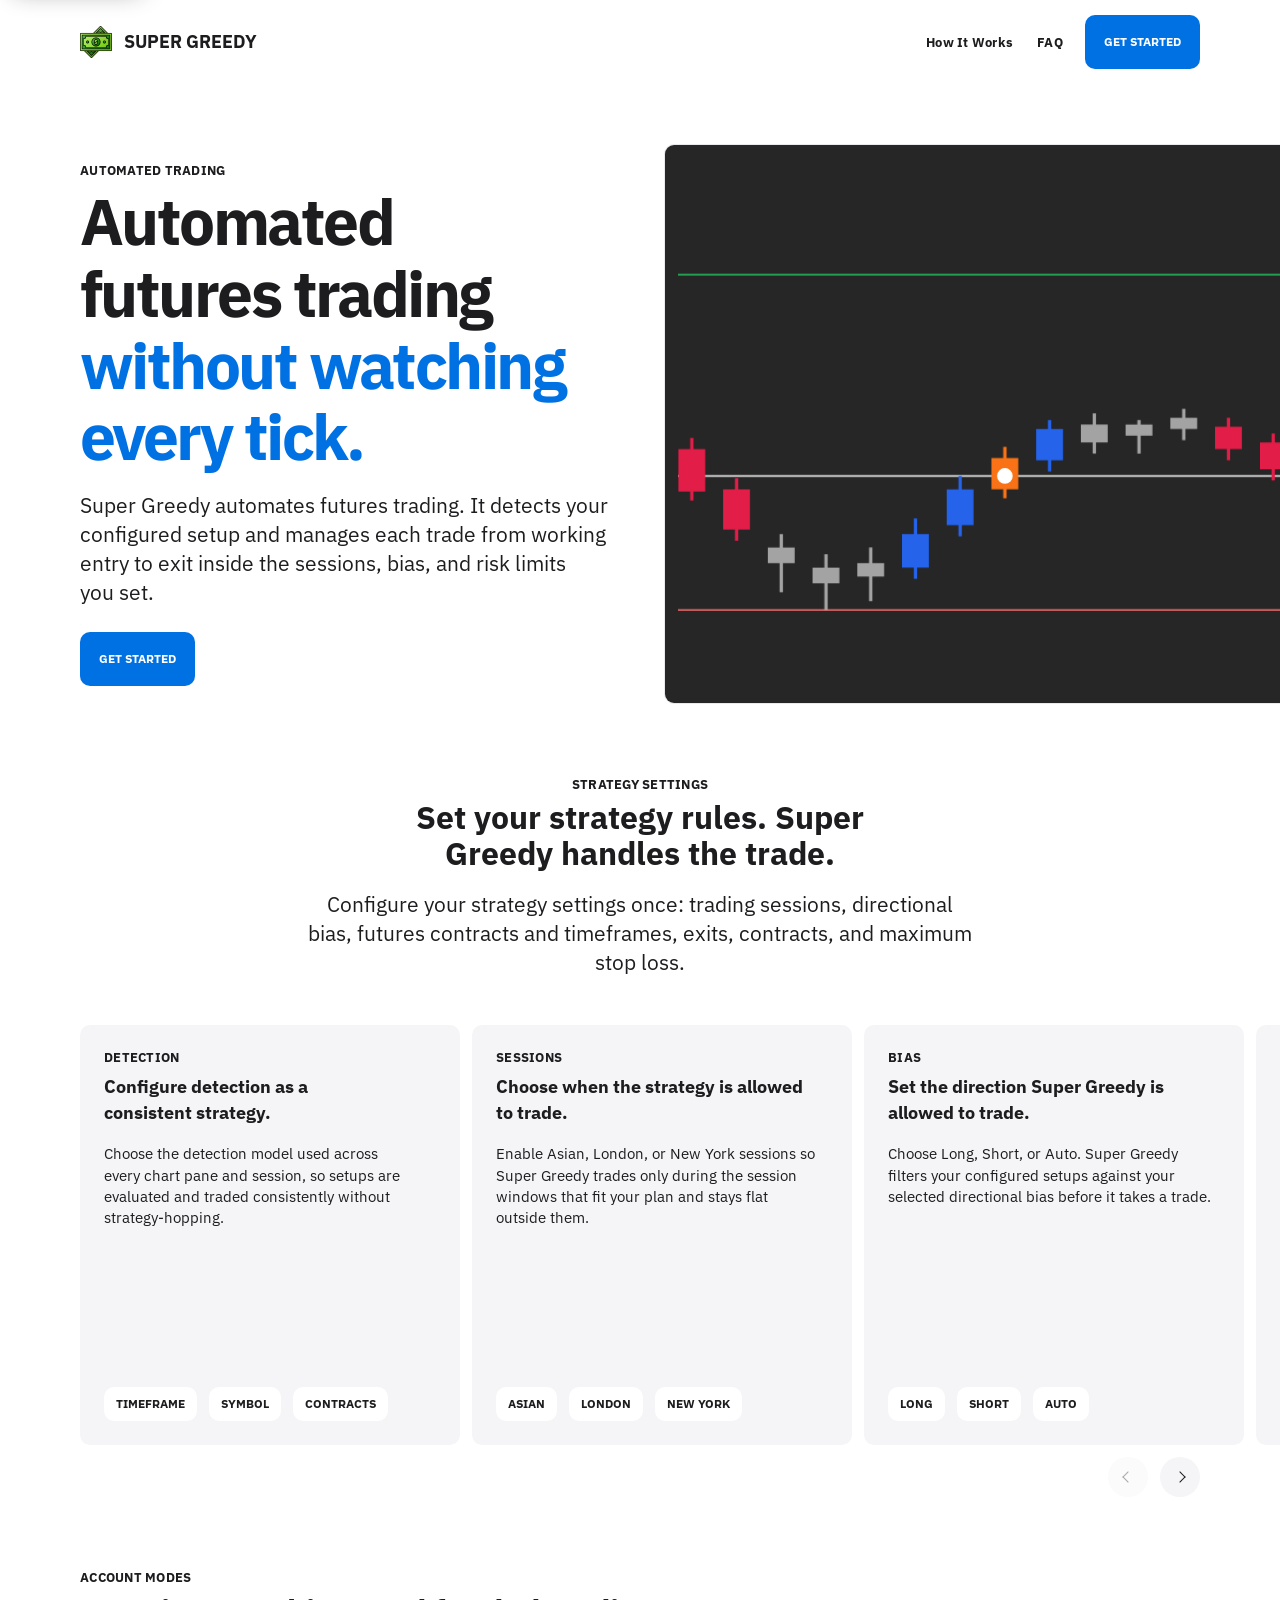
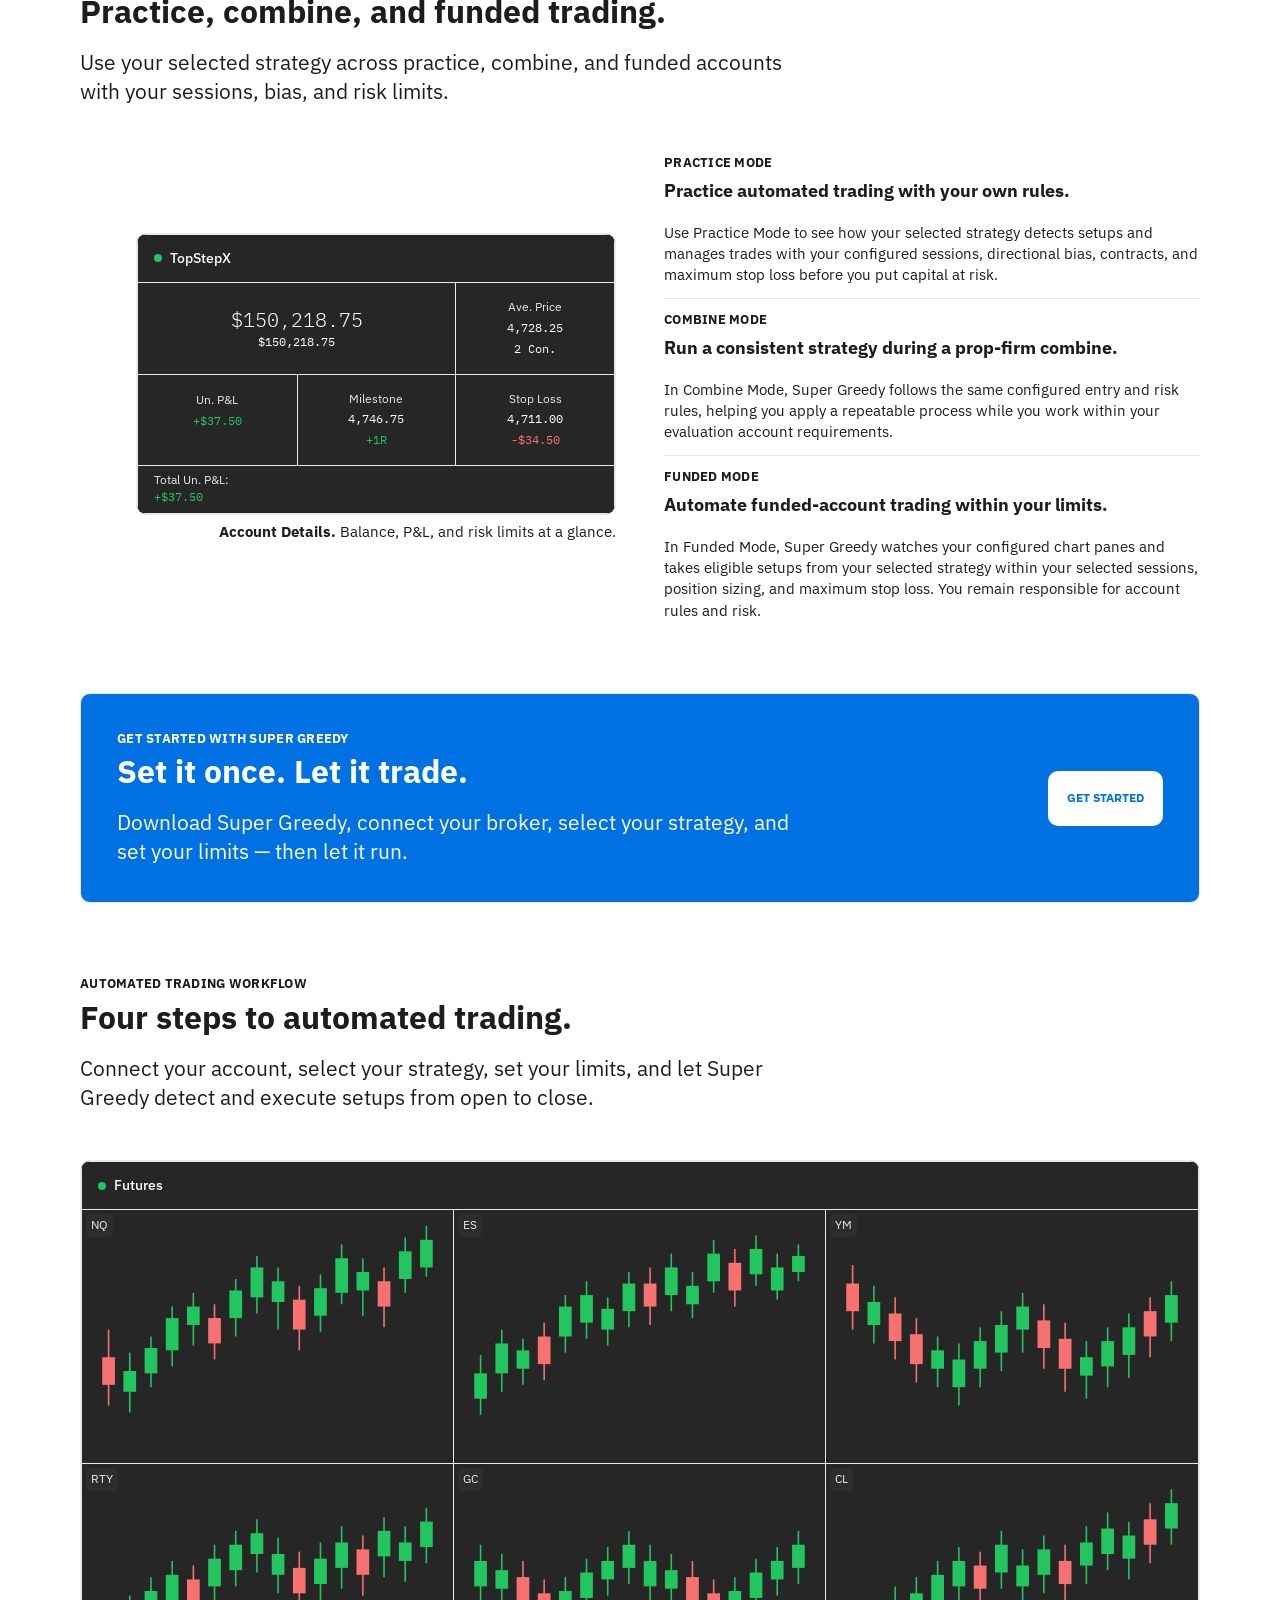
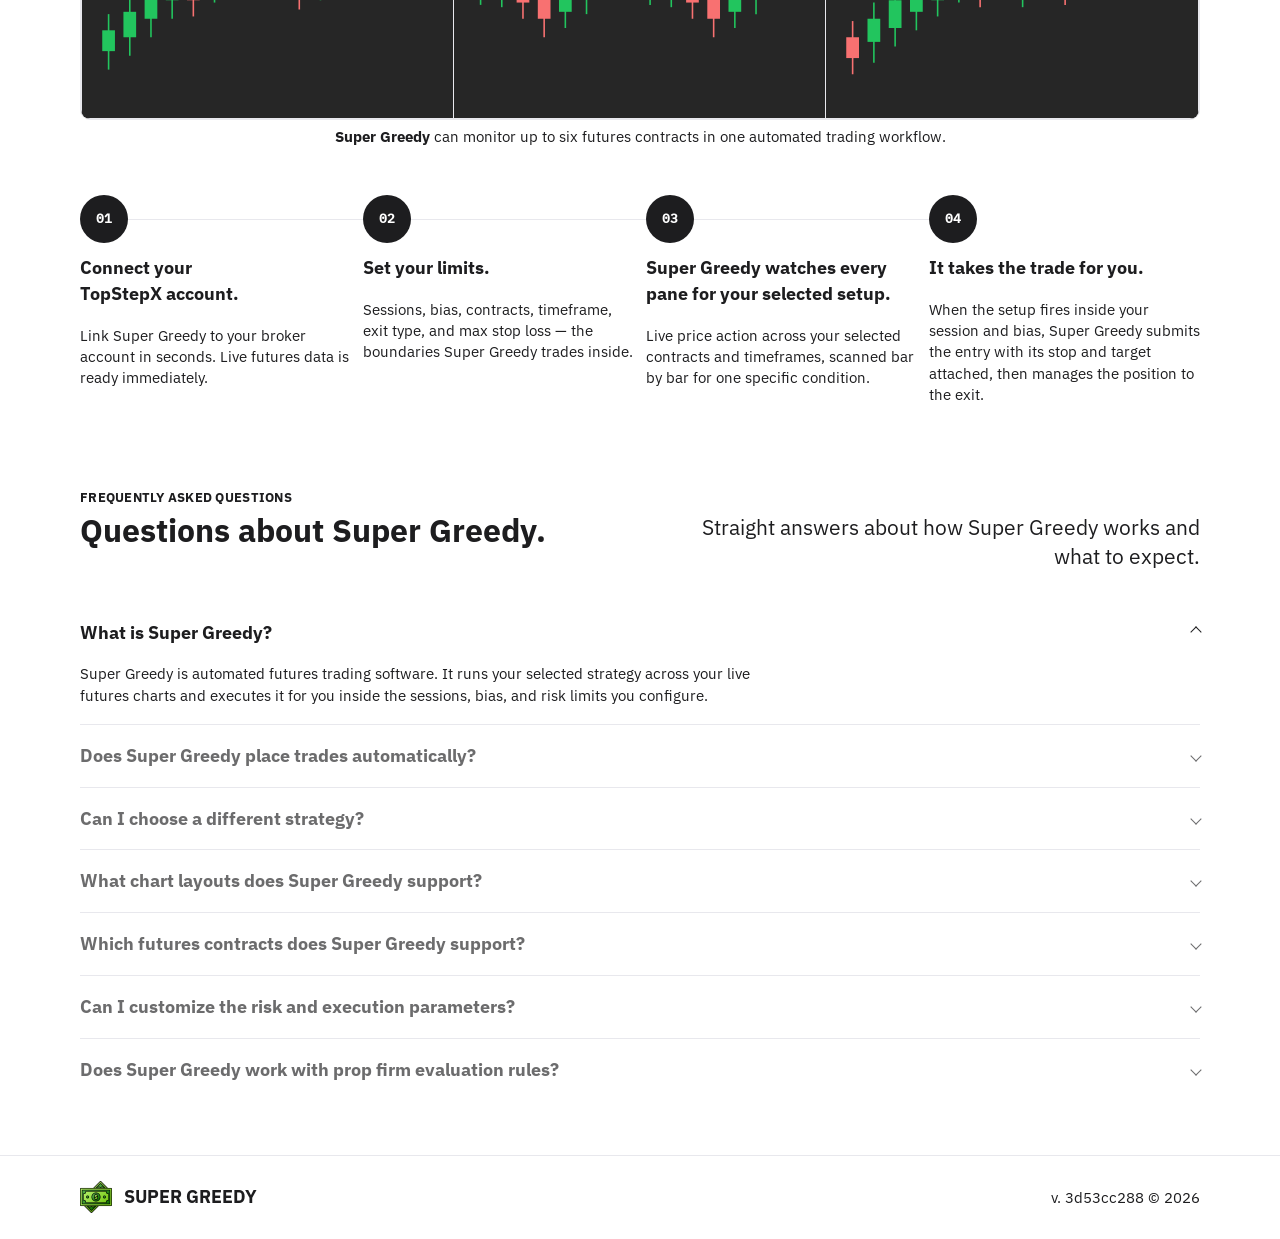
<file: index.html>
<!doctype html><html lang="en"><head><meta charset="UTF-8"/><meta name="viewport" content="width=device-width,initial-scale=1"/><title>Super Greedy | Automated Trading for Futures</title><meta name="description" content="Super Greedy automates futures trading. It detects your configured setup and manages each trade inside the sessions, bias, and risk limits you set."/><meta name="author" content="Super Greedy"/><meta name="application-name" content="Super Greedy"/><meta name="robots" content="index,follow,max-image-preview:large"/><meta name="googlebot" content="index,follow,max-image-preview:large,max-snippet:-1,max-video-preview:-1"/><meta name="bingbot" content="index,follow,max-image-preview:large,max-snippet:-1,max-video-preview:-1"/><meta name="theme-color" content="rgb(29, 29, 31)"/><meta name="referrer" content="strict-origin-when-cross-origin"/><link rel="canonical" href="https://supergreedy.com/"/><link rel="alternate" type="text/plain" href="https://supergreedy.com/llms.txt" title="LLMs"/><link rel="manifest" href="/assets/site.webmanifest?v=3d53cc288"/><link rel="icon" type="image/png" href="/assets/icons/supergreedy.png?v=3d53cc288" sizes="512x512"/><meta property="og:type" content="website"/><meta property="og:site_name" content="Super Greedy"/><meta property="og:title" content="Super Greedy | Automated Trading for Futures"/><meta property="og:description" content="Automated futures trading. Your selected strategy, managed inside the limits you set."/><meta property="og:url" content="https://supergreedy.com/"/><meta property="og:locale" content="en_US"/><meta property="og:image" content="https://supergreedy.com/assets/images/supergreedy-trading-bot-futures-dashboard-multicontracts-1192.webp?v=3d53cc288"/><meta property="og:image:width" content="1192"/><meta property="og:image:height" content="726"/><meta property="og:image:type" content="image/webp"/><meta property="og:image:alt" content="Super Greedy futures trading dashboard showing multiple contracts in one workspace"/><meta name="twitter:image" content="https://supergreedy.com/assets/images/supergreedy-trading-bot-futures-dashboard-multicontracts-1192.webp?v=3d53cc288"/><meta name="twitter:image:alt" content="Super Greedy futures trading dashboard showing multiple contracts in one workspace"/><meta name="twitter:card" content="summary_large_image"/><meta name="twitter:title" content="Super Greedy | Automated Trading for Futures"/><meta name="twitter:description" content="Automated futures trading. Your selected strategy, managed inside the limits you set."/><script type="application/ld+json" id="marketing-json-ld-build">{"@context":"https://schema.org","@graph":[{"@type":"WebSite","inLanguage":"en-US","@id":"https://supergreedy.com/#website","name":"Super Greedy","url":"https://supergreedy.com/","description":"Super Greedy is an automated TopStepX trading bot for futures. Your selected strategy is detected and executed inside the limits traders set.","publisher":{"@id":"https://supergreedy.com/#organization"}},{"@type":"Organization","contactType":"customer support","availableLanguage":["en-US"],"@id":"https://supergreedy.com/#organization","name":"Super Greedy","url":"https://supergreedy.com/","description":"Super Greedy builds automated TopStepX trading software for futures traders.","email":"hello@supergreedy.com","contactPoint":[{"@type":"ContactPoint","contactType":"customer support","email":"hello@supergreedy.com","availableLanguage":["en-US"]}],"logo":{"@id":"https://supergreedy.com/#logo-image"}},{"@type":"ImageObject","@id":"https://supergreedy.com/#logo-image","name":"Super Greedy","url":"https://supergreedy.com/assets/media/logo.svg?v=3d53cc288","contentUrl":"https://supergreedy.com/assets/media/logo.svg?v=3d53cc288","width":512,"height":512,"caption":"Super Greedy app icon","description":"The Super Greedy brand icon."},{"@type":"ImageObject","@id":"https://supergreedy.com/#dashboardTimeframe-image","name":"Super Greedy Futures Trading Dashboard","url":"https://supergreedy.com/assets/images/supergreedy-trading-bot-futures-dashboard-multitimeframe.webp?v=3d53cc288","contentUrl":"https://supergreedy.com/assets/images/supergreedy-trading-bot-futures-dashboard-multitimeframe.webp?v=3d53cc288","width":1276,"height":768,"caption":"Timeframe. Multiple chart intervals, one contract.","description":"A detailed view of the TopStepX futures trading workflow on a laptop, featuring multiple candlestick charts, trading session controls, and automated trading controls."},{"@type":"ImageObject","@id":"https://supergreedy.com/#dashboardMulticontracts-image","name":"Super Greedy Futures Contracts Dashboard","url":"https://supergreedy.com/assets/images/supergreedy-trading-bot-futures-dashboard-multicontracts-1192.webp?v=3d53cc288","contentUrl":"https://supergreedy.com/assets/images/supergreedy-trading-bot-futures-dashboard-multicontracts-1192.webp?v=3d53cc288","width":1192,"height":726,"caption":"Futures. Multiple contracts in one workspace.","description":"A detailed view of the TopStepX futures trading workflow on a laptop, featuring multiple candlestick charts, trading session controls, and automated trading controls."},{"@type":"WebPage","@id":"https://supergreedy.com/#webpage","url":"https://supergreedy.com/","name":"Super Greedy | Automated Trading for Futures","description":"Super Greedy automates futures trading. It detects your configured setup and manages each trade inside the sessions, bias, and risk limits you set.","isPartOf":{"@id":"https://supergreedy.com/#website"},"inLanguage":"en-US","primaryImageOfPage":{"@id":"https://supergreedy.com/#dashboardMulticontracts-image"},"speakable":{"@type":"SpeakableSpecification","cssSelector":["#hero-title","#hero-description","#features-title","#features-description","#account-modes-title","#account-modes-description","#how-it-works-title","#how-it-works-description"]},"about":{"@id":"https://supergreedy.com/#software"},"mainEntity":{"@id":"https://supergreedy.com/#software"},"hasPart":[{"@id":"https://supergreedy.com/#feature-controls"},{"@id":"https://supergreedy.com/#trading-modes"},{"@id":"https://supergreedy.com/#howto"},{"@id":"https://supergreedy.com/#faq"}]},{"@type":"SoftwareApplication","@id":"https://supergreedy.com/#software","name":"Super Greedy","description":"Super Greedy is an automated TopStepX futures trading bot. It runs your selected strategy across live futures charts and manages each trade automatically — submitting the entry with its stop loss and take profit — inside the sessions, bias, contract, timeframe, and max stop loss the trader configures.","applicationCategory":"FinanceApplication","applicationSubCategory":"Futures trading automation software","operatingSystem":"macOS, Windows","inLanguage":"en-US","keywords":"TopStepX trading bot, TopStepX automated trading, automated futures trading, futures trading bot, strategy automation, Opening Range Breakout, ORB, ES futures, NQ futures, MES futures, MNQ futures, prop firm trading","url":"https://supergreedy.com/","mainEntityOfPage":{"@id":"https://supergreedy.com/#webpage"},"publisher":{"@id":"https://supergreedy.com/#organization"},"brand":{"@id":"https://supergreedy.com/#organization"},"image":"https://supergreedy.com/assets/images/supergreedy-trading-bot-futures-dashboard-multitimeframe.webp?v=3d53cc288","screenshot":["https://supergreedy.com/assets/images/supergreedy-trading-bot-futures-dashboard-multitimeframe.webp?v=3d53cc288","https://supergreedy.com/assets/images/supergreedy-trading-bot-futures-dashboard-multicontracts-1192.webp?v=3d53cc288"],"audience":{"@type":"Audience","audienceType":"Futures traders; prop firm traders; swing traders"},"featureList":["Configure detection as a consistent strategy.","Choose when the strategy is allowed to trade.","Set the direction Super Greedy is allowed to trade.","Choose the futures contracts and timeframes the strategy watches.","Define exits and maximum loss before every trade."]},{"@type":"ItemList","@id":"https://supergreedy.com/#feature-controls","name":"Set your strategy rules. Super Greedy handles the trade.","description":"Configure your strategy settings once: trading sessions, directional bias, futures contracts and timeframes, exits, contracts, and maximum stop loss.","itemListElement":[{"@type":"ListItem","position":1,"description":"Choose the detection model used across every chart pane and session, so setups are evaluated and traded consistently without strategy-hopping.","name":"Configure detection as a consistent strategy."},{"@type":"ListItem","position":2,"description":"Enable Asian, London, or New York sessions so Super Greedy trades only during the session windows that fit your plan and stays flat outside them.","name":"Choose when the strategy is allowed to trade."},{"@type":"ListItem","position":3,"description":"Choose Long, Short, or Auto. Super Greedy filters your configured setups against your selected directional bias before it takes a trade.","name":"Set the direction Super Greedy is allowed to trade."},{"@type":"ListItem","position":4,"description":"Configure futures contracts and timeframes you follow. Each selected chart pane stays synced to live futures data and can trade.","name":"Choose the futures contracts and timeframes the strategy watches."},{"@type":"ListItem","position":5,"description":"Set exit type, contracts, timeframe, and maximum stop loss in advance. Super Greedy submits the protective bracket with the order instead of adding it afterward.","name":"Define exits and maximum loss before every trade."}]},{"@type":"ItemList","@id":"https://supergreedy.com/#trading-modes","name":"Practice, combine, and funded trading.","description":"Use your selected strategy across practice, combine, and funded accounts with your sessions, bias, and risk limits.","itemListElement":[{"@type":"ListItem","position":1,"name":"Practice automated trading with your own rules.","description":"Use Practice Mode to see how your selected strategy detects setups and manages trades with your configured sessions, directional bias, contracts, and maximum stop loss before you put capital at risk."},{"@type":"ListItem","position":2,"name":"Run a consistent strategy during a prop-firm combine.","description":"In Combine Mode, Super Greedy follows the same configured entry and risk rules, helping you apply a repeatable process while you work within your evaluation account requirements."},{"@type":"ListItem","position":3,"name":"Automate funded-account trading within your limits.","description":"In Funded Mode, Super Greedy watches your configured chart panes and takes eligible setups from your selected strategy within your selected sessions, position sizing, and maximum stop loss. You remain responsible for account rules and risk."}]},{"@type":"HowTo","@id":"https://supergreedy.com/#howto","name":"Four steps to automated trading.","description":"Connect your account, select your strategy, set your limits, and let Super Greedy detect and execute setups from open to close.","step":[{"@type":"HowToStep","position":1,"name":"Connect your TopStepX account.","text":"Link Super Greedy to your broker account in seconds. Live futures data is ready immediately."},{"@type":"HowToStep","position":2,"name":"Set your limits.","text":"Sessions, bias, contracts, timeframe, exit type, and max stop loss — the boundaries Super Greedy trades inside."},{"@type":"HowToStep","position":3,"name":"Super Greedy watches every pane for your selected setup.","text":"Live price action across your selected contracts and timeframes, scanned bar by bar for one specific condition."},{"@type":"HowToStep","position":4,"name":"It takes the trade for you.","text":"When the setup fires inside your session and bias, Super Greedy submits the entry with its stop and target attached, then manages the position to the exit."}]},{"@type":"FAQPage","@id":"https://supergreedy.com/#faq","url":"https://supergreedy.com/#faq","name":"Questions about Super Greedy.","description":"Straight answers about how Super Greedy works and what to expect.","isPartOf":{"@id":"https://supergreedy.com/#webpage"},"mainEntity":[{"@type":"Question","name":"What is Super Greedy?","acceptedAnswer":{"@type":"Answer","text":"Super Greedy is automated futures trading software. It runs your selected strategy across your live futures charts and executes it for you inside the sessions, bias, and risk limits you configure."}},{"@type":"Question","name":"Does Super Greedy place trades automatically?","acceptedAnswer":{"@type":"Answer","text":"Yes. When your selected setup appears inside your configured session and bias, Super Greedy submits the entry with its stop loss and take profit attached, and manages the position through to the exit. You set the limits; it does the execution."}},{"@type":"Question","name":"Can I choose a different strategy?","acceptedAnswer":{"@type":"Answer","text":"Yes. You can select the strategy that fits your trading plan, then configure its sessions, bias, futures contracts, timeframes, and risk limits."}},{"@type":"Question","name":"What chart layouts does Super Greedy support?","acceptedAnswer":{"@type":"Answer","text":"Super Greedy supports multi-timeframe futures layouts. Each pane can use the intervals and futures symbols you configure in the Strategy card, and each pane can trade."}},{"@type":"Question","name":"Which futures contracts does Super Greedy support?","acceptedAnswer":{"@type":"Answer","text":"Super Greedy currently supports futures. Available contracts include ES, NQ, MES, and MNQ, depending on your TopStepX account."}},{"@type":"Question","name":"Can I customize the risk and execution parameters?","acceptedAnswer":{"@type":"Answer","text":"Yes — strategy, contracts, timeframe, exit type, and max stop loss. Super Greedy applies the rules you configure consistently across your selected charts and sessions."}},{"@type":"Question","name":"Does Super Greedy work with prop firm evaluation rules?","acceptedAnswer":{"@type":"Answer","text":"Yes. Super Greedy works with TopStepX practice, evaluation, and funded accounts. Position sizing and max stop loss help you stay inside prop firm evaluation requirements."}}]}]}</script><link rel="preload" as="style" href="/assets/ibm-plex-fonts.css?v=3d53cc288" onload='this.onload=null,this.rel="stylesheet"'/><noscript><link rel="stylesheet" href="/assets/ibm-plex-fonts.css?v=3d53cc288"/></noscript><link rel="preload" as="style" href="/assets/website.css?v=3d53cc288" onload='this.onload=null,this.rel="stylesheet"'/><noscript><link rel="stylesheet" href="/assets/website.css?v=3d53cc288"/></noscript><script data-marketing-runtime="media-animations">(()=>{document.documentElement.classList.add("marketingMediaAnimationsEnabled");const e=new Map,t=e=>{const t=String(e).trim().match(/^(-?[\d.]+)(ms|s)$/);if(!t)return 0;const n=Number(t[1]);return Number.isFinite(n)?n*("s"===t[2]?1e3:1):0},n=e=>e&&"function"==typeof e.getAnimations?e.getAnimations({subtree:!0}):[],a=e=>{const t=e.effect?.getComputedTiming?.(),n=Number(t?.endTime);return Number.isFinite(n)?n:Number.POSITIVE_INFINITY},i=(e,i)=>{if(!i||"function"!=typeof e.getAnimations||"function"!=typeof i.getAnimations)return null;const r=[...i.querySelectorAll(".marketingListItem[data-stepper-step]")];if(!r.length)return null;let o=new Map,s=[],c=0,u=0,l=0,m=null,d=1,p="inactive",f=null,g=0;const h=(e=f)=>{const t=r.indexOf(e);r.forEach((n,a)=>{const i=o.get(n),r=Number.isFinite(i)&&u<i,s=e&&a>t;e&&n===e?n.dataset.stepperPlayback="hovered":r||s?n.dataset.stepperPlayback="muted":delete n.dataset.stepperPlayback})},b=(e,t=null)=>{e?i.dataset.stepperPlayback=e:delete i.dataset.stepperPlayback,h(t||f)},w=()=>{s.forEach(e=>e.pause())},v=e=>{s.forEach(t=>{t.currentTime=e})},y=e=>{if(!l)return void(l=e);const t=Math.max(0,e-l);if(l=e,"auto"===p)u=Math.min(c,u+t);else{if("seeking"!==p||null==m)return;u+=t*d;(d>0?u>=m:u<=m)&&(u=m,p="paused",b(null,f))}v(u),h()},M=e=>{g=0,y(e),"auto"===p&&u>=c&&(p="paused"),"auto"!==p&&"seeking"!==p||(g=window.requestAnimationFrame(M))},E=()=>{g||(g=window.requestAnimationFrame(M))},L=e=>{if(f=e,"inactive"===p)return;const t=o.get(e);if(!Number.isFinite(t))return;const n=performance.now();y(n),m=Math.min(c,Math.max(0,t));const a=m-u;if(Math.abs(a)<1)return p="paused",b(null,e),w(),v(m),void(u=m);d=a>0?1:-1,p="seeking",b(d<0?"reverse":null,e),l=n,E()},S=()=>{if(f=null,b(null),"inactive"===p)return;const e=performance.now();y(e),m=null,p="auto",l=e,E()};return r.forEach(e=>{e.addEventListener("pointerenter",()=>L(e)),e.addEventListener("pointerleave",S),e.addEventListener("focusin",()=>L(e)),e.addEventListener("focusout",t=>{e.contains(t.relatedTarget)||S()})}),{activate(){(()=>{const u=r.map(e=>{const n=window.getComputedStyle(e);return{item:e,start:t(n.animationDelay),duration:t(n.animationDuration)}}),l=[...new Set([...n(e),...n(i)])];s=l;const m=l.map(a).filter(Number.isFinite),d=new Map(r.map(t=>{const i=t.dataset.stepperStep,r=i?[...e.querySelectorAll(`[data-chart-step="${i}"]`)]:[],o=[...new Set(r.flatMap(n))].map(a).filter(Number.isFinite);return[i,o.length?Math.max(...o):0]}));c=Math.max(c,...m,...u.map(({start:e,duration:t})=>e+t),0),o=new Map(u.map(({item:e,start:t,duration:n})=>[e,Math.min(c,Math.max(t+n,d.get(e.dataset.stepperStep)||0))])),h()})(),b(null),p="auto",u=0,l=performance.now(),w(),v(0),E(),f&&L(f)}}},r=t=>{t.dataset.mediaAnimationState="in-frame",t.closest(".sectionLayout")?.classList.add("sectionLayout--media-in-frame"),e.get(t)?.activate()},o=()=>{const t=[...document.querySelectorAll(".marketingShowcaseFrame")];if(!t.length)return;if(t.forEach(t=>{const n=t.closest(".sectionLayout")?.querySelector('.marketingList--stepper[data-stepper-animation="chart"]'),a=i(t,n);a&&e.set(t,a)}),"function"!=typeof window.IntersectionObserver)return void t.forEach(r);const n=new Map,a=new window.IntersectionObserver(e=>((e,t)=>{for(const a of e){if(!a.isIntersecting||a.intersectionRatio<1)continue;const e=n.get(a.target)??a.target;r(e),t.unobserve(a.target)}})(e,a),{threshold:[1]});t.forEach(e=>{const t=e.closest(".sectionMedia--bleed")?.closest(".sectionLayout")??e;n.set(t,e),a.observe(t)})};"loading"===document.readyState?document.addEventListener("DOMContentLoaded",o,{once:!0}):o()})()</script><script src="/assets/component-carousel.js?v=3d53cc288" defer="defer"></script><script>!function(){var e=function(){var e=document.head;if(e&&!e.querySelector('[data-marketing-gtm-target="head"]')){var t=document.createElement("script");t.dataset.marketingGtmTarget="head",t.text="(function(w,d,s,l,i){w[l]=w[l]||[];w[l].push({'gtm.start':new Date().getTime(),event:'gtm.js'});var f=d.getElementsByTagName(s)[0],j=d.createElement(s),dl=l!='dataLayer'?'&l='+l:'';j.async=true;j.src='https://www.googletagmanager.com/gtm.js?id='+i+dl;f.parentNode.insertBefore(j,f);})(window,document,'script','dataLayer','GTM-PTG5FV86');",e.appendChild(t)}},t=function(){window.removeEventListener("pointerdown",t),window.removeEventListener("keydown",t),"function"!=typeof window.requestIdleCallback?window.setTimeout(e,0):window.requestIdleCallback(e)};window.addEventListener("pointerdown",t,{once:!0,passive:!0}),window.addEventListener("keydown",t,{once:!0,passive:!0})}()</script></head><body id="top"><noscript><iframe src="https://www.googletagmanager.com/ns.html?id=GTM-PTG5FV86" height="0" width="0" style="display:none;visibility:hidden"></iframe></noscript><a class="skipLink" href="#main-content">Skip to content</a><header><span class="marketingNavScrollSentinel" data-marketing-nav-sentinel aria-hidden="true"></span><nav class="marketingNav" aria-label="Primary site navigation"><div class="marketingNavInner"><a class="marketingBrandRow" href="/" aria-label="Super Greedy home"><img class="marketingIcon" src="/assets/media/logo.svg?v=3d53cc288" alt="" aria-hidden="true" width="32" height="32"/> <span class="typography-title typography-title--brand">Super Greedy</span></a><div class="marketingNavRight"><ul class="marketingNavLinks" aria-label="Explore Super Greedy"><li><a class="marketingNavLink" href="/#how-it-works">How It Works</a></li><li><a class="marketingNavLink" href="/#faq">FAQ</a></li></ul><div class="marketingNavActions"><a class="primaryAction" href="/#download-cta" aria-label="Get started with Super Greedy"><span>Get Started</span></a></div></div></div></nav></header><script src="/assets/navigation.js?v=3d53cc288" defer="defer"></script><main id="main-content" class="marketingShell"><section class="marketingSection" id="hero" data-layout="half" aria-labelledby="hero-title" aria-describedby="hero-description"><div class="sectionLayout layout--half"><div class="sectionContent" data-section-slot="content"><header class="sectionIntro header-hero" data-section-slot="header"><span class="fieldLabel">Automated Trading</span><h1 id="hero-title" class="typography-title">Automated futures trading <strong>without watching every tick.</strong></h1><p id="hero-description" class="typography-lead">Super Greedy automates futures trading. It detects your configured setup and manages each trade from working entry to exit inside the sessions, bias, and risk limits you set.</p><div class="sectionActions sectionHeaderActions" data-section-element="button"><a class="primaryAction" href="/#download-cta" aria-label="Get started with Super Greedy"><span>Get Started</span></a></div></header></div><figure class="marketingShowcase sectionMedia sectionMedia--bleed" data-section-slot="media"><div class="marketingShowcaseFrame"><svg viewBox="0 0 500 250" xmlns="http://www.w3.org/2000/svg" class="chartIllustrationSvg" role="img" aria-label="Trend detection chart showing entry, take-profit, and stop-loss levels." focusable="false"><rect class="chartIllustrationBackground" width="500" height="250"/><g class="chartLevel" style="--d:var(--marketing-trend-level-delay)"><g class="chartIllustrationLineReveal"><line class="chartIllustrationTakeProfitLine chartIllustrationLine" x1="6" y1="58" x2="438" y2="58" stroke-width="0.75"/><line class="chartIllustrationEntryLine chartIllustrationLine" x1="6" y1="148" x2="438" y2="148" stroke-width="0.75"/><line class="chartIllustrationStopLossLine chartIllustrationLine" x1="6" y1="208" x2="438" y2="208" stroke-width="0.75"/></g><g class="chartIllustrationLineBadge"><rect class="chartIllustrationTakeProfitPlate" x="440" y="51" width="52" height="14" rx="3" opacity="0.9"/><text class="chartIllustrationTakeProfitText" x="490" y="61" text-anchor="end">TAKE PROFIT</text></g><g class="chartIllustrationLineBadge"><rect class="chartIllustrationEntryPlate" x="440" y="141" width="52" height="14" rx="3" opacity="0.9"/><text class="chartIllustrationEntryText" x="490" y="151" text-anchor="end">ENTRY</text></g><g class="chartIllustrationLineBadge"><rect class="chartIllustrationStopLossPlate" x="440" y="201" width="52" height="14" rx="3" opacity="0.9"/><text class="chartIllustrationStopLossText" x="490" y="211" text-anchor="end">STOP LOSS</text></g></g><g class="chartBar chartBar--down" style="--d:0s"><line x1="12" y1="131" x2="12" y2="159" stroke-width="1.5"/><rect x="6" y="136" width="12" height="19"/></g><g class="chartBar chartBar--down" style="--d:var(--marketing-chart-bar-stagger)"><line x1="32" y1="149" x2="32" y2="177" stroke-width="1.5"/><rect x="26" y="154" width="12" height="18"/></g><g class="chartBar chartBar--neutral" style="--d:calc(var(--marketing-chart-bar-stagger) * 2)"><line x1="52" y1="174" x2="52" y2="200" stroke-width="1.5"/><rect x="46" y="180" width="12" height="7"/></g><g class="chartBar chartBar--neutral" style="--d:calc(var(--marketing-chart-bar-stagger) * 3)"><line x1="72" y1="183" x2="72" y2="208" stroke-width="1.5"/><rect x="66" y="189" width="12" height="7"/></g><g class="chartBar chartBar--neutral" style="--d:calc(var(--marketing-chart-bar-stagger) * 4)"><line x1="92" y1="180" x2="92" y2="204" stroke-width="1.5"/><rect x="86" y="187" width="12" height="6"/></g><g class="chartBar chartBar--long" style="--d:calc(var(--marketing-chart-bar-stagger) * 5)"><line x1="112" y1="167" x2="112" y2="194" stroke-width="1.5"/><rect x="106" y="174" width="12" height="15"/></g><g class="chartBar chartBar--long" style="--d:calc(var(--marketing-chart-bar-stagger) * 6)"><line x1="132" y1="148" x2="132" y2="175" stroke-width="1.5"/><rect x="126" y="154" width="12" height="16"/></g><g class="chartBar chartBar--open" style="--d:calc(var(--marketing-chart-bar-stagger) * 7)"><line x1="152" y1="135" x2="152" y2="158" stroke-width="1.5"/><rect x="146" y="140" width="12" height="14"/></g><g class="chartBar chartBar--long" style="--d:calc(var(--marketing-chart-bar-stagger) * 8)"><line x1="172" y1="123" x2="172" y2="146" stroke-width="1.5"/><rect x="166" y="127" width="12" height="14"/></g><g class="chartBar chartBar--neutral" style="--d:calc(var(--marketing-chart-bar-stagger) * 9)"><line x1="192" y1="120" x2="192" y2="138" stroke-width="1.5"/><rect x="186" y="125" width="12" height="8"/></g><g class="chartBar chartBar--neutral" style="--d:calc(var(--marketing-chart-bar-stagger) * 10)"><line x1="212" y1="123" x2="212" y2="138" stroke-width="1.5"/><rect x="206" y="125" width="12" height="5"/></g><g class="chartBar chartBar--neutral" style="--d:calc(var(--marketing-chart-bar-stagger) * 11)"><line x1="232" y1="118" x2="232" y2="132" stroke-width="1.5"/><rect x="226" y="122" width="12" height="5"/></g><g class="chartBar chartBar--down" style="--d:calc(var(--marketing-chart-bar-stagger) * 12)"><line x1="252" y1="122" x2="252" y2="141" stroke-width="1.5"/><rect x="246" y="126" width="12" height="10"/></g><g class="chartBar chartBar--down" style="--d:calc(var(--marketing-chart-bar-stagger) * 13)"><line x1="272" y1="129" x2="272" y2="150" stroke-width="1.5"/><rect x="266" y="133" width="12" height="12"/></g><g class="chartBar chartBar--down" style="--d:calc(var(--marketing-chart-bar-stagger) * 14)"><line x1="292" y1="134" x2="292" y2="151" stroke-width="1.5"/><rect x="286" y="138" width="12" height="5"/></g><g class="chartBar chartBar--down" style="--d:calc(var(--marketing-chart-bar-stagger) * 15)"><line x1="312" y1="133" x2="312" y2="153" stroke-width="1.5"/><rect x="306" y="139" width="12" height="8"/></g><g class="chartBar chartBar--long" style="--d:calc(var(--marketing-chart-bar-stagger) * 16)"><line x1="332" y1="129" x2="332" y2="150" stroke-width="1.5"/><rect x="326" y="133" width="12" height="13"/></g><g class="chartBar chartBar--long" style="--d:calc(var(--marketing-chart-bar-stagger) * 17)"><line x1="352" y1="115" x2="352" y2="138" stroke-width="1.5"/><rect x="346" y="119" width="12" height="15"/></g><g class="chartBar chartBar--long" style="--d:calc(var(--marketing-chart-bar-stagger) * 18)"><line x1="372" y1="101" x2="372" y2="124" stroke-width="1.5"/><rect x="366" y="105" width="12" height="14"/></g><g class="chartBar chartBar--long" style="--d:calc(var(--marketing-chart-bar-stagger) * 19)"><line x1="392" y1="88" x2="392" y2="112" stroke-width="1.5"/><rect x="386" y="92" width="12" height="14"/></g><g class="chartBar chartPostEntryTargetBar" style="--d:calc(var(--marketing-chart-bar-stagger) * 20)"><line x1="412" y1="58" x2="412" y2="89" stroke-width="1.5"/><rect x="406" y="66" width="12" height="19"/></g><g class="chartBar chartBar--long" style="--d:calc(var(--marketing-chart-bar-stagger) * 21)"><line x1="432" y1="47" x2="432" y2="73" stroke-width="1.5"/><rect x="426" y="52" width="12" height="17"/></g><circle class="chartDotRing chartIllustrationEntryDot" cx="152" cy="148" r="3.5" fill="none" stroke-width="1.5" vector-effect="non-scaling-stroke" style="--d:var(--marketing-trend-entry-dot-delay)"/><circle class="chartDot chartIllustrationEntryDot" cx="152" cy="148" r="3.5" style="--d:var(--marketing-trend-entry-dot-delay)"/><circle class="chartDotRing chartIllustrationTakeProfitDot" cx="412" cy="58" r="3.5" fill="none" stroke-width="1.5" vector-effect="non-scaling-stroke" style="--d:var(--marketing-trend-take-profit-dot-delay)"/><circle class="chartDot chartIllustrationTakeProfitDot" cx="412" cy="58" r="3.5" style="--d:var(--marketing-trend-take-profit-dot-delay)"/></svg></div></figure></div></section><section class="marketingSection" id="features" data-layout="full" aria-labelledby="features-title" aria-describedby="features-description"><div class="sectionLayout layout--full"><div class="sectionContent" data-section-slot="content"><header class="sectionIntro header-center" data-section-slot="header"><span class="fieldLabel">Strategy Settings</span><h2 id="features-title" class="typography-title">Set your strategy rules. Super Greedy handles the trade.</h2><p id="features-description" class="typography-lead">Configure your strategy settings once: trading sessions, directional bias, futures contracts and timeframes, exits, contracts, and maximum stop loss.</p></header><div class="imageWorkflowCarousel" data-carousel role="region" aria-roledescription="carousel" aria-label="Set your strategy rules. Super Greedy handles the trade."><ul id="features-carousel" class="imageWorkflowGrid" aria-labelledby="features-title"><li class="featureCard" aria-labelledby="feature-detection-title" aria-describedby="feature-detection-paragraph"><span class="fieldLabel">Detection</span><h3 id="feature-detection-title" class="typography-title">Configure detection as a consistent strategy.</h3><p id="feature-detection-paragraph" class="typography-paragraph">Choose the detection model used across every chart pane and session, so setups are evaluated and traded consistently without strategy-hopping.</p><ul class="marketingBadgeRow" data-section-element="badge" aria-label="Detection strategy settings"><li><span class="marketingBadge">Timeframe</span></li><li><span class="marketingBadge">Symbol</span></li><li><span class="marketingBadge">Contracts</span></li></ul></li><li class="featureCard" aria-labelledby="feature-sessions-title" aria-describedby="feature-sessions-paragraph"><span class="fieldLabel">Sessions</span><h3 id="feature-sessions-title" class="typography-title">Choose when the strategy is allowed to trade.</h3><p id="feature-sessions-paragraph" class="typography-paragraph">Enable Asian, London, or New York sessions so Super Greedy trades only during the session windows that fit your plan and stays flat outside them.</p><ul class="marketingBadgeRow" data-section-element="badge" aria-label="Selected trading sessions"><li><span class="marketingBadge">Asian</span></li><li><span class="marketingBadge">London</span></li><li><span class="marketingBadge">New York</span></li></ul></li><li class="featureCard" aria-labelledby="feature-bias-title" aria-describedby="feature-bias-paragraph"><span class="fieldLabel">Bias</span><h3 id="feature-bias-title" class="typography-title">Set the direction Super Greedy is allowed to trade.</h3><p id="feature-bias-paragraph" class="typography-paragraph">Choose Long, Short, or Auto. Super Greedy filters your configured setups against your selected directional bias before it takes a trade.</p><ul class="marketingBadgeRow" data-section-element="badge" aria-label="Available directional bias settings"><li><span class="marketingBadge">Long</span></li><li><span class="marketingBadge">Short</span></li><li><span class="marketingBadge">Auto</span></li></ul></li><li class="featureCard" aria-labelledby="feature-charts-title" aria-describedby="feature-charts-paragraph"><span class="fieldLabel">Futures</span><h3 id="feature-charts-title" class="typography-title">Choose the futures contracts and timeframes the strategy watches.</h3><p id="feature-charts-paragraph" class="typography-paragraph">Configure futures contracts and timeframes you follow. Each selected chart pane stays synced to live futures data and can trade.</p><ul class="marketingBadgeRow" data-section-element="badge" aria-label="Futures trading settings"><li><span class="marketingBadge">Futures</span></li></ul></li><li class="featureCard" aria-labelledby="feature-risk-title" aria-describedby="feature-risk-paragraph"><span class="fieldLabel">Risk</span><h3 id="feature-risk-title" class="typography-title">Define exits and maximum loss before every trade.</h3><p id="feature-risk-paragraph" class="typography-paragraph">Set exit type, contracts, timeframe, and maximum stop loss in advance. Super Greedy submits the protective bracket with the order instead of adding it afterward.</p><ul class="marketingBadgeRow" data-section-element="badge" aria-label="Risk and execution settings"><li><span class="marketingBadge">Daily P&amp;L</span></li><li><span class="marketingBadge">Max Stop Loss</span></li></ul></li></ul><div class="imageWorkflowControls" role="group" aria-label="Carousel controls"><button class="imageWorkflowControl" type="button" data-carousel-action="previous" aria-controls="features-carousel" aria-label="Previous card"><span class="marketingCaret marketingCaret--left" aria-hidden="true"></span></button> <button class="imageWorkflowControl" type="button" data-carousel-action="next" aria-controls="features-carousel" aria-label="Next card"><span class="marketingCaret" aria-hidden="true"></span></button></div></div></div></div></section><section class="marketingSection" id="account-modes" data-layout="half" aria-labelledby="account-modes-title" aria-describedby="account-modes-description"><div class="sectionLayout layout--half layout--reversed sectionLayout--header-full"><div class="sectionContent" data-section-slot="content"><header class="sectionIntro header-left" data-section-slot="header"><span class="fieldLabel">Account Modes</span><h2 id="account-modes-title" class="typography-title">Practice, combine, and funded trading.</h2><p id="account-modes-description" class="typography-lead">Use your selected strategy across practice, combine, and funded accounts with your sessions, bias, and risk limits.</p></header><div class="sectionContentBody"><div class="listExample"><ul class="marketingList marketingList--vertical" aria-labelledby="account-modes-title"><li class="marketingListItem" aria-labelledby="use-case-practice-title" aria-describedby="use-case-practice-paragraph"><div class="itemContent"><span class="fieldLabel">Practice Mode</span><h3 id="use-case-practice-title" class="typography-title">Practice automated trading with your own rules.</h3><p id="use-case-practice-paragraph" class="typography-paragraph">Use Practice Mode to see how your selected strategy detects setups and manages trades with your configured sessions, directional bias, contracts, and maximum stop loss before you put capital at risk.</p></div></li><li class="marketingListItem" aria-labelledby="use-case-combine-title" aria-describedby="use-case-combine-paragraph"><div class="itemContent"><span class="fieldLabel">Combine Mode</span><h3 id="use-case-combine-title" class="typography-title">Run a consistent strategy during a prop-firm combine.</h3><p id="use-case-combine-paragraph" class="typography-paragraph">In Combine Mode, Super Greedy follows the same configured entry and risk rules, helping you apply a repeatable process while you work within your evaluation account requirements.</p></div></li><li class="marketingListItem" aria-labelledby="use-case-funded-title" aria-describedby="use-case-funded-paragraph"><div class="itemContent"><span class="fieldLabel">Funded Mode</span><h3 id="use-case-funded-title" class="typography-title">Automate funded-account trading within your limits.</h3><p id="use-case-funded-paragraph" class="typography-paragraph">In Funded Mode, Super Greedy watches your configured chart panes and takes eligible setups from your selected strategy within your selected sessions, position sizing, and maximum stop loss. You remain responsible for account rules and risk.</p></div></li></ul></div></div></div><figure class="marketingShowcase sectionMedia" data-section-slot="media"><div class="marketingShowcaseFrame"><div class="platformPreviewCard flex flex-col overflow-hidden" role="img" aria-label="Illustrative TopStepX Platform card showing animated sample daily account balance, unrealized profit and loss, average price, milestone, stop loss, and total unrealized profit and loss."><div class="platformPreviewHeader platformPreviewDivider flex h-12 min-h-0 shrink-0 flex-row items-center overflow-hidden border-b px-4"><div class="platformPreviewBrand flex items-center gap-2"><span class="platformPreviewStatePositive h-2 w-2 shrink-0 rounded-full" aria-hidden="true"></span><span>TopStepX</span></div></div><div class="platformPreviewGrid grid min-h-0 w-full flex-1 grid-cols-3 grid-rows-2 gap-0" aria-hidden="true"><div class="col-span-2 flex h-full min-h-0 flex-col items-center justify-center gap-1 p-4 text-center"><span class="gbMktValueTicker platformPreviewBalance font-mono"><span>$150,218.75</span><span>$150,236.25</span><span>$150,204.50</span><span>$150,218.75</span></span><span class="platformPreviewSecondaryValue font-mono">$150,218.75</span></div><div class="platformPreviewDivider flex h-full min-h-0 flex-col items-center justify-center gap-1 border-l p-4 text-center"><span class="platformPreviewMuted">Ave. Price</span><span class="font-mono">4,728.25</span><span class="font-mono">2 Con.</span></div><div class="platformPreviewDivider flex h-full min-h-0 flex-col items-center justify-center gap-1 border-t p-4 text-center"><span class="platformPreviewMuted">Un. P&amp;L</span><span class="platformPreviewStatePositive gbMktValueTicker font-mono"><span>+$37.50</span><span>+$55.00</span><span>+$23.25</span><span>+$37.50</span></span><span class="font-mono">&nbsp;</span></div><div class="platformPreviewDivider flex h-full min-h-0 flex-col items-center justify-center gap-1 border-l border-t p-4 text-center"><span class="platformPreviewMuted">Milestone</span><span class="font-mono">4,746.75</span><span class="platformPreviewStatePositive font-mono">+1R</span></div><div class="platformPreviewDivider flex h-full min-h-0 flex-col items-center justify-center gap-1 border-l border-t p-4 text-center"><span class="platformPreviewMuted">Stop Loss</span><span class="font-mono">4,711.00</span><span class="platformPreviewStateNegative font-mono">-$34.50</span></div></div><div class="platformPreviewFooter platformPreviewDivider flex h-12 min-h-0 shrink-0 items-center overflow-hidden border-t px-4"><div class="platformPreviewFooterMetric flex h-full min-h-0 flex-col justify-center"><span class="platformPreviewMuted">Total Un. P&amp;L:</span><span class="platformPreviewStatePositive font-mono">+$37.50</span></div></div></div></div><figcaption class="figureCaption"><strong>Account Details.</strong> Balance, P&amp;L, and risk limits at a glance.</figcaption></figure></div></section><section class="marketingSection" id="download-cta" data-layout="full" aria-labelledby="download-cta-title" aria-describedby="download-cta-description"><div class="sectionLayout layout--full"><div class="sectionContent" data-section-slot="content"><article class="ctaPanel"><header class="sectionIntro header-left" data-section-slot="header"><span class="fieldLabel">Get Started with Super Greedy</span><h2 id="download-cta-title" class="typography-title">Set it once. Let it trade.</h2><p id="download-cta-description" class="typography-lead">Download Super Greedy, connect your broker, select your strategy, and set your limits — then let it run.</p></header><div class="sectionActions ctaPanelActions" data-section-element="button"><a class="primaryAction" href="/#download-cta" aria-label="Get started with Super Greedy"><span>Get Started</span></a></div></article></div></div></section><section class="marketingSection" id="how-it-works" data-layout="full" aria-labelledby="how-it-works-title" aria-describedby="how-it-works-description"><div class="sectionLayout layout--full sectionLayout--header-full"><div class="sectionContent" data-section-slot="content"><header class="sectionIntro header-left" data-section-slot="header"><span class="fieldLabel">Automated Trading Workflow</span><h2 id="how-it-works-title" class="typography-title">Four steps to automated trading.</h2><p id="how-it-works-description" class="typography-lead">Connect your account, select your strategy, set your limits, and let Super Greedy detect and execute setups from open to close.</p></header><div class="sectionContentBody"><ol class="marketingList marketingList--horizontal marketingList--stepper" aria-labelledby="how-it-works-title"><li class="marketingListItem marketingListItem--stepper" aria-labelledby="workflow-step-1-title" aria-describedby="workflow-step-1-paragraph"><div class="listStepMarker" aria-hidden="true"><span class="listStepDot">01</span></div><div class="itemContent"><h3 id="workflow-step-1-title" class="typography-title">Connect your TopStepX account.</h3><p id="workflow-step-1-paragraph" class="typography-paragraph">Link Super Greedy to your broker account in seconds. Live futures data is ready immediately.</p></div></li><li class="marketingListItem marketingListItem--stepper" aria-labelledby="workflow-step-2-title" aria-describedby="workflow-step-2-paragraph"><div class="listStepMarker" aria-hidden="true"><span class="listStepDot">02</span></div><div class="itemContent"><h3 id="workflow-step-2-title" class="typography-title">Set your limits.</h3><p id="workflow-step-2-paragraph" class="typography-paragraph">Sessions, bias, contracts, timeframe, exit type, and max stop loss — the boundaries Super Greedy trades inside.</p></div></li><li class="marketingListItem marketingListItem--stepper" aria-labelledby="workflow-step-3-title" aria-describedby="workflow-step-3-paragraph"><div class="listStepMarker" aria-hidden="true"><span class="listStepDot">03</span></div><div class="itemContent"><h3 id="workflow-step-3-title" class="typography-title">Super Greedy watches every pane for your selected setup.</h3><p id="workflow-step-3-paragraph" class="typography-paragraph">Live price action across your selected contracts and timeframes, scanned bar by bar for one specific condition.</p></div></li><li class="marketingListItem marketingListItem--stepper" aria-labelledby="workflow-step-4-title" aria-describedby="workflow-step-4-paragraph"><div class="listStepMarker" aria-hidden="true"><span class="listStepDot">04</span></div><div class="itemContent"><h3 id="workflow-step-4-title" class="typography-title">It takes the trade for you.</h3><p id="workflow-step-4-paragraph" class="typography-paragraph">When the setup fires inside your session and bias, Super Greedy submits the entry with its stop and target attached, then manages the position to the exit.</p></div></li></ol></div></div><figure class="marketingShowcase sectionMedia" data-section-slot="media"><div class="marketingShowcaseFrame"><div class="chartPreviewCard" role="img" aria-label="Illustrative Super Greedy Chart Card showing up to six futures contracts monitored in one automated trading workflow."><div class="chartPreviewHeader flex items-center overflow-hidden border-b"><div class="chartPreviewBrand flex min-w-0 items-center"><span class="chartPreviewStatePositive rounded-full" aria-hidden="true"></span> <span>Futures</span></div></div><div class="chartPreviewGrid" aria-hidden="true"><div class="chartPreviewPane"><span class="chartPreviewBadge">NQ</span> <svg class="chartPreviewPlot" viewBox="0 0 320 96" preserveAspectRatio="none" focusable="false"><g class="chartBar chartBar--down"><line x1="10" y1="45" x2="10" y2="78" stroke-width="1.5"/><rect x="4" y="57" width="12" height="12"/></g><g class="chartBar chartBar--neutral"><line x1="30" y1="55" x2="30" y2="81" stroke-width="1.5"/><rect x="24" y="63" width="12" height="9"/></g><g class="chartBar chartBar--long"><line x1="50" y1="48" x2="50" y2="70" stroke-width="1.5"/><rect x="44" y="53" width="12" height="11"/></g><g class="chartBar chartBar--long"><line x1="70" y1="35" x2="70" y2="61" stroke-width="1.5"/><rect x="64" y="40" width="12" height="14"/></g><g class="chartBar chartBar--neutral"><line x1="90" y1="29" x2="90" y2="52" stroke-width="1.5"/><rect x="84" y="35" width="12" height="8"/></g><g class="chartBar chartBar--down"><line x1="110" y1="34" x2="110" y2="58" stroke-width="1.5"/><rect x="104" y="40" width="12" height="11"/></g><g class="chartBar chartBar--long"><line x1="130" y1="23" x2="130" y2="48" stroke-width="1.5"/><rect x="124" y="28" width="12" height="12"/></g><g class="chartBar chartBar--long"><line x1="150" y1="13" x2="150" y2="38" stroke-width="1.5"/><rect x="144" y="18" width="12" height="13"/></g><g class="chartBar chartBar--neutral"><line x1="170" y1="18" x2="170" y2="45" stroke-width="1.5"/><rect x="164" y="24" width="12" height="9"/></g><g class="chartBar chartBar--down"><line x1="190" y1="26" x2="190" y2="54" stroke-width="1.5"/><rect x="184" y="32" width="12" height="13"/></g><g class="chartBar chartBar--long"><line x1="210" y1="21" x2="210" y2="46" stroke-width="1.5"/><rect x="204" y="27" width="12" height="12"/></g><g class="chartBar chartBar--long"><line x1="230" y1="8" x2="230" y2="34" stroke-width="1.5"/><rect x="224" y="14" width="12" height="15"/></g><g class="chartBar chartBar--neutral"><line x1="250" y1="14" x2="250" y2="39" stroke-width="1.5"/><rect x="244" y="20" width="12" height="8"/></g><g class="chartBar chartBar--down"><line x1="270" y1="18" x2="270" y2="44" stroke-width="1.5"/><rect x="264" y="24" width="12" height="11"/></g><g class="chartBar chartBar--long"><line x1="290" y1="5" x2="290" y2="29" stroke-width="1.5"/><rect x="284" y="11" width="12" height="12"/></g><g class="chartBar chartBar--long"><line x1="310" y1="0" x2="310" y2="22" stroke-width="1.5"/><rect x="304" y="6" width="12" height="12"/></g></svg></div><div class="chartPreviewPane"><span class="chartPreviewBadge">ES</span> <svg class="chartPreviewPlot" viewBox="0 0 320 96" preserveAspectRatio="none" focusable="false"><g class="chartBar chartBar--long"><line x1="10" y1="56" x2="10" y2="82" stroke-width="1.5"/><rect x="4" y="64" width="12" height="11"/></g><g class="chartBar chartBar--long"><line x1="30" y1="45" x2="30" y2="72" stroke-width="1.5"/><rect x="24" y="51" width="12" height="13"/></g><g class="chartBar chartBar--neutral"><line x1="50" y1="49" x2="50" y2="69" stroke-width="1.5"/><rect x="44" y="54" width="12" height="8"/></g><g class="chartBar chartBar--down"><line x1="70" y1="42" x2="70" y2="67" stroke-width="1.5"/><rect x="64" y="48" width="12" height="12"/></g><g class="chartBar chartBar--long"><line x1="90" y1="30" x2="90" y2="55" stroke-width="1.5"/><rect x="84" y="35" width="12" height="13"/></g><g class="chartBar chartBar--long"><line x1="110" y1="24" x2="110" y2="49" stroke-width="1.5"/><rect x="104" y="30" width="12" height="12"/></g><g class="chartBar chartBar--neutral"><line x1="130" y1="31" x2="130" y2="52" stroke-width="1.5"/><rect x="124" y="36" width="12" height="9"/></g><g class="chartBar chartBar--long"><line x1="150" y1="20" x2="150" y2="44" stroke-width="1.5"/><rect x="144" y="25" width="12" height="12"/></g><g class="chartBar chartBar--down"><line x1="170" y1="18" x2="170" y2="43" stroke-width="1.5"/><rect x="164" y="25" width="12" height="10"/></g><g class="chartBar chartBar--long"><line x1="190" y1="12" x2="190" y2="37" stroke-width="1.5"/><rect x="184" y="18" width="12" height="12"/></g><g class="chartBar chartBar--neutral"><line x1="210" y1="20" x2="210" y2="40" stroke-width="1.5"/><rect x="204" y="26" width="12" height="8"/></g><g class="chartBar chartBar--long"><line x1="230" y1="6" x2="230" y2="29" stroke-width="1.5"/><rect x="224" y="12" width="12" height="12"/></g><g class="chartBar chartBar--down"><line x1="250" y1="10" x2="250" y2="35" stroke-width="1.5"/><rect x="244" y="16" width="12" height="12"/></g><g class="chartBar chartBar--long"><line x1="270" y1="4" x2="270" y2="26" stroke-width="1.5"/><rect x="264" y="10" width="12" height="11"/></g><g class="chartBar chartBar--long"><line x1="290" y1="12" x2="290" y2="32" stroke-width="1.5"/><rect x="284" y="18" width="12" height="10"/></g><g class="chartBar chartBar--neutral"><line x1="310" y1="8" x2="310" y2="24" stroke-width="1.5"/><rect x="304" y="13" width="12" height="7"/></g></svg></div><div class="chartPreviewPane"><span class="chartPreviewBadge">YM</span> <svg class="chartPreviewPlot" viewBox="0 0 320 96" preserveAspectRatio="none" focusable="false"><g class="chartBar chartBar--down"><line x1="10" y1="17" x2="10" y2="45" stroke-width="1.5"/><rect x="4" y="25" width="12" height="12"/></g><g class="chartBar chartBar--neutral"><line x1="30" y1="26" x2="30" y2="51" stroke-width="1.5"/><rect x="24" y="33" width="12" height="10"/></g><g class="chartBar chartBar--down"><line x1="50" y1="31" x2="50" y2="58" stroke-width="1.5"/><rect x="44" y="38" width="12" height="12"/></g><g class="chartBar chartBar--down"><line x1="70" y1="40" x2="70" y2="68" stroke-width="1.5"/><rect x="64" y="47" width="12" height="13"/></g><g class="chartBar chartBar--neutral"><line x1="90" y1="48" x2="90" y2="70" stroke-width="1.5"/><rect x="84" y="54" width="12" height="8"/></g><g class="chartBar chartBar--long"><line x1="110" y1="51" x2="110" y2="78" stroke-width="1.5"/><rect x="104" y="58" width="12" height="12"/></g><g class="chartBar chartBar--long"><line x1="130" y1="44" x2="130" y2="70" stroke-width="1.5"/><rect x="124" y="50" width="12" height="12"/></g><g class="chartBar chartBar--long"><line x1="150" y1="37" x2="150" y2="63" stroke-width="1.5"/><rect x="144" y="43" width="12" height="12"/></g><g class="chartBar chartBar--neutral"><line x1="170" y1="29" x2="170" y2="55" stroke-width="1.5"/><rect x="164" y="35" width="12" height="10"/></g><g class="chartBar chartBar--down"><line x1="190" y1="34" x2="190" y2="62" stroke-width="1.5"/><rect x="184" y="41" width="12" height="12"/></g><g class="chartBar chartBar--down"><line x1="210" y1="42" x2="210" y2="72" stroke-width="1.5"/><rect x="204" y="49" width="12" height="13"/></g><g class="chartBar chartBar--neutral"><line x1="230" y1="50" x2="230" y2="75" stroke-width="1.5"/><rect x="224" y="57" width="12" height="8"/></g><g class="chartBar chartBar--long"><line x1="250" y1="44" x2="250" y2="70" stroke-width="1.5"/><rect x="244" y="50" width="12" height="11"/></g><g class="chartBar chartBar--long"><line x1="270" y1="38" x2="270" y2="66" stroke-width="1.5"/><rect x="264" y="44" width="12" height="12"/></g><g class="chartBar chartBar--down"><line x1="290" y1="31" x2="290" y2="57" stroke-width="1.5"/><rect x="284" y="37" width="12" height="11"/></g><g class="chartBar chartBar--long"><line x1="310" y1="24" x2="310" y2="50" stroke-width="1.5"/><rect x="304" y="30" width="12" height="12"/></g></svg></div><div class="chartPreviewPane"><span class="chartPreviewBadge">RTY</span> <svg class="chartPreviewPlot" viewBox="0 0 320 96" preserveAspectRatio="none" focusable="false"><g class="chartBar chartBar--neutral"><line x1="10" y1="58" x2="10" y2="82" stroke-width="1.5"/><rect x="4" y="65" width="12" height="9"/></g><g class="chartBar chartBar--long"><line x1="30" y1="50" x2="30" y2="76" stroke-width="1.5"/><rect x="24" y="57" width="12" height="11"/></g><g class="chartBar chartBar--long"><line x1="50" y1="42" x2="50" y2="68" stroke-width="1.5"/><rect x="44" y="48" width="12" height="12"/></g><g class="chartBar chartBar--long"><line x1="70" y1="35" x2="70" y2="60" stroke-width="1.5"/><rect x="64" y="41" width="12" height="11"/></g><g class="chartBar chartBar--down"><line x1="90" y1="37" x2="90" y2="59" stroke-width="1.5"/><rect x="84" y="43" width="12" height="9"/></g><g class="chartBar chartBar--long"><line x1="110" y1="28" x2="110" y2="53" stroke-width="1.5"/><rect x="104" y="34" width="12" height="12"/></g><g class="chartBar chartBar--long"><line x1="130" y1="22" x2="130" y2="46" stroke-width="1.5"/><rect x="124" y="28" width="12" height="11"/></g><g class="chartBar chartBar--neutral"><line x1="150" y1="17" x2="150" y2="40" stroke-width="1.5"/><rect x="144" y="23" width="12" height="9"/></g><g class="chartBar chartBar--long"><line x1="170" y1="25" x2="170" y2="49" stroke-width="1.5"/><rect x="164" y="32" width="12" height="9"/></g><g class="chartBar chartBar--down"><line x1="190" y1="31" x2="190" y2="56" stroke-width="1.5"/><rect x="184" y="38" width="12" height="11"/></g><g class="chartBar chartBar--long"><line x1="210" y1="27" x2="210" y2="52" stroke-width="1.5"/><rect x="204" y="34" width="12" height="11"/></g><g class="chartBar chartBar--long"><line x1="230" y1="20" x2="230" y2="47" stroke-width="1.5"/><rect x="224" y="27" width="12" height="11"/></g><g class="chartBar chartBar--down"><line x1="250" y1="24" x2="250" y2="50" stroke-width="1.5"/><rect x="244" y="30" width="12" height="11"/></g><g class="chartBar chartBar--long"><line x1="270" y1="16" x2="270" y2="42" stroke-width="1.5"/><rect x="264" y="22" width="12" height="11"/></g><g class="chartBar chartBar--neutral"><line x1="290" y1="20" x2="290" y2="44" stroke-width="1.5"/><rect x="284" y="27" width="12" height="8"/></g><g class="chartBar chartBar--long"><line x1="310" y1="12" x2="310" y2="36" stroke-width="1.5"/><rect x="304" y="18" width="12" height="11"/></g></svg></div><div class="chartPreviewPane"><span class="chartPreviewBadge">GC</span> <svg class="chartPreviewPlot" viewBox="0 0 320 96" preserveAspectRatio="none" focusable="false"><g class="chartBar chartBar--long"><line x1="10" y1="28" x2="10" y2="54" stroke-width="1.5"/><rect x="4" y="35" width="12" height="11"/></g><g class="chartBar chartBar--neutral"><line x1="30" y1="32" x2="30" y2="55" stroke-width="1.5"/><rect x="24" y="39" width="12" height="8"/></g><g class="chartBar chartBar--down"><line x1="50" y1="35" x2="50" y2="60" stroke-width="1.5"/><rect x="44" y="42" width="12" height="11"/></g><g class="chartBar chartBar--down"><line x1="70" y1="43" x2="70" y2="68" stroke-width="1.5"/><rect x="64" y="49" width="12" height="11"/></g><g class="chartBar chartBar--long"><line x1="90" y1="42" x2="90" y2="64" stroke-width="1.5"/><rect x="84" y="48" width="12" height="9"/></g><g class="chartBar chartBar--long"><line x1="110" y1="34" x2="110" y2="58" stroke-width="1.5"/><rect x="104" y="40" width="12" height="11"/></g><g class="chartBar chartBar--neutral"><line x1="130" y1="29" x2="130" y2="50" stroke-width="1.5"/><rect x="124" y="35" width="12" height="8"/></g><g class="chartBar chartBar--long"><line x1="150" y1="22" x2="150" y2="45" stroke-width="1.5"/><rect x="144" y="28" width="12" height="10"/></g><g class="chartBar chartBar--long"><line x1="170" y1="28" x2="170" y2="54" stroke-width="1.5"/><rect x="164" y="35" width="12" height="11"/></g><g class="chartBar chartBar--neutral"><line x1="190" y1="32" x2="190" y2="55" stroke-width="1.5"/><rect x="184" y="39" width="12" height="8"/></g><g class="chartBar chartBar--down"><line x1="210" y1="35" x2="210" y2="60" stroke-width="1.5"/><rect x="204" y="42" width="12" height="11"/></g><g class="chartBar chartBar--down"><line x1="230" y1="43" x2="230" y2="68" stroke-width="1.5"/><rect x="224" y="49" width="12" height="11"/></g><g class="chartBar chartBar--long"><line x1="250" y1="42" x2="250" y2="64" stroke-width="1.5"/><rect x="244" y="48" width="12" height="9"/></g><g class="chartBar chartBar--long"><line x1="270" y1="34" x2="270" y2="58" stroke-width="1.5"/><rect x="264" y="40" width="12" height="11"/></g><g class="chartBar chartBar--neutral"><line x1="290" y1="29" x2="290" y2="50" stroke-width="1.5"/><rect x="284" y="35" width="12" height="8"/></g><g class="chartBar chartBar--long"><line x1="310" y1="22" x2="310" y2="45" stroke-width="1.5"/><rect x="304" y="28" width="12" height="10"/></g></svg></div><div class="chartPreviewPane"><span class="chartPreviewBadge">CL</span> <svg class="chartPreviewPlot" viewBox="0 0 320 96" preserveAspectRatio="none" focusable="false"><g class="chartBar chartBar--down"><line x1="10" y1="61" x2="10" y2="84" stroke-width="1.5"/><rect x="4" y="68" width="12" height="9"/></g><g class="chartBar chartBar--long"><line x1="30" y1="53" x2="30" y2="79" stroke-width="1.5"/><rect x="24" y="60" width="12" height="10"/></g><g class="chartBar chartBar--long"><line x1="50" y1="46" x2="50" y2="72" stroke-width="1.5"/><rect x="44" y="52" width="12" height="12"/></g><g class="chartBar chartBar--neutral"><line x1="70" y1="42" x2="70" y2="65" stroke-width="1.5"/><rect x="64" y="49" width="12" height="8"/></g><g class="chartBar chartBar--long"><line x1="90" y1="35" x2="90" y2="59" stroke-width="1.5"/><rect x="84" y="41" width="12" height="11"/></g><g class="chartBar chartBar--long"><line x1="110" y1="29" x2="110" y2="53" stroke-width="1.5"/><rect x="104" y="35" width="12" height="11"/></g><g class="chartBar chartBar--down"><line x1="130" y1="31" x2="130" y2="55" stroke-width="1.5"/><rect x="124" y="37" width="12" height="10"/></g><g class="chartBar chartBar--long"><line x1="150" y1="22" x2="150" y2="47" stroke-width="1.5"/><rect x="144" y="28" width="12" height="12"/></g><g class="chartBar chartBar--neutral"><line x1="170" y1="30" x2="170" y2="55" stroke-width="1.5"/><rect x="164" y="37" width="12" height="9"/></g><g class="chartBar chartBar--long"><line x1="190" y1="24" x2="190" y2="49" stroke-width="1.5"/><rect x="184" y="30" width="12" height="11"/></g><g class="chartBar chartBar--down"><line x1="210" y1="28" x2="210" y2="54" stroke-width="1.5"/><rect x="204" y="35" width="12" height="10"/></g><g class="chartBar chartBar--long"><line x1="230" y1="20" x2="230" y2="45" stroke-width="1.5"/><rect x="224" y="27" width="12" height="10"/></g><g class="chartBar chartBar--long"><line x1="250" y1="14" x2="250" y2="39" stroke-width="1.5"/><rect x="244" y="21" width="12" height="11"/></g><g class="chartBar chartBar--neutral"><line x1="270" y1="18" x2="270" y2="43" stroke-width="1.5"/><rect x="264" y="24" width="12" height="10"/></g><g class="chartBar chartBar--down"><line x1="290" y1="10" x2="290" y2="36" stroke-width="1.5"/><rect x="284" y="17" width="12" height="11"/></g><g class="chartBar chartBar--long"><line x1="310" y1="4" x2="310" y2="28" stroke-width="1.5"/><rect x="304" y="10" width="12" height="11"/></g></svg></div></div></div></div><figcaption class="figureCaption"><strong>Super Greedy</strong> can monitor up to six futures contracts in one automated trading workflow.</figcaption></figure></div></section><section class="marketingSection" id="faq" data-layout="full" aria-labelledby="faq-title" aria-describedby="faq-description"><div class="sectionLayout layout--full"><div class="sectionContent" data-section-slot="content"><header class="sectionIntro header-split" data-section-slot="header"><span class="fieldLabel">Frequently Asked Questions</span><h2 id="faq-title" class="typography-title">Questions about Super Greedy.</h2><p id="faq-description" class="typography-lead">Straight answers about how Super Greedy works and what to expect.</p></header><div class="accordion" data-component="accordion" aria-label="Frequently asked questions"><details class="accordionItem" name="faq" open><summary class="accordionSummary"><h3 class="typography-title">What is Super Greedy?</h3><span class="marketingCaret marketingCaret--down" aria-hidden="true"></span></summary><div class="accordionBody"><p class="typography-paragraph">Super Greedy is automated futures trading software. It runs your selected strategy across your live futures charts and executes it for you inside the sessions, bias, and risk limits you configure.</p></div></details><details class="accordionItem" name="faq"><summary class="accordionSummary"><h3 class="typography-title">Does Super Greedy place trades automatically?</h3><span class="marketingCaret marketingCaret--down" aria-hidden="true"></span></summary><div class="accordionBody"><p class="typography-paragraph">Yes. When your selected setup appears inside your configured session and bias, Super Greedy submits the entry with its stop loss and take profit attached, and manages the position through to the exit. You set the limits; it does the execution.</p></div></details><details class="accordionItem" name="faq"><summary class="accordionSummary"><h3 class="typography-title">Can I choose a different strategy?</h3><span class="marketingCaret marketingCaret--down" aria-hidden="true"></span></summary><div class="accordionBody"><p class="typography-paragraph">Yes. You can select the strategy that fits your trading plan, then configure its sessions, bias, futures contracts, timeframes, and risk limits.</p></div></details><details class="accordionItem" name="faq"><summary class="accordionSummary"><h3 class="typography-title">What chart layouts does Super Greedy support?</h3><span class="marketingCaret marketingCaret--down" aria-hidden="true"></span></summary><div class="accordionBody"><p class="typography-paragraph">Super Greedy supports multi-timeframe futures layouts. Each pane can use the intervals and futures symbols you configure in the Strategy card, and each pane can trade.</p></div></details><details class="accordionItem" name="faq"><summary class="accordionSummary"><h3 class="typography-title">Which futures contracts does Super Greedy support?</h3><span class="marketingCaret marketingCaret--down" aria-hidden="true"></span></summary><div class="accordionBody"><p class="typography-paragraph">Super Greedy currently supports futures. Available contracts include ES, NQ, MES, and MNQ, depending on your TopStepX account.</p></div></details><details class="accordionItem" name="faq"><summary class="accordionSummary"><h3 class="typography-title">Can I customize the risk and execution parameters?</h3><span class="marketingCaret marketingCaret--down" aria-hidden="true"></span></summary><div class="accordionBody"><p class="typography-paragraph">Yes — strategy, contracts, timeframe, exit type, and max stop loss. Super Greedy applies the rules you configure consistently across your selected charts and sessions.</p></div></details><details class="accordionItem" name="faq"><summary class="accordionSummary"><h3 class="typography-title">Does Super Greedy work with prop firm evaluation rules?</h3><span class="marketingCaret marketingCaret--down" aria-hidden="true"></span></summary><div class="accordionBody"><p class="typography-paragraph">Yes. Super Greedy works with TopStepX practice, evaluation, and funded accounts. Position sizing and max stop loss help you stay inside prop firm evaluation requirements.</p></div></details></div></div></div></section></main><footer class="marketingFooter" aria-labelledby="footer-title"><div class="footerShell"><div class="siteFooterBody"><div class="marketingBrandRow"><img class="marketingIcon" src="/assets/media/logo.svg?v=3d53cc288" alt="" aria-hidden="true" width="32" height="32"/> <span id="footer-title" class="typography-title typography-title--brand">Super Greedy</span></div><div class="siteFooterMetaRow"><p class="typography-paragraph">v. <span translate="no" title="Released version">3d53cc288</span> © <span data-current-year>2026</span></p></div></div></div></footer></body></html>
</file>
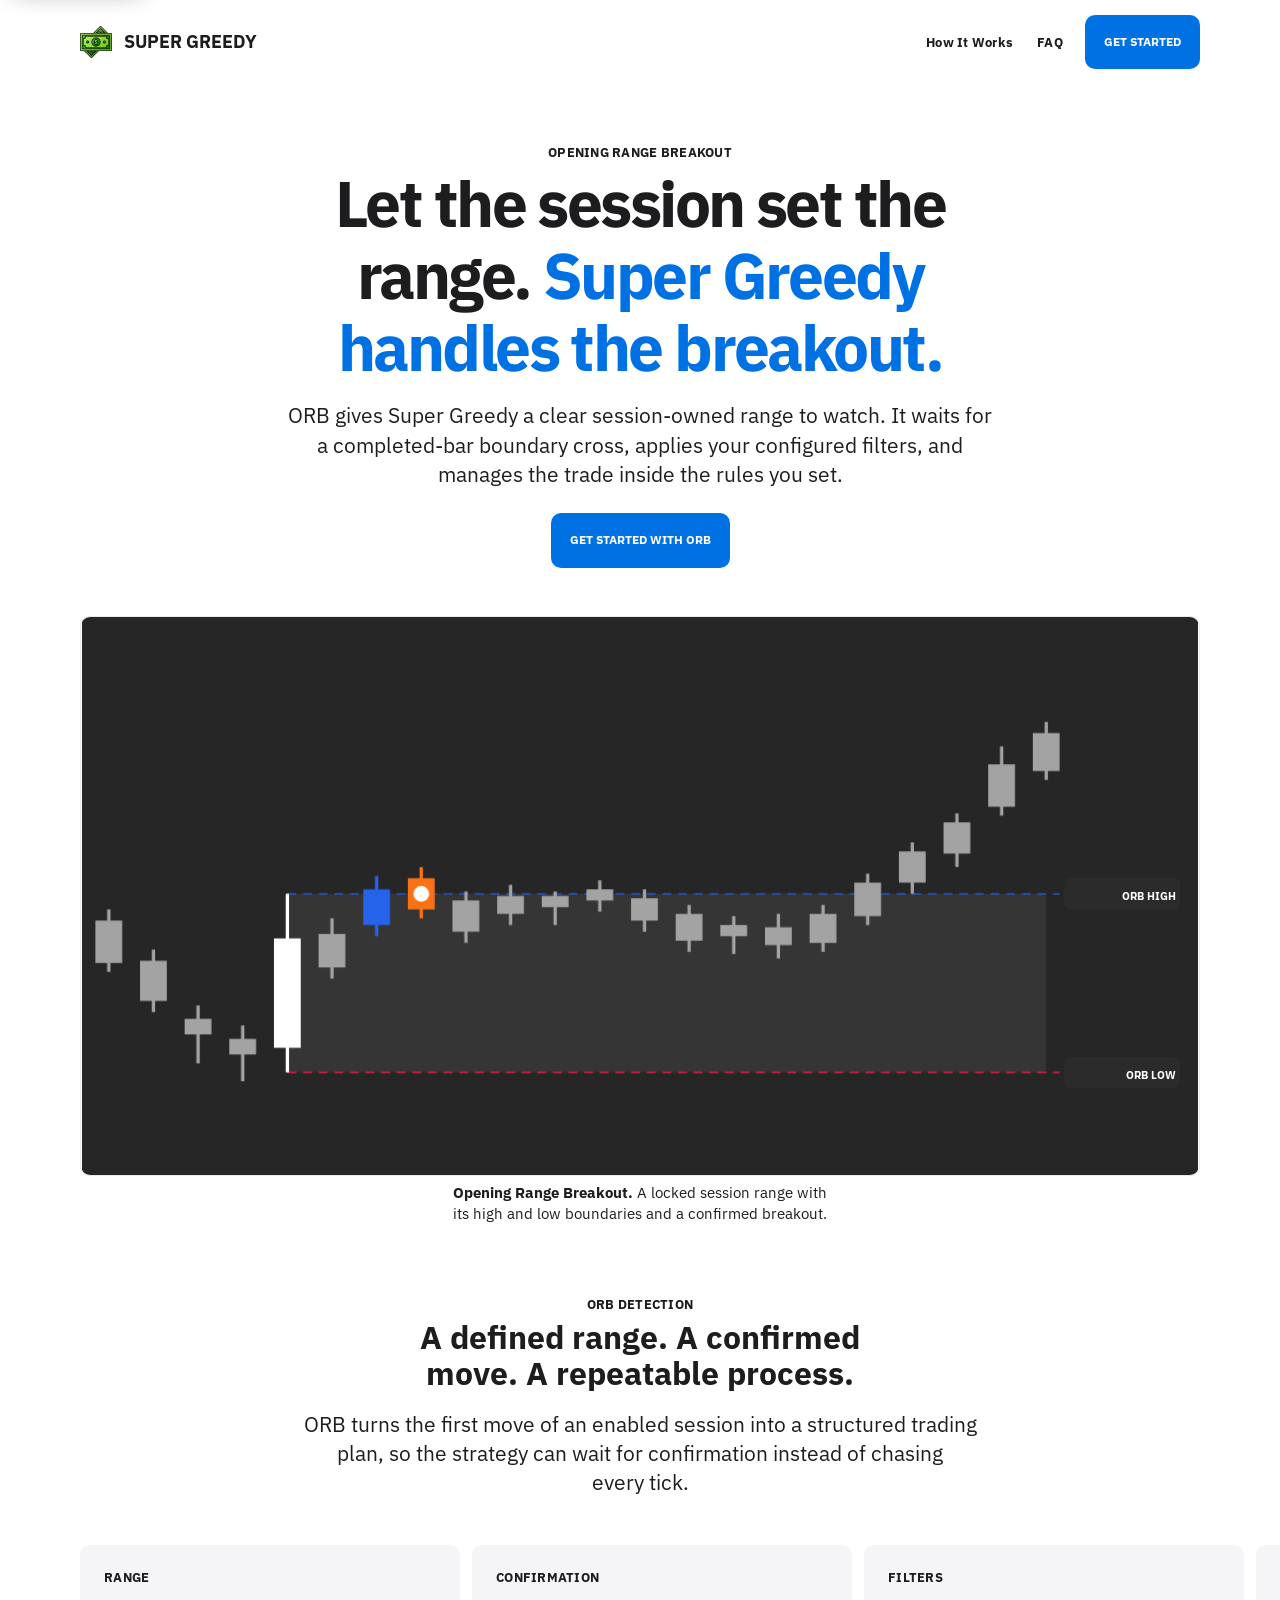
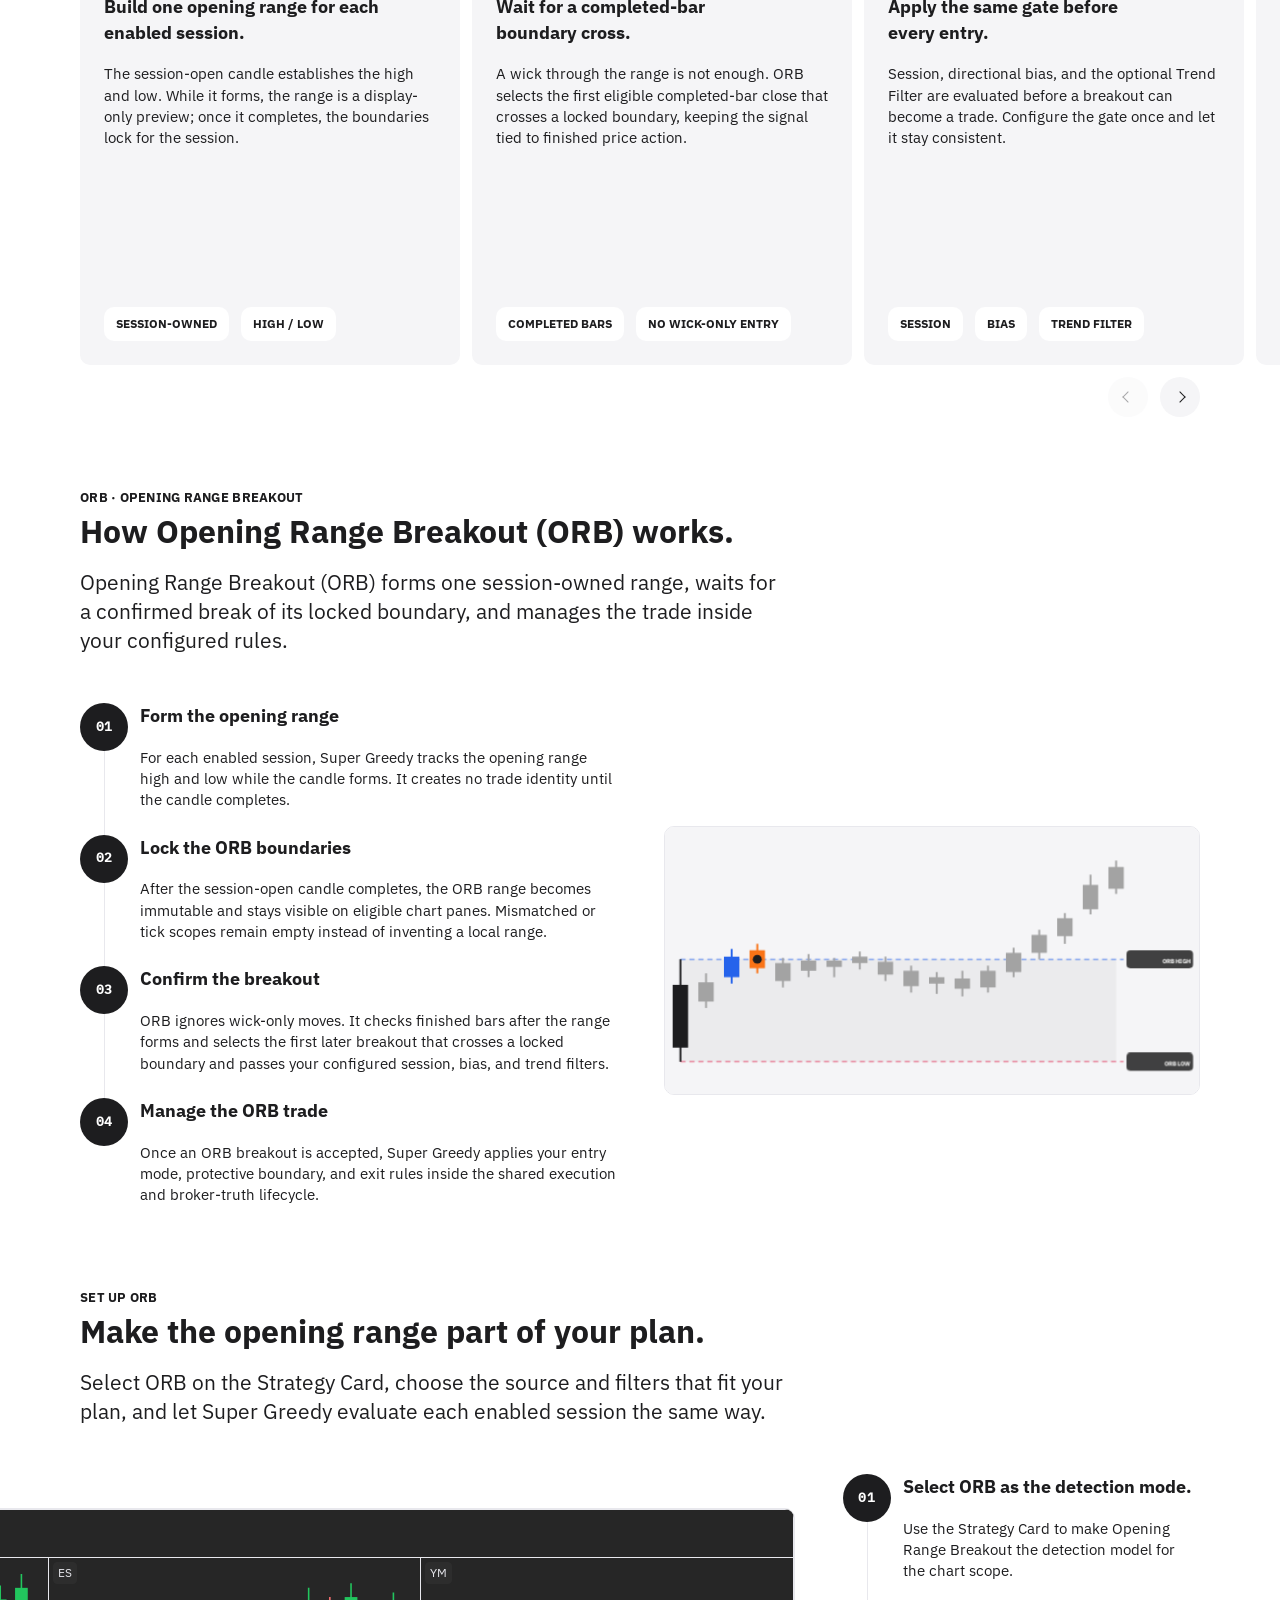
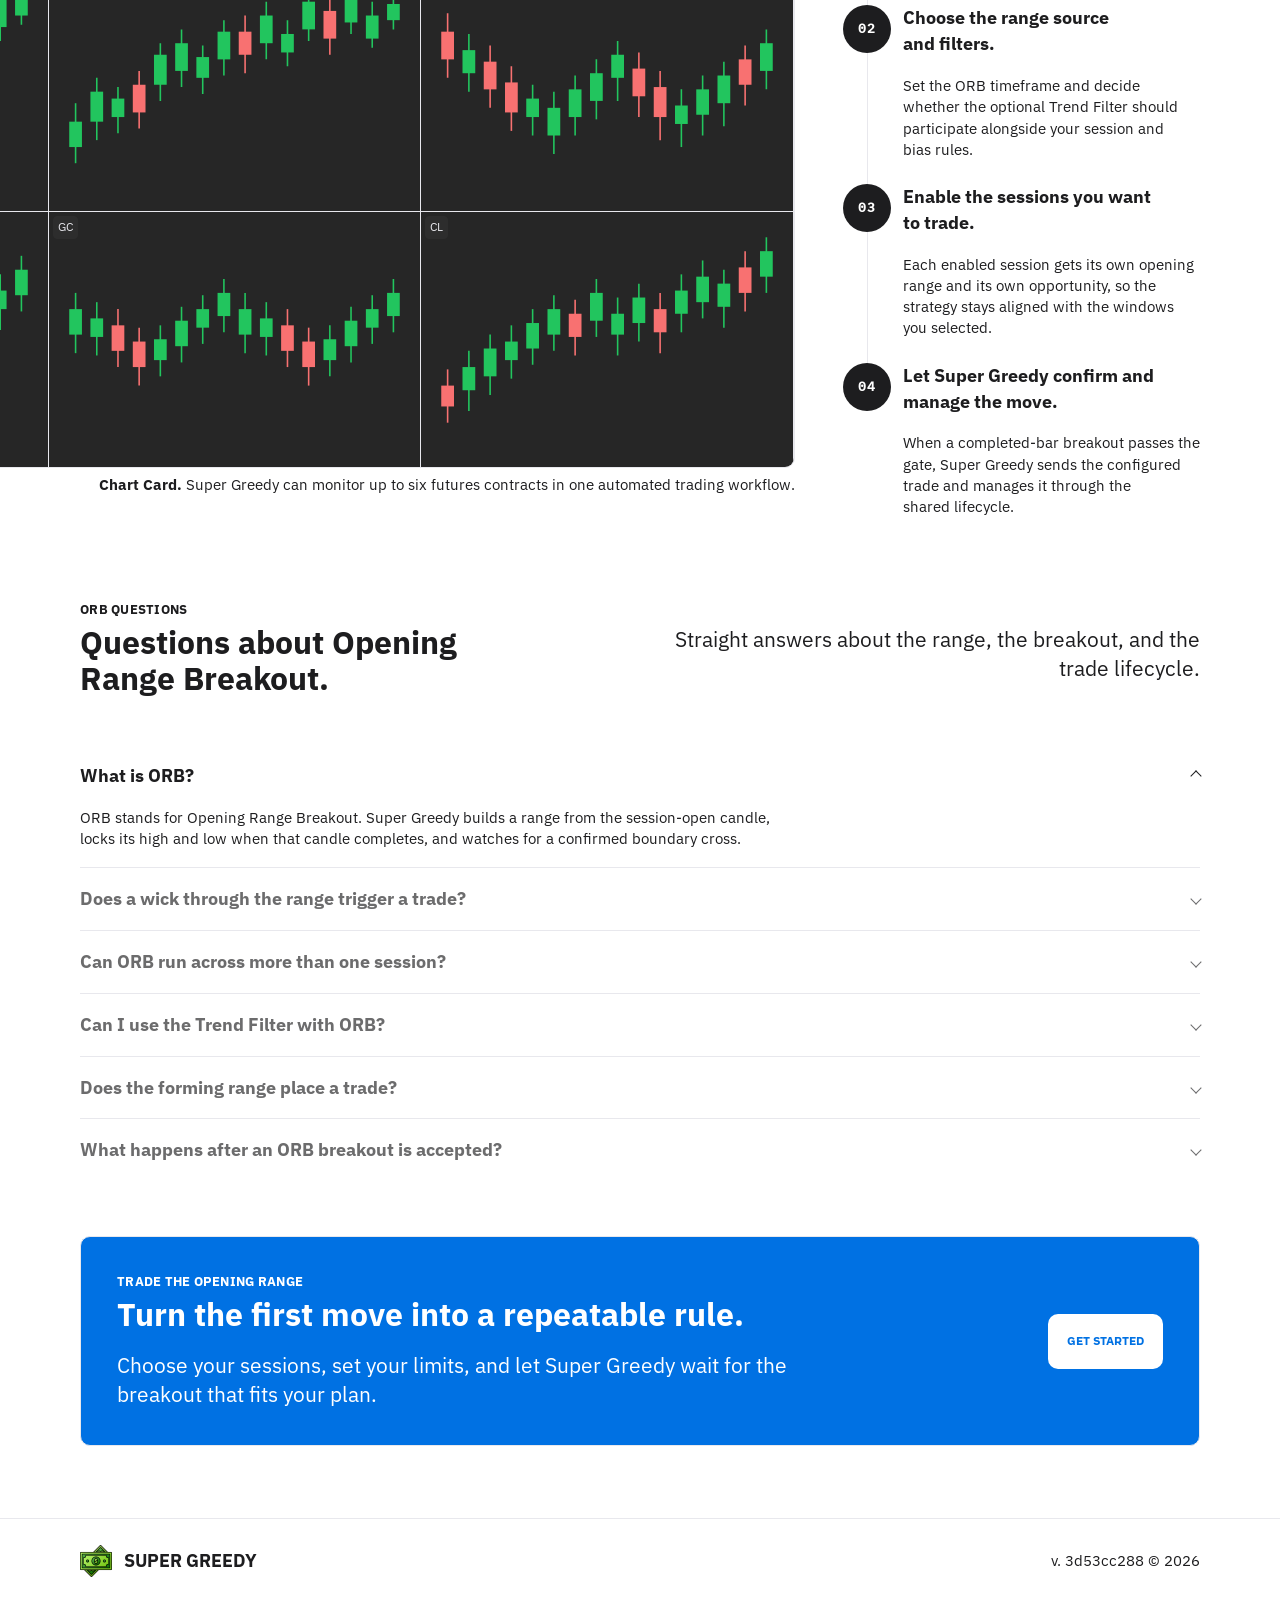
<file: orb/index.html>
<!doctype html><html lang="en"><head><meta charset="UTF-8"/><meta name="viewport" content="width=device-width,initial-scale=1"/><title>ORB (Opening Range Breakout) Automated Trading | Super Greedy</title><meta name="description" content="Super Greedy&#39;s Opening Range Breakout mode builds session-owned ranges, waits for completed-bar breakouts, and manages entries and exits inside your rules."/><meta name="author" content="Super Greedy"/><meta name="application-name" content="Super Greedy"/><meta name="robots" content="index,follow,max-image-preview:large"/><meta name="googlebot" content="index,follow,max-image-preview:large,max-snippet:-1,max-video-preview:-1"/><meta name="bingbot" content="index,follow,max-image-preview:large,max-snippet:-1,max-video-preview:-1"/><meta name="theme-color" content="rgb(29, 29, 31)"/><meta name="referrer" content="strict-origin-when-cross-origin"/><link rel="canonical" href="https://supergreedy.com/orb/"/><link rel="alternate" type="text/plain" href="https://supergreedy.com/llms.txt" title="LLMs"/><link rel="manifest" href="/assets/site.webmanifest?v=3d53cc288"/><link rel="icon" type="image/png" href="/assets/icons/supergreedy.png?v=3d53cc288" sizes="512x512"/><meta property="og:type" content="website"/><meta property="og:site_name" content="Super Greedy"/><meta property="og:title" content="ORB (Opening Range Breakout) Automated Trading | Super Greedy"/><meta property="og:description" content="ORB (Opening Range Breakout) automation for futures traders. Let the session set the range; Super Greedy handles the breakout."/><meta property="og:url" content="https://supergreedy.com/orb/"/><meta property="og:locale" content="en_US"/><meta property="og:image" content="https://supergreedy.com/assets/images/supergreedy-trading-bot-futures-dashboard-multicontracts-1192.webp?v=3d53cc288"/><meta property="og:image:width" content="1192"/><meta property="og:image:height" content="726"/><meta property="og:image:type" content="image/webp"/><meta property="og:image:alt" content="Super Greedy futures trading dashboard showing multiple contracts in one workspace"/><meta name="twitter:image" content="https://supergreedy.com/assets/images/supergreedy-trading-bot-futures-dashboard-multicontracts-1192.webp?v=3d53cc288"/><meta name="twitter:image:alt" content="Super Greedy futures trading dashboard showing multiple contracts in one workspace"/><meta name="twitter:card" content="summary_large_image"/><meta name="twitter:title" content="ORB (Opening Range Breakout) Automated Trading | Super Greedy"/><meta name="twitter:description" content="Session-aware Opening Range Breakout automation for futures traders."/><script type="application/ld+json" id="marketing-json-ld-build">{"@context":"https://schema.org","@graph":[{"@type":"WebSite","inLanguage":"en-US","@id":"https://supergreedy.com/#website","name":"Super Greedy","url":"https://supergreedy.com/","description":"Super Greedy is an automated TopStepX trading bot for futures. Your selected strategy is detected and executed inside the limits traders set.","publisher":{"@id":"https://supergreedy.com/#organization"}},{"@type":"Organization","contactType":"customer support","availableLanguage":["en-US"],"@id":"https://supergreedy.com/#organization","name":"Super Greedy","url":"https://supergreedy.com/","description":"Super Greedy builds automated TopStepX trading software for futures traders.","email":"hello@supergreedy.com","contactPoint":[{"@type":"ContactPoint","contactType":"customer support","email":"hello@supergreedy.com","availableLanguage":["en-US"]}],"logo":{"@id":"https://supergreedy.com/#logo-image"}},{"@type":"ImageObject","@id":"https://supergreedy.com/#logo-image","name":"Super Greedy","url":"https://supergreedy.com/assets/media/logo.svg?v=3d53cc288","contentUrl":"https://supergreedy.com/assets/media/logo.svg?v=3d53cc288","width":512,"height":512,"caption":"Super Greedy app icon","description":"The Super Greedy brand icon."},{"@type":"ImageObject","@id":"https://supergreedy.com/#dashboardMulticontracts-image","name":"Super Greedy Futures Contracts Dashboard","url":"https://supergreedy.com/assets/images/supergreedy-trading-bot-futures-dashboard-multicontracts-1192.webp?v=3d53cc288","contentUrl":"https://supergreedy.com/assets/images/supergreedy-trading-bot-futures-dashboard-multicontracts-1192.webp?v=3d53cc288","width":1192,"height":726,"caption":"Futures. Multiple contracts in one workspace.","description":"A detailed view of the TopStepX futures trading workflow on a laptop, featuring multiple candlestick charts, trading session controls, and automated trading controls."},{"@type":"WebPage","@id":"https://supergreedy.com/orb/#webpage","url":"https://supergreedy.com/orb/","name":"ORB (Opening Range Breakout) Automated Trading | Super Greedy","description":"Super Greedy's Opening Range Breakout mode builds session-owned ranges, waits for completed-bar breakouts, and manages entries and exits inside your rules.","isPartOf":{"@id":"https://supergreedy.com/#website"},"inLanguage":"en-US","primaryImageOfPage":{"@id":"https://supergreedy.com/#dashboardMulticontracts-image"},"speakable":{"@type":"SpeakableSpecification","cssSelector":["#hero-title","#hero-description","#features-title","#features-description","#process-title","#process-description","#workflow-title","#workflow-description","#faq-title","#faq-description"]},"breadcrumb":{"@id":"https://supergreedy.com/orb/#breadcrumb"},"about":{"@id":"https://supergreedy.com/#software"},"mainEntity":{"@id":"https://supergreedy.com/#software"},"hasPart":[{"@id":"https://supergreedy.com/orb/#features"},{"@id":"https://supergreedy.com/orb/#process"},{"@id":"https://supergreedy.com/orb/#workflow"},{"@id":"https://supergreedy.com/orb/#faq"}]},{"@type":"BreadcrumbList","@id":"https://supergreedy.com/orb/#breadcrumb","itemListElement":[{"@type":"ListItem","position":1,"name":"Home","item":"https://supergreedy.com/"},{"@type":"ListItem","position":2,"name":"ORB","item":"https://supergreedy.com/orb/"}]},{"@type":"SoftwareApplication","@id":"https://supergreedy.com/#software","name":"Super Greedy","description":"Super Greedy is an automated TopStepX futures trading bot. It runs your selected strategy across live futures charts and manages each trade automatically — submitting the entry with its stop loss and take profit — inside the sessions, bias, contract, timeframe, and max stop loss the trader configures.","applicationCategory":"FinanceApplication","applicationSubCategory":"Futures trading automation software","operatingSystem":"macOS, Windows","inLanguage":"en-US","keywords":"TopStepX trading bot, TopStepX automated trading, automated futures trading, futures trading bot, strategy automation, Opening Range Breakout, ORB, ES futures, NQ futures, MES futures, MNQ futures, prop firm trading","url":"https://supergreedy.com/","mainEntityOfPage":{"@id":"https://supergreedy.com/orb/#webpage"},"publisher":{"@id":"https://supergreedy.com/#organization"},"brand":{"@id":"https://supergreedy.com/#organization"},"image":"https://supergreedy.com/assets/images/supergreedy-trading-bot-futures-dashboard-multitimeframe.webp?v=3d53cc288","screenshot":["https://supergreedy.com/assets/images/supergreedy-trading-bot-futures-dashboard-multitimeframe.webp?v=3d53cc288","https://supergreedy.com/assets/images/supergreedy-trading-bot-futures-dashboard-multicontracts-1192.webp?v=3d53cc288"],"audience":{"@type":"Audience","audienceType":"Futures traders; prop firm traders; swing traders"},"featureList":["Build one opening range for each enabled session.","Wait for a completed-bar boundary cross.","Apply the same gate before every entry.","Keep the range inside the execution plan."]},{"@type":"ItemList","@id":"https://supergreedy.com/orb/#features","name":"A defined range. A confirmed move. A repeatable process.","description":"ORB turns the first move of an enabled session into a structured trading plan, so the strategy can wait for confirmation instead of chasing every tick.","itemListElement":[{"@type":"ListItem","position":1,"description":"The session-open candle establishes the high and low. While it forms, the range is a display-only preview; once it completes, the boundaries lock for the session.","name":"Build one opening range for each enabled session."},{"@type":"ListItem","position":2,"description":"A wick through the range is not enough. ORB selects the first eligible completed-bar close that crosses a locked boundary, keeping the signal tied to finished price action.","name":"Wait for a completed-bar boundary cross."},{"@type":"ListItem","position":3,"description":"Session, directional bias, and the optional Trend Filter are evaluated before a breakout can become a trade. Configure the gate once and let it stay consistent.","name":"Apply the same gate before every entry."},{"@type":"ListItem","position":4,"description":"Choose how the breakout enters and exits. ORB keeps the opposite locked boundary available as protective structure while the shared trading lifecycle manages the position.","name":"Keep the range inside the execution plan."}]},{"@type":"ItemList","@id":"https://supergreedy.com/orb/#process","name":"How Opening Range Breakout (ORB) works.","description":"Opening Range Breakout (ORB) forms one session-owned range, waits for a confirmed break of its locked boundary, and manages the trade inside your configured rules.","itemListElement":[{"@type":"ListItem","position":1,"description":"For each enabled session, Super Greedy tracks the opening range high and low while the candle forms. It creates no trade identity until the candle completes.","name":"Form the opening range"},{"@type":"ListItem","position":2,"description":"After the session-open candle completes, the ORB range becomes immutable and stays visible on eligible chart panes. Mismatched or tick scopes remain empty instead of inventing a local range.","name":"Lock the ORB boundaries"},{"@type":"ListItem","position":3,"description":"ORB ignores wick-only moves. It checks finished bars after the range forms and selects the first later breakout that crosses a locked boundary and passes your configured session, bias, and trend filters.","name":"Confirm the breakout"},{"@type":"ListItem","position":4,"description":"Once an ORB breakout is accepted, Super Greedy applies your entry mode, protective boundary, and exit rules inside the shared execution and broker-truth lifecycle.","name":"Manage the ORB trade"}]},{"@type":"HowTo","@id":"https://supergreedy.com/orb/#workflow","name":"Make the opening range part of your plan.","description":"Select ORB on the Strategy Card, choose the source and filters that fit your plan, and let Super Greedy evaluate each enabled session the same way.","step":[{"@type":"HowToStep","position":1,"name":"Select ORB as the detection mode.","text":"Use the Strategy Card to make Opening Range Breakout the detection model for the chart scope."},{"@type":"HowToStep","position":2,"name":"Choose the range source and filters.","text":"Set the ORB timeframe and decide whether the optional Trend Filter should participate alongside your session and bias rules."},{"@type":"HowToStep","position":3,"name":"Enable the sessions you want to trade.","text":"Each enabled session gets its own opening range and its own opportunity, so the strategy stays aligned with the windows you selected."},{"@type":"HowToStep","position":4,"name":"Let Super Greedy confirm and manage the move.","text":"When a completed-bar breakout passes the gate, Super Greedy sends the configured trade and manages it through the shared lifecycle."}]},{"@type":"FAQPage","@id":"https://supergreedy.com/orb/#faq","url":"https://supergreedy.com/orb/#faq","name":"Questions about Opening Range Breakout.","description":"Straight answers about the range, the breakout, and the trade lifecycle.","isPartOf":{"@id":"https://supergreedy.com/orb/#webpage"},"mainEntity":[{"@type":"Question","name":"What is ORB?","acceptedAnswer":{"@type":"Answer","text":"ORB stands for Opening Range Breakout. Super Greedy builds a range from the session-open candle, locks its high and low when that candle completes, and watches for a confirmed boundary cross."}},{"@type":"Question","name":"Does a wick through the range trigger a trade?","acceptedAnswer":{"@type":"Answer","text":"No. ORB requires a completed-bar close to cross a locked boundary. A wick-only penetration is not enough to create a candidate."}},{"@type":"Question","name":"Can ORB run across more than one session?","acceptedAnswer":{"@type":"Answer","text":"Yes. Every enabled session owns its own range and candidate. Super Greedy keeps the session ranges visible while selecting the newest eligible opportunity for the active scope."}},{"@type":"Question","name":"Can I use the Trend Filter with ORB?","acceptedAnswer":{"@type":"Answer","text":"Yes. The Trend Filter is optional. When enabled, it joins the Session and Bias checks before an ORB breakout is admitted."}},{"@type":"Question","name":"Does the forming range place a trade?","acceptedAnswer":{"@type":"Answer","text":"No. The forming range is display-only. ORB does not create a detection identity until the range is locked and a completed-bar breakout passes the configured gate."}},{"@type":"Question","name":"What happens after an ORB breakout is accepted?","acceptedAnswer":{"@type":"Answer","text":"Super Greedy uses the configured entry and exit behavior, keeps the opposite range boundary available as protective structure, and hands the position to the shared broker-truth lifecycle."}}]}]}</script><link rel="preload" as="style" href="/assets/ibm-plex-fonts.css?v=3d53cc288" onload='this.onload=null,this.rel="stylesheet"'/><noscript><link rel="stylesheet" href="/assets/ibm-plex-fonts.css?v=3d53cc288"/></noscript><link rel="preload" as="style" href="/assets/website.css?v=3d53cc288" onload='this.onload=null,this.rel="stylesheet"'/><noscript><link rel="stylesheet" href="/assets/website.css?v=3d53cc288"/></noscript><script data-marketing-runtime="media-animations">(()=>{document.documentElement.classList.add("marketingMediaAnimationsEnabled");const e=new Map,t=e=>{const t=String(e).trim().match(/^(-?[\d.]+)(ms|s)$/);if(!t)return 0;const n=Number(t[1]);return Number.isFinite(n)?n*("s"===t[2]?1e3:1):0},n=e=>e&&"function"==typeof e.getAnimations?e.getAnimations({subtree:!0}):[],a=e=>{const t=e.effect?.getComputedTiming?.(),n=Number(t?.endTime);return Number.isFinite(n)?n:Number.POSITIVE_INFINITY},i=(e,i)=>{if(!i||"function"!=typeof e.getAnimations||"function"!=typeof i.getAnimations)return null;const r=[...i.querySelectorAll(".marketingListItem[data-stepper-step]")];if(!r.length)return null;let o=new Map,s=[],c=0,u=0,l=0,m=null,d=1,p="inactive",f=null,g=0;const h=(e=f)=>{const t=r.indexOf(e);r.forEach((n,a)=>{const i=o.get(n),r=Number.isFinite(i)&&u<i,s=e&&a>t;e&&n===e?n.dataset.stepperPlayback="hovered":r||s?n.dataset.stepperPlayback="muted":delete n.dataset.stepperPlayback})},b=(e,t=null)=>{e?i.dataset.stepperPlayback=e:delete i.dataset.stepperPlayback,h(t||f)},w=()=>{s.forEach(e=>e.pause())},v=e=>{s.forEach(t=>{t.currentTime=e})},y=e=>{if(!l)return void(l=e);const t=Math.max(0,e-l);if(l=e,"auto"===p)u=Math.min(c,u+t);else{if("seeking"!==p||null==m)return;u+=t*d;(d>0?u>=m:u<=m)&&(u=m,p="paused",b(null,f))}v(u),h()},M=e=>{g=0,y(e),"auto"===p&&u>=c&&(p="paused"),"auto"!==p&&"seeking"!==p||(g=window.requestAnimationFrame(M))},E=()=>{g||(g=window.requestAnimationFrame(M))},L=e=>{if(f=e,"inactive"===p)return;const t=o.get(e);if(!Number.isFinite(t))return;const n=performance.now();y(n),m=Math.min(c,Math.max(0,t));const a=m-u;if(Math.abs(a)<1)return p="paused",b(null,e),w(),v(m),void(u=m);d=a>0?1:-1,p="seeking",b(d<0?"reverse":null,e),l=n,E()},S=()=>{if(f=null,b(null),"inactive"===p)return;const e=performance.now();y(e),m=null,p="auto",l=e,E()};return r.forEach(e=>{e.addEventListener("pointerenter",()=>L(e)),e.addEventListener("pointerleave",S),e.addEventListener("focusin",()=>L(e)),e.addEventListener("focusout",t=>{e.contains(t.relatedTarget)||S()})}),{activate(){(()=>{const u=r.map(e=>{const n=window.getComputedStyle(e);return{item:e,start:t(n.animationDelay),duration:t(n.animationDuration)}}),l=[...new Set([...n(e),...n(i)])];s=l;const m=l.map(a).filter(Number.isFinite),d=new Map(r.map(t=>{const i=t.dataset.stepperStep,r=i?[...e.querySelectorAll(`[data-chart-step="${i}"]`)]:[],o=[...new Set(r.flatMap(n))].map(a).filter(Number.isFinite);return[i,o.length?Math.max(...o):0]}));c=Math.max(c,...m,...u.map(({start:e,duration:t})=>e+t),0),o=new Map(u.map(({item:e,start:t,duration:n})=>[e,Math.min(c,Math.max(t+n,d.get(e.dataset.stepperStep)||0))])),h()})(),b(null),p="auto",u=0,l=performance.now(),w(),v(0),E(),f&&L(f)}}},r=t=>{t.dataset.mediaAnimationState="in-frame",t.closest(".sectionLayout")?.classList.add("sectionLayout--media-in-frame"),e.get(t)?.activate()},o=()=>{const t=[...document.querySelectorAll(".marketingShowcaseFrame")];if(!t.length)return;if(t.forEach(t=>{const n=t.closest(".sectionLayout")?.querySelector('.marketingList--stepper[data-stepper-animation="chart"]'),a=i(t,n);a&&e.set(t,a)}),"function"!=typeof window.IntersectionObserver)return void t.forEach(r);const n=new Map,a=new window.IntersectionObserver(e=>((e,t)=>{for(const a of e){if(!a.isIntersecting||a.intersectionRatio<1)continue;const e=n.get(a.target)??a.target;r(e),t.unobserve(a.target)}})(e,a),{threshold:[1]});t.forEach(e=>{const t=e.closest(".sectionMedia--bleed")?.closest(".sectionLayout")??e;n.set(t,e),a.observe(t)})};"loading"===document.readyState?document.addEventListener("DOMContentLoaded",o,{once:!0}):o()})()</script><script src="/assets/component-carousel.js?v=3d53cc288" defer="defer"></script><script>!function(){var e=function(){var e=document.head;if(e&&!e.querySelector('[data-marketing-gtm-target="head"]')){var t=document.createElement("script");t.dataset.marketingGtmTarget="head",t.text="(function(w,d,s,l,i){w[l]=w[l]||[];w[l].push({'gtm.start':new Date().getTime(),event:'gtm.js'});var f=d.getElementsByTagName(s)[0],j=d.createElement(s),dl=l!='dataLayer'?'&l='+l:'';j.async=true;j.src='https://www.googletagmanager.com/gtm.js?id='+i+dl;f.parentNode.insertBefore(j,f);})(window,document,'script','dataLayer','GTM-PTG5FV86');",e.appendChild(t)}},t=function(){window.removeEventListener("pointerdown",t),window.removeEventListener("keydown",t),"function"!=typeof window.requestIdleCallback?window.setTimeout(e,0):window.requestIdleCallback(e)};window.addEventListener("pointerdown",t,{once:!0,passive:!0}),window.addEventListener("keydown",t,{once:!0,passive:!0})}()</script></head><body id="top"><noscript><iframe src="https://www.googletagmanager.com/ns.html?id=GTM-PTG5FV86" height="0" width="0" style="display:none;visibility:hidden"></iframe></noscript><a class="skipLink" href="#main-content">Skip to content</a><header><span class="marketingNavScrollSentinel" data-marketing-nav-sentinel aria-hidden="true"></span><nav class="marketingNav" aria-label="Primary site navigation"><div class="marketingNavInner"><a class="marketingBrandRow" href="/" aria-label="Super Greedy home"><img class="marketingIcon" src="/assets/media/logo.svg?v=3d53cc288" alt="" aria-hidden="true" width="32" height="32"/> <span class="typography-title typography-title--brand">Super Greedy</span></a><div class="marketingNavRight"><ul class="marketingNavLinks" aria-label="Explore Super Greedy"><li><a class="marketingNavLink" href="/#how-it-works">How It Works</a></li><li><a class="marketingNavLink" href="/#faq">FAQ</a></li></ul><div class="marketingNavActions"><a class="primaryAction" href="/#download-cta" aria-label="Get started with Super Greedy"><span>Get Started</span></a></div></div></div></nav></header><script src="/assets/navigation.js?v=3d53cc288" defer="defer"></script><main id="main-content" class="marketingShell"><section class="marketingSection" id="hero" data-layout="full" aria-labelledby="hero-title" aria-describedby="hero-description"><div class="sectionLayout layout--full"><div class="sectionContent" data-section-slot="content"><header class="sectionIntro header-hero" data-section-slot="header"><span class="fieldLabel">Opening Range Breakout</span><h1 id="hero-title" class="typography-title">Let the session set the range. <strong>Super Greedy handles the breakout.</strong></h1><p id="hero-description" class="typography-lead">ORB gives Super Greedy a clear session-owned range to watch. It waits for a completed-bar boundary cross, applies your configured filters, and manages the trade inside the rules you set.</p><div class="sectionActions sectionHeaderActions" data-section-element="button"><a class="primaryAction" href="/#download-cta" aria-label="Get Started with ORB — Super Greedy automation"><span>Get Started with ORB</span></a></div></header></div><figure class="marketingShowcase sectionMedia" data-section-slot="media"><div class="marketingShowcaseFrame"><svg viewBox="0 0 500 250" xmlns="http://www.w3.org/2000/svg" class="chartIllustrationSvg chartIllustrationSvg--orb" role="img" aria-label="ORB chart showing the opening range, breakout, and entry." focusable="false"><rect class="chartIllustrationBackground" width="500" height="250"/><g class="chartLevel" style="--d:calc(var(--marketing-chart-bar-stagger) * 6)"><rect class="chartOrbRangeFill" x="92" y="124" width="340" height="80" rx="2"/><g class="chartIllustrationLineReveal"><line class="chartOrbRangeHighLine chartIllustrationLine" x1="92" y1="124" x2="438" y2="124" stroke-width="0.75" stroke-dasharray="4 3"/><line class="chartOrbRangeLowLine chartIllustrationLine" x1="92" y1="204" x2="438" y2="204" stroke-width="0.75" stroke-dasharray="4 3"/></g><g class="chartIllustrationLineBadge"><rect class="chartOrbRangePlate" x="440" y="117" width="52" height="14" rx="3" opacity="0.9"/><text class="chartOrbRangeHighText" x="490" y="127" text-anchor="end">ORB HIGH</text></g><g class="chartIllustrationLineBadge"><rect class="chartOrbRangePlate" x="440" y="197" width="52" height="14" rx="3" opacity="0.9"/><text class="chartOrbRangeLowText" x="490" y="207" text-anchor="end">ORB LOW</text></g></g><g class="chartBar chartBar--down" style="--d:0s"><line x1="12" y1="131" x2="12" y2="159" stroke-width="1.5"/><rect x="6" y="136" width="12" height="19"/></g><g class="chartBar chartBar--down" style="--d:var(--marketing-chart-bar-stagger)"><line x1="32" y1="149" x2="32" y2="177" stroke-width="1.5"/><rect x="26" y="154" width="12" height="18"/></g><g class="chartBar chartBar--neutral" style="--d:calc(var(--marketing-chart-bar-stagger) * 2)"><line x1="52" y1="174" x2="52" y2="200" stroke-width="1.5"/><rect x="46" y="180" width="12" height="7"/></g><g class="chartBar chartBar--neutral" style="--d:calc(var(--marketing-chart-bar-stagger) * 3)"><line x1="72" y1="183" x2="72" y2="208" stroke-width="1.5"/><rect x="66" y="189" width="12" height="7"/></g><g class="chartBar chartOrbFormationBar" style="--d:calc(var(--marketing-chart-bar-stagger) * 4)"><line x1="92" y1="124" x2="92" y2="204" stroke-width="1.5"/><rect x="86" y="144" width="12" height="49"/></g><g class="chartBar chartBar--long" style="--d:calc(var(--marketing-chart-bar-stagger) * 5)"><line x1="112" y1="135" x2="112" y2="162" stroke-width="1.5"/><rect x="106" y="142" width="12" height="15"/></g><g class="chartBar chartOrbBreakoutBar chartBar--long" style="--d:calc(var(--marketing-chart-bar-stagger) * 6)"><line x1="132" y1="116" x2="132" y2="143" stroke-width="1.5"/><rect x="126" y="122" width="12" height="16"/></g><g class="chartBar chartBar--open" style="--d:calc(var(--marketing-chart-bar-stagger) * 7)"><line x1="152" y1="112" x2="152" y2="135" stroke-width="1.5"/><rect x="146" y="117" width="12" height="14"/></g><g class="chartBar chartBar--long" style="--d:calc(var(--marketing-chart-bar-stagger) * 8)"><line x1="172" y1="123" x2="172" y2="146" stroke-width="1.5"/><rect x="166" y="127" width="12" height="14"/></g><g class="chartBar chartBar--neutral" style="--d:calc(var(--marketing-chart-bar-stagger) * 9)"><line x1="192" y1="120" x2="192" y2="138" stroke-width="1.5"/><rect x="186" y="125" width="12" height="8"/></g><g class="chartBar chartBar--neutral" style="--d:calc(var(--marketing-chart-bar-stagger) * 10)"><line x1="212" y1="123" x2="212" y2="138" stroke-width="1.5"/><rect x="206" y="125" width="12" height="5"/></g><g class="chartBar chartBar--neutral" style="--d:calc(var(--marketing-chart-bar-stagger) * 11)"><line x1="232" y1="118" x2="232" y2="132" stroke-width="1.5"/><rect x="226" y="122" width="12" height="5"/></g><g class="chartBar chartBar--down" style="--d:calc(var(--marketing-chart-bar-stagger) * 12)"><line x1="252" y1="122" x2="252" y2="141" stroke-width="1.5"/><rect x="246" y="126" width="12" height="10"/></g><g class="chartBar chartBar--down" style="--d:calc(var(--marketing-chart-bar-stagger) * 13)"><line x1="272" y1="129" x2="272" y2="150" stroke-width="1.5"/><rect x="266" y="133" width="12" height="12"/></g><g class="chartBar chartBar--down" style="--d:calc(var(--marketing-chart-bar-stagger) * 14)"><line x1="292" y1="134" x2="292" y2="151" stroke-width="1.5"/><rect x="286" y="138" width="12" height="5"/></g><g class="chartBar chartBar--down" style="--d:calc(var(--marketing-chart-bar-stagger) * 15)"><line x1="312" y1="133" x2="312" y2="153" stroke-width="1.5"/><rect x="306" y="139" width="12" height="8"/></g><g class="chartBar chartBar--long" style="--d:calc(var(--marketing-chart-bar-stagger) * 16)"><line x1="332" y1="129" x2="332" y2="150" stroke-width="1.5"/><rect x="326" y="133" width="12" height="13"/></g><g class="chartBar chartBar--long" style="--d:calc(var(--marketing-chart-bar-stagger) * 17)"><line x1="352" y1="115" x2="352" y2="138" stroke-width="1.5"/><rect x="346" y="119" width="12" height="15"/></g><g class="chartBar chartBar--long" style="--d:calc(var(--marketing-chart-bar-stagger) * 18)"><line x1="372" y1="101" x2="372" y2="124" stroke-width="1.5"/><rect x="366" y="105" width="12" height="14"/></g><g class="chartBar chartBar--long" style="--d:calc(var(--marketing-chart-bar-stagger) * 19)"><line x1="392" y1="88" x2="392" y2="112" stroke-width="1.5"/><rect x="386" y="92" width="12" height="14"/></g><g class="chartBar chartPostEntryTargetBar" style="--d:calc(var(--marketing-chart-bar-stagger) * 20)"><line x1="412" y1="58" x2="412" y2="89" stroke-width="1.5"/><rect x="406" y="66" width="12" height="19"/></g><g class="chartBar chartBar--long" style="--d:calc(var(--marketing-chart-bar-stagger) * 21)"><line x1="432" y1="47" x2="432" y2="73" stroke-width="1.5"/><rect x="426" y="52" width="12" height="17"/></g><circle class="chartDotRing chartIllustrationEntryDot" cx="152" cy="124" r="3.5" fill="none" stroke-width="1.5" vector-effect="non-scaling-stroke" style="--d:calc(var(--marketing-chart-bar-stagger) * 9)"/><circle class="chartDot chartIllustrationEntryDot" cx="152" cy="124" r="3.5" style="--d:calc(var(--marketing-chart-bar-stagger) * 9)"/></svg></div><figcaption class="figureCaption"><strong>Opening Range Breakout.</strong> A locked session range with its high and low boundaries and a confirmed breakout.</figcaption></figure></div></section><section class="marketingSection" id="features" data-layout="full" aria-labelledby="features-title" aria-describedby="features-description"><div class="sectionLayout layout--full"><div class="sectionContent" data-section-slot="content"><header class="sectionIntro header-center" data-section-slot="header"><span class="fieldLabel">ORB Detection</span><h2 id="features-title" class="typography-title">A defined range. A confirmed move. A repeatable process.</h2><p id="features-description" class="typography-lead">ORB turns the first move of an enabled session into a structured trading plan, so the strategy can wait for confirmation instead of chasing every tick.</p></header><div class="imageWorkflowCarousel" data-carousel role="region" aria-roledescription="carousel" aria-label="A defined range. A confirmed move. A repeatable process."><ul id="features-carousel" class="imageWorkflowGrid" aria-labelledby="features-title"><li class="featureCard" aria-labelledby="orb-feature-range-title" aria-describedby="orb-feature-range-paragraph"><span class="fieldLabel">Range</span><h3 id="orb-feature-range-title" class="typography-title">Build one opening range for each enabled session.</h3><p id="orb-feature-range-paragraph" class="typography-paragraph">The session-open candle establishes the high and low. While it forms, the range is a display-only preview; once it completes, the boundaries lock for the session.</p><ul class="marketingBadgeRow" data-section-element="badge" aria-label="ORB range behavior"><li><span class="marketingBadge">Session-owned</span></li><li><span class="marketingBadge">High / Low</span></li></ul></li><li class="featureCard" aria-labelledby="orb-feature-confirmation-title" aria-describedby="orb-feature-confirmation-paragraph"><span class="fieldLabel">Confirmation</span><h3 id="orb-feature-confirmation-title" class="typography-title">Wait for a completed-bar boundary cross.</h3><p id="orb-feature-confirmation-paragraph" class="typography-paragraph">A wick through the range is not enough. ORB selects the first eligible completed-bar close that crosses a locked boundary, keeping the signal tied to finished price action.</p><ul class="marketingBadgeRow" data-section-element="badge" aria-label="ORB breakout confirmation"><li><span class="marketingBadge">Completed bars</span></li><li><span class="marketingBadge">No wick-only entry</span></li></ul></li><li class="featureCard" aria-labelledby="orb-feature-filters-title" aria-describedby="orb-feature-filters-paragraph"><span class="fieldLabel">Filters</span><h3 id="orb-feature-filters-title" class="typography-title">Apply the same gate before every entry.</h3><p id="orb-feature-filters-paragraph" class="typography-paragraph">Session, directional bias, and the optional Trend Filter are evaluated before a breakout can become a trade. Configure the gate once and let it stay consistent.</p><ul class="marketingBadgeRow" data-section-element="badge" aria-label="ORB admission filters"><li><span class="marketingBadge">Session</span></li><li><span class="marketingBadge">Bias</span></li><li><span class="marketingBadge">Trend Filter</span></li></ul></li><li class="featureCard" aria-labelledby="orb-feature-risk-title" aria-describedby="orb-feature-risk-paragraph"><span class="fieldLabel">Risk</span><h3 id="orb-feature-risk-title" class="typography-title">Keep the range inside the execution plan.</h3><p id="orb-feature-risk-paragraph" class="typography-paragraph">Choose how the breakout enters and exits. ORB keeps the opposite locked boundary available as protective structure while the shared trading lifecycle manages the position.</p><ul class="marketingBadgeRow" data-section-element="badge" aria-label="ORB execution controls"><li><span class="marketingBadge">Entry</span></li><li><span class="marketingBadge">Stop</span></li><li><span class="marketingBadge">Exit</span></li></ul></li></ul><div class="imageWorkflowControls" role="group" aria-label="Carousel controls"><button class="imageWorkflowControl" type="button" data-carousel-action="previous" aria-controls="features-carousel" aria-label="Previous card"><span class="marketingCaret marketingCaret--left" aria-hidden="true"></span></button> <button class="imageWorkflowControl" type="button" data-carousel-action="next" aria-controls="features-carousel" aria-label="Next card"><span class="marketingCaret" aria-hidden="true"></span></button></div></div></div></div></section><section class="marketingSection" id="process" data-layout="half" aria-labelledby="process-title" aria-describedby="process-description"><div class="sectionLayout layout--half sectionLayout--header-full"><div class="sectionContent" data-section-slot="content"><header class="sectionIntro header-left" data-section-slot="header"><span class="fieldLabel">ORB · Opening Range Breakout</span><h2 id="process-title" class="typography-title">How Opening Range Breakout (ORB) works.</h2><p id="process-description" class="typography-lead">Opening Range Breakout (ORB) forms one session-owned range, waits for a confirmed break of its locked boundary, and manages the trade inside your configured rules.</p></header><div class="sectionContentBody"><div class="listExample"><ul class="marketingList marketingList--vertical marketingList--stepper" data-stepper-animation="chart" aria-labelledby="process-title"><li class="marketingListItem marketingListItem--stepper" data-stepper-step="01" tabindex="0" aria-labelledby="orb-process-form-range-title" aria-describedby="orb-process-form-range-paragraph"><div class="listStepMarker" aria-hidden="true"><span class="listStepDot">01</span></div><div class="itemContent"><h3 id="orb-process-form-range-title" class="typography-title">Form the opening range</h3><p id="orb-process-form-range-paragraph" class="typography-paragraph">For each enabled session, Super Greedy tracks the opening range high and low while the candle forms. It creates no trade identity until the candle completes.</p></div></li><li class="marketingListItem marketingListItem--stepper" data-stepper-step="02" tabindex="0" aria-labelledby="orb-process-lock-boundaries-title" aria-describedby="orb-process-lock-boundaries-paragraph"><div class="listStepMarker" aria-hidden="true"><span class="listStepDot">02</span></div><div class="itemContent"><h3 id="orb-process-lock-boundaries-title" class="typography-title">Lock the ORB boundaries</h3><p id="orb-process-lock-boundaries-paragraph" class="typography-paragraph">After the session-open candle completes, the ORB range becomes immutable and stays visible on eligible chart panes. Mismatched or tick scopes remain empty instead of inventing a local range.</p></div></li><li class="marketingListItem marketingListItem--stepper" data-stepper-step="03" tabindex="0" aria-labelledby="orb-process-confirm-breakout-title" aria-describedby="orb-process-confirm-breakout-paragraph"><div class="listStepMarker" aria-hidden="true"><span class="listStepDot">03</span></div><div class="itemContent"><h3 id="orb-process-confirm-breakout-title" class="typography-title">Confirm the breakout</h3><p id="orb-process-confirm-breakout-paragraph" class="typography-paragraph">ORB ignores wick-only moves. It checks finished bars after the range forms and selects the first later breakout that crosses a locked boundary and passes your configured session, bias, and trend filters.</p></div></li><li class="marketingListItem marketingListItem--stepper" data-stepper-step="04" tabindex="0" aria-labelledby="orb-process-manage-trade-title" aria-describedby="orb-process-manage-trade-paragraph"><div class="listStepMarker" aria-hidden="true"><span class="listStepDot">04</span></div><div class="itemContent"><h3 id="orb-process-manage-trade-title" class="typography-title">Manage the ORB trade</h3><p id="orb-process-manage-trade-paragraph" class="typography-paragraph">Once an ORB breakout is accepted, Super Greedy applies your entry mode, protective boundary, and exit rules inside the shared execution and broker-truth lifecycle.</p></div></li></ul></div></div></div><figure class="marketingShowcase sectionMedia" data-section-slot="media"><div class="marketingShowcaseFrame"><svg viewBox="0 0 500 250" xmlns="http://www.w3.org/2000/svg" class="chartIllustrationSvg chartIllustrationSvg--orb chartIllustrationSvg--light" role="img" aria-label="ORB detection chart showing the opening range, breakout, and entry." focusable="false"><rect class="chartIllustrationBackground" width="500" height="250"/><g transform="translate(0 125) scale(1.2) translate(0 -125)"><g transform="translate(-80 0)"><g class="chartLevel" data-chart-step="02" style="--d:var(--marketing-orb-step-02-delay)"><rect class="chartOrbRangeFill" x="92" y="124" width="340" height="80" rx="2"/><g class="chartIllustrationLineReveal"><line class="chartOrbRangeHighLine chartIllustrationLine" x1="92" y1="124" x2="438" y2="124" stroke-width="0.75" stroke-dasharray="4 3"/><line class="chartOrbRangeLowLine chartIllustrationLine" x1="92" y1="204" x2="438" y2="204" stroke-width="0.75" stroke-dasharray="4 3"/></g><g class="chartIllustrationLineBadge"><rect class="chartOrbRangePlate" x="440" y="117" width="52" height="14" rx="3" opacity="0.9"/><text class="chartOrbRangeHighText" x="490" y="127" text-anchor="end">ORB HIGH</text></g><g class="chartIllustrationLineBadge"><rect class="chartOrbRangePlate" x="440" y="197" width="52" height="14" rx="3" opacity="0.9"/><text class="chartOrbRangeLowText" x="490" y="207" text-anchor="end">ORB LOW</text></g></g><g class="chartBar chartOrbFormationBar" data-chart-step="01" style="--d:var(--marketing-orb-step-01-delay)"><line x1="92" y1="124" x2="92" y2="204" stroke-width="1.5"/><rect x="86" y="144" width="12" height="49"/></g><g class="chartBar chartBar--long" data-chart-step="03" style="--d:var(--marketing-orb-step-03-delay)"><line x1="112" y1="135" x2="112" y2="162" stroke-width="1.5"/><rect x="106" y="142" width="12" height="15"/></g><g class="chartBar chartOrbBreakoutBar chartBar--long" data-chart-step="03" style="--d:calc(var(--marketing-orb-step-03-delay) + var(--marketing-chart-bar-stagger))"><line x1="132" y1="116" x2="132" y2="143" stroke-width="1.5"/><rect x="126" y="122" width="12" height="16"/></g><g data-chart-step="04"><g class="chartBar chartBar--open" data-chart-step="04" style="--d:var(--marketing-orb-entry-relative-delay)"><line x1="152" y1="112" x2="152" y2="135" stroke-width="1.5"/><rect x="146" y="117" width="12" height="14"/></g><g class="chartBar chartBar--long" style="--d:calc(var(--marketing-chart-bar-stagger) * 8)"><line x1="172" y1="123" x2="172" y2="146" stroke-width="1.5"/><rect x="166" y="127" width="12" height="14"/></g><g class="chartBar chartBar--neutral" style="--d:calc(var(--marketing-chart-bar-stagger) * 9)"><line x1="192" y1="120" x2="192" y2="138" stroke-width="1.5"/><rect x="186" y="125" width="12" height="8"/></g><g class="chartBar chartBar--neutral" style="--d:calc(var(--marketing-chart-bar-stagger) * 10)"><line x1="212" y1="123" x2="212" y2="138" stroke-width="1.5"/><rect x="206" y="125" width="12" height="5"/></g><g class="chartBar chartBar--neutral" style="--d:calc(var(--marketing-chart-bar-stagger) * 11)"><line x1="232" y1="118" x2="232" y2="132" stroke-width="1.5"/><rect x="226" y="122" width="12" height="5"/></g><g class="chartBar chartBar--down" style="--d:calc(var(--marketing-chart-bar-stagger) * 12)"><line x1="252" y1="122" x2="252" y2="141" stroke-width="1.5"/><rect x="246" y="126" width="12" height="10"/></g><g class="chartBar chartBar--down" style="--d:calc(var(--marketing-chart-bar-stagger) * 13)"><line x1="272" y1="129" x2="272" y2="150" stroke-width="1.5"/><rect x="266" y="133" width="12" height="12"/></g><g class="chartBar chartBar--down" style="--d:calc(var(--marketing-chart-bar-stagger) * 14)"><line x1="292" y1="134" x2="292" y2="151" stroke-width="1.5"/><rect x="286" y="138" width="12" height="5"/></g><g class="chartBar chartBar--down" style="--d:calc(var(--marketing-chart-bar-stagger) * 15)"><line x1="312" y1="133" x2="312" y2="153" stroke-width="1.5"/><rect x="306" y="139" width="12" height="8"/></g><g class="chartBar chartBar--long" style="--d:calc(var(--marketing-chart-bar-stagger) * 16)"><line x1="332" y1="129" x2="332" y2="150" stroke-width="1.5"/><rect x="326" y="133" width="12" height="13"/></g><g class="chartBar chartBar--long" style="--d:calc(var(--marketing-chart-bar-stagger) * 17)"><line x1="352" y1="115" x2="352" y2="138" stroke-width="1.5"/><rect x="346" y="119" width="12" height="15"/></g><g class="chartBar chartBar--long" style="--d:calc(var(--marketing-chart-bar-stagger) * 18)"><line x1="372" y1="101" x2="372" y2="124" stroke-width="1.5"/><rect x="366" y="105" width="12" height="14"/></g><g class="chartBar chartBar--long" style="--d:calc(var(--marketing-chart-bar-stagger) * 19)"><line x1="392" y1="88" x2="392" y2="112" stroke-width="1.5"/><rect x="386" y="92" width="12" height="14"/></g><g class="chartBar chartPostEntryTargetBar" style="--d:calc(var(--marketing-chart-bar-stagger) * 20)"><line x1="412" y1="58" x2="412" y2="89" stroke-width="1.5"/><rect x="406" y="66" width="12" height="19"/></g><g class="chartBar chartBar--long" style="--d:calc(var(--marketing-chart-bar-stagger) * 21)"><line x1="432" y1="47" x2="432" y2="73" stroke-width="1.5"/><rect x="426" y="52" width="12" height="17"/></g><circle class="chartDotRing chartIllustrationEntryDot" cx="152" cy="124" r="3.5" fill="none" stroke-width="1.5" vector-effect="non-scaling-stroke" style="--d:var(--marketing-orb-entry-relative-delay)"/><circle class="chartDot chartIllustrationEntryDot" cx="152" cy="124" r="3.5" style="--d:var(--marketing-orb-entry-relative-delay)"/></g></g></g></svg></div></figure></div></section><section class="marketingSection" id="workflow" data-layout="third" aria-labelledby="workflow-title" aria-describedby="workflow-description"><div class="sectionLayout layout--third layout--reversed sectionLayout--header-full"><div class="sectionContent" data-section-slot="content"><header class="sectionIntro header-left" data-section-slot="header"><span class="fieldLabel">Set Up ORB</span><h2 id="workflow-title" class="typography-title">Make the opening range part of your plan.</h2><p id="workflow-description" class="typography-lead">Select ORB on the Strategy Card, choose the source and filters that fit your plan, and let Super Greedy evaluate each enabled session the same way.</p></header><div class="sectionContentBody"><ol class="marketingList marketingList--vertical marketingList--stepper" aria-labelledby="workflow-title"><li class="marketingListItem marketingListItem--stepper" aria-labelledby="orb-workflow-select-title" aria-describedby="orb-workflow-select-paragraph"><div class="listStepMarker" aria-hidden="true"><span class="listStepDot">01</span></div><div class="itemContent"><h3 id="orb-workflow-select-title" class="typography-title">Select ORB as the detection mode.</h3><p id="orb-workflow-select-paragraph" class="typography-paragraph">Use the Strategy Card to make Opening Range Breakout the detection model for the chart scope.</p></div></li><li class="marketingListItem marketingListItem--stepper" aria-labelledby="orb-workflow-source-title" aria-describedby="orb-workflow-source-paragraph"><div class="listStepMarker" aria-hidden="true"><span class="listStepDot">02</span></div><div class="itemContent"><h3 id="orb-workflow-source-title" class="typography-title">Choose the range source and filters.</h3><p id="orb-workflow-source-paragraph" class="typography-paragraph">Set the ORB timeframe and decide whether the optional Trend Filter should participate alongside your session and bias rules.</p></div></li><li class="marketingListItem marketingListItem--stepper" aria-labelledby="orb-workflow-sessions-title" aria-describedby="orb-workflow-sessions-paragraph"><div class="listStepMarker" aria-hidden="true"><span class="listStepDot">03</span></div><div class="itemContent"><h3 id="orb-workflow-sessions-title" class="typography-title">Enable the sessions you want to trade.</h3><p id="orb-workflow-sessions-paragraph" class="typography-paragraph">Each enabled session gets its own opening range and its own opportunity, so the strategy stays aligned with the windows you selected.</p></div></li><li class="marketingListItem marketingListItem--stepper" aria-labelledby="orb-workflow-run-title" aria-describedby="orb-workflow-run-paragraph"><div class="listStepMarker" aria-hidden="true"><span class="listStepDot">04</span></div><div class="itemContent"><h3 id="orb-workflow-run-title" class="typography-title">Let Super Greedy confirm and manage the move.</h3><p id="orb-workflow-run-paragraph" class="typography-paragraph">When a completed-bar breakout passes the gate, Super Greedy sends the configured trade and manages it through the shared lifecycle.</p></div></li></ol></div></div><figure class="marketingShowcase sectionMedia sectionMedia--bleed" data-section-slot="media"><div class="marketingShowcaseFrame"><div class="chartPreviewCard" role="img" aria-label="Illustrative Super Greedy Chart Card showing up to six futures contracts monitored in one automated trading workflow."><div class="chartPreviewHeader flex items-center overflow-hidden border-b"><div class="chartPreviewBrand flex min-w-0 items-center"><span class="chartPreviewStatePositive rounded-full" aria-hidden="true"></span> <span>Futures</span></div></div><div class="chartPreviewGrid" aria-hidden="true"><div class="chartPreviewPane"><span class="chartPreviewBadge">NQ</span> <svg class="chartPreviewPlot" viewBox="0 0 320 96" preserveAspectRatio="none" focusable="false"><g class="chartBar chartBar--down"><line x1="10" y1="45" x2="10" y2="78" stroke-width="1.5"/><rect x="4" y="57" width="12" height="12"/></g><g class="chartBar chartBar--neutral"><line x1="30" y1="55" x2="30" y2="81" stroke-width="1.5"/><rect x="24" y="63" width="12" height="9"/></g><g class="chartBar chartBar--long"><line x1="50" y1="48" x2="50" y2="70" stroke-width="1.5"/><rect x="44" y="53" width="12" height="11"/></g><g class="chartBar chartBar--long"><line x1="70" y1="35" x2="70" y2="61" stroke-width="1.5"/><rect x="64" y="40" width="12" height="14"/></g><g class="chartBar chartBar--neutral"><line x1="90" y1="29" x2="90" y2="52" stroke-width="1.5"/><rect x="84" y="35" width="12" height="8"/></g><g class="chartBar chartBar--down"><line x1="110" y1="34" x2="110" y2="58" stroke-width="1.5"/><rect x="104" y="40" width="12" height="11"/></g><g class="chartBar chartBar--long"><line x1="130" y1="23" x2="130" y2="48" stroke-width="1.5"/><rect x="124" y="28" width="12" height="12"/></g><g class="chartBar chartBar--long"><line x1="150" y1="13" x2="150" y2="38" stroke-width="1.5"/><rect x="144" y="18" width="12" height="13"/></g><g class="chartBar chartBar--neutral"><line x1="170" y1="18" x2="170" y2="45" stroke-width="1.5"/><rect x="164" y="24" width="12" height="9"/></g><g class="chartBar chartBar--down"><line x1="190" y1="26" x2="190" y2="54" stroke-width="1.5"/><rect x="184" y="32" width="12" height="13"/></g><g class="chartBar chartBar--long"><line x1="210" y1="21" x2="210" y2="46" stroke-width="1.5"/><rect x="204" y="27" width="12" height="12"/></g><g class="chartBar chartBar--long"><line x1="230" y1="8" x2="230" y2="34" stroke-width="1.5"/><rect x="224" y="14" width="12" height="15"/></g><g class="chartBar chartBar--neutral"><line x1="250" y1="14" x2="250" y2="39" stroke-width="1.5"/><rect x="244" y="20" width="12" height="8"/></g><g class="chartBar chartBar--down"><line x1="270" y1="18" x2="270" y2="44" stroke-width="1.5"/><rect x="264" y="24" width="12" height="11"/></g><g class="chartBar chartBar--long"><line x1="290" y1="5" x2="290" y2="29" stroke-width="1.5"/><rect x="284" y="11" width="12" height="12"/></g><g class="chartBar chartBar--long"><line x1="310" y1="0" x2="310" y2="22" stroke-width="1.5"/><rect x="304" y="6" width="12" height="12"/></g></svg></div><div class="chartPreviewPane"><span class="chartPreviewBadge">ES</span> <svg class="chartPreviewPlot" viewBox="0 0 320 96" preserveAspectRatio="none" focusable="false"><g class="chartBar chartBar--long"><line x1="10" y1="56" x2="10" y2="82" stroke-width="1.5"/><rect x="4" y="64" width="12" height="11"/></g><g class="chartBar chartBar--long"><line x1="30" y1="45" x2="30" y2="72" stroke-width="1.5"/><rect x="24" y="51" width="12" height="13"/></g><g class="chartBar chartBar--neutral"><line x1="50" y1="49" x2="50" y2="69" stroke-width="1.5"/><rect x="44" y="54" width="12" height="8"/></g><g class="chartBar chartBar--down"><line x1="70" y1="42" x2="70" y2="67" stroke-width="1.5"/><rect x="64" y="48" width="12" height="12"/></g><g class="chartBar chartBar--long"><line x1="90" y1="30" x2="90" y2="55" stroke-width="1.5"/><rect x="84" y="35" width="12" height="13"/></g><g class="chartBar chartBar--long"><line x1="110" y1="24" x2="110" y2="49" stroke-width="1.5"/><rect x="104" y="30" width="12" height="12"/></g><g class="chartBar chartBar--neutral"><line x1="130" y1="31" x2="130" y2="52" stroke-width="1.5"/><rect x="124" y="36" width="12" height="9"/></g><g class="chartBar chartBar--long"><line x1="150" y1="20" x2="150" y2="44" stroke-width="1.5"/><rect x="144" y="25" width="12" height="12"/></g><g class="chartBar chartBar--down"><line x1="170" y1="18" x2="170" y2="43" stroke-width="1.5"/><rect x="164" y="25" width="12" height="10"/></g><g class="chartBar chartBar--long"><line x1="190" y1="12" x2="190" y2="37" stroke-width="1.5"/><rect x="184" y="18" width="12" height="12"/></g><g class="chartBar chartBar--neutral"><line x1="210" y1="20" x2="210" y2="40" stroke-width="1.5"/><rect x="204" y="26" width="12" height="8"/></g><g class="chartBar chartBar--long"><line x1="230" y1="6" x2="230" y2="29" stroke-width="1.5"/><rect x="224" y="12" width="12" height="12"/></g><g class="chartBar chartBar--down"><line x1="250" y1="10" x2="250" y2="35" stroke-width="1.5"/><rect x="244" y="16" width="12" height="12"/></g><g class="chartBar chartBar--long"><line x1="270" y1="4" x2="270" y2="26" stroke-width="1.5"/><rect x="264" y="10" width="12" height="11"/></g><g class="chartBar chartBar--long"><line x1="290" y1="12" x2="290" y2="32" stroke-width="1.5"/><rect x="284" y="18" width="12" height="10"/></g><g class="chartBar chartBar--neutral"><line x1="310" y1="8" x2="310" y2="24" stroke-width="1.5"/><rect x="304" y="13" width="12" height="7"/></g></svg></div><div class="chartPreviewPane"><span class="chartPreviewBadge">YM</span> <svg class="chartPreviewPlot" viewBox="0 0 320 96" preserveAspectRatio="none" focusable="false"><g class="chartBar chartBar--down"><line x1="10" y1="17" x2="10" y2="45" stroke-width="1.5"/><rect x="4" y="25" width="12" height="12"/></g><g class="chartBar chartBar--neutral"><line x1="30" y1="26" x2="30" y2="51" stroke-width="1.5"/><rect x="24" y="33" width="12" height="10"/></g><g class="chartBar chartBar--down"><line x1="50" y1="31" x2="50" y2="58" stroke-width="1.5"/><rect x="44" y="38" width="12" height="12"/></g><g class="chartBar chartBar--down"><line x1="70" y1="40" x2="70" y2="68" stroke-width="1.5"/><rect x="64" y="47" width="12" height="13"/></g><g class="chartBar chartBar--neutral"><line x1="90" y1="48" x2="90" y2="70" stroke-width="1.5"/><rect x="84" y="54" width="12" height="8"/></g><g class="chartBar chartBar--long"><line x1="110" y1="51" x2="110" y2="78" stroke-width="1.5"/><rect x="104" y="58" width="12" height="12"/></g><g class="chartBar chartBar--long"><line x1="130" y1="44" x2="130" y2="70" stroke-width="1.5"/><rect x="124" y="50" width="12" height="12"/></g><g class="chartBar chartBar--long"><line x1="150" y1="37" x2="150" y2="63" stroke-width="1.5"/><rect x="144" y="43" width="12" height="12"/></g><g class="chartBar chartBar--neutral"><line x1="170" y1="29" x2="170" y2="55" stroke-width="1.5"/><rect x="164" y="35" width="12" height="10"/></g><g class="chartBar chartBar--down"><line x1="190" y1="34" x2="190" y2="62" stroke-width="1.5"/><rect x="184" y="41" width="12" height="12"/></g><g class="chartBar chartBar--down"><line x1="210" y1="42" x2="210" y2="72" stroke-width="1.5"/><rect x="204" y="49" width="12" height="13"/></g><g class="chartBar chartBar--neutral"><line x1="230" y1="50" x2="230" y2="75" stroke-width="1.5"/><rect x="224" y="57" width="12" height="8"/></g><g class="chartBar chartBar--long"><line x1="250" y1="44" x2="250" y2="70" stroke-width="1.5"/><rect x="244" y="50" width="12" height="11"/></g><g class="chartBar chartBar--long"><line x1="270" y1="38" x2="270" y2="66" stroke-width="1.5"/><rect x="264" y="44" width="12" height="12"/></g><g class="chartBar chartBar--down"><line x1="290" y1="31" x2="290" y2="57" stroke-width="1.5"/><rect x="284" y="37" width="12" height="11"/></g><g class="chartBar chartBar--long"><line x1="310" y1="24" x2="310" y2="50" stroke-width="1.5"/><rect x="304" y="30" width="12" height="12"/></g></svg></div><div class="chartPreviewPane"><span class="chartPreviewBadge">RTY</span> <svg class="chartPreviewPlot" viewBox="0 0 320 96" preserveAspectRatio="none" focusable="false"><g class="chartBar chartBar--neutral"><line x1="10" y1="58" x2="10" y2="82" stroke-width="1.5"/><rect x="4" y="65" width="12" height="9"/></g><g class="chartBar chartBar--long"><line x1="30" y1="50" x2="30" y2="76" stroke-width="1.5"/><rect x="24" y="57" width="12" height="11"/></g><g class="chartBar chartBar--long"><line x1="50" y1="42" x2="50" y2="68" stroke-width="1.5"/><rect x="44" y="48" width="12" height="12"/></g><g class="chartBar chartBar--long"><line x1="70" y1="35" x2="70" y2="60" stroke-width="1.5"/><rect x="64" y="41" width="12" height="11"/></g><g class="chartBar chartBar--down"><line x1="90" y1="37" x2="90" y2="59" stroke-width="1.5"/><rect x="84" y="43" width="12" height="9"/></g><g class="chartBar chartBar--long"><line x1="110" y1="28" x2="110" y2="53" stroke-width="1.5"/><rect x="104" y="34" width="12" height="12"/></g><g class="chartBar chartBar--long"><line x1="130" y1="22" x2="130" y2="46" stroke-width="1.5"/><rect x="124" y="28" width="12" height="11"/></g><g class="chartBar chartBar--neutral"><line x1="150" y1="17" x2="150" y2="40" stroke-width="1.5"/><rect x="144" y="23" width="12" height="9"/></g><g class="chartBar chartBar--long"><line x1="170" y1="25" x2="170" y2="49" stroke-width="1.5"/><rect x="164" y="32" width="12" height="9"/></g><g class="chartBar chartBar--down"><line x1="190" y1="31" x2="190" y2="56" stroke-width="1.5"/><rect x="184" y="38" width="12" height="11"/></g><g class="chartBar chartBar--long"><line x1="210" y1="27" x2="210" y2="52" stroke-width="1.5"/><rect x="204" y="34" width="12" height="11"/></g><g class="chartBar chartBar--long"><line x1="230" y1="20" x2="230" y2="47" stroke-width="1.5"/><rect x="224" y="27" width="12" height="11"/></g><g class="chartBar chartBar--down"><line x1="250" y1="24" x2="250" y2="50" stroke-width="1.5"/><rect x="244" y="30" width="12" height="11"/></g><g class="chartBar chartBar--long"><line x1="270" y1="16" x2="270" y2="42" stroke-width="1.5"/><rect x="264" y="22" width="12" height="11"/></g><g class="chartBar chartBar--neutral"><line x1="290" y1="20" x2="290" y2="44" stroke-width="1.5"/><rect x="284" y="27" width="12" height="8"/></g><g class="chartBar chartBar--long"><line x1="310" y1="12" x2="310" y2="36" stroke-width="1.5"/><rect x="304" y="18" width="12" height="11"/></g></svg></div><div class="chartPreviewPane"><span class="chartPreviewBadge">GC</span> <svg class="chartPreviewPlot" viewBox="0 0 320 96" preserveAspectRatio="none" focusable="false"><g class="chartBar chartBar--long"><line x1="10" y1="28" x2="10" y2="54" stroke-width="1.5"/><rect x="4" y="35" width="12" height="11"/></g><g class="chartBar chartBar--neutral"><line x1="30" y1="32" x2="30" y2="55" stroke-width="1.5"/><rect x="24" y="39" width="12" height="8"/></g><g class="chartBar chartBar--down"><line x1="50" y1="35" x2="50" y2="60" stroke-width="1.5"/><rect x="44" y="42" width="12" height="11"/></g><g class="chartBar chartBar--down"><line x1="70" y1="43" x2="70" y2="68" stroke-width="1.5"/><rect x="64" y="49" width="12" height="11"/></g><g class="chartBar chartBar--long"><line x1="90" y1="42" x2="90" y2="64" stroke-width="1.5"/><rect x="84" y="48" width="12" height="9"/></g><g class="chartBar chartBar--long"><line x1="110" y1="34" x2="110" y2="58" stroke-width="1.5"/><rect x="104" y="40" width="12" height="11"/></g><g class="chartBar chartBar--neutral"><line x1="130" y1="29" x2="130" y2="50" stroke-width="1.5"/><rect x="124" y="35" width="12" height="8"/></g><g class="chartBar chartBar--long"><line x1="150" y1="22" x2="150" y2="45" stroke-width="1.5"/><rect x="144" y="28" width="12" height="10"/></g><g class="chartBar chartBar--long"><line x1="170" y1="28" x2="170" y2="54" stroke-width="1.5"/><rect x="164" y="35" width="12" height="11"/></g><g class="chartBar chartBar--neutral"><line x1="190" y1="32" x2="190" y2="55" stroke-width="1.5"/><rect x="184" y="39" width="12" height="8"/></g><g class="chartBar chartBar--down"><line x1="210" y1="35" x2="210" y2="60" stroke-width="1.5"/><rect x="204" y="42" width="12" height="11"/></g><g class="chartBar chartBar--down"><line x1="230" y1="43" x2="230" y2="68" stroke-width="1.5"/><rect x="224" y="49" width="12" height="11"/></g><g class="chartBar chartBar--long"><line x1="250" y1="42" x2="250" y2="64" stroke-width="1.5"/><rect x="244" y="48" width="12" height="9"/></g><g class="chartBar chartBar--long"><line x1="270" y1="34" x2="270" y2="58" stroke-width="1.5"/><rect x="264" y="40" width="12" height="11"/></g><g class="chartBar chartBar--neutral"><line x1="290" y1="29" x2="290" y2="50" stroke-width="1.5"/><rect x="284" y="35" width="12" height="8"/></g><g class="chartBar chartBar--long"><line x1="310" y1="22" x2="310" y2="45" stroke-width="1.5"/><rect x="304" y="28" width="12" height="10"/></g></svg></div><div class="chartPreviewPane"><span class="chartPreviewBadge">CL</span> <svg class="chartPreviewPlot" viewBox="0 0 320 96" preserveAspectRatio="none" focusable="false"><g class="chartBar chartBar--down"><line x1="10" y1="61" x2="10" y2="84" stroke-width="1.5"/><rect x="4" y="68" width="12" height="9"/></g><g class="chartBar chartBar--long"><line x1="30" y1="53" x2="30" y2="79" stroke-width="1.5"/><rect x="24" y="60" width="12" height="10"/></g><g class="chartBar chartBar--long"><line x1="50" y1="46" x2="50" y2="72" stroke-width="1.5"/><rect x="44" y="52" width="12" height="12"/></g><g class="chartBar chartBar--neutral"><line x1="70" y1="42" x2="70" y2="65" stroke-width="1.5"/><rect x="64" y="49" width="12" height="8"/></g><g class="chartBar chartBar--long"><line x1="90" y1="35" x2="90" y2="59" stroke-width="1.5"/><rect x="84" y="41" width="12" height="11"/></g><g class="chartBar chartBar--long"><line x1="110" y1="29" x2="110" y2="53" stroke-width="1.5"/><rect x="104" y="35" width="12" height="11"/></g><g class="chartBar chartBar--down"><line x1="130" y1="31" x2="130" y2="55" stroke-width="1.5"/><rect x="124" y="37" width="12" height="10"/></g><g class="chartBar chartBar--long"><line x1="150" y1="22" x2="150" y2="47" stroke-width="1.5"/><rect x="144" y="28" width="12" height="12"/></g><g class="chartBar chartBar--neutral"><line x1="170" y1="30" x2="170" y2="55" stroke-width="1.5"/><rect x="164" y="37" width="12" height="9"/></g><g class="chartBar chartBar--long"><line x1="190" y1="24" x2="190" y2="49" stroke-width="1.5"/><rect x="184" y="30" width="12" height="11"/></g><g class="chartBar chartBar--down"><line x1="210" y1="28" x2="210" y2="54" stroke-width="1.5"/><rect x="204" y="35" width="12" height="10"/></g><g class="chartBar chartBar--long"><line x1="230" y1="20" x2="230" y2="45" stroke-width="1.5"/><rect x="224" y="27" width="12" height="10"/></g><g class="chartBar chartBar--long"><line x1="250" y1="14" x2="250" y2="39" stroke-width="1.5"/><rect x="244" y="21" width="12" height="11"/></g><g class="chartBar chartBar--neutral"><line x1="270" y1="18" x2="270" y2="43" stroke-width="1.5"/><rect x="264" y="24" width="12" height="10"/></g><g class="chartBar chartBar--down"><line x1="290" y1="10" x2="290" y2="36" stroke-width="1.5"/><rect x="284" y="17" width="12" height="11"/></g><g class="chartBar chartBar--long"><line x1="310" y1="4" x2="310" y2="28" stroke-width="1.5"/><rect x="304" y="10" width="12" height="11"/></g></svg></div></div></div></div><figcaption class="figureCaption"><strong>Chart Card.</strong> Super Greedy can monitor up to six futures contracts in one automated trading workflow.</figcaption></figure></div></section><section class="marketingSection" id="faq" data-layout="full" aria-labelledby="faq-title" aria-describedby="faq-description"><div class="sectionLayout layout--full"><div class="sectionContent" data-section-slot="content"><header class="sectionIntro header-split" data-section-slot="header"><span class="fieldLabel">ORB Questions</span><h2 id="faq-title" class="typography-title">Questions about Opening Range Breakout.</h2><p id="faq-description" class="typography-lead">Straight answers about the range, the breakout, and the trade lifecycle.</p></header><div class="accordion" data-component="accordion" aria-label="Opening Range Breakout frequently asked questions"><details class="accordionItem" name="faq" open><summary class="accordionSummary"><h3 class="typography-title">What is ORB?</h3><span class="marketingCaret marketingCaret--down" aria-hidden="true"></span></summary><div class="accordionBody"><p class="typography-paragraph">ORB stands for Opening Range Breakout. Super Greedy builds a range from the session-open candle, locks its high and low when that candle completes, and watches for a confirmed boundary cross.</p></div></details><details class="accordionItem" name="faq"><summary class="accordionSummary"><h3 class="typography-title">Does a wick through the range trigger a trade?</h3><span class="marketingCaret marketingCaret--down" aria-hidden="true"></span></summary><div class="accordionBody"><p class="typography-paragraph">No. ORB requires a completed-bar close to cross a locked boundary. A wick-only penetration is not enough to create a candidate.</p></div></details><details class="accordionItem" name="faq"><summary class="accordionSummary"><h3 class="typography-title">Can ORB run across more than one session?</h3><span class="marketingCaret marketingCaret--down" aria-hidden="true"></span></summary><div class="accordionBody"><p class="typography-paragraph">Yes. Every enabled session owns its own range and candidate. Super Greedy keeps the session ranges visible while selecting the newest eligible opportunity for the active scope.</p></div></details><details class="accordionItem" name="faq"><summary class="accordionSummary"><h3 class="typography-title">Can I use the Trend Filter with ORB?</h3><span class="marketingCaret marketingCaret--down" aria-hidden="true"></span></summary><div class="accordionBody"><p class="typography-paragraph">Yes. The Trend Filter is optional. When enabled, it joins the Session and Bias checks before an ORB breakout is admitted.</p></div></details><details class="accordionItem" name="faq"><summary class="accordionSummary"><h3 class="typography-title">Does the forming range place a trade?</h3><span class="marketingCaret marketingCaret--down" aria-hidden="true"></span></summary><div class="accordionBody"><p class="typography-paragraph">No. The forming range is display-only. ORB does not create a detection identity until the range is locked and a completed-bar breakout passes the configured gate.</p></div></details><details class="accordionItem" name="faq"><summary class="accordionSummary"><h3 class="typography-title">What happens after an ORB breakout is accepted?</h3><span class="marketingCaret marketingCaret--down" aria-hidden="true"></span></summary><div class="accordionBody"><p class="typography-paragraph">Super Greedy uses the configured entry and exit behavior, keeps the opposite range boundary available as protective structure, and hands the position to the shared broker-truth lifecycle.</p></div></details></div></div></div></section><section class="marketingSection" id="orb-cta" data-layout="full" aria-labelledby="orb-cta-title" aria-describedby="orb-cta-description"><div class="sectionLayout layout--full"><div class="sectionContent" data-section-slot="content"><article class="ctaPanel"><header class="sectionIntro header-left" data-section-slot="header"><span class="fieldLabel">Trade the Opening Range</span><h2 id="orb-cta-title" class="typography-title">Turn the first move into a repeatable rule.</h2><p id="orb-cta-description" class="typography-lead">Choose your sessions, set your limits, and let Super Greedy wait for the breakout that fits your plan.</p></header><div class="sectionActions ctaPanelActions" data-section-element="button"><a class="primaryAction" href="/#download-cta" aria-label="Get started with Super Greedy"><span>Get Started</span></a></div></article></div></div></section></main><footer class="marketingFooter" aria-labelledby="footer-title"><div class="footerShell"><div class="siteFooterBody"><div class="marketingBrandRow"><img class="marketingIcon" src="/assets/media/logo.svg?v=3d53cc288" alt="" aria-hidden="true" width="32" height="32"/> <span id="footer-title" class="typography-title typography-title--brand">Super Greedy</span></div><div class="siteFooterMetaRow"><p class="typography-paragraph">v. <span translate="no" title="Released version">3d53cc288</span> © <span data-current-year>2026</span></p></div></div></div></footer></body></html>
</file>
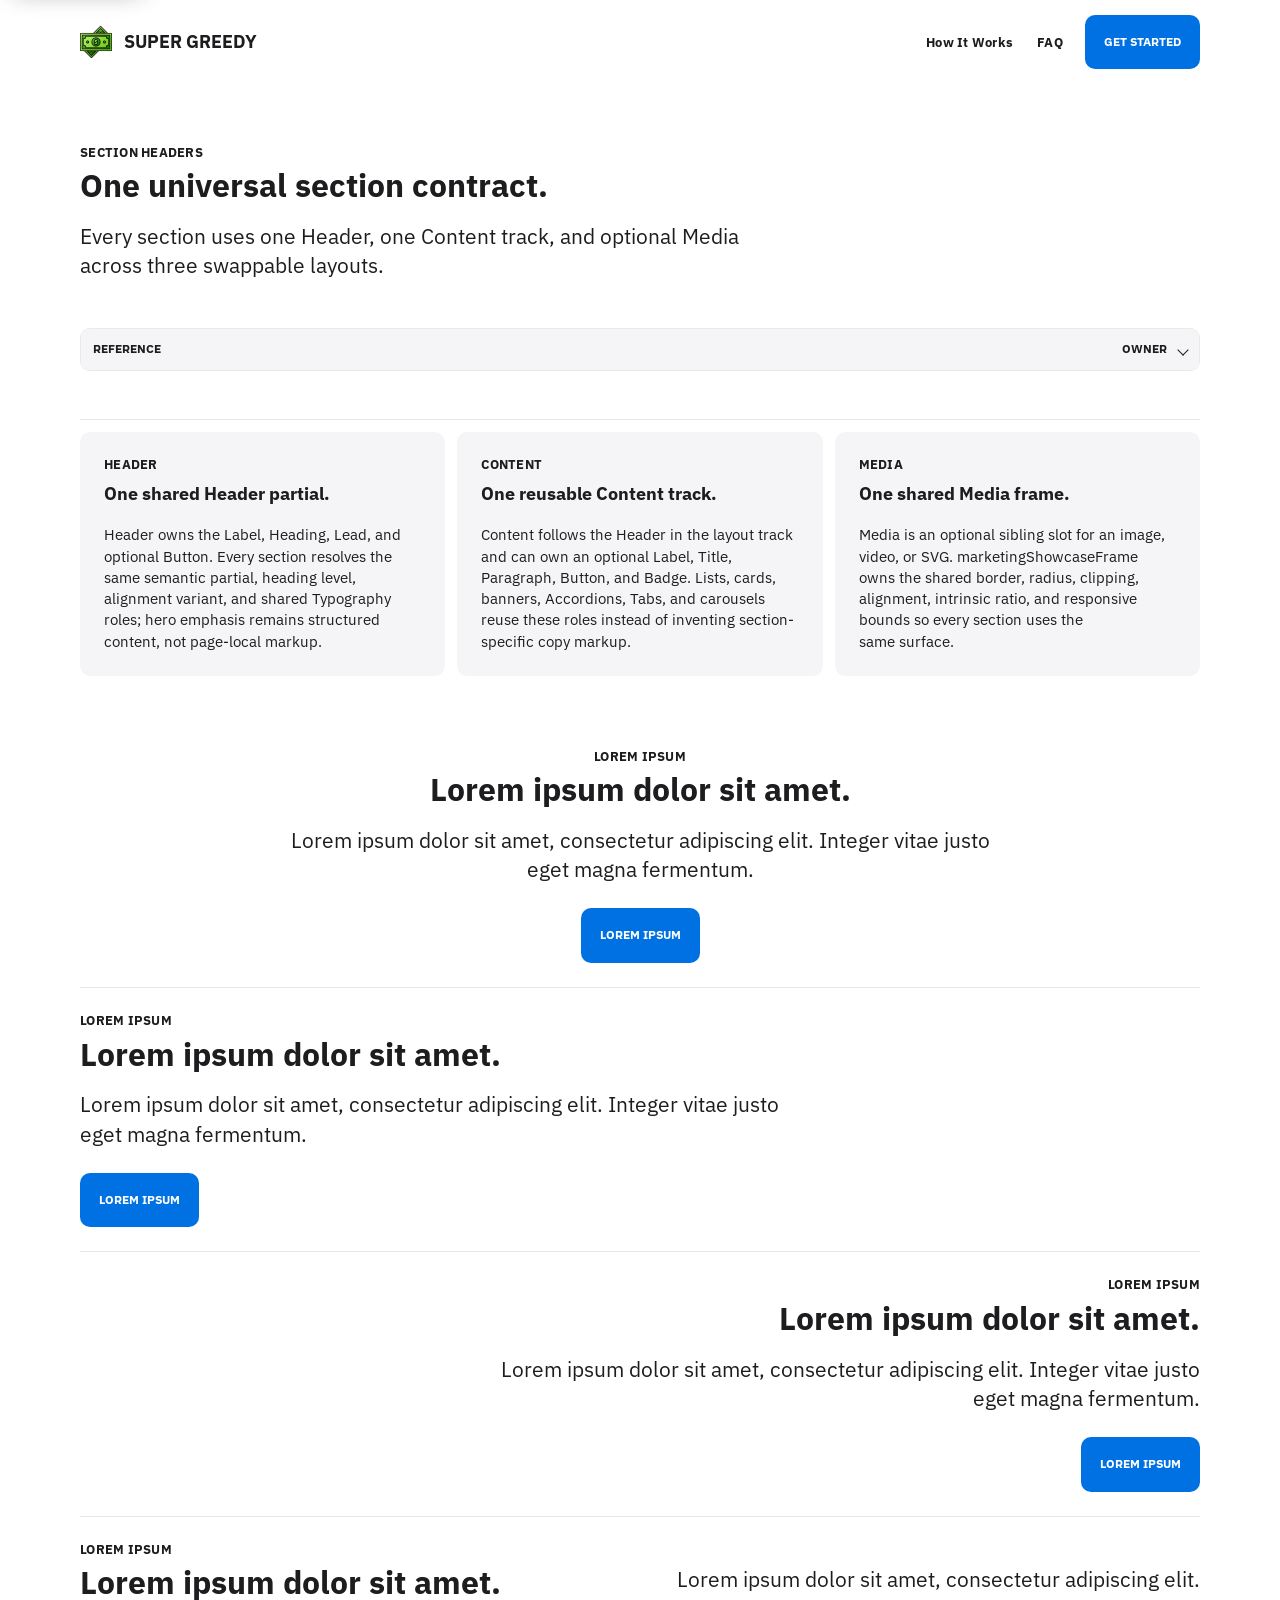
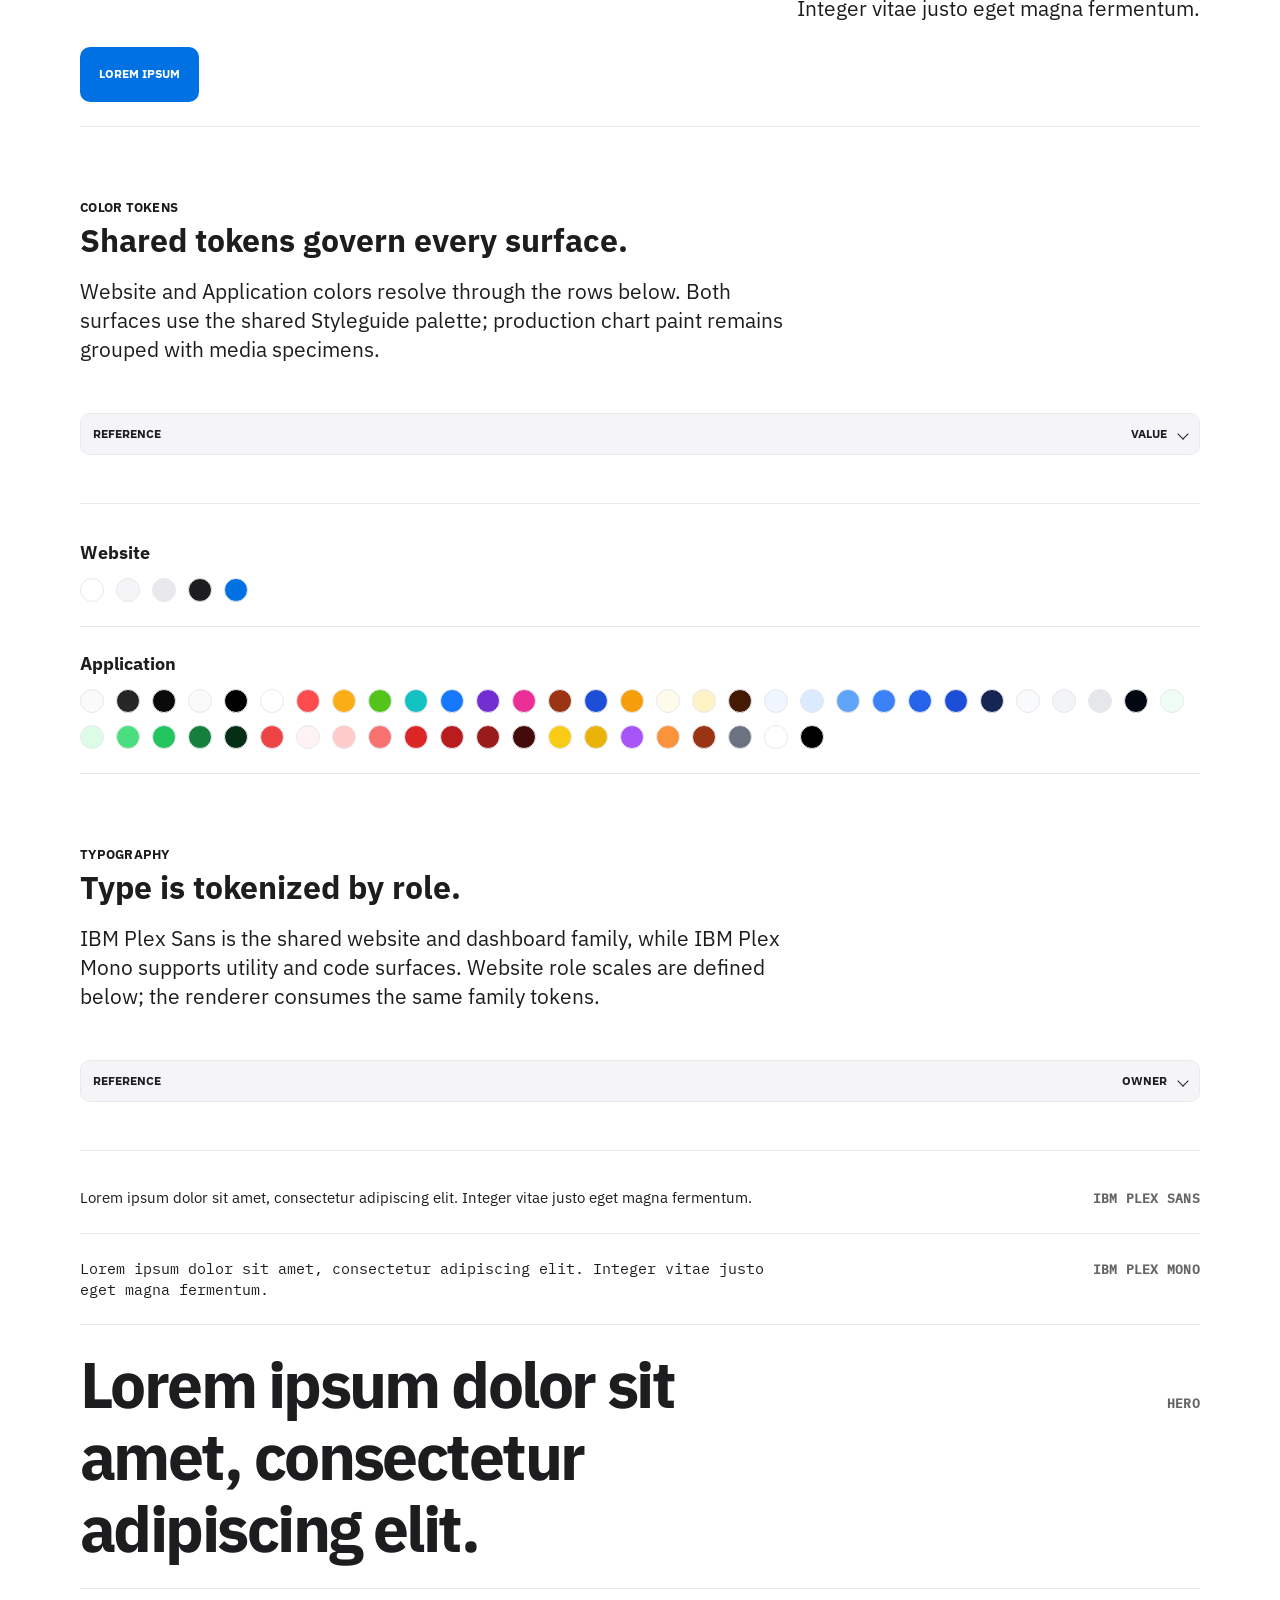
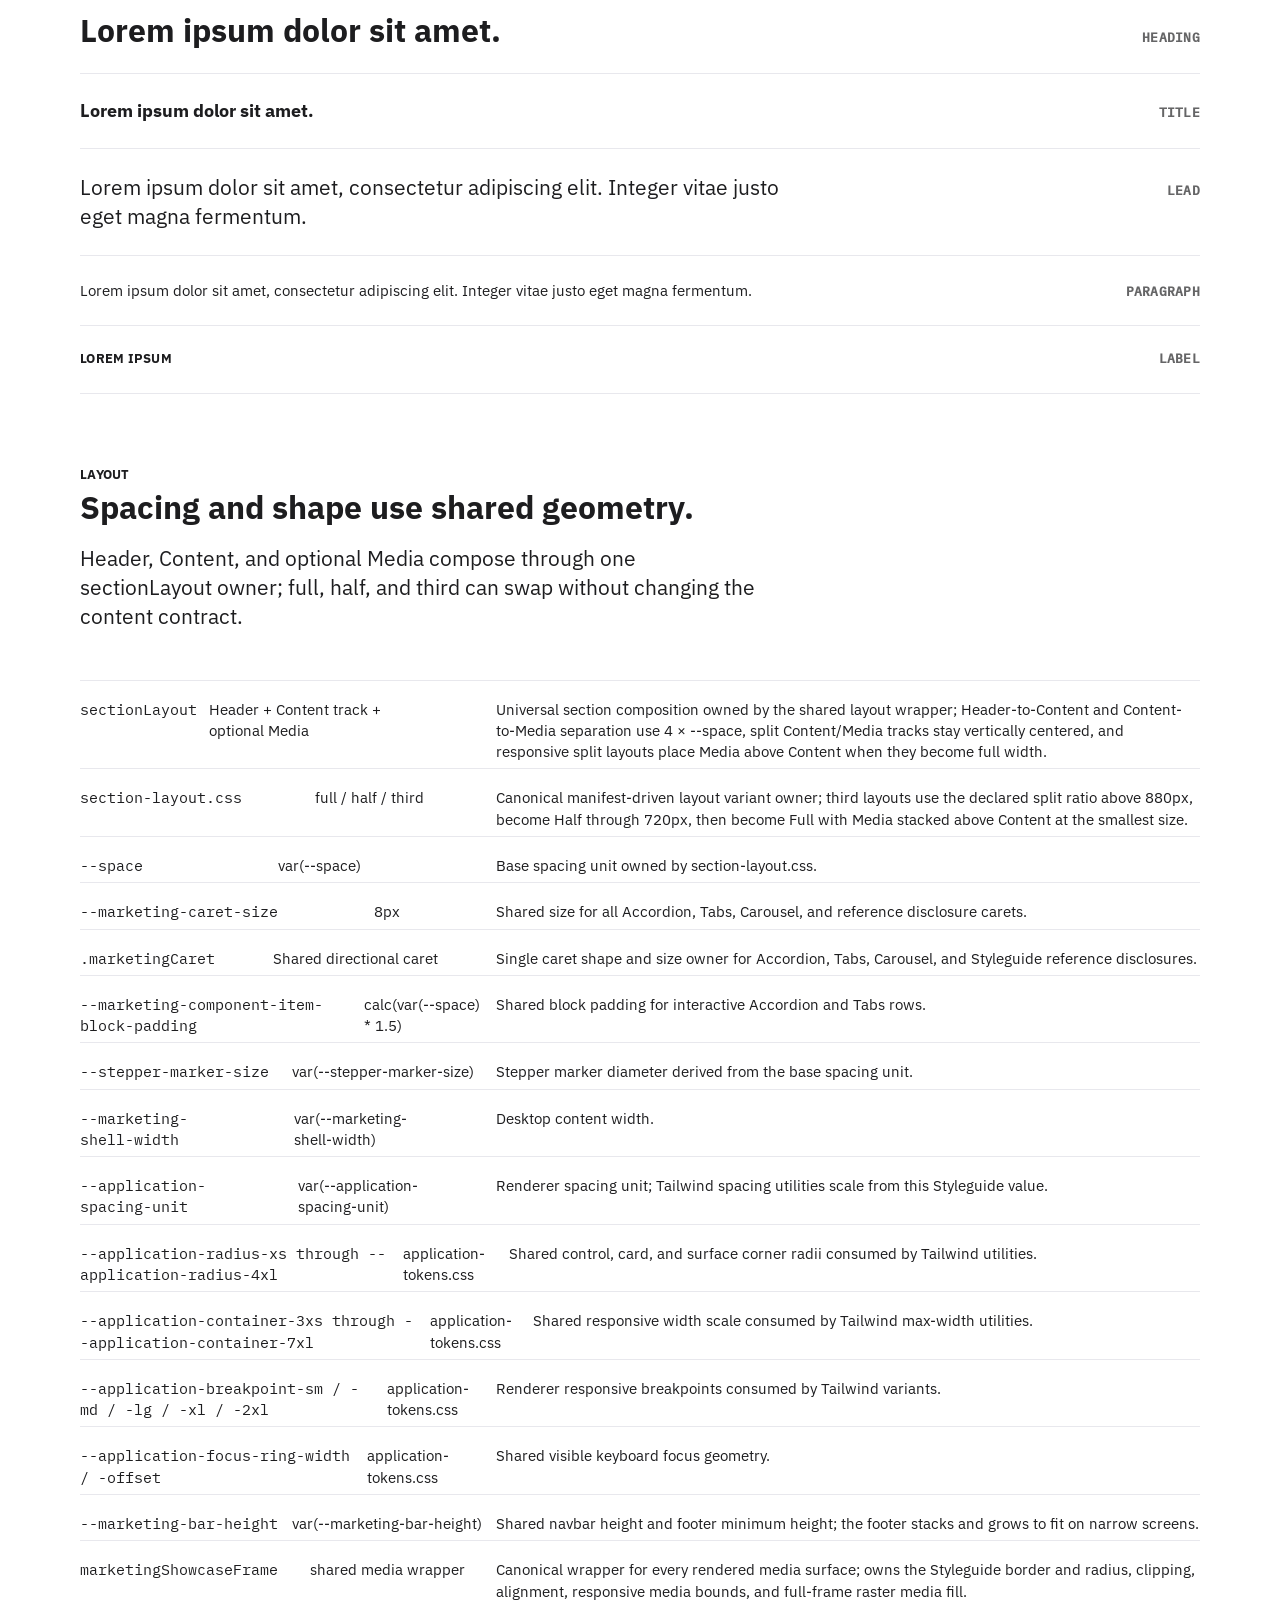
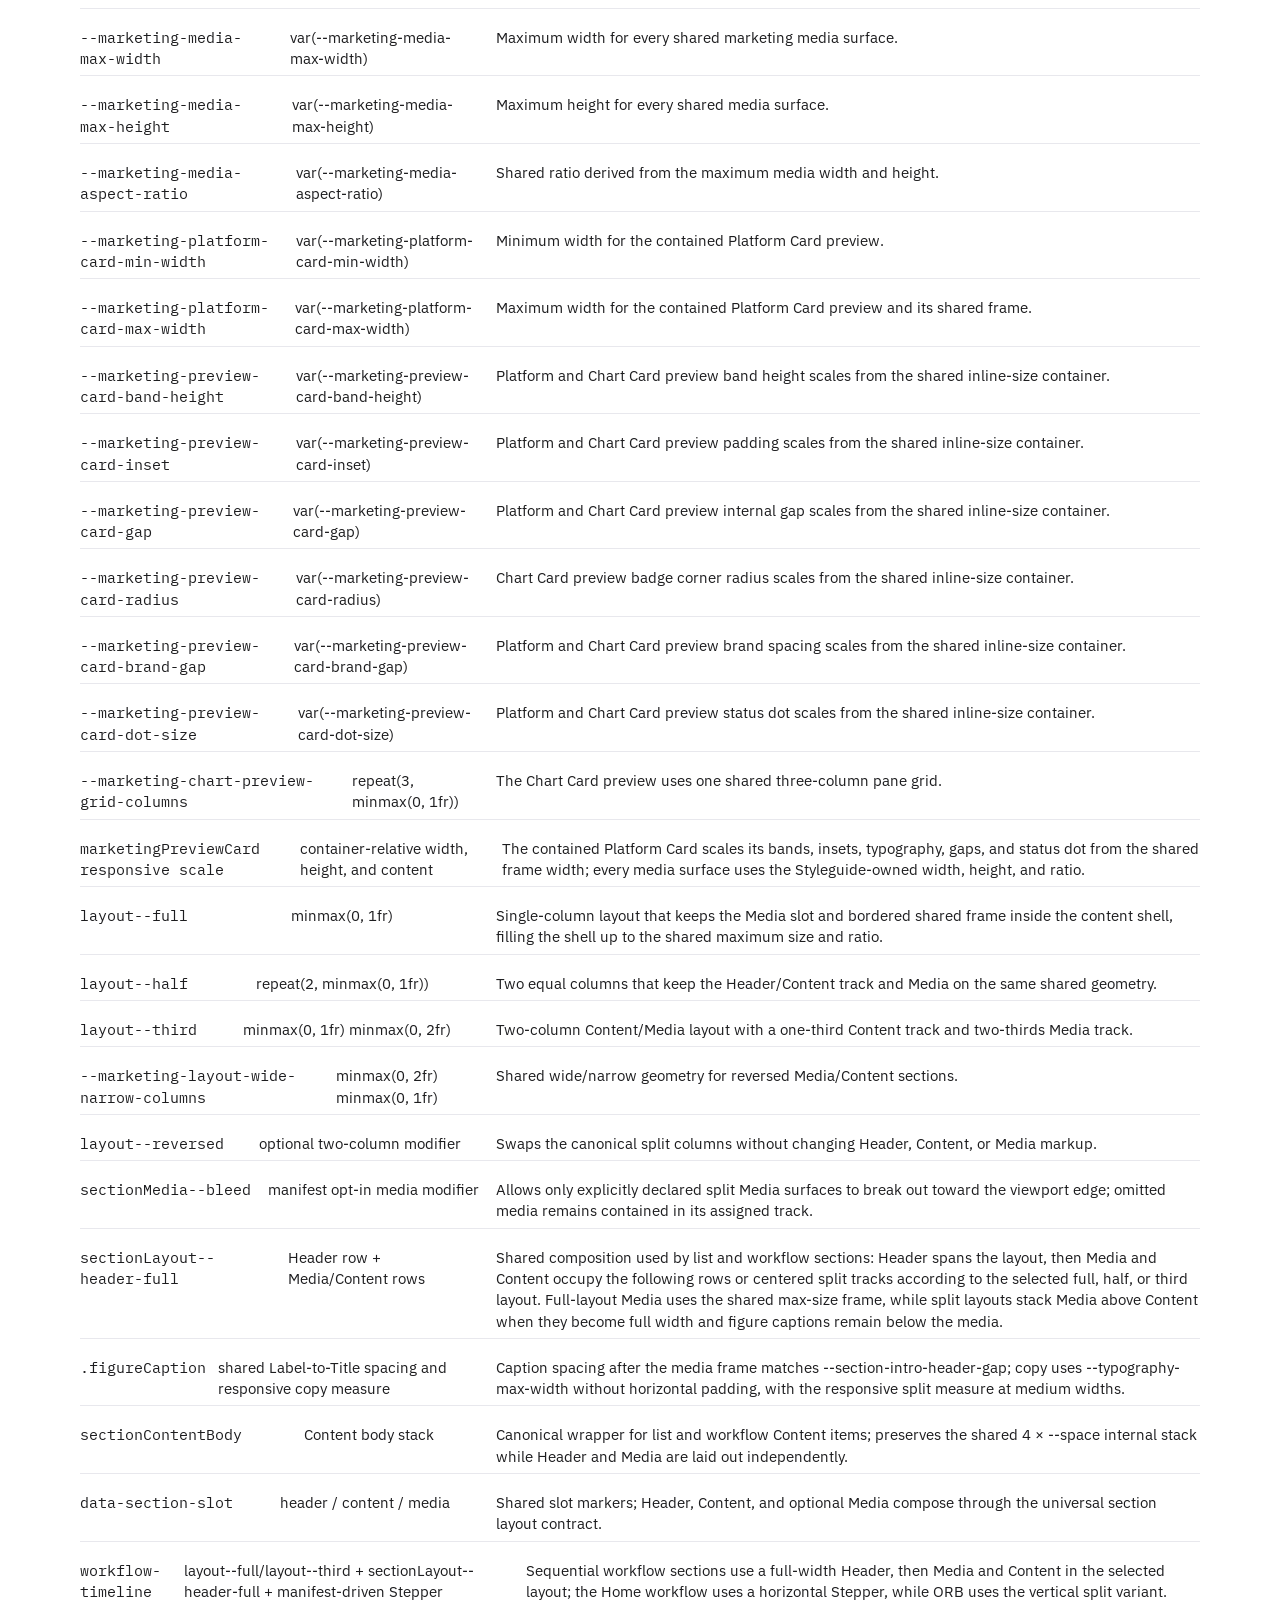
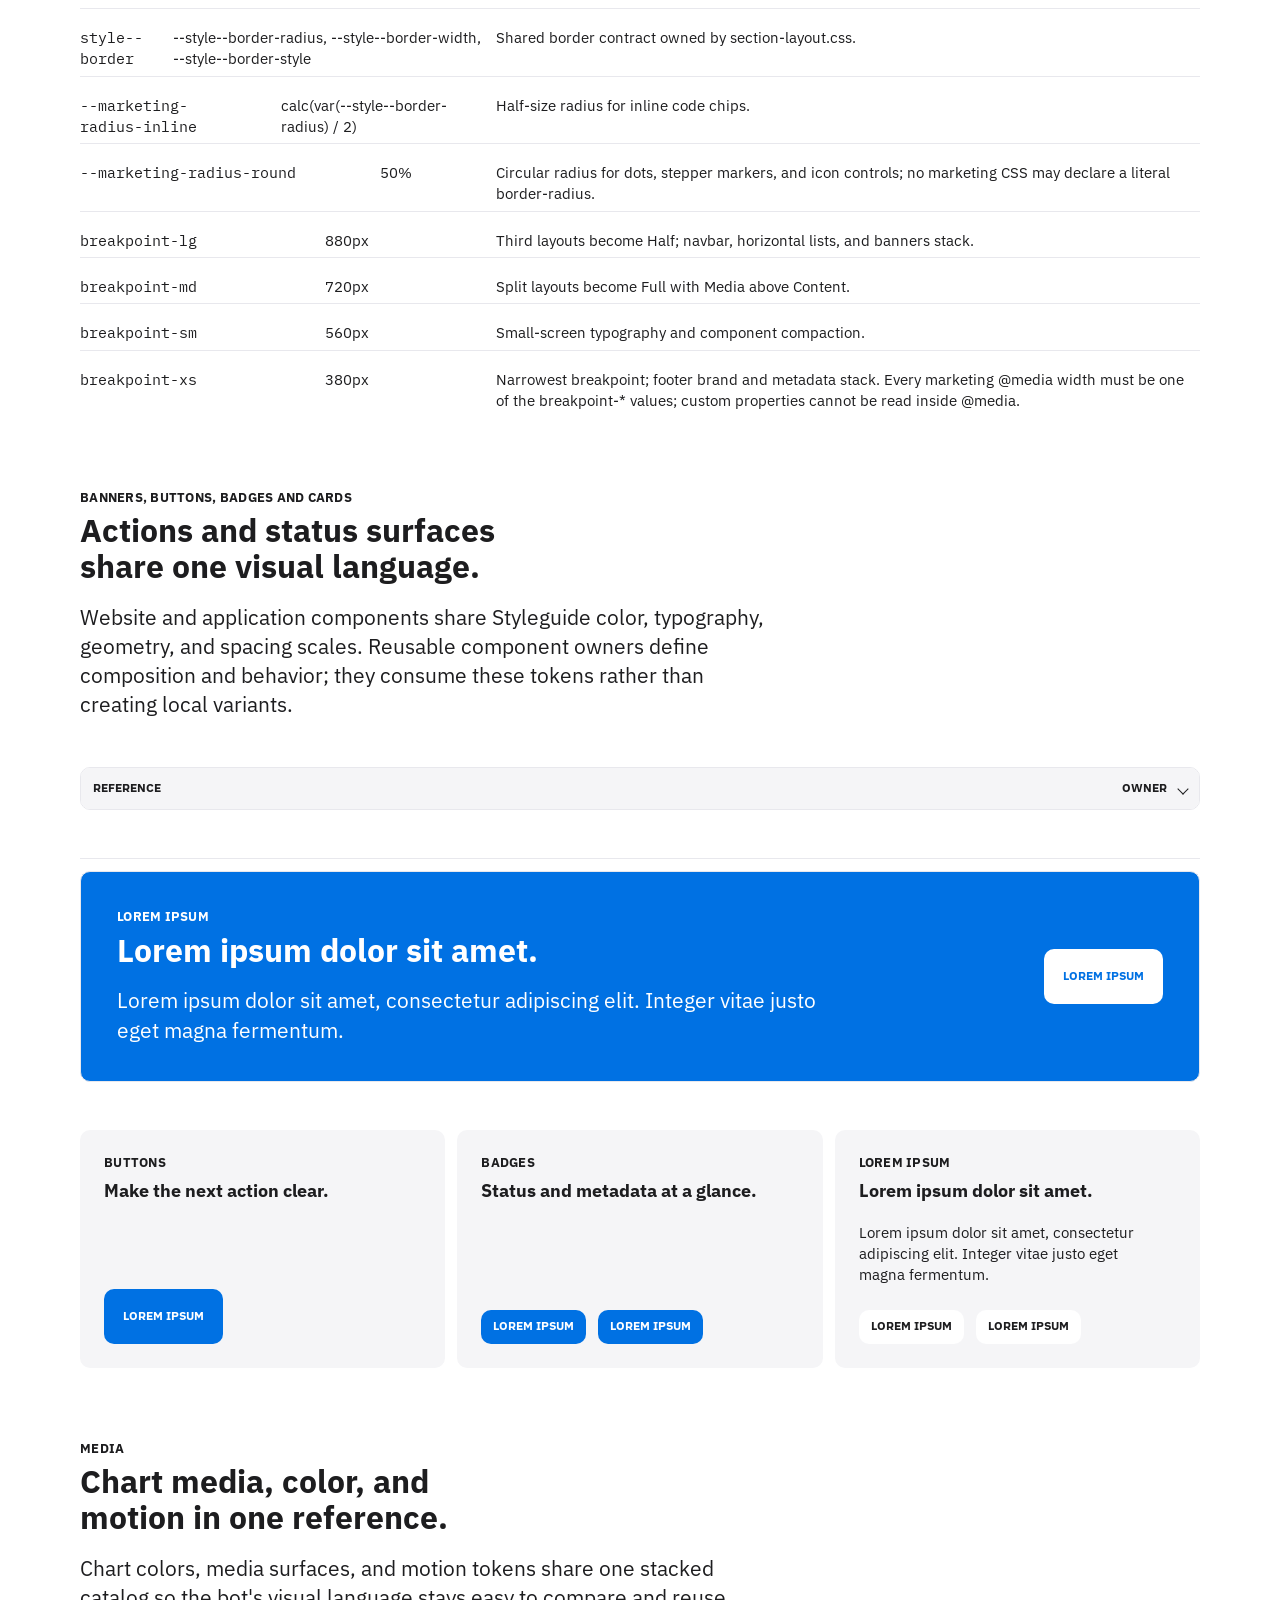
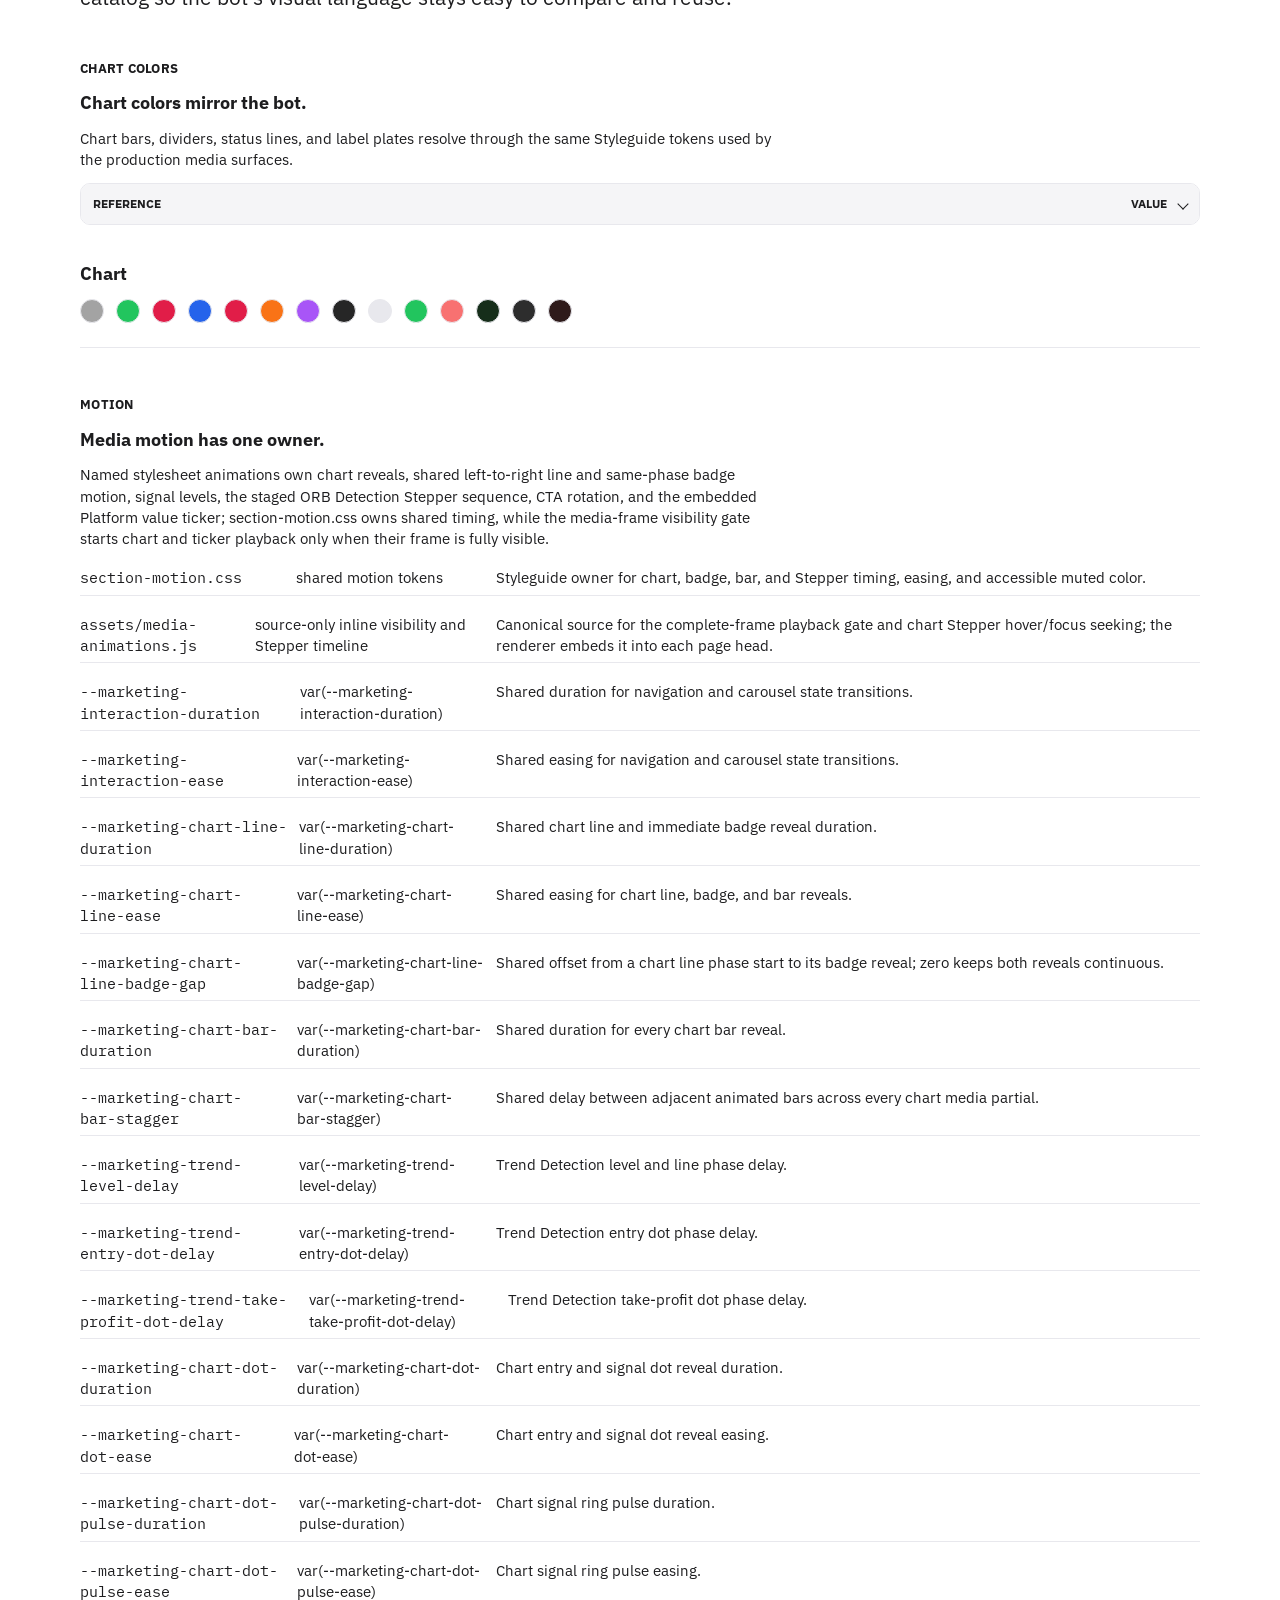
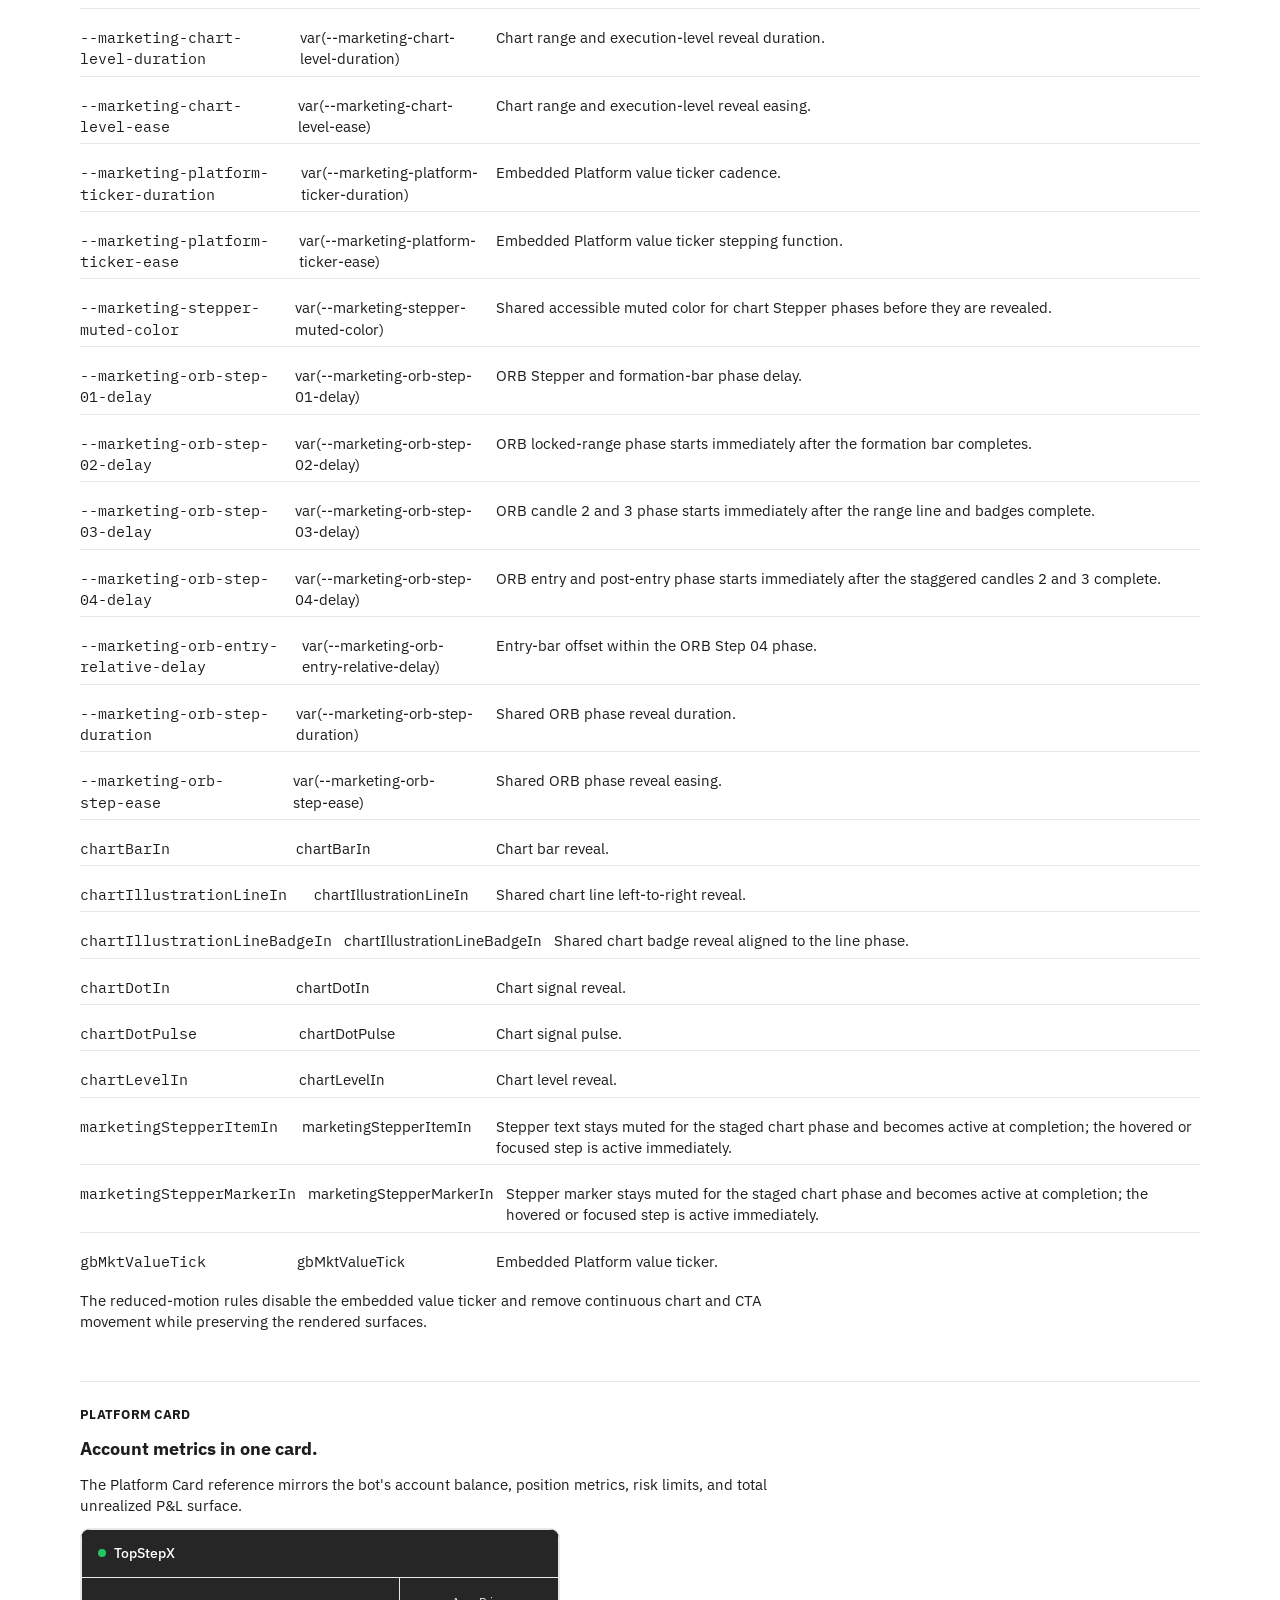
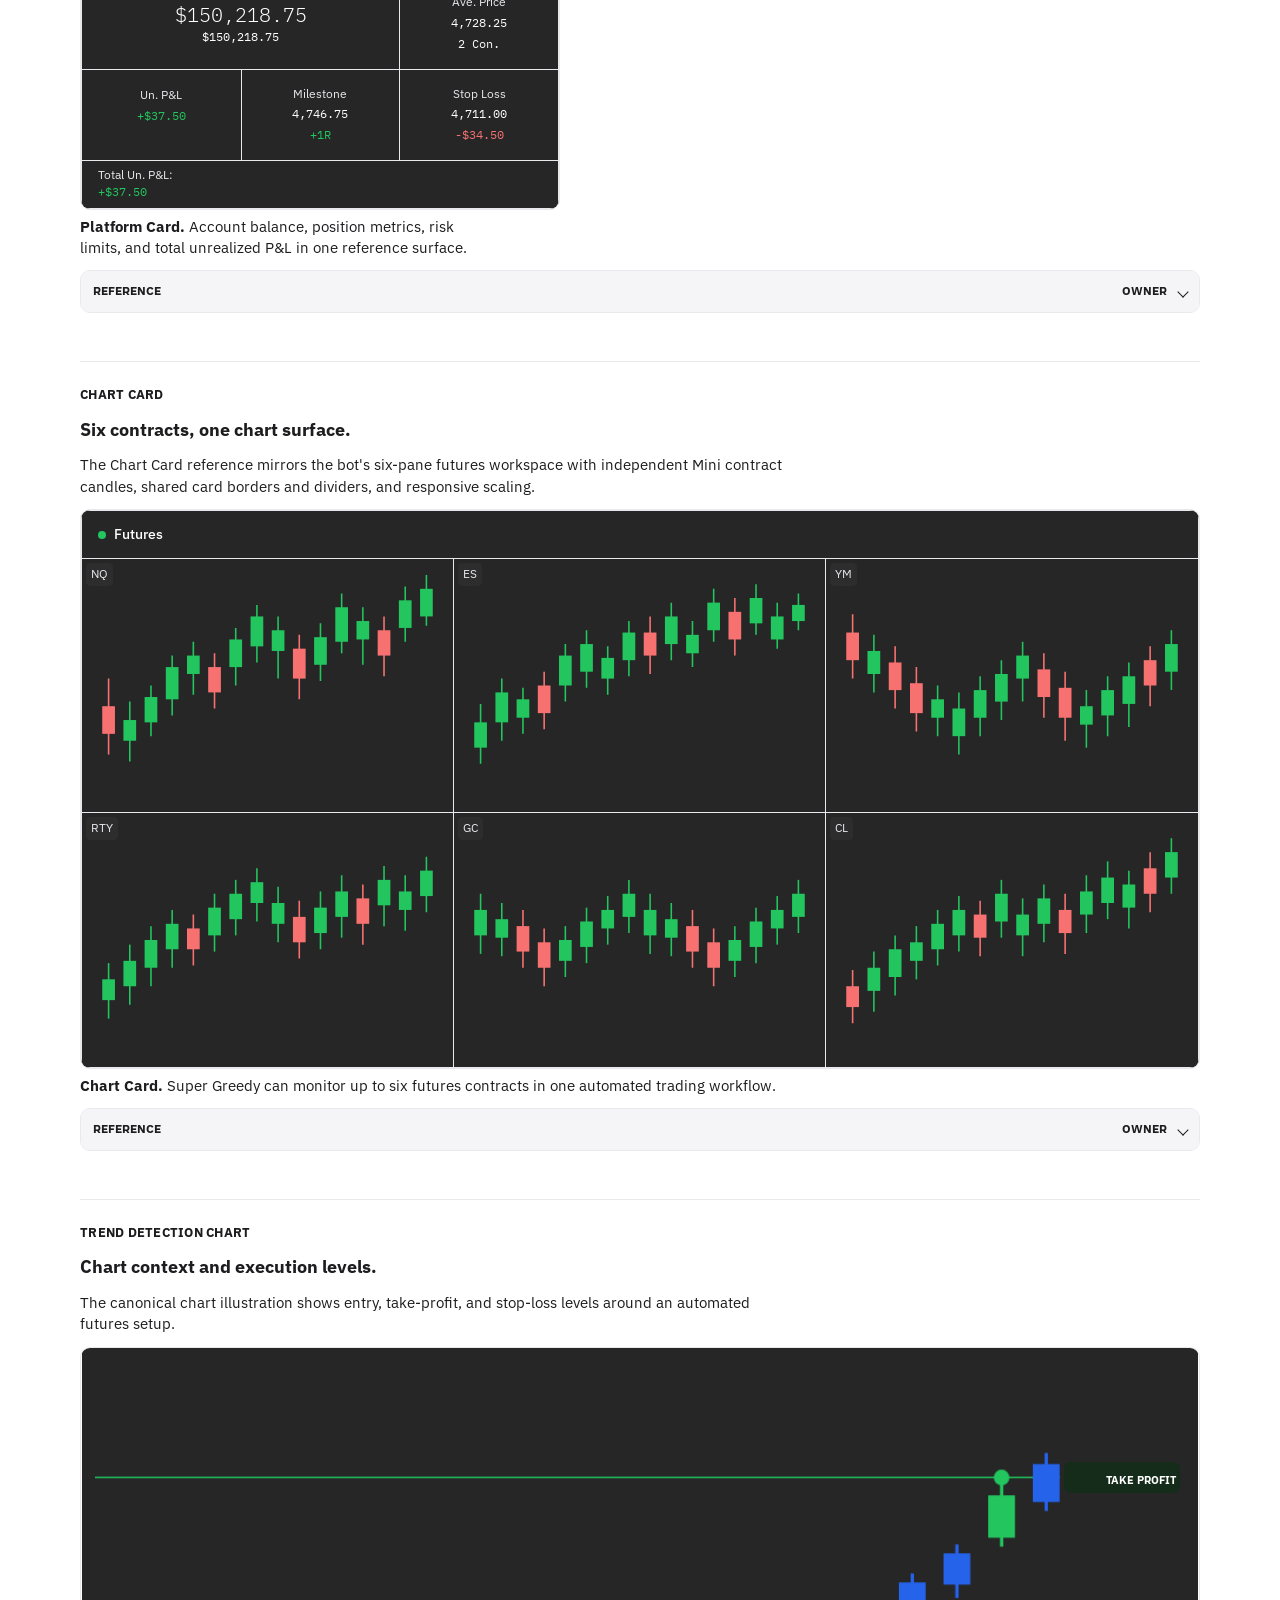
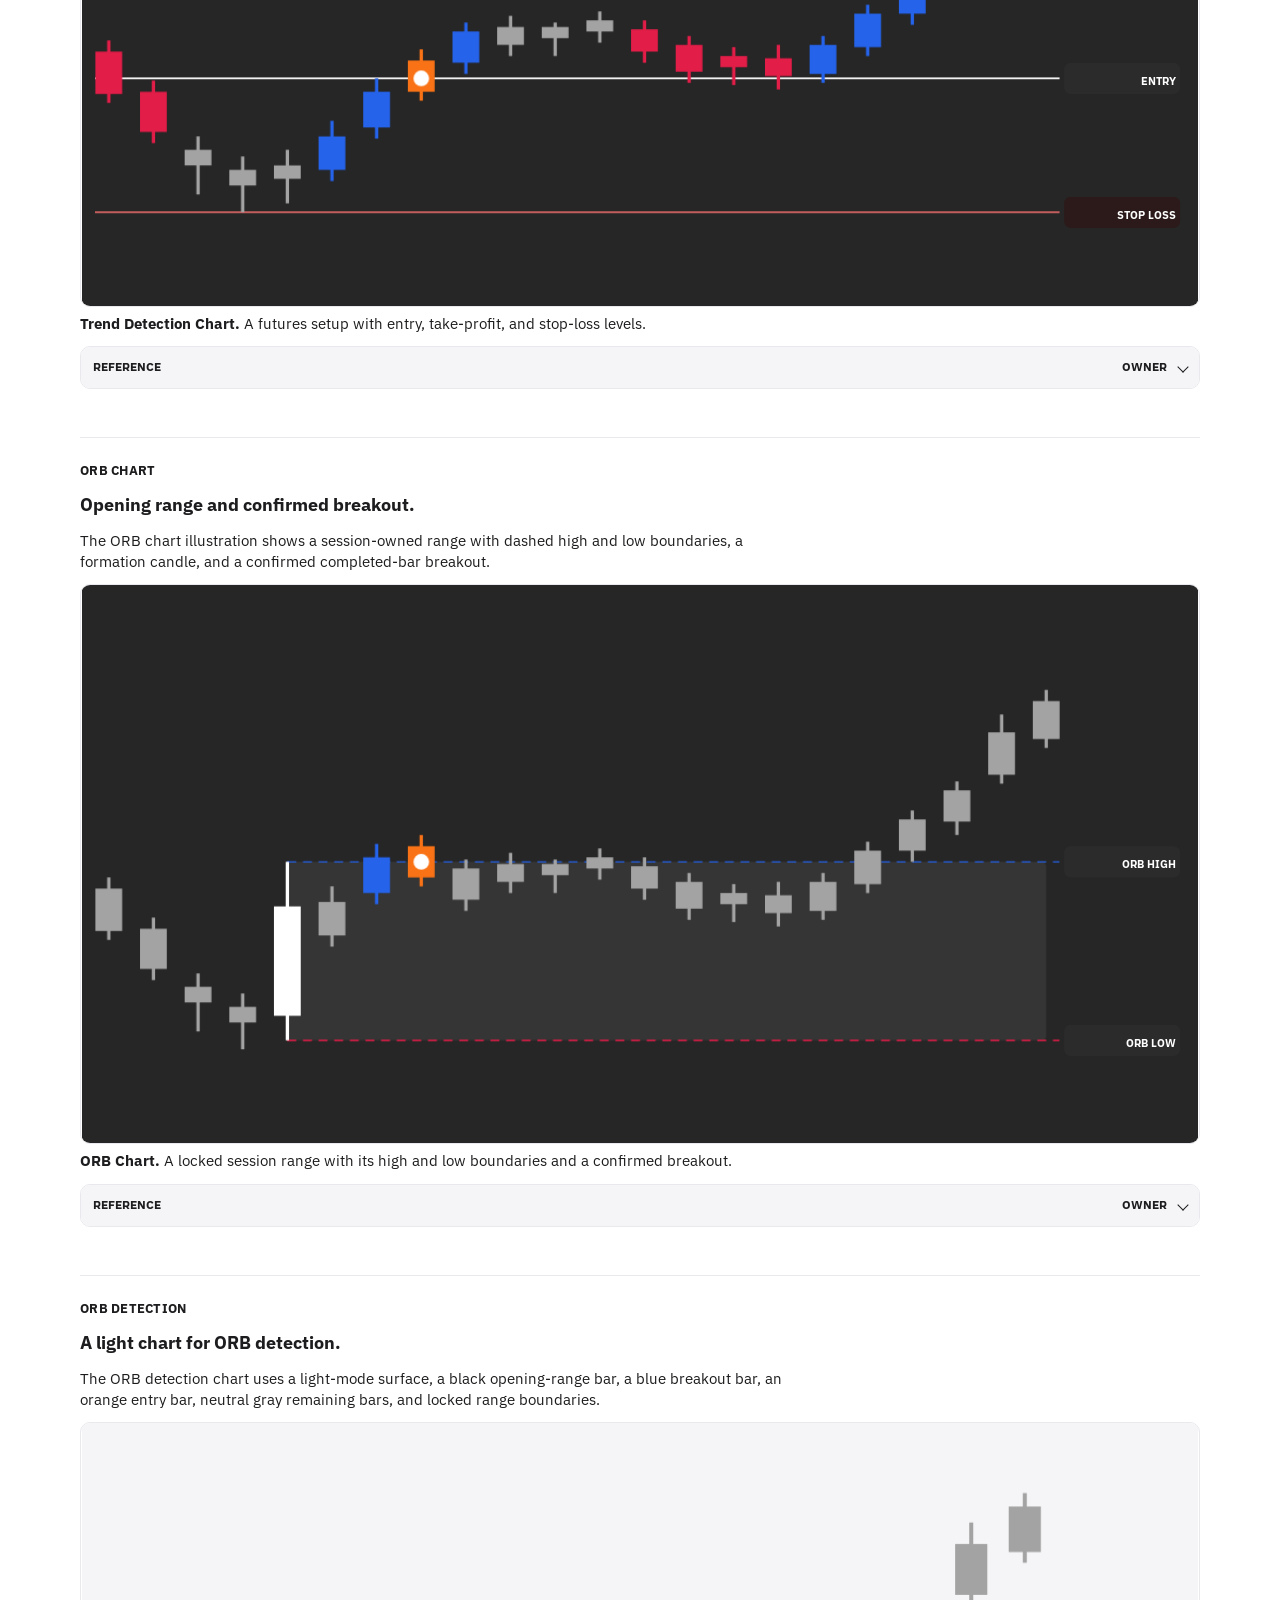
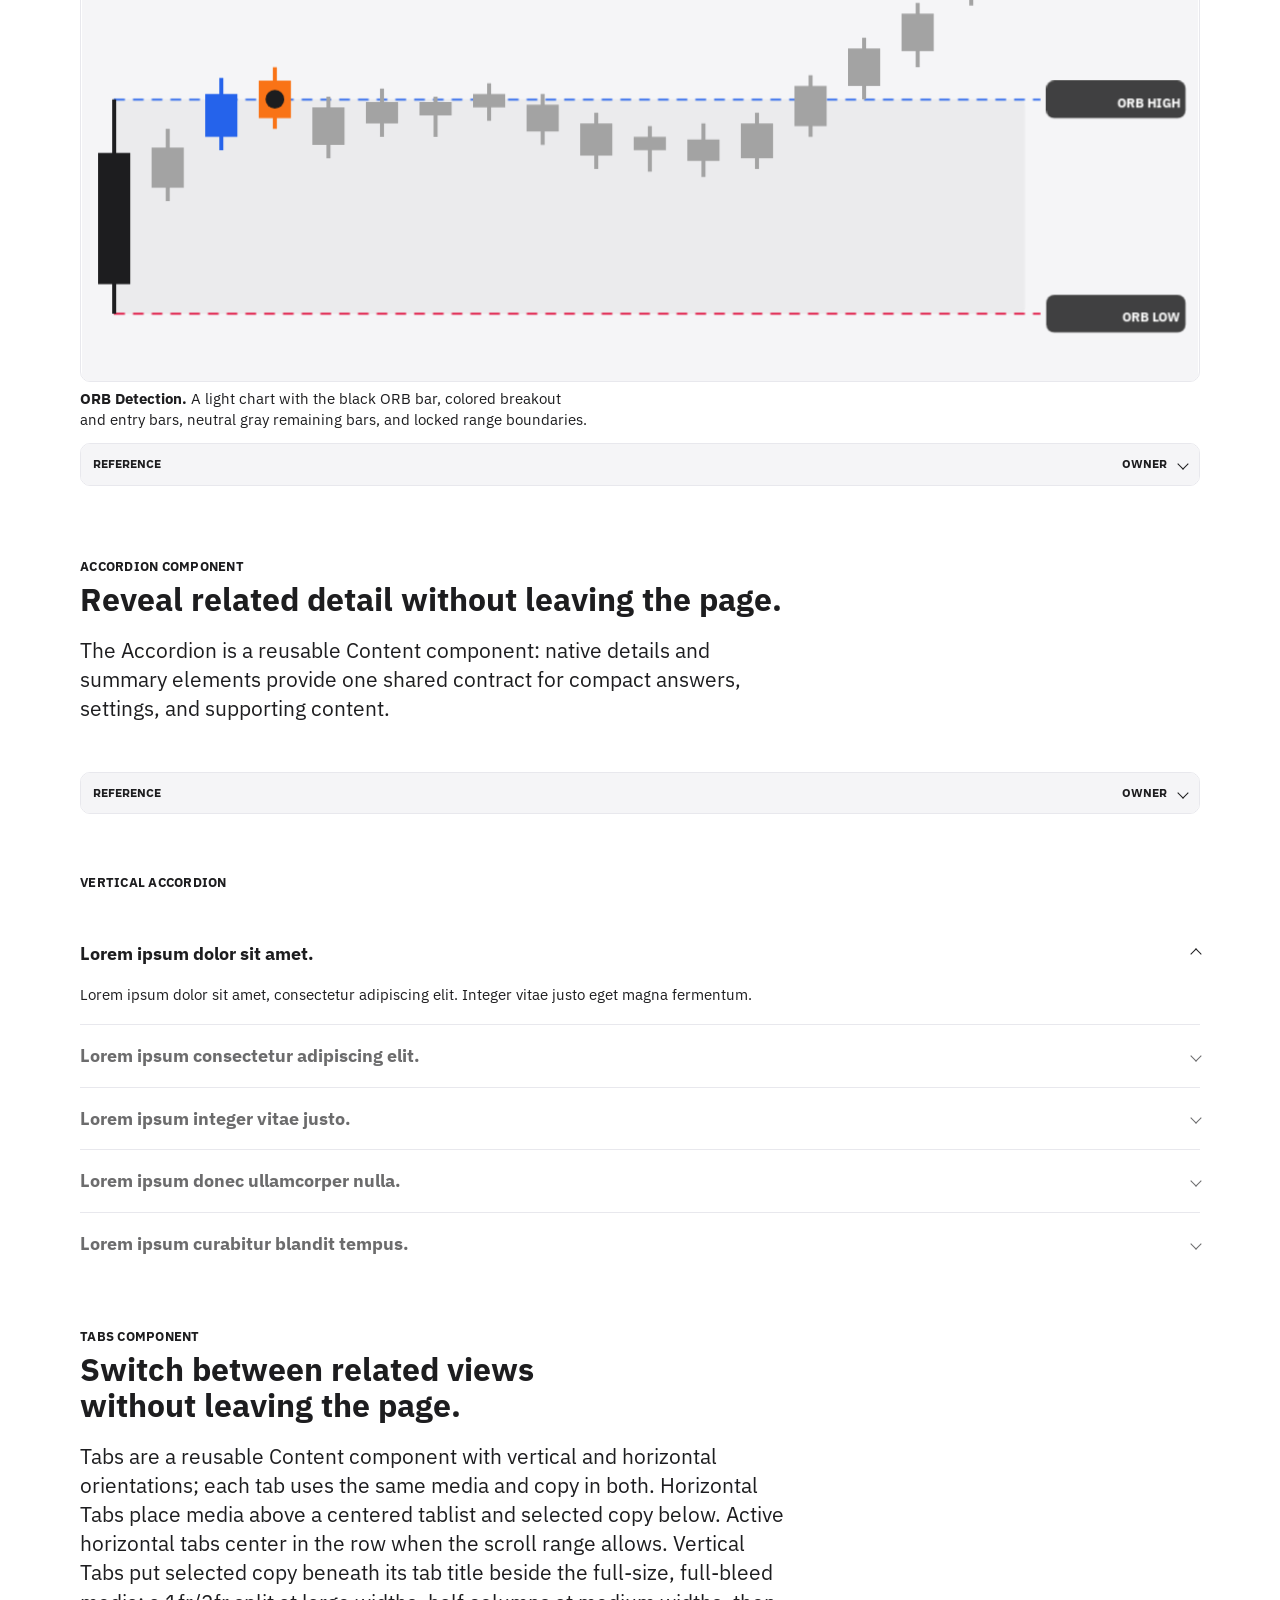
<file: styleguide/index.html>
<!doctype html><html lang="en"><head><meta charset="UTF-8"/><meta name="viewport" content="width=device-width,initial-scale=1"/><title>Super Greedy Design System</title><meta name="description" content="Internal design authority for the Super Greedy website and dashboard renderer: shared color, typography, spacing, sizing, responsive, component, chart, and motion contracts."/><meta name="author" content="Super Greedy"/><meta name="application-name" content="Super Greedy"/><meta name="robots" content="noindex,nofollow,max-image-preview:large"/><meta name="googlebot" content="noindex,nofollow,max-image-preview:large,max-snippet:-1,max-video-preview:-1"/><meta name="bingbot" content="noindex,nofollow,max-image-preview:large,max-snippet:-1,max-video-preview:-1"/><meta name="theme-color" content="rgb(29, 29, 31)"/><meta name="referrer" content="strict-origin-when-cross-origin"/><link rel="canonical" href="https://supergreedy.com/styleguide/"/><link rel="manifest" href="/assets/site.webmanifest?v=3d53cc288"/><link rel="icon" type="image/png" href="/assets/icons/supergreedy.png?v=3d53cc288" sizes="512x512"/><link rel="preload" as="style" href="/assets/ibm-plex-fonts.css?v=3d53cc288" onload='this.onload=null,this.rel="stylesheet"'/><noscript><link rel="stylesheet" href="/assets/ibm-plex-fonts.css?v=3d53cc288"/></noscript><link rel="preload" as="style" href="/assets/website.css?v=3d53cc288" onload='this.onload=null,this.rel="stylesheet"'/><noscript><link rel="stylesheet" href="/assets/website.css?v=3d53cc288"/></noscript><script data-marketing-runtime="media-animations">(()=>{document.documentElement.classList.add("marketingMediaAnimationsEnabled");const e=new Map,t=e=>{const t=String(e).trim().match(/^(-?[\d.]+)(ms|s)$/);if(!t)return 0;const n=Number(t[1]);return Number.isFinite(n)?n*("s"===t[2]?1e3:1):0},n=e=>e&&"function"==typeof e.getAnimations?e.getAnimations({subtree:!0}):[],a=e=>{const t=e.effect?.getComputedTiming?.(),n=Number(t?.endTime);return Number.isFinite(n)?n:Number.POSITIVE_INFINITY},i=(e,i)=>{if(!i||"function"!=typeof e.getAnimations||"function"!=typeof i.getAnimations)return null;const r=[...i.querySelectorAll(".marketingListItem[data-stepper-step]")];if(!r.length)return null;let o=new Map,s=[],c=0,u=0,l=0,m=null,d=1,p="inactive",f=null,g=0;const h=(e=f)=>{const t=r.indexOf(e);r.forEach((n,a)=>{const i=o.get(n),r=Number.isFinite(i)&&u<i,s=e&&a>t;e&&n===e?n.dataset.stepperPlayback="hovered":r||s?n.dataset.stepperPlayback="muted":delete n.dataset.stepperPlayback})},b=(e,t=null)=>{e?i.dataset.stepperPlayback=e:delete i.dataset.stepperPlayback,h(t||f)},w=()=>{s.forEach(e=>e.pause())},v=e=>{s.forEach(t=>{t.currentTime=e})},y=e=>{if(!l)return void(l=e);const t=Math.max(0,e-l);if(l=e,"auto"===p)u=Math.min(c,u+t);else{if("seeking"!==p||null==m)return;u+=t*d;(d>0?u>=m:u<=m)&&(u=m,p="paused",b(null,f))}v(u),h()},M=e=>{g=0,y(e),"auto"===p&&u>=c&&(p="paused"),"auto"!==p&&"seeking"!==p||(g=window.requestAnimationFrame(M))},E=()=>{g||(g=window.requestAnimationFrame(M))},L=e=>{if(f=e,"inactive"===p)return;const t=o.get(e);if(!Number.isFinite(t))return;const n=performance.now();y(n),m=Math.min(c,Math.max(0,t));const a=m-u;if(Math.abs(a)<1)return p="paused",b(null,e),w(),v(m),void(u=m);d=a>0?1:-1,p="seeking",b(d<0?"reverse":null,e),l=n,E()},S=()=>{if(f=null,b(null),"inactive"===p)return;const e=performance.now();y(e),m=null,p="auto",l=e,E()};return r.forEach(e=>{e.addEventListener("pointerenter",()=>L(e)),e.addEventListener("pointerleave",S),e.addEventListener("focusin",()=>L(e)),e.addEventListener("focusout",t=>{e.contains(t.relatedTarget)||S()})}),{activate(){(()=>{const u=r.map(e=>{const n=window.getComputedStyle(e);return{item:e,start:t(n.animationDelay),duration:t(n.animationDuration)}}),l=[...new Set([...n(e),...n(i)])];s=l;const m=l.map(a).filter(Number.isFinite),d=new Map(r.map(t=>{const i=t.dataset.stepperStep,r=i?[...e.querySelectorAll(`[data-chart-step="${i}"]`)]:[],o=[...new Set(r.flatMap(n))].map(a).filter(Number.isFinite);return[i,o.length?Math.max(...o):0]}));c=Math.max(c,...m,...u.map(({start:e,duration:t})=>e+t),0),o=new Map(u.map(({item:e,start:t,duration:n})=>[e,Math.min(c,Math.max(t+n,d.get(e.dataset.stepperStep)||0))])),h()})(),b(null),p="auto",u=0,l=performance.now(),w(),v(0),E(),f&&L(f)}}},r=t=>{t.dataset.mediaAnimationState="in-frame",t.closest(".sectionLayout")?.classList.add("sectionLayout--media-in-frame"),e.get(t)?.activate()},o=()=>{const t=[...document.querySelectorAll(".marketingShowcaseFrame")];if(!t.length)return;if(t.forEach(t=>{const n=t.closest(".sectionLayout")?.querySelector('.marketingList--stepper[data-stepper-animation="chart"]'),a=i(t,n);a&&e.set(t,a)}),"function"!=typeof window.IntersectionObserver)return void t.forEach(r);const n=new Map,a=new window.IntersectionObserver(e=>((e,t)=>{for(const a of e){if(!a.isIntersecting||a.intersectionRatio<1)continue;const e=n.get(a.target)??a.target;r(e),t.unobserve(a.target)}})(e,a),{threshold:[1]});t.forEach(e=>{const t=e.closest(".sectionMedia--bleed")?.closest(".sectionLayout")??e;n.set(t,e),a.observe(t)})};"loading"===document.readyState?document.addEventListener("DOMContentLoaded",o,{once:!0}):o()})()</script><script src="/assets/component-carousel.js?v=3d53cc288" defer="defer"></script><script src="/assets/component-tabs.js?v=3d53cc288" defer="defer"></script><script>!function(){var e=function(){var e=document.head;if(e&&!e.querySelector('[data-marketing-gtm-target="head"]')){var t=document.createElement("script");t.dataset.marketingGtmTarget="head",t.text="(function(w,d,s,l,i){w[l]=w[l]||[];w[l].push({'gtm.start':new Date().getTime(),event:'gtm.js'});var f=d.getElementsByTagName(s)[0],j=d.createElement(s),dl=l!='dataLayer'?'&l='+l:'';j.async=true;j.src='https://www.googletagmanager.com/gtm.js?id='+i+dl;f.parentNode.insertBefore(j,f);})(window,document,'script','dataLayer','GTM-PTG5FV86');",e.appendChild(t)}},t=function(){window.removeEventListener("pointerdown",t),window.removeEventListener("keydown",t),"function"!=typeof window.requestIdleCallback?window.setTimeout(e,0):window.requestIdleCallback(e)};window.addEventListener("pointerdown",t,{once:!0,passive:!0}),window.addEventListener("keydown",t,{once:!0,passive:!0})}()</script></head><body id="top"><noscript><iframe src="https://www.googletagmanager.com/ns.html?id=GTM-PTG5FV86" height="0" width="0" style="display:none;visibility:hidden"></iframe></noscript><a class="skipLink" href="#main-content">Skip to content</a><header><span class="marketingNavScrollSentinel" data-marketing-nav-sentinel aria-hidden="true"></span><nav class="marketingNav" aria-label="Primary site navigation"><div class="marketingNavInner"><a class="marketingBrandRow" href="/" aria-label="Super Greedy home"><img class="marketingIcon" src="/assets/media/logo.svg?v=3d53cc288" alt="" aria-hidden="true" width="32" height="32"/> <span class="typography-title typography-title--brand">Super Greedy</span></a><div class="marketingNavRight"><ul class="marketingNavLinks" aria-label="Explore Super Greedy"><li><a class="marketingNavLink" href="/#how-it-works">How It Works</a></li><li><a class="marketingNavLink" href="/#faq">FAQ</a></li></ul><div class="marketingNavActions"><a class="primaryAction" href="/#download-cta" aria-label="Get started with Super Greedy"><span>Get Started</span></a></div></div></div></nav></header><script src="/assets/navigation.js?v=3d53cc288" defer="defer"></script><main id="main-content" class="marketingShell"><section class="marketingSection" id="section-headers" data-layout="full" aria-labelledby="section-headers-title" aria-describedby="section-headers-description"><div class="sectionLayout layout--full"><div class="sectionContent" data-section-slot="content"><header class="sectionIntro header-left" data-section-slot="header"><span class="fieldLabel">Section Headers</span><h1 id="section-headers-title" class="typography-title">One universal section contract.</h1><p id="section-headers-description" class="typography-lead">Every section uses one Header, one Content track, and optional Media across three swappable layouts.</p></header><details class="styleguideTokenDisclosure"><summary aria-label="Section header references"><span>Reference</span> <span>Owner</span> <span class="marketingCaret marketingCaret--down" aria-hidden="true"></span></summary><table class="styleguideTokenTable" aria-label="Section header tokens"><caption>Universal Header, Content, and Media references</caption><thead><tr><th scope="col">Reference</th><th scope="col">Owner</th></tr></thead><tbody><tr><th scope="row"><code>section-header.html</code></th><td>Header — shared Label, Heading, Lead, and optional Button partial</td></tr><tr><th scope="row"><code>section-header.css</code></th><td>Header — shared rhythm, alignment, and responsive variants</td></tr><tr><th scope="row"><code>section-typography.css</code></th><td>Header and Content — shared Typography role scales</td></tr><tr><th scope="row"><code>section-layout.css</code></th><td>Section — shared spacing, geometry, and layout variants</td></tr><tr><th scope="row"><code>section-header.json</code></th><td>Header — variant and heading-tag contract</td></tr><tr><th scope="row"><code>sections/partials/list-copy.html</code></th><td>Content — optional Label, Title, Paragraph, Button, and Badge roles</td></tr><tr><th scope="row"><code>marketingShowcaseFrame</code></th><td>Media — shared image, video, and SVG frame</td></tr><tr><th scope="row"><code>--section-intro-header-gap</code></th><td>Header — Label to Heading, 0.5 × --space</td></tr><tr><th scope="row"><code>--section-intro-gap</code></th><td>Header — Heading to Lead, 1.5 × --space</td></tr><tr><th scope="row"><code>--typography-max-width</code></th><td>Header and Content — shared marketing copy measure</td></tr><tr><th scope="row"><code>scripts/marketing/sections.mjs</code></th><td>Section — page-wide renderer consumer</td></tr></tbody></table></details><section class="styleguideCatalog" aria-label="Universal Header, Content, and Media contract"><ul class="styleguideExampleGrid styleguideExampleGrid--cards" aria-label="Universal Header, Content, and Media contract"><li class="featureCard" aria-labelledby="section-headers-contract-header-title" aria-describedby="section-headers-contract-header-description"><span class="fieldLabel">Header</span><h3 id="section-headers-contract-header-title" class="typography-title">One shared Header partial.</h3><p id="section-headers-contract-header-description" class="typography-paragraph">Header owns the Label, Heading, Lead, and optional Button. Every section resolves the same semantic partial, heading level, alignment variant, and shared Typography roles; hero emphasis remains structured content, not page-local markup.</p></li><li class="featureCard" aria-labelledby="section-headers-contract-content-title" aria-describedby="section-headers-contract-content-description"><span class="fieldLabel">Content</span><h3 id="section-headers-contract-content-title" class="typography-title">One reusable Content track.</h3><p id="section-headers-contract-content-description" class="typography-paragraph">Content follows the Header in the layout track and can own an optional Label, Title, Paragraph, Button, and Badge. Lists, cards, banners, Accordions, Tabs, and carousels reuse these roles instead of inventing section-specific copy markup.</p></li><li class="featureCard" aria-labelledby="section-headers-contract-media-title" aria-describedby="section-headers-contract-media-description"><span class="fieldLabel">Media</span><h3 id="section-headers-contract-media-title" class="typography-title">One shared Media frame.</h3><p id="section-headers-contract-media-description" class="typography-paragraph">Media is an optional sibling slot for an image, video, or SVG. marketingShowcaseFrame owns the shared border, radius, clipping, alignment, intrinsic ratio, and responsive bounds so every section uses the same surface.</p></li></ul><ul class="styleguideExampleGrid" aria-label="Section header alignment variants"><li class="styleguideExample"><header class="sectionIntro header-center" data-section-slot="header"><span class="fieldLabel">Lorem ipsum</span><h2 id="styleguide-header-example-header-center-title" class="typography-title">Lorem ipsum dolor sit amet.</h2><p id="styleguide-header-example-header-center-description" class="typography-lead">Lorem ipsum dolor sit amet, consectetur adipiscing elit. Integer vitae justo eget magna fermentum.</p><div class="sectionActions sectionHeaderActions" data-section-element="button"><a class="primaryAction" href="/#download-cta" aria-label="Lorem Ipsum"><span>Lorem Ipsum</span></a></div></header></li><li class="styleguideExample"><header class="sectionIntro header-left" data-section-slot="header"><span class="fieldLabel">Lorem ipsum</span><h2 id="styleguide-header-example-header-left-title" class="typography-title">Lorem ipsum dolor sit amet.</h2><p id="styleguide-header-example-header-left-description" class="typography-lead">Lorem ipsum dolor sit amet, consectetur adipiscing elit. Integer vitae justo eget magna fermentum.</p><div class="sectionActions sectionHeaderActions" data-section-element="button"><a class="primaryAction" href="/#download-cta" aria-label="Lorem Ipsum"><span>Lorem Ipsum</span></a></div></header></li><li class="styleguideExample"><header class="sectionIntro header-right" data-section-slot="header"><span class="fieldLabel">Lorem ipsum</span><h2 id="styleguide-header-example-header-right-title" class="typography-title">Lorem ipsum dolor sit amet.</h2><p id="styleguide-header-example-header-right-description" class="typography-lead">Lorem ipsum dolor sit amet, consectetur adipiscing elit. Integer vitae justo eget magna fermentum.</p><div class="sectionActions sectionHeaderActions" data-section-element="button"><a class="primaryAction" href="/#download-cta" aria-label="Lorem Ipsum"><span>Lorem Ipsum</span></a></div></header></li><li class="styleguideExample"><header class="sectionIntro header-split" data-section-slot="header"><span class="fieldLabel">Lorem ipsum</span><h2 id="styleguide-header-example-header-split-title" class="typography-title">Lorem ipsum dolor sit amet.</h2><p id="styleguide-header-example-header-split-description" class="typography-lead">Lorem ipsum dolor sit amet, consectetur adipiscing elit. Integer vitae justo eget magna fermentum.</p><div class="sectionActions sectionHeaderActions" data-section-element="button"><a class="primaryAction" href="/#download-cta" aria-label="Lorem Ipsum"><span>Lorem Ipsum</span></a></div></header></li></ul></section></div></div></section><section class="marketingSection" id="colors" data-layout="full" aria-labelledby="colors-title" aria-describedby="colors-description"><div class="sectionLayout layout--full"><div class="sectionContent" data-section-slot="content"><header class="sectionIntro header-left" data-section-slot="header"><span class="fieldLabel">Color tokens</span><h2 id="colors-title" class="typography-title">Shared tokens govern every surface.</h2><p id="colors-description" class="typography-lead">Website and Application colors resolve through the rows below. Both surfaces use the shared Styleguide palette; production chart paint remains grouped with media specimens.</p></header><details class="styleguideTokenDisclosure"><summary aria-label="Color references"><span>Reference</span> <span>Value</span> <span class="marketingCaret marketingCaret--down" aria-hidden="true"></span></summary><table class="styleguideTokenTable" aria-label="Design system color tokens"><caption>Website and Application color implementation references</caption><thead><tr><th scope="col">Reference</th><th scope="col">Value</th></tr></thead><tbody><tr><th scope="row"><code>--marketing-color-white</code></th><td><code>rgb(255, 255, 255)</code></td></tr><tr><th scope="row"><code>--marketing-color-gray-50</code></th><td><code>rgb(245, 245, 247)</code></td></tr><tr><th scope="row"><code>--marketing-color-gray-200</code></th><td><code>rgb(232, 232, 237)</code></td></tr><tr><th scope="row"><code>--marketing-color-ink</code></th><td><code>rgb(29, 29, 31)</code></td></tr><tr><th scope="row"><code>--marketing-color-accent</code></th><td><code>rgb(0, 113, 227)</code></td></tr><tr><th scope="row"><code>--application-chart-pane-light</code></th><td><code>#fafafa</code></td></tr><tr><th scope="row"><code>--application-chart-pane-dark</code></th><td><code>#262626</code></td></tr><tr><th scope="row"><code>--application-chart-text-light</code></th><td><code>#0a0a0a</code></td></tr><tr><th scope="row"><code>--application-chart-text-dark</code></th><td><code>#fafafa</code></td></tr><tr><th scope="row"><code>--application-chart-line-light</code></th><td><code>#000000</code></td></tr><tr><th scope="row"><code>--application-chart-line-dark</code></th><td><code>#ffffff</code></td></tr><tr><th scope="row"><code>--application-rainbow-red</code></th><td><code>#ff4d4f</code></td></tr><tr><th scope="row"><code>--application-rainbow-amber</code></th><td><code>#faad14</code></td></tr><tr><th scope="row"><code>--application-rainbow-green</code></th><td><code>#52c41a</code></td></tr><tr><th scope="row"><code>--application-rainbow-cyan</code></th><td><code>#13c2c2</code></td></tr><tr><th scope="row"><code>--application-rainbow-blue</code></th><td><code>#1677ff</code></td></tr><tr><th scope="row"><code>--application-rainbow-violet</code></th><td><code>#722ed1</code></td></tr><tr><th scope="row"><code>--application-rainbow-pink</code></th><td><code>#eb2f96</code></td></tr><tr><th scope="row"><code>--application-status-detected</code></th><td><code>#fb923c</code></td></tr><tr><th scope="row"><code>--application-status-working</code></th><td><code>#60a5fa</code></td></tr><tr><th scope="row"><code>--application-color-amber-500</code></th><td><code>#f59e0b</code></td></tr><tr><th scope="row"><code>--application-color-amber-50</code></th><td><code>#fffbeb</code></td></tr><tr><th scope="row"><code>--application-color-amber-100</code></th><td><code>#fef3c7</code></td></tr><tr><th scope="row"><code>--application-color-amber-950</code></th><td><code>#451a03</code></td></tr><tr><th scope="row"><code>--application-color-blue-50</code></th><td><code>#eff6ff</code></td></tr><tr><th scope="row"><code>--application-color-blue-100</code></th><td><code>#dbeafe</code></td></tr><tr><th scope="row"><code>--application-color-blue-400</code></th><td><code>#60a5fa</code></td></tr><tr><th scope="row"><code>--application-color-blue-500</code></th><td><code>#3b82f6</code></td></tr><tr><th scope="row"><code>--application-color-blue-600</code></th><td><code>#2563eb</code></td></tr><tr><th scope="row"><code>--application-color-blue-700</code></th><td><code>#1d4ed8</code></td></tr><tr><th scope="row"><code>--application-color-blue-950</code></th><td><code>#172554</code></td></tr><tr><th scope="row"><code>--application-color-gray-50</code></th><td><code>#f9fafb</code></td></tr><tr><th scope="row"><code>--application-color-gray-100</code></th><td><code>#f3f4f6</code></td></tr><tr><th scope="row"><code>--application-color-gray-200</code></th><td><code>#e5e7eb</code></td></tr><tr><th scope="row"><code>--application-color-gray-950</code></th><td><code>#030712</code></td></tr><tr><th scope="row"><code>--application-color-green-50</code></th><td><code>#f0fdf4</code></td></tr><tr><th scope="row"><code>--application-color-green-100</code></th><td><code>#dcfce7</code></td></tr><tr><th scope="row"><code>--application-color-green-400</code></th><td><code>#4ade80</code></td></tr><tr><th scope="row"><code>--application-color-green-500</code></th><td><code>#22c55e</code></td></tr><tr><th scope="row"><code>--application-color-green-700</code></th><td><code>#15803d</code></td></tr><tr><th scope="row"><code>--application-color-green-950</code></th><td><code>#052e16</code></td></tr><tr><th scope="row"><code>--application-color-red-500</code></th><td><code>#ef4444</code></td></tr><tr><th scope="row"><code>--application-color-red-50</code></th><td><code>#fef2f2</code></td></tr><tr><th scope="row"><code>--application-color-red-200</code></th><td><code>#fecaca</code></td></tr><tr><th scope="row"><code>--application-color-red-400</code></th><td><code>#f87171</code></td></tr><tr><th scope="row"><code>--application-color-red-600</code></th><td><code>#dc2626</code></td></tr><tr><th scope="row"><code>--application-color-red-700</code></th><td><code>#b91c1c</code></td></tr><tr><th scope="row"><code>--application-color-red-800</code></th><td><code>#991b1b</code></td></tr><tr><th scope="row"><code>--application-color-red-950</code></th><td><code>#450a0a</code></td></tr><tr><th scope="row"><code>--application-color-yellow-400</code></th><td><code>#facc15</code></td></tr><tr><th scope="row"><code>--application-color-yellow-500</code></th><td><code>#eab308</code></td></tr><tr><th scope="row"><code>--application-color-purple-500</code></th><td><code>#a855f7</code></td></tr><tr><th scope="row"><code>--application-color-orange-400</code></th><td><code>#fb923c</code></td></tr><tr><th scope="row"><code>--application-color-orange-800</code></th><td><code>#9a3412</code></td></tr><tr><th scope="row"><code>--application-color-gray-500</code></th><td><code>#6b7280</code></td></tr><tr><th scope="row"><code>--application-color-white</code></th><td><code>#ffffff</code></td></tr><tr><th scope="row"><code>--application-color-black</code></th><td><code>#000000</code></td></tr></tbody></table></details><section class="styleguideCatalog" aria-label="Design system color tokens"><ul class="styleguideExampleGrid styleguideColorPicker" aria-label="Design system color rows"><li class="styleguideExample styleguideColorRow" aria-labelledby="colors-website-colors"><h3 id="colors-website-colors" class="typography-title">Website</h3><ul class="styleguideColorDots" aria-label="Website color tokens"><li><span class="styleguideColorDot" role="img" aria-label="--marketing-color-white: Page background and text on accent surfaces." title="--marketing-color-white" style="--styleguide-swatch:var(--marketing-color-white)"></span></li><li><span class="styleguideColorDot" role="img" aria-label="--marketing-color-gray-50: Carousel cards, badges, and control surfaces." title="--marketing-color-gray-50" style="--styleguide-swatch:var(--marketing-color-gray-50)"></span></li><li><span class="styleguideColorDot" role="img" aria-label="--marketing-color-gray-200: Borders, dividers, and muted text." title="--marketing-color-gray-200" style="--styleguide-swatch:var(--marketing-color-gray-200)"></span></li><li><span class="styleguideColorDot" role="img" aria-label="--marketing-color-ink: Primary text, ink surfaces, and shadows (via color-mix)." title="--marketing-color-ink" style="--styleguide-swatch:var(--marketing-color-ink)"></span></li><li><span class="styleguideColorDot" role="img" aria-label="--marketing-color-accent: Links, CTAs, and emphasis." title="--marketing-color-accent" style="--styleguide-swatch:var(--marketing-color-accent)"></span></li></ul></li><li class="styleguideExample styleguideColorRow" aria-labelledby="colors-application-colors"><h3 id="colors-application-colors" class="typography-title">Application</h3><ul class="styleguideColorDots" aria-label="Application color tokens"><li><span class="styleguideColorDot" role="img" aria-label="--application-chart-pane-light: Selected pane and chart canvas fill in light mode." title="--application-chart-pane-light" style="--styleguide-swatch:var(--application-chart-pane-light)"></span></li><li><span class="styleguideColorDot" role="img" aria-label="--application-chart-pane-dark: Selected pane and chart canvas fill in dark mode." title="--application-chart-pane-dark" style="--styleguide-swatch:var(--application-chart-pane-dark)"></span></li><li><span class="styleguideColorDot" role="img" aria-label="--application-chart-text-light: Chart scale text in light mode." title="--application-chart-text-light" style="--styleguide-swatch:var(--application-chart-text-light)"></span></li><li><span class="styleguideColorDot" role="img" aria-label="--application-chart-text-dark: Chart scale text in dark mode." title="--application-chart-text-dark" style="--styleguide-swatch:var(--application-chart-text-dark)"></span></li><li><span class="styleguideColorDot" role="img" aria-label="--application-chart-line-light: Chart overlay line color in light mode." title="--application-chart-line-light" style="--styleguide-swatch:var(--application-chart-line-light)"></span></li><li><span class="styleguideColorDot" role="img" aria-label="--application-chart-line-dark: Chart overlay line color in dark mode." title="--application-chart-line-dark" style="--styleguide-swatch:var(--application-chart-line-dark)"></span></li><li><span class="styleguideColorDot" role="img" aria-label="--application-rainbow-red: Open-position animated state palette." title="--application-rainbow-red" style="--styleguide-swatch:var(--application-rainbow-red)"></span></li><li><span class="styleguideColorDot" role="img" aria-label="--application-rainbow-amber: Open-position animated state palette." title="--application-rainbow-amber" style="--styleguide-swatch:var(--application-rainbow-amber)"></span></li><li><span class="styleguideColorDot" role="img" aria-label="--application-rainbow-green: Open-position animated state palette." title="--application-rainbow-green" style="--styleguide-swatch:var(--application-rainbow-green)"></span></li><li><span class="styleguideColorDot" role="img" aria-label="--application-rainbow-cyan: Open-position animated state palette." title="--application-rainbow-cyan" style="--styleguide-swatch:var(--application-rainbow-cyan)"></span></li><li><span class="styleguideColorDot" role="img" aria-label="--application-rainbow-blue: Open-position animated state palette." title="--application-rainbow-blue" style="--styleguide-swatch:var(--application-rainbow-blue)"></span></li><li><span class="styleguideColorDot" role="img" aria-label="--application-rainbow-violet: Open-position animated state palette." title="--application-rainbow-violet" style="--styleguide-swatch:var(--application-rainbow-violet)"></span></li><li><span class="styleguideColorDot" role="img" aria-label="--application-rainbow-pink: Open-position animated state palette." title="--application-rainbow-pink" style="--styleguide-swatch:var(--application-rainbow-pink)"></span></li><li><span class="styleguideColorDot" role="img" aria-label="--application-status-detected: Detected state; shared by FlowDot, text, and pane glow with theme-specific contrast." title="--application-status-detected" style="--styleguide-swatch:var(--application-status-detected)"></span></li><li><span class="styleguideColorDot" role="img" aria-label="--application-status-working: Working state; shared by FlowDot, text, and pane glow with theme-specific contrast." title="--application-status-working" style="--styleguide-swatch:var(--application-status-working)"></span></li><li><span class="styleguideColorDot" role="img" aria-label="--application-color-amber-500: Warning and attention accents." title="--application-color-amber-500" style="--styleguide-swatch:var(--application-color-amber-500)"></span></li><li><span class="styleguideColorDot" role="img" aria-label="--application-color-amber-50: Warning surface on light themes." title="--application-color-amber-50" style="--styleguide-swatch:var(--application-color-amber-50)"></span></li><li><span class="styleguideColorDot" role="img" aria-label="--application-color-amber-100: Selected warning surface on light themes." title="--application-color-amber-100" style="--styleguide-swatch:var(--application-color-amber-100)"></span></li><li><span class="styleguideColorDot" role="img" aria-label="--application-color-amber-950: Warning surface on dark themes." title="--application-color-amber-950" style="--styleguide-swatch:var(--application-color-amber-950)"></span></li><li><span class="styleguideColorDot" role="img" aria-label="--application-color-blue-50: Selected working surface on light themes." title="--application-color-blue-50" style="--styleguide-swatch:var(--application-color-blue-50)"></span></li><li><span class="styleguideColorDot" role="img" aria-label="--application-color-blue-100: Hover working surface on light themes." title="--application-color-blue-100" style="--styleguide-swatch:var(--application-color-blue-100)"></span></li><li><span class="styleguideColorDot" role="img" aria-label="--application-color-blue-400: Working status copy." title="--application-color-blue-400" style="--styleguide-swatch:var(--application-color-blue-400)"></span></li><li><span class="styleguideColorDot" role="img" aria-label="--application-color-blue-500: Working and interactive accents." title="--application-color-blue-500" style="--styleguide-swatch:var(--application-color-blue-500)"></span></li><li><span class="styleguideColorDot" role="img" aria-label="--application-color-blue-600: Working status text." title="--application-color-blue-600" style="--styleguide-swatch:var(--application-color-blue-600)"></span></li><li><span class="styleguideColorDot" role="img" aria-label="--application-color-blue-700: Strong working status text." title="--application-color-blue-700" style="--styleguide-swatch:var(--application-color-blue-700)"></span></li><li><span class="styleguideColorDot" role="img" aria-label="--application-color-blue-950: Working surfaces on dark themes." title="--application-color-blue-950" style="--styleguide-swatch:var(--application-color-blue-950)"></span></li><li><span class="styleguideColorDot" role="img" aria-label="--application-color-gray-50: Neutral selected surface." title="--application-color-gray-50" style="--styleguide-swatch:var(--application-color-gray-50)"></span></li><li><span class="styleguideColorDot" role="img" aria-label="--application-color-gray-100: Neutral hover surface." title="--application-color-gray-100" style="--styleguide-swatch:var(--application-color-gray-100)"></span></li><li><span class="styleguideColorDot" role="img" aria-label="--application-color-gray-200: Neutral border and divider." title="--application-color-gray-200" style="--styleguide-swatch:var(--application-color-gray-200)"></span></li><li><span class="styleguideColorDot" role="img" aria-label="--application-color-gray-950: Strong neutral surface on dark themes." title="--application-color-gray-950" style="--styleguide-swatch:var(--application-color-gray-950)"></span></li><li><span class="styleguideColorDot" role="img" aria-label="--application-color-green-50: Positive selected surface." title="--application-color-green-50" style="--styleguide-swatch:var(--application-color-green-50)"></span></li><li><span class="styleguideColorDot" role="img" aria-label="--application-color-green-100: Positive hover surface." title="--application-color-green-100" style="--styleguide-swatch:var(--application-color-green-100)"></span></li><li><span class="styleguideColorDot" role="img" aria-label="--application-color-green-400: Positive metric copy." title="--application-color-green-400" style="--styleguide-swatch:var(--application-color-green-400)"></span></li><li><span class="styleguideColorDot" role="img" aria-label="--application-color-green-500: Positive outcome and connected state." title="--application-color-green-500" style="--styleguide-swatch:var(--application-color-green-500)"></span></li><li><span class="styleguideColorDot" role="img" aria-label="--application-color-green-700: Strong positive metric copy." title="--application-color-green-700" style="--styleguide-swatch:var(--application-color-green-700)"></span></li><li><span class="styleguideColorDot" role="img" aria-label="--application-color-green-950: Positive surface on dark themes." title="--application-color-green-950" style="--styleguide-swatch:var(--application-color-green-950)"></span></li><li><span class="styleguideColorDot" role="img" aria-label="--application-color-red-500: Error and negative outcome state." title="--application-color-red-500" style="--styleguide-swatch:var(--application-color-red-500)"></span></li><li><span class="styleguideColorDot" role="img" aria-label="--application-color-red-50: Negative selected surface." title="--application-color-red-50" style="--styleguide-swatch:var(--application-color-red-50)"></span></li><li><span class="styleguideColorDot" role="img" aria-label="--application-color-red-200: Negative divider and border." title="--application-color-red-200" style="--styleguide-swatch:var(--application-color-red-200)"></span></li><li><span class="styleguideColorDot" role="img" aria-label="--application-color-red-400: Stop-loss illustration and error copy." title="--application-color-red-400" style="--styleguide-swatch:var(--application-color-red-400)"></span></li><li><span class="styleguideColorDot" role="img" aria-label="--application-color-red-600: Negative status text." title="--application-color-red-600" style="--styleguide-swatch:var(--application-color-red-600)"></span></li><li><span class="styleguideColorDot" role="img" aria-label="--application-color-red-700: Strong negative status text." title="--application-color-red-700" style="--styleguide-swatch:var(--application-color-red-700)"></span></li><li><span class="styleguideColorDot" role="img" aria-label="--application-color-red-800: Negative border on dark themes." title="--application-color-red-800" style="--styleguide-swatch:var(--application-color-red-800)"></span></li><li><span class="styleguideColorDot" role="img" aria-label="--application-color-red-950: Negative surface on dark themes." title="--application-color-red-950" style="--styleguide-swatch:var(--application-color-red-950)"></span></li><li><span class="styleguideColorDot" role="img" aria-label="--application-color-yellow-400: Connecting indicator." title="--application-color-yellow-400" style="--styleguide-swatch:var(--application-color-yellow-400)"></span></li><li><span class="styleguideColorDot" role="img" aria-label="--application-color-yellow-500: Connecting and attention status." title="--application-color-yellow-500" style="--styleguide-swatch:var(--application-color-yellow-500)"></span></li><li><span class="styleguideColorDot" role="img" aria-label="--application-color-purple-500: Milestone state." title="--application-color-purple-500" style="--styleguide-swatch:var(--application-color-purple-500)"></span></li><li><span class="styleguideColorDot" role="img" aria-label="--application-color-orange-400: Contrast-safe detected text and indicators in dark mode." title="--application-color-orange-400" style="--styleguide-swatch:var(--application-color-orange-400)"></span></li><li><span class="styleguideColorDot" role="img" aria-label="--application-color-orange-800: Contrast-safe detected text and indicators in light mode." title="--application-color-orange-800" style="--styleguide-swatch:var(--application-color-orange-800)"></span></li><li><span class="styleguideColorDot" role="img" aria-label="--application-color-gray-500: Neutral and idle state." title="--application-color-gray-500" style="--styleguide-swatch:var(--application-color-gray-500)"></span></li><li><span class="styleguideColorDot" role="img" aria-label="--application-color-white: Light foreground on dark controls." title="--application-color-white" style="--styleguide-swatch:var(--application-color-white)"></span></li><li><span class="styleguideColorDot" role="img" aria-label="--application-color-black: Dark foreground on light controls." title="--application-color-black" style="--styleguide-swatch:var(--application-color-black)"></span></li></ul></li></ul></section></div></div></section><section class="marketingSection" id="typography" data-layout="full" aria-labelledby="typography-title" aria-describedby="typography-description"><div class="sectionLayout layout--full"><div class="sectionContent" data-section-slot="content"><header class="sectionIntro header-left" data-section-slot="header"><span class="fieldLabel">Typography</span><h2 id="typography-title" class="typography-title">Type is tokenized by role.</h2><p id="typography-description" class="typography-lead">IBM Plex Sans is the shared website and dashboard family, while IBM Plex Mono supports utility and code surfaces. Website role scales are defined below; the renderer consumes the same family tokens.</p></header><details class="styleguideTokenDisclosure"><summary aria-label="Typography references"><span>Reference</span> <span>Owner</span> <span class="marketingCaret marketingCaret--down" aria-hidden="true"></span></summary><table class="styleguideTokenTable" aria-label="Typography tokens"><caption>Typography implementation references</caption><thead><tr><th scope="col">Reference</th><th scope="col">Owner</th></tr></thead><tbody><tr><th scope="row"><code>section-typography.css</code></th><td>Typography role owner</td></tr><tr><th scope="row"><code>application-tokens.css</code></th><td>Shared application type-family and size scale consumed by website and renderer</td></tr><tr><th scope="row"><code>--application-text-xs through --application-text-9xl</code></th><td>Shared Tailwind type-size scale</td></tr><tr><th scope="row"><code>--application-line-height-*</code></th><td>Shared text-size line-height scale</td></tr><tr><th scope="row"><code>--application-font-weight-*</code></th><td>Shared font-weight scale</td></tr><tr><th scope="row"><code>--application-tracking-* / --application-leading-*</code></th><td>Shared tracking and line-height utilities</td></tr><tr><th scope="row"><code>--application-font-sans / --application-font-mono</code></th><td>Shared IBM Plex family tokens</td></tr><tr><th scope="row"><code>typography-title</code></th><td>Title role — section-typography.css</td></tr><tr><th scope="row"><code>typography-paragraph</code></th><td>Paragraph role — section-typography.css</td></tr><tr><th scope="row"><code>typography-lead</code></th><td>Lead role — section-typography.css</td></tr><tr><th scope="row"><code>--font-display</code></th><td>section-typography.css</td></tr><tr><th scope="row"><code>--font-display-weight</code></th><td>section-typography.css</td></tr><tr><th scope="row"><code>--font-display-tracking</code></th><td>section-typography.css</td></tr><tr><th scope="row"><code>--font-display-wrap</code></th><td>section-typography.css</td></tr><tr><th scope="row"><code>--font-hero</code></th><td>section-typography.css</td></tr><tr><th scope="row"><code>--font-hero-tracking</code></th><td>section-typography.css</td></tr><tr><th scope="row"><code>--font-hero-mobile</code></th><td>section-typography.css</td></tr><tr><th scope="row"><code>--font-hero-mobile-tracking</code></th><td>section-typography.css</td></tr><tr><th scope="row"><code>--font-hero-small</code></th><td>section-typography.css</td></tr><tr><th scope="row"><code>--font-hero-small-tracking</code></th><td>section-typography.css</td></tr><tr><th scope="row"><code>--font-title</code></th><td>section-typography.css</td></tr><tr><th scope="row"><code>--font-title-weight</code></th><td>section-typography.css</td></tr><tr><th scope="row"><code>--font-title-tracking</code></th><td>section-typography.css</td></tr><tr><th scope="row"><code>--font-label</code></th><td>section-typography.css</td></tr><tr><th scope="row"><code>--font-label-weight</code></th><td>section-typography.css</td></tr><tr><th scope="row"><code>--font-label-tracking</code></th><td>section-typography.css</td></tr><tr><th scope="row"><code>--font-label-transform</code></th><td>section-typography.css</td></tr><tr><th scope="row"><code>--font-body</code></th><td>section-typography.css</td></tr><tr><th scope="row"><code>--font-body-weight</code></th><td>section-typography.css</td></tr><tr><th scope="row"><code>--font-body-tracking</code></th><td>section-typography.css</td></tr><tr><th scope="row"><code>--font-body-transform</code></th><td>section-typography.css</td></tr><tr><th scope="row"><code>--font-body-wrap</code></th><td>section-typography.css</td></tr><tr><th scope="row"><code>--font-caption-wrap</code></th><td>section-typography.css</td></tr><tr><th scope="row"><code>--font-button</code></th><td>section-typography.css</td></tr><tr><th scope="row"><code>--font-button-weight</code></th><td>section-typography.css</td></tr><tr><th scope="row"><code>--font-button-tracking</code></th><td>section-typography.css</td></tr><tr><th scope="row"><code>--font-button-transform</code></th><td>section-typography.css</td></tr><tr><th scope="row"><code>--font-brand-transform</code></th><td>section-typography.css</td></tr><tr><th scope="row"><code>--font-control-size</code></th><td>section-typography.css</td></tr><tr><th scope="row"><code>--font-platform-card-title-weight</code></th><td>section-typography.css — app Platform Card header mirror</td></tr><tr><th scope="row"><code>--font-platform-card-metric-weight</code></th><td>section-typography.css — app Platform Card metric and footer mirror</td></tr><tr><th scope="row"><code>--font-platform-card-primary-weight</code></th><td>section-typography.css — app Platform Card primary-value mirror</td></tr><tr><th scope="row"><code>--marketing-preview-card-title-size</code></th><td>section-typography.css</td></tr><tr><th scope="row"><code>--marketing-preview-card-metric-size</code></th><td>section-typography.css</td></tr><tr><th scope="row"><code>--marketing-preview-card-primary-size</code></th><td>section-typography.css</td></tr><tr><th scope="row"><code>--font-chart-label-size</code></th><td>section-typography.css</td></tr><tr><th scope="row"><code>--font-chart-label-weight</code></th><td>section-typography.css</td></tr><tr><th scope="row"><code>--font-chart-label-tracking</code></th><td>section-typography.css</td></tr><tr><th scope="row"><code>--tracking</code></th><td>section-typography.css</td></tr><tr><th scope="row"><code>--line-height</code></th><td>section-typography.css</td></tr><tr><th scope="row"><code>--line-height-display</code></th><td>section-typography.css</td></tr><tr><th scope="row"><code>--font-smoothing</code></th><td>section-typography.css</td></tr><tr><th scope="row"><code>--text-rendering</code></th><td>section-typography.css</td></tr><tr><th scope="row"><code>--section-body-size</code></th><td>section-typography.css</td></tr><tr><th scope="row"><code>--typography-max-width</code></th><td>section-typography.css</td></tr><tr><th scope="row"><code>--marketing-copy-min-width</code></th><td>section-typography.css</td></tr></tbody></table></details><section class="styleguideCatalog" aria-label="Typography contract"><ul class="styleguideExampleGrid" aria-label="Typography specimens"><li class="styleguideExample styleguideTypeSpec"><span class="styleguideSpecName">IBM Plex Sans</span><p class="typography-paragraph font-sans">Lorem ipsum dolor sit amet, consectetur adipiscing elit. Integer vitae justo eget magna fermentum.</p></li><li class="styleguideExample styleguideTypeSpec"><span class="styleguideSpecName">IBM Plex Mono</span><p class="typography-paragraph font-mono">Lorem ipsum dolor sit amet, consectetur adipiscing elit. Integer vitae justo eget magna fermentum.</p></li><li class="styleguideExample styleguideTypeSpec"><span class="styleguideSpecName">Hero</span><h3 class="typography-title typography-title--hero">Lorem ipsum dolor sit amet, consectetur adipiscing elit.</h3></li><li class="styleguideExample styleguideTypeSpec"><span class="styleguideSpecName">Heading</span><h3 class="typography-title typography-title--heading">Lorem ipsum dolor sit amet.</h3></li><li class="styleguideExample styleguideTypeSpec"><span class="styleguideSpecName">Title</span><h3 class="typography-title">Lorem ipsum dolor sit amet.</h3></li><li class="styleguideExample styleguideTypeSpec"><span class="styleguideSpecName">Lead</span><p class="typography-lead">Lorem ipsum dolor sit amet, consectetur adipiscing elit. Integer vitae justo eget magna fermentum.</p></li><li class="styleguideExample styleguideTypeSpec"><span class="styleguideSpecName">Paragraph</span><p class="typography-paragraph">Lorem ipsum dolor sit amet, consectetur adipiscing elit. Integer vitae justo eget magna fermentum.</p></li><li class="styleguideExample styleguideTypeSpec"><span class="styleguideSpecName">Label</span> <span class="fieldLabel">Lorem ipsum</span></li></ul></section></div></div></section><section class="marketingSection" id="layout" data-layout="full" aria-labelledby="layout-title" aria-describedby="layout-description"><div class="sectionLayout layout--full"><div class="sectionContent" data-section-slot="content"><header class="sectionIntro header-left" data-section-slot="header"><span class="fieldLabel">Layout</span><h2 id="layout-title" class="typography-title">Spacing and shape use shared geometry.</h2><p id="layout-description" class="typography-lead">Header, Content, and optional Media compose through one sectionLayout owner; full, half, and third can swap without changing the content contract.</p></header><section class="styleguideCatalog" aria-label="Layout contract"><ul class="styleguideTokenList" aria-label="Layout tokens"><li><code>sectionLayout</code><span>Header + Content track + optional Media</span><span class="typography-paragraph">Universal section composition owned by the shared layout wrapper; Header-to-Content and Content-to-Media separation use 4 × --space, split Content/Media tracks stay vertically centered, and responsive split layouts place Media above Content when they become full width.</span></li><li><code>section-layout.css</code><span>full / half / third</span><span class="typography-paragraph">Canonical manifest-driven layout variant owner; third layouts use the declared split ratio above 880px, become Half through 720px, then become Full with Media stacked above Content at the smallest size.</span></li><li><code>--space</code><span>var(--space)</span><span class="typography-paragraph">Base spacing unit owned by section-layout.css.</span></li><li><code>--marketing-caret-size</code><span>8px</span><span class="typography-paragraph">Shared size for all Accordion, Tabs, Carousel, and reference disclosure carets.</span></li><li><code>.marketingCaret</code><span>Shared directional caret</span><span class="typography-paragraph">Single caret shape and size owner for Accordion, Tabs, Carousel, and Styleguide reference disclosures.</span></li><li><code>--marketing-component-item-block-padding</code><span>calc(var(--space) * 1.5)</span><span class="typography-paragraph">Shared block padding for interactive Accordion and Tabs rows.</span></li><li><code>--stepper-marker-size</code><span>var(--stepper-marker-size)</span><span class="typography-paragraph">Stepper marker diameter derived from the base spacing unit.</span></li><li><code>--marketing-shell-width</code><span>var(--marketing-shell-width)</span><span class="typography-paragraph">Desktop content width.</span></li><li><code>--application-spacing-unit</code><span>var(--application-spacing-unit)</span><span class="typography-paragraph">Renderer spacing unit; Tailwind spacing utilities scale from this Styleguide value.</span></li><li><code>--application-radius-xs through --application-radius-4xl</code><span>application-tokens.css</span><span class="typography-paragraph">Shared control, card, and surface corner radii consumed by Tailwind utilities.</span></li><li><code>--application-container-3xs through --application-container-7xl</code><span>application-tokens.css</span><span class="typography-paragraph">Shared responsive width scale consumed by Tailwind max-width utilities.</span></li><li><code>--application-breakpoint-sm / -md / -lg / -xl / -2xl</code><span>application-tokens.css</span><span class="typography-paragraph">Renderer responsive breakpoints consumed by Tailwind variants.</span></li><li><code>--application-focus-ring-width / -offset</code><span>application-tokens.css</span><span class="typography-paragraph">Shared visible keyboard focus geometry.</span></li><li><code>--marketing-bar-height</code><span>var(--marketing-bar-height)</span><span class="typography-paragraph">Shared navbar height and footer minimum height; the footer stacks and grows to fit on narrow screens.</span></li><li><code>marketingShowcaseFrame</code><span>shared media wrapper</span><span class="typography-paragraph">Canonical wrapper for every rendered media surface; owns the Styleguide border and radius, clipping, alignment, responsive media bounds, and full-frame raster media fill.</span></li><li><code>--marketing-media-max-width</code><span>var(--marketing-media-max-width)</span><span class="typography-paragraph">Maximum width for every shared marketing media surface.</span></li><li><code>--marketing-media-max-height</code><span>var(--marketing-media-max-height)</span><span class="typography-paragraph">Maximum height for every shared media surface.</span></li><li><code>--marketing-media-aspect-ratio</code><span>var(--marketing-media-aspect-ratio)</span><span class="typography-paragraph">Shared ratio derived from the maximum media width and height.</span></li><li><code>--marketing-platform-card-min-width</code><span>var(--marketing-platform-card-min-width)</span><span class="typography-paragraph">Minimum width for the contained Platform Card preview.</span></li><li><code>--marketing-platform-card-max-width</code><span>var(--marketing-platform-card-max-width)</span><span class="typography-paragraph">Maximum width for the contained Platform Card preview and its shared frame.</span></li><li><code>--marketing-preview-card-band-height</code><span>var(--marketing-preview-card-band-height)</span><span class="typography-paragraph">Platform and Chart Card preview band height scales from the shared inline-size container.</span></li><li><code>--marketing-preview-card-inset</code><span>var(--marketing-preview-card-inset)</span><span class="typography-paragraph">Platform and Chart Card preview padding scales from the shared inline-size container.</span></li><li><code>--marketing-preview-card-gap</code><span>var(--marketing-preview-card-gap)</span><span class="typography-paragraph">Platform and Chart Card preview internal gap scales from the shared inline-size container.</span></li><li><code>--marketing-preview-card-radius</code><span>var(--marketing-preview-card-radius)</span><span class="typography-paragraph">Chart Card preview badge corner radius scales from the shared inline-size container.</span></li><li><code>--marketing-preview-card-brand-gap</code><span>var(--marketing-preview-card-brand-gap)</span><span class="typography-paragraph">Platform and Chart Card preview brand spacing scales from the shared inline-size container.</span></li><li><code>--marketing-preview-card-dot-size</code><span>var(--marketing-preview-card-dot-size)</span><span class="typography-paragraph">Platform and Chart Card preview status dot scales from the shared inline-size container.</span></li><li><code>--marketing-chart-preview-grid-columns</code><span>repeat(3, minmax(0, 1fr))</span><span class="typography-paragraph">The Chart Card preview uses one shared three-column pane grid.</span></li><li><code>marketingPreviewCard responsive scale</code><span>container-relative width, height, and content</span><span class="typography-paragraph">The contained Platform Card scales its bands, insets, typography, gaps, and status dot from the shared frame width; every media surface uses the Styleguide-owned width, height, and ratio.</span></li><li><code>layout--full</code><span>minmax(0, 1fr)</span><span class="typography-paragraph">Single-column layout that keeps the Media slot and bordered shared frame inside the content shell, filling the shell up to the shared maximum size and ratio.</span></li><li><code>layout--half</code><span>repeat(2, minmax(0, 1fr))</span><span class="typography-paragraph">Two equal columns that keep the Header/Content track and Media on the same shared geometry.</span></li><li><code>layout--third</code><span>minmax(0, 1fr) minmax(0, 2fr)</span><span class="typography-paragraph">Two-column Content/Media layout with a one-third Content track and two-thirds Media track.</span></li><li><code>--marketing-layout-wide-narrow-columns</code><span>minmax(0, 2fr) minmax(0, 1fr)</span><span class="typography-paragraph">Shared wide/narrow geometry for reversed Media/Content sections.</span></li><li><code>layout--reversed</code><span>optional two-column modifier</span><span class="typography-paragraph">Swaps the canonical split columns without changing Header, Content, or Media markup.</span></li><li><code>sectionMedia--bleed</code><span>manifest opt-in media modifier</span><span class="typography-paragraph">Allows only explicitly declared split Media surfaces to break out toward the viewport edge; omitted media remains contained in its assigned track.</span></li><li><code>sectionLayout--header-full</code><span>Header row + Media/Content rows</span><span class="typography-paragraph">Shared composition used by list and workflow sections: Header spans the layout, then Media and Content occupy the following rows or centered split tracks according to the selected full, half, or third layout. Full-layout Media uses the shared max-size frame, while split layouts stack Media above Content when they become full width and figure captions remain below the media.</span></li><li><code>.figureCaption</code><span>shared Label-to-Title spacing and responsive copy measure</span><span class="typography-paragraph">Caption spacing after the media frame matches --section-intro-header-gap; copy uses --typography-max-width without horizontal padding, with the responsive split measure at medium widths.</span></li><li><code>sectionContentBody</code><span>Content body stack</span><span class="typography-paragraph">Canonical wrapper for list and workflow Content items; preserves the shared 4 × --space internal stack while Header and Media are laid out independently.</span></li><li><code>data-section-slot</code><span>header / content / media</span><span class="typography-paragraph">Shared slot markers; Header, Content, and optional Media compose through the universal section layout contract.</span></li><li><code>workflow-timeline</code><span>layout--full/layout--third + sectionLayout--header-full + manifest-driven Stepper</span><span class="typography-paragraph">Sequential workflow sections use a full-width Header, then Media and Content in the selected layout; the Home workflow uses a horizontal Stepper, while ORB uses the vertical split variant.</span></li><li><code>style--border</code><span>--style--border-radius, --style--border-width, --style--border-style</span><span class="typography-paragraph">Shared border contract owned by section-layout.css.</span></li><li><code>--marketing-radius-inline</code><span>calc(var(--style--border-radius) / 2)</span><span class="typography-paragraph">Half-size radius for inline code chips.</span></li><li><code>--marketing-radius-round</code><span>50%</span><span class="typography-paragraph">Circular radius for dots, stepper markers, and icon controls; no marketing CSS may declare a literal border-radius.</span></li><li><code>breakpoint-lg</code><span>880px</span><span class="typography-paragraph">Third layouts become Half; navbar, horizontal lists, and banners stack.</span></li><li><code>breakpoint-md</code><span>720px</span><span class="typography-paragraph">Split layouts become Full with Media above Content.</span></li><li><code>breakpoint-sm</code><span>560px</span><span class="typography-paragraph">Small-screen typography and component compaction.</span></li><li><code>breakpoint-xs</code><span>380px</span><span class="typography-paragraph">Narrowest breakpoint; footer brand and metadata stack. Every marketing @media width must be one of the breakpoint-* values; custom properties cannot be read inside @media.</span></li></ul></section></div></div></section><section class="marketingSection" id="components" data-layout="full" aria-labelledby="components-title" aria-describedby="components-description"><div class="sectionLayout layout--full"><div class="sectionContent" data-section-slot="content"><header class="sectionIntro header-left" data-section-slot="header"><span class="fieldLabel">Banners, Buttons, Badges and Cards</span><h2 id="components-title" class="typography-title">Actions and status surfaces share one visual language.</h2><p id="components-description" class="typography-lead">Website and application components share Styleguide color, typography, geometry, and spacing scales. Reusable component owners define composition and behavior; they consume these tokens rather than creating local variants.</p></header><details class="styleguideTokenDisclosure"><summary aria-label="Component references"><span>Reference</span> <span>Owner</span> <span class="marketingCaret marketingCaret--down" aria-hidden="true"></span></summary><table class="styleguideTokenTable" aria-label="Component references"><caption>Banner, button, badge, and card implementation references</caption><thead><tr><th scope="col">Reference</th><th scope="col">Owner</th></tr></thead><tbody><tr><th scope="row"><code>ctaPanel</code></th><td>website/assets/website.css</td></tr><tr><th scope="row"><code>primaryAction</code></th><td>website/assets/website.css</td></tr><tr><th scope="row"><code>marketingBadge</code></th><td>website/assets/website.css</td></tr><tr><th scope="row"><code>featureCard</code></th><td>website/assets/website.css</td></tr><tr><th scope="row"><code>style--border</code></th><td>website/styleguide/section-layout.css</td></tr><tr><th scope="row"><code>--marketing-color-accent</code></th><td>website/styleguide/section-colors.css</td></tr><tr><th scope="row"><code>--marketing-color-white</code></th><td>website/styleguide/section-colors.css</td></tr><tr><th scope="row"><code>--marketing-color-gray-50</code></th><td>website/styleguide/section-colors.css</td></tr><tr><th scope="row"><code>--marketing-color-ink</code></th><td>website/styleguide/section-colors.css</td></tr><tr><th scope="row"><code>--font-button</code></th><td>website/styleguide/section-typography.css</td></tr><tr><th scope="row"><code>Button / buttonVariants</code></th><td>src/shared/components/ui/button.tsx and button-variants.ts; Tailwind values resolve through the Styleguide scale</td></tr><tr><th scope="row"><code>Card / ProjectionCard</code></th><td>src/shared/components/ui/card.tsx and dashboardConstants.ts</td></tr><tr><th scope="row"><code>Activity table and lifecycle toast</code></th><td>src/cards/activity/presentation/ActivityCardView.tsx and LifecycleToastHost.tsx</td></tr><tr><th scope="row"><code>Platform header warning toast</code></th><td>src/cards/platform/presentation/PlatformCardBodyView.tsx</td></tr><tr><th scope="row"><code>Toast surface and close control</code></th><td>src/shared/components/ui/sonner.tsx</td></tr></tbody></table></details><section class="styleguideCatalog" aria-label="Banners, Buttons, Badges and Cards"><article class="ctaPanel" aria-labelledby="components-banner-title" aria-describedby="components-banner-description"><div><span class="fieldLabel">Lorem ipsum</span><h3 id="components-banner-title" class="typography-title typography-title--heading">Lorem ipsum dolor sit amet.</h3><p id="components-banner-description" class="typography-lead">Lorem ipsum dolor sit amet, consectetur adipiscing elit. Integer vitae justo eget magna fermentum.</p></div><div class="sectionActions ctaPanelActions" data-section-element="button"><a class="primaryAction" href="/#download-cta"><span>Lorem ipsum</span></a></div></article><div class="styleguideExampleGrid styleguideExampleGrid--cards"><article class="featureCard" aria-labelledby="components-buttons-title"><span class="fieldLabel">BUTTONS</span><h3 id="components-buttons-title" class="typography-title">Make the next action clear.</h3><div class="styleguideButtonRow" aria-label="Button specimens"><a class="primaryAction" href="/#download-cta">Lorem ipsum</a></div></article><article class="featureCard" aria-labelledby="components-badges-title"><span class="fieldLabel">BADGES</span><h3 id="components-badges-title" class="typography-title">Status and metadata at a glance.</h3><ul class="marketingBadgeRow marketingBadgeRow--accent" aria-label="Badge specimens"><li><span class="marketingBadge">Lorem ipsum</span></li><li><span class="marketingBadge">Lorem ipsum</span></li></ul></article><article class="featureCard" aria-labelledby="components-card-title" aria-describedby="components-card-description"><span class="fieldLabel">Lorem ipsum</span><h3 id="components-card-title" class="typography-title">Lorem ipsum dolor sit amet.</h3><p id="components-card-description" class="typography-paragraph">Lorem ipsum dolor sit amet, consectetur adipiscing elit. Integer vitae justo eget magna fermentum.</p><ul class="marketingBadgeRow" aria-label="Badges inside cards"><li><span class="marketingBadge">Lorem ipsum</span></li><li><span class="marketingBadge">Lorem ipsum</span></li></ul></article></div></section></div></div></section><section class="marketingSection" id="media" data-layout="full" aria-labelledby="media-title" aria-describedby="media-description"><div class="sectionLayout layout--full"><div class="sectionContent" data-section-slot="content"><header class="sectionIntro header-left" data-section-slot="header"><span class="fieldLabel">Media</span><h2 id="media-title" class="typography-title">Chart media, color, and motion in one reference.</h2><p id="media-description" class="typography-lead">Chart colors, media surfaces, and motion tokens share one stacked catalog so the bot&#39;s visual language stays easy to compare and reuse.</p></header></div><div class="sectionMedia styleguideMediaSlot" data-section-slot="media"><div class="styleguideMediaStack"><section class="styleguideMediaReference" id="media-chart-colors" aria-labelledby="media-chart-colors-title" aria-describedby="media-chart-colors-description"><header class="styleguideMediaReferenceHeader"><span class="fieldLabel">Chart Colors</span><h3 id="media-chart-colors-title" class="typography-title">Chart colors mirror the bot.</h3><p id="media-chart-colors-description" class="typography-paragraph">Chart bars, dividers, status lines, and label plates resolve through the same Styleguide tokens used by the production media surfaces.</p></header><details class="styleguideTokenDisclosure"><summary aria-label="Chart color references"><span>Reference</span> <span>Value</span> <span class="marketingCaret marketingCaret--down" aria-hidden="true"></span></summary><table class="styleguideTokenTable" aria-label="Chart color tokens"><caption>Chart color implementation references</caption><thead><tr><th scope="col">Reference</th><th scope="col">Value</th></tr></thead><tbody><tr><th scope="row"><code>--chart-bar-neutral</code></th><td><code>#a3a3a3</code></td></tr><tr><th scope="row"><code>--chart-bar-up</code></th><td><code>#22c55e</code></td></tr><tr><th scope="row"><code>--chart-bar-down</code></th><td><code>#e11d48</code></td></tr><tr><th scope="row"><code>--chart-bar-long</code></th><td><code>#2563eb</code></td></tr><tr><th scope="row"><code>--chart-bar-short</code></th><td><code>#e11d48</code></td></tr><tr><th scope="row"><code>--chart-bar-open</code></th><td><code>#f97316</code></td></tr><tr><th scope="row"><code>--chart-next-r-line</code></th><td><code>#a855f7</code></td></tr><tr><th scope="row"><code>--chart-illustration-background</code></th><td><code>#262626</code></td></tr><tr><th scope="row"><code>--chart-illustration-divider</code></th><td><code>rgb(232, 232, 237)</code></td></tr><tr><th scope="row"><code>--chart-illustration-take-profit</code></th><td><code>#22c55e</code></td></tr><tr><th scope="row"><code>--chart-illustration-stop-loss</code></th><td><code>#f87171</code></td></tr><tr><th scope="row"><code>--chart-illustration-take-profit-plate</code></th><td><code>#162e1a</code></td></tr><tr><th scope="row"><code>--chart-illustration-entry-plate</code></th><td><code>#2d2d2d</code></td></tr><tr><th scope="row"><code>--chart-illustration-stop-loss-plate</code></th><td><code>#2e1a1a</code></td></tr></tbody></table></details><ul class="styleguideExampleGrid styleguideColorPicker" aria-label="Chart color tokens"><li class="styleguideExample styleguideColorRow" aria-labelledby="media-chart-colors-row-title"><h4 id="media-chart-colors-row-title" class="typography-title">Chart</h4><ul class="styleguideColorDots" aria-label="Chart color tokens"><li><span class="styleguideColorDot" role="img" aria-label="--chart-bar-neutral: Neutral chart bar used when no directional state applies." title="--chart-bar-neutral" style="--styleguide-swatch:var(--chart-bar-neutral)"></span></li><li><span class="styleguideColorDot" role="img" aria-label="--chart-bar-up: Up candle and positive raw price direction." title="--chart-bar-up" style="--styleguide-swatch:var(--chart-bar-up)"></span></li><li><span class="styleguideColorDot" role="img" aria-label="--chart-bar-down: Down candle and negative raw price direction." title="--chart-bar-down" style="--styleguide-swatch:var(--chart-bar-down)"></span></li><li><span class="styleguideColorDot" role="img" aria-label="--chart-bar-long: Long-side strategy and chart paint." title="--chart-bar-long" style="--styleguide-swatch:var(--chart-bar-long)"></span></li><li><span class="styleguideColorDot" role="img" aria-label="--chart-bar-short: Short-side strategy and chart paint." title="--chart-bar-short" style="--styleguide-swatch:var(--chart-bar-short)"></span></li><li><span class="styleguideColorDot" role="img" aria-label="--chart-bar-open: Open-position entry and average-price overlay." title="--chart-bar-open" style="--styleguide-swatch:var(--chart-bar-open)"></span></li><li><span class="styleguideColorDot" role="img" aria-label="--chart-next-r-line: Protected milestone price line and label." title="--chart-next-r-line" style="--styleguide-swatch:var(--chart-next-r-line)"></span></li><li><span class="styleguideColorDot" role="img" aria-label="--chart-illustration-background: Chart illustration background." title="--chart-illustration-background" style="--styleguide-swatch:var(--chart-illustration-background)"></span></li><li><span class="styleguideColorDot" role="img" aria-label="--chart-illustration-divider: Chart card borders and dividers; uses website gray-200 for contrast against dark chart surfaces." title="--chart-illustration-divider" style="--styleguide-swatch:var(--chart-illustration-divider)"></span></li><li><span class="styleguideColorDot" role="img" aria-label="--chart-illustration-take-profit: Take-profit line color; its dark label plate uses the shared light-text contrast contract." title="--chart-illustration-take-profit" style="--styleguide-swatch:var(--chart-illustration-take-profit)"></span></li><li><span class="styleguideColorDot" role="img" aria-label="--chart-illustration-stop-loss: Stop-loss line color; its dark label plate uses the shared light-text contrast contract." title="--chart-illustration-stop-loss" style="--styleguide-swatch:var(--chart-illustration-stop-loss)"></span></li><li><span class="styleguideColorDot" role="img" aria-label="--chart-illustration-take-profit-plate: Take-profit label plate." title="--chart-illustration-take-profit-plate" style="--styleguide-swatch:var(--chart-illustration-take-profit-plate)"></span></li><li><span class="styleguideColorDot" role="img" aria-label="--chart-illustration-entry-plate: Entry label plate." title="--chart-illustration-entry-plate" style="--styleguide-swatch:var(--chart-illustration-entry-plate)"></span></li><li><span class="styleguideColorDot" role="img" aria-label="--chart-illustration-stop-loss-plate: Stop-loss label plate." title="--chart-illustration-stop-loss-plate" style="--styleguide-swatch:var(--chart-illustration-stop-loss-plate)"></span></li></ul></li></ul></section><section class="styleguideMediaReference" id="media-motion" aria-labelledby="media-motion-title" aria-describedby="media-motion-description"><header class="styleguideMediaReferenceHeader"><span class="fieldLabel">Motion</span><h3 id="media-motion-title" class="typography-title">Media motion has one owner.</h3><p id="media-motion-description" class="typography-paragraph">Named stylesheet animations own chart reveals, shared left-to-right line and same-phase badge motion, signal levels, the staged ORB Detection Stepper sequence, CTA rotation, and the embedded Platform value ticker; section-motion.css owns shared timing, while the media-frame visibility gate starts chart and ticker playback only when their frame is fully visible.</p></header><ul class="styleguideTokenList" aria-label="Media motion definitions"><li><code>section-motion.css</code><span>shared motion tokens</span><span class="typography-paragraph">Styleguide owner for chart, badge, bar, and Stepper timing, easing, and accessible muted color.</span></li><li><code>assets/media-animations.js</code><span>source-only inline visibility and Stepper timeline</span><span class="typography-paragraph">Canonical source for the complete-frame playback gate and chart Stepper hover/focus seeking; the renderer embeds it into each page head.</span></li><li><code>--marketing-interaction-duration</code><span>var(--marketing-interaction-duration)</span><span class="typography-paragraph">Shared duration for navigation and carousel state transitions.</span></li><li><code>--marketing-interaction-ease</code><span>var(--marketing-interaction-ease)</span><span class="typography-paragraph">Shared easing for navigation and carousel state transitions.</span></li><li><code>--marketing-chart-line-duration</code><span>var(--marketing-chart-line-duration)</span><span class="typography-paragraph">Shared chart line and immediate badge reveal duration.</span></li><li><code>--marketing-chart-line-ease</code><span>var(--marketing-chart-line-ease)</span><span class="typography-paragraph">Shared easing for chart line, badge, and bar reveals.</span></li><li><code>--marketing-chart-line-badge-gap</code><span>var(--marketing-chart-line-badge-gap)</span><span class="typography-paragraph">Shared offset from a chart line phase start to its badge reveal; zero keeps both reveals continuous.</span></li><li><code>--marketing-chart-bar-duration</code><span>var(--marketing-chart-bar-duration)</span><span class="typography-paragraph">Shared duration for every chart bar reveal.</span></li><li><code>--marketing-chart-bar-stagger</code><span>var(--marketing-chart-bar-stagger)</span><span class="typography-paragraph">Shared delay between adjacent animated bars across every chart media partial.</span></li><li><code>--marketing-trend-level-delay</code><span>var(--marketing-trend-level-delay)</span><span class="typography-paragraph">Trend Detection level and line phase delay.</span></li><li><code>--marketing-trend-entry-dot-delay</code><span>var(--marketing-trend-entry-dot-delay)</span><span class="typography-paragraph">Trend Detection entry dot phase delay.</span></li><li><code>--marketing-trend-take-profit-dot-delay</code><span>var(--marketing-trend-take-profit-dot-delay)</span><span class="typography-paragraph">Trend Detection take-profit dot phase delay.</span></li><li><code>--marketing-chart-dot-duration</code><span>var(--marketing-chart-dot-duration)</span><span class="typography-paragraph">Chart entry and signal dot reveal duration.</span></li><li><code>--marketing-chart-dot-ease</code><span>var(--marketing-chart-dot-ease)</span><span class="typography-paragraph">Chart entry and signal dot reveal easing.</span></li><li><code>--marketing-chart-dot-pulse-duration</code><span>var(--marketing-chart-dot-pulse-duration)</span><span class="typography-paragraph">Chart signal ring pulse duration.</span></li><li><code>--marketing-chart-dot-pulse-ease</code><span>var(--marketing-chart-dot-pulse-ease)</span><span class="typography-paragraph">Chart signal ring pulse easing.</span></li><li><code>--marketing-chart-level-duration</code><span>var(--marketing-chart-level-duration)</span><span class="typography-paragraph">Chart range and execution-level reveal duration.</span></li><li><code>--marketing-chart-level-ease</code><span>var(--marketing-chart-level-ease)</span><span class="typography-paragraph">Chart range and execution-level reveal easing.</span></li><li><code>--marketing-platform-ticker-duration</code><span>var(--marketing-platform-ticker-duration)</span><span class="typography-paragraph">Embedded Platform value ticker cadence.</span></li><li><code>--marketing-platform-ticker-ease</code><span>var(--marketing-platform-ticker-ease)</span><span class="typography-paragraph">Embedded Platform value ticker stepping function.</span></li><li><code>--marketing-stepper-muted-color</code><span>var(--marketing-stepper-muted-color)</span><span class="typography-paragraph">Shared accessible muted color for chart Stepper phases before they are revealed.</span></li><li><code>--marketing-orb-step-01-delay</code><span>var(--marketing-orb-step-01-delay)</span><span class="typography-paragraph">ORB Stepper and formation-bar phase delay.</span></li><li><code>--marketing-orb-step-02-delay</code><span>var(--marketing-orb-step-02-delay)</span><span class="typography-paragraph">ORB locked-range phase starts immediately after the formation bar completes.</span></li><li><code>--marketing-orb-step-03-delay</code><span>var(--marketing-orb-step-03-delay)</span><span class="typography-paragraph">ORB candle 2 and 3 phase starts immediately after the range line and badges complete.</span></li><li><code>--marketing-orb-step-04-delay</code><span>var(--marketing-orb-step-04-delay)</span><span class="typography-paragraph">ORB entry and post-entry phase starts immediately after the staggered candles 2 and 3 complete.</span></li><li><code>--marketing-orb-entry-relative-delay</code><span>var(--marketing-orb-entry-relative-delay)</span><span class="typography-paragraph">Entry-bar offset within the ORB Step 04 phase.</span></li><li><code>--marketing-orb-step-duration</code><span>var(--marketing-orb-step-duration)</span><span class="typography-paragraph">Shared ORB phase reveal duration.</span></li><li><code>--marketing-orb-step-ease</code><span>var(--marketing-orb-step-ease)</span><span class="typography-paragraph">Shared ORB phase reveal easing.</span></li><li><code>chartBarIn</code><span>chartBarIn</span><span class="typography-paragraph">Chart bar reveal.</span></li><li><code>chartIllustrationLineIn</code><span>chartIllustrationLineIn</span><span class="typography-paragraph">Shared chart line left-to-right reveal.</span></li><li><code>chartIllustrationLineBadgeIn</code><span>chartIllustrationLineBadgeIn</span><span class="typography-paragraph">Shared chart badge reveal aligned to the line phase.</span></li><li><code>chartDotIn</code><span>chartDotIn</span><span class="typography-paragraph">Chart signal reveal.</span></li><li><code>chartDotPulse</code><span>chartDotPulse</span><span class="typography-paragraph">Chart signal pulse.</span></li><li><code>chartLevelIn</code><span>chartLevelIn</span><span class="typography-paragraph">Chart level reveal.</span></li><li><code>marketingStepperItemIn</code><span>marketingStepperItemIn</span><span class="typography-paragraph">Stepper text stays muted for the staged chart phase and becomes active at completion; the hovered or focused step is active immediately.</span></li><li><code>marketingStepperMarkerIn</code><span>marketingStepperMarkerIn</span><span class="typography-paragraph">Stepper marker stays muted for the staged chart phase and becomes active at completion; the hovered or focused step is active immediately.</span></li><li><code>gbMktValueTick</code><span>gbMktValueTick</span><span class="typography-paragraph">Embedded Platform value ticker.</span></li></ul><p class="typography-paragraph">The reduced-motion rules disable the embedded value ticker and remove continuous chart and CTA movement while preserving the rendered surfaces.</p></section><figure class="marketingShowcase styleguideMediaSpecimen" id="media-platform-card" aria-labelledby="media-platform-card-title" aria-describedby="media-platform-card-description"><header class="styleguideMediaSpecimenHeader"><span class="fieldLabel">Platform Card</span><h3 id="media-platform-card-title" class="typography-title">Account metrics in one card.</h3><p id="media-platform-card-description" class="typography-paragraph">The Platform Card reference mirrors the bot&#39;s account balance, position metrics, risk limits, and total unrealized P&amp;L surface.</p></header><div class="marketingShowcaseFrame"><div class="platformPreviewCard flex flex-col overflow-hidden" role="img" aria-label="Illustrative TopStepX Platform card showing animated sample daily account balance, unrealized profit and loss, average price, milestone, stop loss, and total unrealized profit and loss."><div class="platformPreviewHeader platformPreviewDivider flex h-12 min-h-0 shrink-0 flex-row items-center overflow-hidden border-b px-4"><div class="platformPreviewBrand flex items-center gap-2"><span class="platformPreviewStatePositive h-2 w-2 shrink-0 rounded-full" aria-hidden="true"></span><span>TopStepX</span></div></div><div class="platformPreviewGrid grid min-h-0 w-full flex-1 grid-cols-3 grid-rows-2 gap-0" aria-hidden="true"><div class="col-span-2 flex h-full min-h-0 flex-col items-center justify-center gap-1 p-4 text-center"><span class="gbMktValueTicker platformPreviewBalance font-mono"><span>$150,218.75</span><span>$150,236.25</span><span>$150,204.50</span><span>$150,218.75</span></span><span class="platformPreviewSecondaryValue font-mono">$150,218.75</span></div><div class="platformPreviewDivider flex h-full min-h-0 flex-col items-center justify-center gap-1 border-l p-4 text-center"><span class="platformPreviewMuted">Ave. Price</span><span class="font-mono">4,728.25</span><span class="font-mono">2 Con.</span></div><div class="platformPreviewDivider flex h-full min-h-0 flex-col items-center justify-center gap-1 border-t p-4 text-center"><span class="platformPreviewMuted">Un. P&amp;L</span><span class="platformPreviewStatePositive gbMktValueTicker font-mono"><span>+$37.50</span><span>+$55.00</span><span>+$23.25</span><span>+$37.50</span></span><span class="font-mono">&nbsp;</span></div><div class="platformPreviewDivider flex h-full min-h-0 flex-col items-center justify-center gap-1 border-l border-t p-4 text-center"><span class="platformPreviewMuted">Milestone</span><span class="font-mono">4,746.75</span><span class="platformPreviewStatePositive font-mono">+1R</span></div><div class="platformPreviewDivider flex h-full min-h-0 flex-col items-center justify-center gap-1 border-l border-t p-4 text-center"><span class="platformPreviewMuted">Stop Loss</span><span class="font-mono">4,711.00</span><span class="platformPreviewStateNegative font-mono">-$34.50</span></div></div><div class="platformPreviewFooter platformPreviewDivider flex h-12 min-h-0 shrink-0 items-center overflow-hidden border-t px-4"><div class="platformPreviewFooterMetric flex h-full min-h-0 flex-col justify-center"><span class="platformPreviewMuted">Total Un. P&amp;L:</span><span class="platformPreviewStatePositive font-mono">+$37.50</span></div></div></div></div><figcaption class="figureCaption"><strong>Platform Card.</strong> Account balance, position metrics, risk limits, and total unrealized P&amp;L in one reference surface.</figcaption><details class="styleguideTokenDisclosure"><summary aria-label="Platform Card media references"><span>Reference</span> <span>Owner</span> <span class="marketingCaret marketingCaret--down" aria-hidden="true"></span></summary><table class="styleguideTokenTable" aria-label="Platform Card media references"><caption>Platform Card media implementation references</caption><thead><tr><th scope="col">Reference</th><th scope="col">Owner</th></tr></thead><tbody><tr><th scope="row"><code>sections/styleguide-media.html</code></th><td>Shared Styleguide media-reference template</td></tr><tr><th scope="row"><code>sections/media/topstepx-card.html</code></th><td>Canonical Platform Card media markup</td></tr><tr><th scope="row"><code>.platformPreviewCard</code></th><td>assets/website.css — shared preview-card shell</td></tr><tr><th scope="row"><code>--marketing-preview-card-*</code></th><td>styleguide/section-layout.css + section-typography.css — shared responsive card geometry and type</td></tr><tr><th scope="row"><code>.platformPreviewDivider</code></th><td>assets/website.css — dashboard surface divider mapping</td></tr><tr><th scope="row"><code>--chart-illustration-background</code></th><td>styleguide/section-colors.css — card surface</td></tr><tr><th scope="row"><code>--chart-illustration-divider</code></th><td>styleguide/section-colors.css — website gray-200 card borders and dividers</td></tr><tr><th scope="row"><code>marketingShowcaseFrame</code></th><td>styleguide/section-layout.css + assets/website.css — shared Media frame</td></tr></tbody></table></details></figure><figure class="marketingShowcase styleguideMediaSpecimen" id="media-chart-card" aria-labelledby="media-chart-card-title" aria-describedby="media-chart-card-description"><header class="styleguideMediaSpecimenHeader"><span class="fieldLabel">Chart Card</span><h3 id="media-chart-card-title" class="typography-title">Six contracts, one chart surface.</h3><p id="media-chart-card-description" class="typography-paragraph">The Chart Card reference mirrors the bot&#39;s six-pane futures workspace with independent Mini contract candles, shared card borders and dividers, and responsive scaling.</p></header><div class="marketingShowcaseFrame"><div class="chartPreviewCard" role="img" aria-label="Illustrative Super Greedy Chart Card showing up to six futures contracts monitored in one automated trading workflow."><div class="chartPreviewHeader flex items-center overflow-hidden border-b"><div class="chartPreviewBrand flex min-w-0 items-center"><span class="chartPreviewStatePositive rounded-full" aria-hidden="true"></span> <span>Futures</span></div></div><div class="chartPreviewGrid" aria-hidden="true"><div class="chartPreviewPane"><span class="chartPreviewBadge">NQ</span> <svg class="chartPreviewPlot" viewBox="0 0 320 96" preserveAspectRatio="none" focusable="false"><g class="chartBar chartBar--down"><line x1="10" y1="45" x2="10" y2="78" stroke-width="1.5"/><rect x="4" y="57" width="12" height="12"/></g><g class="chartBar chartBar--neutral"><line x1="30" y1="55" x2="30" y2="81" stroke-width="1.5"/><rect x="24" y="63" width="12" height="9"/></g><g class="chartBar chartBar--long"><line x1="50" y1="48" x2="50" y2="70" stroke-width="1.5"/><rect x="44" y="53" width="12" height="11"/></g><g class="chartBar chartBar--long"><line x1="70" y1="35" x2="70" y2="61" stroke-width="1.5"/><rect x="64" y="40" width="12" height="14"/></g><g class="chartBar chartBar--neutral"><line x1="90" y1="29" x2="90" y2="52" stroke-width="1.5"/><rect x="84" y="35" width="12" height="8"/></g><g class="chartBar chartBar--down"><line x1="110" y1="34" x2="110" y2="58" stroke-width="1.5"/><rect x="104" y="40" width="12" height="11"/></g><g class="chartBar chartBar--long"><line x1="130" y1="23" x2="130" y2="48" stroke-width="1.5"/><rect x="124" y="28" width="12" height="12"/></g><g class="chartBar chartBar--long"><line x1="150" y1="13" x2="150" y2="38" stroke-width="1.5"/><rect x="144" y="18" width="12" height="13"/></g><g class="chartBar chartBar--neutral"><line x1="170" y1="18" x2="170" y2="45" stroke-width="1.5"/><rect x="164" y="24" width="12" height="9"/></g><g class="chartBar chartBar--down"><line x1="190" y1="26" x2="190" y2="54" stroke-width="1.5"/><rect x="184" y="32" width="12" height="13"/></g><g class="chartBar chartBar--long"><line x1="210" y1="21" x2="210" y2="46" stroke-width="1.5"/><rect x="204" y="27" width="12" height="12"/></g><g class="chartBar chartBar--long"><line x1="230" y1="8" x2="230" y2="34" stroke-width="1.5"/><rect x="224" y="14" width="12" height="15"/></g><g class="chartBar chartBar--neutral"><line x1="250" y1="14" x2="250" y2="39" stroke-width="1.5"/><rect x="244" y="20" width="12" height="8"/></g><g class="chartBar chartBar--down"><line x1="270" y1="18" x2="270" y2="44" stroke-width="1.5"/><rect x="264" y="24" width="12" height="11"/></g><g class="chartBar chartBar--long"><line x1="290" y1="5" x2="290" y2="29" stroke-width="1.5"/><rect x="284" y="11" width="12" height="12"/></g><g class="chartBar chartBar--long"><line x1="310" y1="0" x2="310" y2="22" stroke-width="1.5"/><rect x="304" y="6" width="12" height="12"/></g></svg></div><div class="chartPreviewPane"><span class="chartPreviewBadge">ES</span> <svg class="chartPreviewPlot" viewBox="0 0 320 96" preserveAspectRatio="none" focusable="false"><g class="chartBar chartBar--long"><line x1="10" y1="56" x2="10" y2="82" stroke-width="1.5"/><rect x="4" y="64" width="12" height="11"/></g><g class="chartBar chartBar--long"><line x1="30" y1="45" x2="30" y2="72" stroke-width="1.5"/><rect x="24" y="51" width="12" height="13"/></g><g class="chartBar chartBar--neutral"><line x1="50" y1="49" x2="50" y2="69" stroke-width="1.5"/><rect x="44" y="54" width="12" height="8"/></g><g class="chartBar chartBar--down"><line x1="70" y1="42" x2="70" y2="67" stroke-width="1.5"/><rect x="64" y="48" width="12" height="12"/></g><g class="chartBar chartBar--long"><line x1="90" y1="30" x2="90" y2="55" stroke-width="1.5"/><rect x="84" y="35" width="12" height="13"/></g><g class="chartBar chartBar--long"><line x1="110" y1="24" x2="110" y2="49" stroke-width="1.5"/><rect x="104" y="30" width="12" height="12"/></g><g class="chartBar chartBar--neutral"><line x1="130" y1="31" x2="130" y2="52" stroke-width="1.5"/><rect x="124" y="36" width="12" height="9"/></g><g class="chartBar chartBar--long"><line x1="150" y1="20" x2="150" y2="44" stroke-width="1.5"/><rect x="144" y="25" width="12" height="12"/></g><g class="chartBar chartBar--down"><line x1="170" y1="18" x2="170" y2="43" stroke-width="1.5"/><rect x="164" y="25" width="12" height="10"/></g><g class="chartBar chartBar--long"><line x1="190" y1="12" x2="190" y2="37" stroke-width="1.5"/><rect x="184" y="18" width="12" height="12"/></g><g class="chartBar chartBar--neutral"><line x1="210" y1="20" x2="210" y2="40" stroke-width="1.5"/><rect x="204" y="26" width="12" height="8"/></g><g class="chartBar chartBar--long"><line x1="230" y1="6" x2="230" y2="29" stroke-width="1.5"/><rect x="224" y="12" width="12" height="12"/></g><g class="chartBar chartBar--down"><line x1="250" y1="10" x2="250" y2="35" stroke-width="1.5"/><rect x="244" y="16" width="12" height="12"/></g><g class="chartBar chartBar--long"><line x1="270" y1="4" x2="270" y2="26" stroke-width="1.5"/><rect x="264" y="10" width="12" height="11"/></g><g class="chartBar chartBar--long"><line x1="290" y1="12" x2="290" y2="32" stroke-width="1.5"/><rect x="284" y="18" width="12" height="10"/></g><g class="chartBar chartBar--neutral"><line x1="310" y1="8" x2="310" y2="24" stroke-width="1.5"/><rect x="304" y="13" width="12" height="7"/></g></svg></div><div class="chartPreviewPane"><span class="chartPreviewBadge">YM</span> <svg class="chartPreviewPlot" viewBox="0 0 320 96" preserveAspectRatio="none" focusable="false"><g class="chartBar chartBar--down"><line x1="10" y1="17" x2="10" y2="45" stroke-width="1.5"/><rect x="4" y="25" width="12" height="12"/></g><g class="chartBar chartBar--neutral"><line x1="30" y1="26" x2="30" y2="51" stroke-width="1.5"/><rect x="24" y="33" width="12" height="10"/></g><g class="chartBar chartBar--down"><line x1="50" y1="31" x2="50" y2="58" stroke-width="1.5"/><rect x="44" y="38" width="12" height="12"/></g><g class="chartBar chartBar--down"><line x1="70" y1="40" x2="70" y2="68" stroke-width="1.5"/><rect x="64" y="47" width="12" height="13"/></g><g class="chartBar chartBar--neutral"><line x1="90" y1="48" x2="90" y2="70" stroke-width="1.5"/><rect x="84" y="54" width="12" height="8"/></g><g class="chartBar chartBar--long"><line x1="110" y1="51" x2="110" y2="78" stroke-width="1.5"/><rect x="104" y="58" width="12" height="12"/></g><g class="chartBar chartBar--long"><line x1="130" y1="44" x2="130" y2="70" stroke-width="1.5"/><rect x="124" y="50" width="12" height="12"/></g><g class="chartBar chartBar--long"><line x1="150" y1="37" x2="150" y2="63" stroke-width="1.5"/><rect x="144" y="43" width="12" height="12"/></g><g class="chartBar chartBar--neutral"><line x1="170" y1="29" x2="170" y2="55" stroke-width="1.5"/><rect x="164" y="35" width="12" height="10"/></g><g class="chartBar chartBar--down"><line x1="190" y1="34" x2="190" y2="62" stroke-width="1.5"/><rect x="184" y="41" width="12" height="12"/></g><g class="chartBar chartBar--down"><line x1="210" y1="42" x2="210" y2="72" stroke-width="1.5"/><rect x="204" y="49" width="12" height="13"/></g><g class="chartBar chartBar--neutral"><line x1="230" y1="50" x2="230" y2="75" stroke-width="1.5"/><rect x="224" y="57" width="12" height="8"/></g><g class="chartBar chartBar--long"><line x1="250" y1="44" x2="250" y2="70" stroke-width="1.5"/><rect x="244" y="50" width="12" height="11"/></g><g class="chartBar chartBar--long"><line x1="270" y1="38" x2="270" y2="66" stroke-width="1.5"/><rect x="264" y="44" width="12" height="12"/></g><g class="chartBar chartBar--down"><line x1="290" y1="31" x2="290" y2="57" stroke-width="1.5"/><rect x="284" y="37" width="12" height="11"/></g><g class="chartBar chartBar--long"><line x1="310" y1="24" x2="310" y2="50" stroke-width="1.5"/><rect x="304" y="30" width="12" height="12"/></g></svg></div><div class="chartPreviewPane"><span class="chartPreviewBadge">RTY</span> <svg class="chartPreviewPlot" viewBox="0 0 320 96" preserveAspectRatio="none" focusable="false"><g class="chartBar chartBar--neutral"><line x1="10" y1="58" x2="10" y2="82" stroke-width="1.5"/><rect x="4" y="65" width="12" height="9"/></g><g class="chartBar chartBar--long"><line x1="30" y1="50" x2="30" y2="76" stroke-width="1.5"/><rect x="24" y="57" width="12" height="11"/></g><g class="chartBar chartBar--long"><line x1="50" y1="42" x2="50" y2="68" stroke-width="1.5"/><rect x="44" y="48" width="12" height="12"/></g><g class="chartBar chartBar--long"><line x1="70" y1="35" x2="70" y2="60" stroke-width="1.5"/><rect x="64" y="41" width="12" height="11"/></g><g class="chartBar chartBar--down"><line x1="90" y1="37" x2="90" y2="59" stroke-width="1.5"/><rect x="84" y="43" width="12" height="9"/></g><g class="chartBar chartBar--long"><line x1="110" y1="28" x2="110" y2="53" stroke-width="1.5"/><rect x="104" y="34" width="12" height="12"/></g><g class="chartBar chartBar--long"><line x1="130" y1="22" x2="130" y2="46" stroke-width="1.5"/><rect x="124" y="28" width="12" height="11"/></g><g class="chartBar chartBar--neutral"><line x1="150" y1="17" x2="150" y2="40" stroke-width="1.5"/><rect x="144" y="23" width="12" height="9"/></g><g class="chartBar chartBar--long"><line x1="170" y1="25" x2="170" y2="49" stroke-width="1.5"/><rect x="164" y="32" width="12" height="9"/></g><g class="chartBar chartBar--down"><line x1="190" y1="31" x2="190" y2="56" stroke-width="1.5"/><rect x="184" y="38" width="12" height="11"/></g><g class="chartBar chartBar--long"><line x1="210" y1="27" x2="210" y2="52" stroke-width="1.5"/><rect x="204" y="34" width="12" height="11"/></g><g class="chartBar chartBar--long"><line x1="230" y1="20" x2="230" y2="47" stroke-width="1.5"/><rect x="224" y="27" width="12" height="11"/></g><g class="chartBar chartBar--down"><line x1="250" y1="24" x2="250" y2="50" stroke-width="1.5"/><rect x="244" y="30" width="12" height="11"/></g><g class="chartBar chartBar--long"><line x1="270" y1="16" x2="270" y2="42" stroke-width="1.5"/><rect x="264" y="22" width="12" height="11"/></g><g class="chartBar chartBar--neutral"><line x1="290" y1="20" x2="290" y2="44" stroke-width="1.5"/><rect x="284" y="27" width="12" height="8"/></g><g class="chartBar chartBar--long"><line x1="310" y1="12" x2="310" y2="36" stroke-width="1.5"/><rect x="304" y="18" width="12" height="11"/></g></svg></div><div class="chartPreviewPane"><span class="chartPreviewBadge">GC</span> <svg class="chartPreviewPlot" viewBox="0 0 320 96" preserveAspectRatio="none" focusable="false"><g class="chartBar chartBar--long"><line x1="10" y1="28" x2="10" y2="54" stroke-width="1.5"/><rect x="4" y="35" width="12" height="11"/></g><g class="chartBar chartBar--neutral"><line x1="30" y1="32" x2="30" y2="55" stroke-width="1.5"/><rect x="24" y="39" width="12" height="8"/></g><g class="chartBar chartBar--down"><line x1="50" y1="35" x2="50" y2="60" stroke-width="1.5"/><rect x="44" y="42" width="12" height="11"/></g><g class="chartBar chartBar--down"><line x1="70" y1="43" x2="70" y2="68" stroke-width="1.5"/><rect x="64" y="49" width="12" height="11"/></g><g class="chartBar chartBar--long"><line x1="90" y1="42" x2="90" y2="64" stroke-width="1.5"/><rect x="84" y="48" width="12" height="9"/></g><g class="chartBar chartBar--long"><line x1="110" y1="34" x2="110" y2="58" stroke-width="1.5"/><rect x="104" y="40" width="12" height="11"/></g><g class="chartBar chartBar--neutral"><line x1="130" y1="29" x2="130" y2="50" stroke-width="1.5"/><rect x="124" y="35" width="12" height="8"/></g><g class="chartBar chartBar--long"><line x1="150" y1="22" x2="150" y2="45" stroke-width="1.5"/><rect x="144" y="28" width="12" height="10"/></g><g class="chartBar chartBar--long"><line x1="170" y1="28" x2="170" y2="54" stroke-width="1.5"/><rect x="164" y="35" width="12" height="11"/></g><g class="chartBar chartBar--neutral"><line x1="190" y1="32" x2="190" y2="55" stroke-width="1.5"/><rect x="184" y="39" width="12" height="8"/></g><g class="chartBar chartBar--down"><line x1="210" y1="35" x2="210" y2="60" stroke-width="1.5"/><rect x="204" y="42" width="12" height="11"/></g><g class="chartBar chartBar--down"><line x1="230" y1="43" x2="230" y2="68" stroke-width="1.5"/><rect x="224" y="49" width="12" height="11"/></g><g class="chartBar chartBar--long"><line x1="250" y1="42" x2="250" y2="64" stroke-width="1.5"/><rect x="244" y="48" width="12" height="9"/></g><g class="chartBar chartBar--long"><line x1="270" y1="34" x2="270" y2="58" stroke-width="1.5"/><rect x="264" y="40" width="12" height="11"/></g><g class="chartBar chartBar--neutral"><line x1="290" y1="29" x2="290" y2="50" stroke-width="1.5"/><rect x="284" y="35" width="12" height="8"/></g><g class="chartBar chartBar--long"><line x1="310" y1="22" x2="310" y2="45" stroke-width="1.5"/><rect x="304" y="28" width="12" height="10"/></g></svg></div><div class="chartPreviewPane"><span class="chartPreviewBadge">CL</span> <svg class="chartPreviewPlot" viewBox="0 0 320 96" preserveAspectRatio="none" focusable="false"><g class="chartBar chartBar--down"><line x1="10" y1="61" x2="10" y2="84" stroke-width="1.5"/><rect x="4" y="68" width="12" height="9"/></g><g class="chartBar chartBar--long"><line x1="30" y1="53" x2="30" y2="79" stroke-width="1.5"/><rect x="24" y="60" width="12" height="10"/></g><g class="chartBar chartBar--long"><line x1="50" y1="46" x2="50" y2="72" stroke-width="1.5"/><rect x="44" y="52" width="12" height="12"/></g><g class="chartBar chartBar--neutral"><line x1="70" y1="42" x2="70" y2="65" stroke-width="1.5"/><rect x="64" y="49" width="12" height="8"/></g><g class="chartBar chartBar--long"><line x1="90" y1="35" x2="90" y2="59" stroke-width="1.5"/><rect x="84" y="41" width="12" height="11"/></g><g class="chartBar chartBar--long"><line x1="110" y1="29" x2="110" y2="53" stroke-width="1.5"/><rect x="104" y="35" width="12" height="11"/></g><g class="chartBar chartBar--down"><line x1="130" y1="31" x2="130" y2="55" stroke-width="1.5"/><rect x="124" y="37" width="12" height="10"/></g><g class="chartBar chartBar--long"><line x1="150" y1="22" x2="150" y2="47" stroke-width="1.5"/><rect x="144" y="28" width="12" height="12"/></g><g class="chartBar chartBar--neutral"><line x1="170" y1="30" x2="170" y2="55" stroke-width="1.5"/><rect x="164" y="37" width="12" height="9"/></g><g class="chartBar chartBar--long"><line x1="190" y1="24" x2="190" y2="49" stroke-width="1.5"/><rect x="184" y="30" width="12" height="11"/></g><g class="chartBar chartBar--down"><line x1="210" y1="28" x2="210" y2="54" stroke-width="1.5"/><rect x="204" y="35" width="12" height="10"/></g><g class="chartBar chartBar--long"><line x1="230" y1="20" x2="230" y2="45" stroke-width="1.5"/><rect x="224" y="27" width="12" height="10"/></g><g class="chartBar chartBar--long"><line x1="250" y1="14" x2="250" y2="39" stroke-width="1.5"/><rect x="244" y="21" width="12" height="11"/></g><g class="chartBar chartBar--neutral"><line x1="270" y1="18" x2="270" y2="43" stroke-width="1.5"/><rect x="264" y="24" width="12" height="10"/></g><g class="chartBar chartBar--down"><line x1="290" y1="10" x2="290" y2="36" stroke-width="1.5"/><rect x="284" y="17" width="12" height="11"/></g><g class="chartBar chartBar--long"><line x1="310" y1="4" x2="310" y2="28" stroke-width="1.5"/><rect x="304" y="10" width="12" height="11"/></g></svg></div></div></div></div><figcaption class="figureCaption"><strong>Chart Card.</strong> Super Greedy can monitor up to six futures contracts in one automated trading workflow.</figcaption><details class="styleguideTokenDisclosure"><summary aria-label="Chart Card media references"><span>Reference</span> <span>Owner</span> <span class="marketingCaret marketingCaret--down" aria-hidden="true"></span></summary><table class="styleguideTokenTable" aria-label="Chart Card media references"><caption>Chart Card media implementation references</caption><thead><tr><th scope="col">Reference</th><th scope="col">Owner</th></tr></thead><tbody><tr><th scope="row"><code>sections/styleguide-media.html</code></th><td>Shared Styleguide media-reference template</td></tr><tr><th scope="row"><code>sections/media/chart-card.html</code></th><td>Canonical Chart Card media markup</td></tr><tr><th scope="row"><code>.chartPreviewCard</code></th><td>assets/website.css — shared preview-card shell and full-media ratio</td></tr><tr><th scope="row"><code>--marketing-preview-card-*</code></th><td>styleguide/section-layout.css + section-typography.css — shared responsive card geometry and type</td></tr><tr><th scope="row"><code>--marketing-chart-preview-grid-columns</code></th><td>styleguide/section-layout.css — six-pane preview grid</td></tr><tr><th scope="row"><code>.chartPreviewPane</code></th><td>assets/website.css — six-pane divider geometry</td></tr><tr><th scope="row"><code>.chartBar</code></th><td>assets/website.css — shared chart-bar geometry and color mapping</td></tr><tr><th scope="row"><code>--chart-bar-*</code></th><td>styleguide/section-colors.css — app chart-palette mirrors</td></tr><tr><th scope="row"><code>marketingShowcaseFrame</code></th><td>styleguide/section-layout.css + assets/website.css — shared Media frame</td></tr></tbody></table></details></figure><figure class="marketingShowcase styleguideMediaSpecimen" id="media-trend-detection-chart" aria-labelledby="media-trend-detection-chart-title" aria-describedby="media-trend-detection-chart-description"><header class="styleguideMediaSpecimenHeader"><span class="fieldLabel">Trend Detection Chart</span><h3 id="media-trend-detection-chart-title" class="typography-title">Chart context and execution levels.</h3><p id="media-trend-detection-chart-description" class="typography-paragraph">The canonical chart illustration shows entry, take-profit, and stop-loss levels around an automated futures setup.</p></header><div class="marketingShowcaseFrame"><svg viewBox="0 0 500 250" xmlns="http://www.w3.org/2000/svg" class="chartIllustrationSvg" role="img" aria-label="Trend detection chart showing entry, take-profit, and stop-loss levels." focusable="false"><rect class="chartIllustrationBackground" width="500" height="250"/><g class="chartLevel" style="--d:var(--marketing-trend-level-delay)"><g class="chartIllustrationLineReveal"><line class="chartIllustrationTakeProfitLine chartIllustrationLine" x1="6" y1="58" x2="438" y2="58" stroke-width="0.75"/><line class="chartIllustrationEntryLine chartIllustrationLine" x1="6" y1="148" x2="438" y2="148" stroke-width="0.75"/><line class="chartIllustrationStopLossLine chartIllustrationLine" x1="6" y1="208" x2="438" y2="208" stroke-width="0.75"/></g><g class="chartIllustrationLineBadge"><rect class="chartIllustrationTakeProfitPlate" x="440" y="51" width="52" height="14" rx="3" opacity="0.9"/><text class="chartIllustrationTakeProfitText" x="490" y="61" text-anchor="end">TAKE PROFIT</text></g><g class="chartIllustrationLineBadge"><rect class="chartIllustrationEntryPlate" x="440" y="141" width="52" height="14" rx="3" opacity="0.9"/><text class="chartIllustrationEntryText" x="490" y="151" text-anchor="end">ENTRY</text></g><g class="chartIllustrationLineBadge"><rect class="chartIllustrationStopLossPlate" x="440" y="201" width="52" height="14" rx="3" opacity="0.9"/><text class="chartIllustrationStopLossText" x="490" y="211" text-anchor="end">STOP LOSS</text></g></g><g class="chartBar chartBar--down" style="--d:0s"><line x1="12" y1="131" x2="12" y2="159" stroke-width="1.5"/><rect x="6" y="136" width="12" height="19"/></g><g class="chartBar chartBar--down" style="--d:var(--marketing-chart-bar-stagger)"><line x1="32" y1="149" x2="32" y2="177" stroke-width="1.5"/><rect x="26" y="154" width="12" height="18"/></g><g class="chartBar chartBar--neutral" style="--d:calc(var(--marketing-chart-bar-stagger) * 2)"><line x1="52" y1="174" x2="52" y2="200" stroke-width="1.5"/><rect x="46" y="180" width="12" height="7"/></g><g class="chartBar chartBar--neutral" style="--d:calc(var(--marketing-chart-bar-stagger) * 3)"><line x1="72" y1="183" x2="72" y2="208" stroke-width="1.5"/><rect x="66" y="189" width="12" height="7"/></g><g class="chartBar chartBar--neutral" style="--d:calc(var(--marketing-chart-bar-stagger) * 4)"><line x1="92" y1="180" x2="92" y2="204" stroke-width="1.5"/><rect x="86" y="187" width="12" height="6"/></g><g class="chartBar chartBar--long" style="--d:calc(var(--marketing-chart-bar-stagger) * 5)"><line x1="112" y1="167" x2="112" y2="194" stroke-width="1.5"/><rect x="106" y="174" width="12" height="15"/></g><g class="chartBar chartBar--long" style="--d:calc(var(--marketing-chart-bar-stagger) * 6)"><line x1="132" y1="148" x2="132" y2="175" stroke-width="1.5"/><rect x="126" y="154" width="12" height="16"/></g><g class="chartBar chartBar--open" style="--d:calc(var(--marketing-chart-bar-stagger) * 7)"><line x1="152" y1="135" x2="152" y2="158" stroke-width="1.5"/><rect x="146" y="140" width="12" height="14"/></g><g class="chartBar chartBar--long" style="--d:calc(var(--marketing-chart-bar-stagger) * 8)"><line x1="172" y1="123" x2="172" y2="146" stroke-width="1.5"/><rect x="166" y="127" width="12" height="14"/></g><g class="chartBar chartBar--neutral" style="--d:calc(var(--marketing-chart-bar-stagger) * 9)"><line x1="192" y1="120" x2="192" y2="138" stroke-width="1.5"/><rect x="186" y="125" width="12" height="8"/></g><g class="chartBar chartBar--neutral" style="--d:calc(var(--marketing-chart-bar-stagger) * 10)"><line x1="212" y1="123" x2="212" y2="138" stroke-width="1.5"/><rect x="206" y="125" width="12" height="5"/></g><g class="chartBar chartBar--neutral" style="--d:calc(var(--marketing-chart-bar-stagger) * 11)"><line x1="232" y1="118" x2="232" y2="132" stroke-width="1.5"/><rect x="226" y="122" width="12" height="5"/></g><g class="chartBar chartBar--down" style="--d:calc(var(--marketing-chart-bar-stagger) * 12)"><line x1="252" y1="122" x2="252" y2="141" stroke-width="1.5"/><rect x="246" y="126" width="12" height="10"/></g><g class="chartBar chartBar--down" style="--d:calc(var(--marketing-chart-bar-stagger) * 13)"><line x1="272" y1="129" x2="272" y2="150" stroke-width="1.5"/><rect x="266" y="133" width="12" height="12"/></g><g class="chartBar chartBar--down" style="--d:calc(var(--marketing-chart-bar-stagger) * 14)"><line x1="292" y1="134" x2="292" y2="151" stroke-width="1.5"/><rect x="286" y="138" width="12" height="5"/></g><g class="chartBar chartBar--down" style="--d:calc(var(--marketing-chart-bar-stagger) * 15)"><line x1="312" y1="133" x2="312" y2="153" stroke-width="1.5"/><rect x="306" y="139" width="12" height="8"/></g><g class="chartBar chartBar--long" style="--d:calc(var(--marketing-chart-bar-stagger) * 16)"><line x1="332" y1="129" x2="332" y2="150" stroke-width="1.5"/><rect x="326" y="133" width="12" height="13"/></g><g class="chartBar chartBar--long" style="--d:calc(var(--marketing-chart-bar-stagger) * 17)"><line x1="352" y1="115" x2="352" y2="138" stroke-width="1.5"/><rect x="346" y="119" width="12" height="15"/></g><g class="chartBar chartBar--long" style="--d:calc(var(--marketing-chart-bar-stagger) * 18)"><line x1="372" y1="101" x2="372" y2="124" stroke-width="1.5"/><rect x="366" y="105" width="12" height="14"/></g><g class="chartBar chartBar--long" style="--d:calc(var(--marketing-chart-bar-stagger) * 19)"><line x1="392" y1="88" x2="392" y2="112" stroke-width="1.5"/><rect x="386" y="92" width="12" height="14"/></g><g class="chartBar chartPostEntryTargetBar" style="--d:calc(var(--marketing-chart-bar-stagger) * 20)"><line x1="412" y1="58" x2="412" y2="89" stroke-width="1.5"/><rect x="406" y="66" width="12" height="19"/></g><g class="chartBar chartBar--long" style="--d:calc(var(--marketing-chart-bar-stagger) * 21)"><line x1="432" y1="47" x2="432" y2="73" stroke-width="1.5"/><rect x="426" y="52" width="12" height="17"/></g><circle class="chartDotRing chartIllustrationEntryDot" cx="152" cy="148" r="3.5" fill="none" stroke-width="1.5" vector-effect="non-scaling-stroke" style="--d:var(--marketing-trend-entry-dot-delay)"/><circle class="chartDot chartIllustrationEntryDot" cx="152" cy="148" r="3.5" style="--d:var(--marketing-trend-entry-dot-delay)"/><circle class="chartDotRing chartIllustrationTakeProfitDot" cx="412" cy="58" r="3.5" fill="none" stroke-width="1.5" vector-effect="non-scaling-stroke" style="--d:var(--marketing-trend-take-profit-dot-delay)"/><circle class="chartDot chartIllustrationTakeProfitDot" cx="412" cy="58" r="3.5" style="--d:var(--marketing-trend-take-profit-dot-delay)"/></svg></div><figcaption class="figureCaption"><strong>Trend Detection Chart.</strong> A futures setup with entry, take-profit, and stop-loss levels.</figcaption><details class="styleguideTokenDisclosure"><summary aria-label="Trend Detection Chart media references"><span>Reference</span> <span>Owner</span> <span class="marketingCaret marketingCaret--down" aria-hidden="true"></span></summary><table class="styleguideTokenTable" aria-label="Trend Detection Chart media references"><caption>Trend Detection Chart media implementation references</caption><thead><tr><th scope="col">Reference</th><th scope="col">Owner</th></tr></thead><tbody><tr><th scope="row"><code>sections/styleguide-media.html</code></th><td>Shared Styleguide media-reference template</td></tr><tr><th scope="row"><code>sections/media/trend-detection-chart.html</code></th><td>Canonical chart illustration media markup</td></tr><tr><th scope="row"><code>sections/partials/chart-leading-bars.html + chart-post-entry-bars.html + chart-post-entry-final-bar.html</code></th><td>Shared Trend/ORB bar geometry partials</td></tr><tr><th scope="row"><code>sections/partials/chart-post-entry-target-bar.html</code></th><td>Shared post-entry target-position bar geometry; Trend paints it green and ORB paints it neutral gray</td></tr><tr><th scope="row"><code>.chartIllustrationSvg</code></th><td>assets/website.css — chart illustration surface</td></tr><tr><th scope="row"><code>.chartIllustrationLine*</code></th><td>assets/website.css — shared left-to-right line reveal and same-phase badge timing</td></tr><tr><th scope="row"><code>.chartIllustrationEntryDot</code></th><td>assets/website.css — shared dark/light entry-dot paint contract</td></tr><tr><th scope="row"><code>.chartBar</code></th><td>assets/website.css — shared chart-bar geometry and color mapping</td></tr><tr><th scope="row"><code>marketingShowcaseFrame</code></th><td>styleguide/section-layout.css + assets/website.css — shared Media frame</td></tr></tbody></table></details></figure><figure class="marketingShowcase styleguideMediaSpecimen" id="media-orb-chart" aria-labelledby="media-orb-chart-title" aria-describedby="media-orb-chart-description"><header class="styleguideMediaSpecimenHeader"><span class="fieldLabel">ORB Chart</span><h3 id="media-orb-chart-title" class="typography-title">Opening range and confirmed breakout.</h3><p id="media-orb-chart-description" class="typography-paragraph">The ORB chart illustration shows a session-owned range with dashed high and low boundaries, a formation candle, and a confirmed completed-bar breakout.</p></header><div class="marketingShowcaseFrame"><svg viewBox="0 0 500 250" xmlns="http://www.w3.org/2000/svg" class="chartIllustrationSvg chartIllustrationSvg--orb" role="img" aria-label="ORB chart showing the opening range, breakout, and entry." focusable="false"><rect class="chartIllustrationBackground" width="500" height="250"/><g class="chartLevel" style="--d:calc(var(--marketing-chart-bar-stagger) * 6)"><rect class="chartOrbRangeFill" x="92" y="124" width="340" height="80" rx="2"/><g class="chartIllustrationLineReveal"><line class="chartOrbRangeHighLine chartIllustrationLine" x1="92" y1="124" x2="438" y2="124" stroke-width="0.75" stroke-dasharray="4 3"/><line class="chartOrbRangeLowLine chartIllustrationLine" x1="92" y1="204" x2="438" y2="204" stroke-width="0.75" stroke-dasharray="4 3"/></g><g class="chartIllustrationLineBadge"><rect class="chartOrbRangePlate" x="440" y="117" width="52" height="14" rx="3" opacity="0.9"/><text class="chartOrbRangeHighText" x="490" y="127" text-anchor="end">ORB HIGH</text></g><g class="chartIllustrationLineBadge"><rect class="chartOrbRangePlate" x="440" y="197" width="52" height="14" rx="3" opacity="0.9"/><text class="chartOrbRangeLowText" x="490" y="207" text-anchor="end">ORB LOW</text></g></g><g class="chartBar chartBar--down" style="--d:0s"><line x1="12" y1="131" x2="12" y2="159" stroke-width="1.5"/><rect x="6" y="136" width="12" height="19"/></g><g class="chartBar chartBar--down" style="--d:var(--marketing-chart-bar-stagger)"><line x1="32" y1="149" x2="32" y2="177" stroke-width="1.5"/><rect x="26" y="154" width="12" height="18"/></g><g class="chartBar chartBar--neutral" style="--d:calc(var(--marketing-chart-bar-stagger) * 2)"><line x1="52" y1="174" x2="52" y2="200" stroke-width="1.5"/><rect x="46" y="180" width="12" height="7"/></g><g class="chartBar chartBar--neutral" style="--d:calc(var(--marketing-chart-bar-stagger) * 3)"><line x1="72" y1="183" x2="72" y2="208" stroke-width="1.5"/><rect x="66" y="189" width="12" height="7"/></g><g class="chartBar chartOrbFormationBar" style="--d:calc(var(--marketing-chart-bar-stagger) * 4)"><line x1="92" y1="124" x2="92" y2="204" stroke-width="1.5"/><rect x="86" y="144" width="12" height="49"/></g><g class="chartBar chartBar--long" style="--d:calc(var(--marketing-chart-bar-stagger) * 5)"><line x1="112" y1="135" x2="112" y2="162" stroke-width="1.5"/><rect x="106" y="142" width="12" height="15"/></g><g class="chartBar chartOrbBreakoutBar chartBar--long" style="--d:calc(var(--marketing-chart-bar-stagger) * 6)"><line x1="132" y1="116" x2="132" y2="143" stroke-width="1.5"/><rect x="126" y="122" width="12" height="16"/></g><g class="chartBar chartBar--open" style="--d:calc(var(--marketing-chart-bar-stagger) * 7)"><line x1="152" y1="112" x2="152" y2="135" stroke-width="1.5"/><rect x="146" y="117" width="12" height="14"/></g><g class="chartBar chartBar--long" style="--d:calc(var(--marketing-chart-bar-stagger) * 8)"><line x1="172" y1="123" x2="172" y2="146" stroke-width="1.5"/><rect x="166" y="127" width="12" height="14"/></g><g class="chartBar chartBar--neutral" style="--d:calc(var(--marketing-chart-bar-stagger) * 9)"><line x1="192" y1="120" x2="192" y2="138" stroke-width="1.5"/><rect x="186" y="125" width="12" height="8"/></g><g class="chartBar chartBar--neutral" style="--d:calc(var(--marketing-chart-bar-stagger) * 10)"><line x1="212" y1="123" x2="212" y2="138" stroke-width="1.5"/><rect x="206" y="125" width="12" height="5"/></g><g class="chartBar chartBar--neutral" style="--d:calc(var(--marketing-chart-bar-stagger) * 11)"><line x1="232" y1="118" x2="232" y2="132" stroke-width="1.5"/><rect x="226" y="122" width="12" height="5"/></g><g class="chartBar chartBar--down" style="--d:calc(var(--marketing-chart-bar-stagger) * 12)"><line x1="252" y1="122" x2="252" y2="141" stroke-width="1.5"/><rect x="246" y="126" width="12" height="10"/></g><g class="chartBar chartBar--down" style="--d:calc(var(--marketing-chart-bar-stagger) * 13)"><line x1="272" y1="129" x2="272" y2="150" stroke-width="1.5"/><rect x="266" y="133" width="12" height="12"/></g><g class="chartBar chartBar--down" style="--d:calc(var(--marketing-chart-bar-stagger) * 14)"><line x1="292" y1="134" x2="292" y2="151" stroke-width="1.5"/><rect x="286" y="138" width="12" height="5"/></g><g class="chartBar chartBar--down" style="--d:calc(var(--marketing-chart-bar-stagger) * 15)"><line x1="312" y1="133" x2="312" y2="153" stroke-width="1.5"/><rect x="306" y="139" width="12" height="8"/></g><g class="chartBar chartBar--long" style="--d:calc(var(--marketing-chart-bar-stagger) * 16)"><line x1="332" y1="129" x2="332" y2="150" stroke-width="1.5"/><rect x="326" y="133" width="12" height="13"/></g><g class="chartBar chartBar--long" style="--d:calc(var(--marketing-chart-bar-stagger) * 17)"><line x1="352" y1="115" x2="352" y2="138" stroke-width="1.5"/><rect x="346" y="119" width="12" height="15"/></g><g class="chartBar chartBar--long" style="--d:calc(var(--marketing-chart-bar-stagger) * 18)"><line x1="372" y1="101" x2="372" y2="124" stroke-width="1.5"/><rect x="366" y="105" width="12" height="14"/></g><g class="chartBar chartBar--long" style="--d:calc(var(--marketing-chart-bar-stagger) * 19)"><line x1="392" y1="88" x2="392" y2="112" stroke-width="1.5"/><rect x="386" y="92" width="12" height="14"/></g><g class="chartBar chartPostEntryTargetBar" style="--d:calc(var(--marketing-chart-bar-stagger) * 20)"><line x1="412" y1="58" x2="412" y2="89" stroke-width="1.5"/><rect x="406" y="66" width="12" height="19"/></g><g class="chartBar chartBar--long" style="--d:calc(var(--marketing-chart-bar-stagger) * 21)"><line x1="432" y1="47" x2="432" y2="73" stroke-width="1.5"/><rect x="426" y="52" width="12" height="17"/></g><circle class="chartDotRing chartIllustrationEntryDot" cx="152" cy="124" r="3.5" fill="none" stroke-width="1.5" vector-effect="non-scaling-stroke" style="--d:calc(var(--marketing-chart-bar-stagger) * 9)"/><circle class="chartDot chartIllustrationEntryDot" cx="152" cy="124" r="3.5" style="--d:calc(var(--marketing-chart-bar-stagger) * 9)"/></svg></div><figcaption class="figureCaption"><strong>ORB Chart.</strong> A locked session range with its high and low boundaries and a confirmed breakout.</figcaption><details class="styleguideTokenDisclosure"><summary aria-label="ORB Chart media references"><span>Reference</span> <span>Owner</span> <span class="marketingCaret marketingCaret--down" aria-hidden="true"></span></summary><table class="styleguideTokenTable" aria-label="ORB Chart media references"><caption>ORB Chart media implementation references</caption><thead><tr><th scope="col">Reference</th><th scope="col">Owner</th></tr></thead><tbody><tr><th scope="row"><code>sections/styleguide-media.html</code></th><td>Shared Styleguide media-reference template</td></tr><tr><th scope="row"><code>sections/media/orb-chart.html</code></th><td>Canonical ORB chart illustration media markup</td></tr><tr><th scope="row"><code>sections/partials/chart-leading-bars.html + chart-post-entry-bars.html + chart-post-entry-target-bar.html + chart-post-entry-final-bar.html</code></th><td>Shared Trend/ORB bar geometry partials; ORB colors only its formation, breakout, and entry bars</td></tr><tr><th scope="row"><code>.chartIllustrationSvg</code></th><td>assets/website.css — shared chart illustration surface</td></tr><tr><th scope="row"><code>.chartIllustrationLine*</code></th><td>assets/website.css — shared left-to-right line reveal and same-phase badge timing</td></tr><tr><th scope="row"><code>.chartIllustrationEntryDot</code></th><td>assets/website.css — shared dark/light entry-dot paint contract</td></tr><tr><th scope="row"><code>.chartOrbRange*</code></th><td>assets/website.css — ORB range box, boundary, label, and breakout paint</td></tr><tr><th scope="row"><code>.chartBar</code></th><td>assets/website.css — shared chart-bar geometry and color mapping</td></tr><tr><th scope="row"><code>marketingShowcaseFrame</code></th><td>styleguide/section-layout.css + assets/website.css — shared Media frame</td></tr></tbody></table></details></figure><figure class="marketingShowcase styleguideMediaSpecimen" id="media-orb-detection" aria-labelledby="media-orb-detection-title" aria-describedby="media-orb-detection-description"><header class="styleguideMediaSpecimenHeader"><span class="fieldLabel">ORB Detection</span><h3 id="media-orb-detection-title" class="typography-title">A light chart for ORB detection.</h3><p id="media-orb-detection-description" class="typography-paragraph">The ORB detection chart uses a light-mode surface, a black opening-range bar, a blue breakout bar, an orange entry bar, neutral gray remaining bars, and locked range boundaries.</p></header><div class="marketingShowcaseFrame"><svg viewBox="0 0 500 250" xmlns="http://www.w3.org/2000/svg" class="chartIllustrationSvg chartIllustrationSvg--orb chartIllustrationSvg--light" role="img" aria-label="ORB detection chart showing the opening range, breakout, and entry." focusable="false"><rect class="chartIllustrationBackground" width="500" height="250"/><g transform="translate(0 125) scale(1.2) translate(0 -125)"><g transform="translate(-80 0)"><g class="chartLevel" data-chart-step="02" style="--d:var(--marketing-orb-step-02-delay)"><rect class="chartOrbRangeFill" x="92" y="124" width="340" height="80" rx="2"/><g class="chartIllustrationLineReveal"><line class="chartOrbRangeHighLine chartIllustrationLine" x1="92" y1="124" x2="438" y2="124" stroke-width="0.75" stroke-dasharray="4 3"/><line class="chartOrbRangeLowLine chartIllustrationLine" x1="92" y1="204" x2="438" y2="204" stroke-width="0.75" stroke-dasharray="4 3"/></g><g class="chartIllustrationLineBadge"><rect class="chartOrbRangePlate" x="440" y="117" width="52" height="14" rx="3" opacity="0.9"/><text class="chartOrbRangeHighText" x="490" y="127" text-anchor="end">ORB HIGH</text></g><g class="chartIllustrationLineBadge"><rect class="chartOrbRangePlate" x="440" y="197" width="52" height="14" rx="3" opacity="0.9"/><text class="chartOrbRangeLowText" x="490" y="207" text-anchor="end">ORB LOW</text></g></g><g class="chartBar chartOrbFormationBar" data-chart-step="01" style="--d:var(--marketing-orb-step-01-delay)"><line x1="92" y1="124" x2="92" y2="204" stroke-width="1.5"/><rect x="86" y="144" width="12" height="49"/></g><g class="chartBar chartBar--long" data-chart-step="03" style="--d:var(--marketing-orb-step-03-delay)"><line x1="112" y1="135" x2="112" y2="162" stroke-width="1.5"/><rect x="106" y="142" width="12" height="15"/></g><g class="chartBar chartOrbBreakoutBar chartBar--long" data-chart-step="03" style="--d:calc(var(--marketing-orb-step-03-delay) + var(--marketing-chart-bar-stagger))"><line x1="132" y1="116" x2="132" y2="143" stroke-width="1.5"/><rect x="126" y="122" width="12" height="16"/></g><g data-chart-step="04"><g class="chartBar chartBar--open" data-chart-step="04" style="--d:var(--marketing-orb-entry-relative-delay)"><line x1="152" y1="112" x2="152" y2="135" stroke-width="1.5"/><rect x="146" y="117" width="12" height="14"/></g><g class="chartBar chartBar--long" style="--d:calc(var(--marketing-chart-bar-stagger) * 8)"><line x1="172" y1="123" x2="172" y2="146" stroke-width="1.5"/><rect x="166" y="127" width="12" height="14"/></g><g class="chartBar chartBar--neutral" style="--d:calc(var(--marketing-chart-bar-stagger) * 9)"><line x1="192" y1="120" x2="192" y2="138" stroke-width="1.5"/><rect x="186" y="125" width="12" height="8"/></g><g class="chartBar chartBar--neutral" style="--d:calc(var(--marketing-chart-bar-stagger) * 10)"><line x1="212" y1="123" x2="212" y2="138" stroke-width="1.5"/><rect x="206" y="125" width="12" height="5"/></g><g class="chartBar chartBar--neutral" style="--d:calc(var(--marketing-chart-bar-stagger) * 11)"><line x1="232" y1="118" x2="232" y2="132" stroke-width="1.5"/><rect x="226" y="122" width="12" height="5"/></g><g class="chartBar chartBar--down" style="--d:calc(var(--marketing-chart-bar-stagger) * 12)"><line x1="252" y1="122" x2="252" y2="141" stroke-width="1.5"/><rect x="246" y="126" width="12" height="10"/></g><g class="chartBar chartBar--down" style="--d:calc(var(--marketing-chart-bar-stagger) * 13)"><line x1="272" y1="129" x2="272" y2="150" stroke-width="1.5"/><rect x="266" y="133" width="12" height="12"/></g><g class="chartBar chartBar--down" style="--d:calc(var(--marketing-chart-bar-stagger) * 14)"><line x1="292" y1="134" x2="292" y2="151" stroke-width="1.5"/><rect x="286" y="138" width="12" height="5"/></g><g class="chartBar chartBar--down" style="--d:calc(var(--marketing-chart-bar-stagger) * 15)"><line x1="312" y1="133" x2="312" y2="153" stroke-width="1.5"/><rect x="306" y="139" width="12" height="8"/></g><g class="chartBar chartBar--long" style="--d:calc(var(--marketing-chart-bar-stagger) * 16)"><line x1="332" y1="129" x2="332" y2="150" stroke-width="1.5"/><rect x="326" y="133" width="12" height="13"/></g><g class="chartBar chartBar--long" style="--d:calc(var(--marketing-chart-bar-stagger) * 17)"><line x1="352" y1="115" x2="352" y2="138" stroke-width="1.5"/><rect x="346" y="119" width="12" height="15"/></g><g class="chartBar chartBar--long" style="--d:calc(var(--marketing-chart-bar-stagger) * 18)"><line x1="372" y1="101" x2="372" y2="124" stroke-width="1.5"/><rect x="366" y="105" width="12" height="14"/></g><g class="chartBar chartBar--long" style="--d:calc(var(--marketing-chart-bar-stagger) * 19)"><line x1="392" y1="88" x2="392" y2="112" stroke-width="1.5"/><rect x="386" y="92" width="12" height="14"/></g><g class="chartBar chartPostEntryTargetBar" style="--d:calc(var(--marketing-chart-bar-stagger) * 20)"><line x1="412" y1="58" x2="412" y2="89" stroke-width="1.5"/><rect x="406" y="66" width="12" height="19"/></g><g class="chartBar chartBar--long" style="--d:calc(var(--marketing-chart-bar-stagger) * 21)"><line x1="432" y1="47" x2="432" y2="73" stroke-width="1.5"/><rect x="426" y="52" width="12" height="17"/></g><circle class="chartDotRing chartIllustrationEntryDot" cx="152" cy="124" r="3.5" fill="none" stroke-width="1.5" vector-effect="non-scaling-stroke" style="--d:var(--marketing-orb-entry-relative-delay)"/><circle class="chartDot chartIllustrationEntryDot" cx="152" cy="124" r="3.5" style="--d:var(--marketing-orb-entry-relative-delay)"/></g></g></g></svg></div><figcaption class="figureCaption"><strong>ORB Detection.</strong> A light chart with the black ORB bar, colored breakout and entry bars, neutral gray remaining bars, and locked range boundaries.</figcaption><details class="styleguideTokenDisclosure"><summary aria-label="ORB Detection media references"><span>Reference</span> <span>Owner</span> <span class="marketingCaret marketingCaret--down" aria-hidden="true"></span></summary><table class="styleguideTokenTable" aria-label="ORB Detection media references"><caption>ORB Detection media implementation references</caption><thead><tr><th scope="col">Reference</th><th scope="col">Owner</th></tr></thead><tbody><tr><th scope="row"><code>sections/styleguide-media.html</code></th><td>Shared Styleguide media-reference template</td></tr><tr><th scope="row"><code>sections/media/orb-detection.html</code></th><td>Canonical ORB detection illustration media markup</td></tr><tr><th scope="row"><code>.chartIllustrationSvg</code></th><td>assets/website.css — shared chart illustration surface</td></tr><tr><th scope="row"><code>.chartIllustrationLine*</code></th><td>assets/website.css — shared left-to-right line reveal and same-phase badge timing</td></tr><tr><th scope="row"><code>.chartIllustrationSvg--light</code></th><td>assets/website.css — light-mode chart surface variant</td></tr><tr><th scope="row"><code>.chartOrbRange*</code></th><td>assets/website.css — ORB range box, boundary, label, and breakout paint</td></tr><tr><th scope="row"><code>.chartOrbFormationBar</code></th><td>assets/website.css — black ORB bar on the light surface</td></tr><tr><th scope="row"><code>.chartIllustrationEntryDot</code></th><td>assets/website.css — shared dark/light entry-dot paint contract</td></tr><tr><th scope="row"><code>sections/partials/chart-post-entry-bars.html + chart-post-entry-target-bar.html + chart-post-entry-final-bar.html</code></th><td>Shared ORB post-range bar geometry; only the breakout and entry bars are colored, while remaining bars use neutral gray</td></tr><tr><th scope="row"><code>marketingShowcaseFrame</code></th><td>styleguide/section-layout.css + assets/website.css — shared Media frame</td></tr></tbody></table></details></figure></div></div></div></section><section class="marketingSection" id="accordion" data-layout="full" aria-labelledby="accordion-title" aria-describedby="accordion-description"><div class="sectionLayout layout--full"><div class="sectionContent" data-section-slot="content"><header class="sectionIntro header-left" data-section-slot="header"><span class="fieldLabel">Accordion Component</span><h2 id="accordion-title" class="typography-title">Reveal related detail without leaving the page.</h2><p id="accordion-description" class="typography-lead">The Accordion is a reusable Content component: native details and summary elements provide one shared contract for compact answers, settings, and supporting content.</p></header><details class="styleguideTokenDisclosure"><summary aria-label="Accordion references"><span>Reference</span> <span>Owner</span> <span class="marketingCaret marketingCaret--down" aria-hidden="true"></span></summary><table class="styleguideTokenTable" aria-label="Accordion references"><caption>Accordion implementation references</caption><thead><tr><th scope="col">Reference</th><th scope="col">Owner</th></tr></thead><tbody><tr><th scope="row"><code>components/component-accordion.html</code></th><td>Accordion component template</td></tr><tr><th scope="row"><code>components/component-accordion.css</code></th><td>Accordion layout styles</td></tr><tr><th scope="row"><code>components/component-accordion.json</code></th><td>Accordion component contract</td></tr><tr><th scope="row"><code>scripts/marketing/component-accordion.mjs</code></th><td>Accordion renderer context</td></tr><tr><th scope="row"><code>details[name]</code></th><td>Native exclusive disclosure grouping (no client script)</td></tr></tbody></table></details><section class="styleguideCatalog styleguideComponentCatalog" aria-label="Accordion Component"><span class="fieldLabel">Vertical Accordion</span><div class="accordion" data-component="accordion" aria-label="Accordion specimens"><details class="accordionItem" name="accordion" open><summary class="accordionSummary"><h3 class="typography-title">Lorem ipsum dolor sit amet.</h3><span class="marketingCaret marketingCaret--down" aria-hidden="true"></span></summary><div class="accordionBody"><p class="typography-paragraph">Lorem ipsum dolor sit amet, consectetur adipiscing elit. Integer vitae justo eget magna fermentum.</p></div></details><details class="accordionItem" name="accordion"><summary class="accordionSummary"><h3 class="typography-title">Lorem ipsum consectetur adipiscing elit.</h3><span class="marketingCaret marketingCaret--down" aria-hidden="true"></span></summary><div class="accordionBody"><p class="typography-paragraph">Lorem ipsum consectetur adipiscing elit. Vestibulum id ligula porta felis euismod semper.</p></div></details><details class="accordionItem" name="accordion"><summary class="accordionSummary"><h3 class="typography-title">Lorem ipsum integer vitae justo.</h3><span class="marketingCaret marketingCaret--down" aria-hidden="true"></span></summary><div class="accordionBody"><p class="typography-paragraph">Lorem ipsum integer vitae justo. Donec ullamcorper nulla non metus auctor fringilla.</p></div></details><details class="accordionItem" name="accordion"><summary class="accordionSummary"><h3 class="typography-title">Lorem ipsum donec ullamcorper nulla.</h3><span class="marketingCaret marketingCaret--down" aria-hidden="true"></span></summary><div class="accordionBody"><p class="typography-paragraph">Lorem ipsum donec ullamcorper nulla. Maecenas faucibus mollis interdum.</p></div></details><details class="accordionItem" name="accordion"><summary class="accordionSummary"><h3 class="typography-title">Lorem ipsum curabitur blandit tempus.</h3><span class="marketingCaret marketingCaret--down" aria-hidden="true"></span></summary><div class="accordionBody"><p class="typography-paragraph">Lorem ipsum curabitur blandit tempus. Nullam quis risus eget urna mollis ornare.</p></div></details></div></section></div></div></section><section class="marketingSection" id="tabs" data-layout="full" aria-labelledby="tabs-title" aria-describedby="tabs-description"><div class="sectionLayout layout--full"><div class="sectionContent" data-section-slot="content"><header class="sectionIntro header-left" data-section-slot="header"><span class="fieldLabel">Tabs Component</span><h2 id="tabs-title" class="typography-title">Switch between related views without leaving the page.</h2><p id="tabs-description" class="typography-lead">Tabs are a reusable Content component with vertical and horizontal orientations; each tab uses the same media and copy in both. Horizontal Tabs place media above a centered tablist and selected copy below. Active horizontal tabs center in the row when the scroll range allows. Vertical Tabs put selected copy beneath its tab title beside the full-size, full-bleed media: a 1fr/2fr split at large widths, half columns at medium widths, then the horizontal layout at the smallest size. Long vertical tab titles truncate to their column above the smallest breakpoint.</p></header><details class="styleguideTokenDisclosure"><summary aria-label="Tabs references"><span>Reference</span> <span>Owner</span> <span class="marketingCaret marketingCaret--down" aria-hidden="true"></span></summary><table class="styleguideTokenTable" aria-label="Tabs references"><caption>Tabs implementation references</caption><thead><tr><th scope="col">Reference</th><th scope="col">Owner</th></tr></thead><tbody><tr><th scope="row"><code>components/component-tabs.html</code></th><td>Tabs component template</td></tr><tr><th scope="row"><code>components/component-tabs.css</code></th><td>Tabs layout and interaction styles</td></tr><tr><th scope="row"><code>components/component-tabs.json</code></th><td>Tabs component contract</td></tr><tr><th scope="row"><code>scripts/marketing/component-tabs.mjs</code></th><td>Tabs orientation and renderer context</td></tr><tr><th scope="row"><code>assets/component-tabs.js</code></th><td>Tabs selection, keyboard, and overflow interaction</td></tr><tr><th scope="row"><code>role=tablist / tab / tabpanel</code></th><td>Tabs semantics</td></tr><tr><th scope="row"><code>data-tabs-scroller</code></th><td>Tabs overflow controls</td></tr><tr><th scope="row"><code>aria-orientation</code></th><td>Tabs orientation semantics</td></tr><tr><th scope="row"><code>--text-muted</code></th><td>inactive Tabs</td></tr><tr><th scope="row"><code>--marketing-color-ink</code></th><td>active Tabs underline and shared theme color</td></tr><tr><th scope="row"><code>.tabs--vertical .tabsTab .typography-title</code></th><td>component-tabs.css — column-bound ellipsis above the horizontal breakpoint</td></tr><tr><th scope="row"><code>Active horizontal tab positioning</code></th><td>assets/component-tabs.js — centers when scroll range allows and preserves caret clearance</td></tr></tbody></table></details><section class="styleguideCatalog styleguideComponentCatalog" aria-label="Tabs Component"><div class="tabsCollection"><div class="tabsInstance" role="group" aria-label="Vertical Tabs"><span class="fieldLabel">Vertical Tabs</span><div class="tabs tabs--vertical tabs--with-panel-media" data-component="tabs" aria-label="Tabs specimens — Vertical Tabs"><div class="tabsMediaPanels sectionMedia--bleed" data-tabs-media-panels aria-hidden="true"><div class="tabsPanelMedia" data-tabs-media-for="tabs-vertical-0-tab" style="--tabs-media-tone:var(--marketing-color-gray-50)"></div><div class="tabsPanelMedia" data-tabs-media-for="tabs-vertical-1-tab" style="--tabs-media-tone:var(--marketing-color-gray-200)" hidden></div><div class="tabsPanelMedia" data-tabs-media-for="tabs-vertical-2-tab" style="--tabs-media-tone:var(--marketing-color-accent)" hidden></div><div class="tabsPanelMedia" data-tabs-media-for="tabs-vertical-3-tab" style="--tabs-media-tone:var(--marketing-color-ink)" hidden></div><div class="tabsPanelMedia" data-tabs-media-for="tabs-vertical-4-tab" style="--tabs-media-tone:var(--marketing-color-white)" hidden></div></div><div class="tabsContent"><div class="tabsScroller" data-tabs-scroller><button class="tabsScrollButton" type="button" data-tabs-scroll-button="left" aria-controls="tabs-vertical-tablist" aria-label="Scroll tabs left" hidden><span class="marketingCaret marketingCaret--left" aria-hidden="true"></span></button><div id="tabs-vertical-tablist" class="tabsTabList" role="tablist" aria-orientation="vertical" aria-label="Tabs specimens — Vertical Tabs"><button class="tabsTab" id="tabs-vertical-0-tab" type="button" role="tab" style="--tabs-item-index:0" aria-controls="tabs-vertical-0-panel" aria-selected="true" tabindex="0" data-tabs-tab="tabs-vertical-0-tab"><span class="typography-title">Lorem ipsum dolor sit amet.</span></button> <button class="tabsTab" id="tabs-vertical-1-tab" type="button" role="tab" style="--tabs-item-index:1" aria-controls="tabs-vertical-1-panel" aria-selected="false" tabindex="-1" data-tabs-tab="tabs-vertical-1-tab"><span class="typography-title">Lorem ipsum consectetur adipiscing elit.</span></button> <button class="tabsTab" id="tabs-vertical-2-tab" type="button" role="tab" style="--tabs-item-index:2" aria-controls="tabs-vertical-2-panel" aria-selected="false" tabindex="-1" data-tabs-tab="tabs-vertical-2-tab"><span class="typography-title">Lorem ipsum integer vitae justo.</span></button> <button class="tabsTab" id="tabs-vertical-3-tab" type="button" role="tab" style="--tabs-item-index:3" aria-controls="tabs-vertical-3-panel" aria-selected="false" tabindex="-1" data-tabs-tab="tabs-vertical-3-tab"><span class="typography-title">Lorem ipsum donec ullamcorper nulla.</span></button> <button class="tabsTab" id="tabs-vertical-4-tab" type="button" role="tab" style="--tabs-item-index:4" aria-controls="tabs-vertical-4-panel" aria-selected="false" tabindex="-1" data-tabs-tab="tabs-vertical-4-tab"><span class="typography-title">Lorem ipsum curabitur blandit tempus.</span></button></div><button class="tabsScrollButton" type="button" data-tabs-scroll-button="right" aria-controls="tabs-vertical-tablist" aria-label="Scroll tabs right" hidden><span class="marketingCaret" aria-hidden="true"></span></button></div><div class="tabsPanels"><div class="tabsPanel" id="tabs-vertical-0-panel" role="tabpanel" style="--tabs-item-index:0" aria-labelledby="tabs-vertical-0-tab" tabindex="0"><p class="typography-paragraph">Lorem ipsum dolor sit amet, consectetur adipiscing elit. Integer vitae justo eget magna fermentum.</p></div><div class="tabsPanel" id="tabs-vertical-1-panel" role="tabpanel" style="--tabs-item-index:1" aria-labelledby="tabs-vertical-1-tab" tabindex="0" hidden><p class="typography-paragraph">Lorem ipsum consectetur adipiscing elit. Vestibulum id ligula porta felis euismod semper.</p></div><div class="tabsPanel" id="tabs-vertical-2-panel" role="tabpanel" style="--tabs-item-index:2" aria-labelledby="tabs-vertical-2-tab" tabindex="0" hidden><p class="typography-paragraph">Lorem ipsum integer vitae justo. Donec ullamcorper nulla non metus auctor fringilla.</p></div><div class="tabsPanel" id="tabs-vertical-3-panel" role="tabpanel" style="--tabs-item-index:3" aria-labelledby="tabs-vertical-3-tab" tabindex="0" hidden><p class="typography-paragraph">Lorem ipsum donec ullamcorper nulla. Maecenas faucibus mollis interdum.</p></div><div class="tabsPanel" id="tabs-vertical-4-panel" role="tabpanel" style="--tabs-item-index:4" aria-labelledby="tabs-vertical-4-tab" tabindex="0" hidden><p class="typography-paragraph">Lorem ipsum curabitur blandit tempus. Nullam quis risus eget urna mollis ornare.</p></div></div></div></div></div><div class="tabsInstance" role="group" aria-label="Horizontal Tabs"><span class="fieldLabel">Horizontal Tabs</span><div class="tabs tabs--horizontal tabs--with-panel-media" data-component="tabs" aria-label="Tabs specimens — Horizontal Tabs"><div class="tabsMediaPanels" data-tabs-media-panels aria-hidden="true"><div class="tabsPanelMedia" data-tabs-media-for="tabs-horizontal-0-tab" style="--tabs-media-tone:var(--marketing-color-gray-50)"></div><div class="tabsPanelMedia" data-tabs-media-for="tabs-horizontal-1-tab" style="--tabs-media-tone:var(--marketing-color-gray-200)" hidden></div><div class="tabsPanelMedia" data-tabs-media-for="tabs-horizontal-2-tab" style="--tabs-media-tone:var(--marketing-color-accent)" hidden></div><div class="tabsPanelMedia" data-tabs-media-for="tabs-horizontal-3-tab" style="--tabs-media-tone:var(--marketing-color-ink)" hidden></div><div class="tabsPanelMedia" data-tabs-media-for="tabs-horizontal-4-tab" style="--tabs-media-tone:var(--marketing-color-white)" hidden></div></div><div class="tabsContent"><div class="tabsScroller" data-tabs-scroller><button class="tabsScrollButton" type="button" data-tabs-scroll-button="left" aria-controls="tabs-horizontal-tablist" aria-label="Scroll tabs left" hidden><span class="marketingCaret marketingCaret--left" aria-hidden="true"></span></button><div id="tabs-horizontal-tablist" class="tabsTabList" role="tablist" aria-orientation="horizontal" aria-label="Tabs specimens — Horizontal Tabs"><button class="tabsTab" id="tabs-horizontal-0-tab" type="button" role="tab" style="--tabs-item-index:0" aria-controls="tabs-horizontal-0-panel" aria-selected="true" tabindex="0" data-tabs-tab="tabs-horizontal-0-tab"><span class="typography-title">Lorem ipsum dolor sit amet.</span></button> <button class="tabsTab" id="tabs-horizontal-1-tab" type="button" role="tab" style="--tabs-item-index:1" aria-controls="tabs-horizontal-1-panel" aria-selected="false" tabindex="-1" data-tabs-tab="tabs-horizontal-1-tab"><span class="typography-title">Lorem ipsum consectetur adipiscing elit.</span></button> <button class="tabsTab" id="tabs-horizontal-2-tab" type="button" role="tab" style="--tabs-item-index:2" aria-controls="tabs-horizontal-2-panel" aria-selected="false" tabindex="-1" data-tabs-tab="tabs-horizontal-2-tab"><span class="typography-title">Lorem ipsum integer vitae justo.</span></button> <button class="tabsTab" id="tabs-horizontal-3-tab" type="button" role="tab" style="--tabs-item-index:3" aria-controls="tabs-horizontal-3-panel" aria-selected="false" tabindex="-1" data-tabs-tab="tabs-horizontal-3-tab"><span class="typography-title">Lorem ipsum donec ullamcorper nulla.</span></button> <button class="tabsTab" id="tabs-horizontal-4-tab" type="button" role="tab" style="--tabs-item-index:4" aria-controls="tabs-horizontal-4-panel" aria-selected="false" tabindex="-1" data-tabs-tab="tabs-horizontal-4-tab"><span class="typography-title">Lorem ipsum curabitur blandit tempus.</span></button></div><button class="tabsScrollButton" type="button" data-tabs-scroll-button="right" aria-controls="tabs-horizontal-tablist" aria-label="Scroll tabs right" hidden><span class="marketingCaret" aria-hidden="true"></span></button></div><div class="tabsPanels"><div class="tabsPanel" id="tabs-horizontal-0-panel" role="tabpanel" style="--tabs-item-index:0" aria-labelledby="tabs-horizontal-0-tab" tabindex="0"><p class="typography-paragraph">Lorem ipsum dolor sit amet, consectetur adipiscing elit. Integer vitae justo eget magna fermentum.</p></div><div class="tabsPanel" id="tabs-horizontal-1-panel" role="tabpanel" style="--tabs-item-index:1" aria-labelledby="tabs-horizontal-1-tab" tabindex="0" hidden><p class="typography-paragraph">Lorem ipsum consectetur adipiscing elit. Vestibulum id ligula porta felis euismod semper.</p></div><div class="tabsPanel" id="tabs-horizontal-2-panel" role="tabpanel" style="--tabs-item-index:2" aria-labelledby="tabs-horizontal-2-tab" tabindex="0" hidden><p class="typography-paragraph">Lorem ipsum integer vitae justo. Donec ullamcorper nulla non metus auctor fringilla.</p></div><div class="tabsPanel" id="tabs-horizontal-3-panel" role="tabpanel" style="--tabs-item-index:3" aria-labelledby="tabs-horizontal-3-tab" tabindex="0" hidden><p class="typography-paragraph">Lorem ipsum donec ullamcorper nulla. Maecenas faucibus mollis interdum.</p></div><div class="tabsPanel" id="tabs-horizontal-4-panel" role="tabpanel" style="--tabs-item-index:4" aria-labelledby="tabs-horizontal-4-tab" tabindex="0" hidden><p class="typography-paragraph">Lorem ipsum curabitur blandit tempus. Nullam quis risus eget urna mollis ornare.</p></div></div></div></div></div></div></section></div></div></section><section class="marketingSection" id="carousel" data-layout="full" aria-labelledby="carousel-title" aria-describedby="carousel-description"><div class="sectionLayout layout--full"><div class="sectionContent" data-section-slot="content"><header class="sectionIntro header-left" data-section-slot="header"><span class="fieldLabel">Carousel Components</span><h2 id="carousel-title" class="typography-title">The production carousel is the catalog.</h2><p id="carousel-description" class="typography-lead">The carousel uses the universal Header/Content section wrapper, canonical featureCard items, shared badges and controls, and a section-aligned card-track breakout resolved before first paint while the Header stays aligned to the shell; its component template and stylesheet are the sole carousel owners.</p></header><details class="styleguideTokenDisclosure"><summary aria-label="Carousel references"><span>Reference</span> <span>Owner</span> <span class="marketingCaret marketingCaret--down" aria-hidden="true"></span></summary><table class="styleguideTokenTable" aria-label="Carousel references"><caption>Carousel implementation references</caption><thead><tr><th scope="col">Reference</th><th scope="col">Owner</th></tr></thead><tbody><tr><th scope="row"><code>components/component-carousel.html</code></th><td>Canonical carousel component template</td></tr><tr><th scope="row"><code>components/component-carousel.css</code></th><td>Carousel layout and controls</td></tr><tr><th scope="row"><code>assets/component-carousel.js</code></th><td>Carousel controls and scroll behavior</td></tr><tr><th scope="row"><code>sectionLayout</code></th><td>Full-layout Content track and optional Media composition</td></tr><tr><th scope="row"><code>data-section-slot</code></th><td>Shared Header and Content slot markers</td></tr><tr><th scope="row"><code>--marketing-carousel-left-peek</code></th><td>section-layout.css — section-aligned scroll-start geometry</td></tr><tr><th scope="row"><code>--marketing-carousel-shell-inset</code></th><td>section-layout.css — section container width resolved before first paint</td></tr><tr><th scope="row"><code>--marketing-carousel-card-width</code></th><td>section-layout.css — canonical carousel item width</td></tr><tr><th scope="row"><code>--marketing-carousel-card-min-height</code></th><td>section-layout.css — canonical carousel item minimum height</td></tr><tr><th scope="row"><code>--marketing-carousel-control-target</code></th><td>section-layout.css — carousel control target size</td></tr><tr><th scope="row"><code>featureCard</code></th><td>Card Styleguide component / website/assets/website.css</td></tr></tbody></table></details><div class="imageWorkflowCarousel" data-carousel role="region" aria-roledescription="carousel" aria-label="The production carousel is the catalog."><ul id="carousel-carousel" class="imageWorkflowGrid" aria-labelledby="carousel-title"><li class="featureCard" aria-labelledby="styleguide-detection-title" aria-describedby="styleguide-detection-paragraph"><span class="fieldLabel">Lorem ipsum</span><h3 id="styleguide-detection-title" class="typography-title">Lorem ipsum dolor sit amet.</h3><p id="styleguide-detection-paragraph" class="typography-paragraph">Lorem ipsum dolor sit amet, consectetur adipiscing elit. Integer vitae justo eget magna fermentum.</p><ul class="marketingBadgeRow" data-section-element="badge" aria-label="Lorem ipsum"><li><span class="marketingBadge">Lorem ipsum</span></li><li><span class="marketingBadge">Lorem ipsum</span></li></ul></li><li class="featureCard" aria-labelledby="styleguide-sessions-title" aria-describedby="styleguide-sessions-paragraph"><span class="fieldLabel">Lorem ipsum</span><h3 id="styleguide-sessions-title" class="typography-title">Lorem ipsum consectetur adipiscing elit.</h3><p id="styleguide-sessions-paragraph" class="typography-paragraph">Lorem ipsum consectetur adipiscing elit. Vestibulum id ligula porta felis euismod semper.</p><ul class="marketingBadgeRow" data-section-element="badge" aria-label="Lorem ipsum"><li><span class="marketingBadge">Lorem ipsum</span></li><li><span class="marketingBadge">Lorem ipsum</span></li></ul></li><li class="featureCard" aria-labelledby="styleguide-bias-title" aria-describedby="styleguide-bias-paragraph"><span class="fieldLabel">Lorem ipsum</span><h3 id="styleguide-bias-title" class="typography-title">Lorem ipsum integer vitae justo.</h3><p id="styleguide-bias-paragraph" class="typography-paragraph">Lorem ipsum integer vitae justo. Donec ullamcorper nulla non metus auctor fringilla.</p><ul class="marketingBadgeRow" data-section-element="badge" aria-label="Lorem ipsum"><li><span class="marketingBadge">Lorem ipsum</span></li><li><span class="marketingBadge">Lorem ipsum</span></li></ul></li><li class="featureCard" aria-labelledby="styleguide-markets-title" aria-describedby="styleguide-markets-paragraph"><span class="fieldLabel">Lorem ipsum</span><h3 id="styleguide-markets-title" class="typography-title">Lorem ipsum donec ullamcorper nulla.</h3><p id="styleguide-markets-paragraph" class="typography-paragraph">Lorem ipsum donec ullamcorper nulla. Maecenas faucibus mollis interdum.</p><ul class="marketingBadgeRow" data-section-element="badge" aria-label="Lorem ipsum"><li><span class="marketingBadge">Lorem ipsum</span></li><li><span class="marketingBadge">Lorem ipsum</span></li></ul></li></ul><div class="imageWorkflowControls" role="group" aria-label="Carousel controls"><button class="imageWorkflowControl" type="button" data-carousel-action="previous" aria-controls="carousel-carousel" aria-label="Previous card"><span class="marketingCaret marketingCaret--left" aria-hidden="true"></span></button> <button class="imageWorkflowControl" type="button" data-carousel-action="next" aria-controls="carousel-carousel" aria-label="Next card"><span class="marketingCaret" aria-hidden="true"></span></button></div></div></div></div></section><section class="marketingSection" id="list" data-layout="full" aria-labelledby="list-title" aria-describedby="list-description"><div class="sectionLayout layout--full sectionLayout--header-full"><div class="sectionContent" data-section-slot="content"><header class="sectionIntro header-left" data-section-slot="header"><span class="fieldLabel">List</span><h2 id="list-title" class="typography-title">Vertical and horizontal lists share one structure.</h2><p id="list-description" class="typography-lead">Both layouts use the same optional Label, Title, Paragraph, Button, and Badge content contract with optional Stepper treatment; only the list direction changes.</p></header><div class="sectionContentBody"><details class="styleguideTokenDisclosure"><summary aria-label="List references"><span>Reference</span> <span>Owner</span> <span class="marketingCaret marketingCaret--down" aria-hidden="true"></span></summary><table class="styleguideTokenTable" aria-label="List references"><caption>List implementation references</caption><thead><tr><th scope="col">Reference</th><th scope="col">Owner</th></tr></thead><tbody><tr><th scope="row"><code>sections/list.html</code></th><td>Canonical list section template</td></tr><tr><th scope="row"><code>sections/partials/list-copy.html</code></th><td>Shared Label, Title, Paragraph, Button, and Badge item contract</td></tr><tr><th scope="row"><code>assets/website.css</code></th><td>List layout, Stepper geometry, and spacing</td></tr><tr><th scope="row"><code>data-section-slot</code></th><td>Shared Header, Content, and optional Media markers</td></tr><tr><th scope="row"><code>--space</code></th><td>Card content gap for list and Stepper spacing</td></tr></tbody></table></details><div class="listExample"><div class="fieldLabel listExampleTitle">Vertical List</div><ul class="marketingList marketingList--vertical marketingList--stepper" aria-labelledby="list-title"><li class="marketingListItem marketingListItem--stepper" data-stepper-step="01" tabindex="0" aria-labelledby="styleguide-list-vertical-one-title" aria-describedby="styleguide-list-vertical-one-paragraph"><div class="listStepMarker" aria-hidden="true"><span class="listStepDot">01</span></div><div class="itemContent"><span class="fieldLabel">Lorem ipsum</span><h3 id="styleguide-list-vertical-one-title" class="typography-title">Lorem ipsum dolor sit amet.</h3><p id="styleguide-list-vertical-one-paragraph" class="typography-paragraph">Lorem ipsum dolor sit amet, consectetur adipiscing elit. Integer vitae justo eget magna fermentum.</p></div></li><li class="marketingListItem marketingListItem--stepper" data-stepper-step="02" tabindex="0" aria-labelledby="styleguide-list-vertical-two-title" aria-describedby="styleguide-list-vertical-two-paragraph"><div class="listStepMarker" aria-hidden="true"><span class="listStepDot">02</span></div><div class="itemContent"><span class="fieldLabel">Lorem ipsum</span><h3 id="styleguide-list-vertical-two-title" class="typography-title">Lorem ipsum consectetur adipiscing elit.</h3><p id="styleguide-list-vertical-two-paragraph" class="typography-paragraph">Lorem ipsum consectetur adipiscing elit. Vestibulum id ligula porta felis euismod semper.</p></div></li><li class="marketingListItem marketingListItem--stepper" data-stepper-step="03" tabindex="0" aria-labelledby="styleguide-list-vertical-three-title" aria-describedby="styleguide-list-vertical-three-paragraph"><div class="listStepMarker" aria-hidden="true"><span class="listStepDot">03</span></div><div class="itemContent"><span class="fieldLabel">Lorem ipsum</span><h3 id="styleguide-list-vertical-three-title" class="typography-title">Lorem ipsum integer vitae justo.</h3><p id="styleguide-list-vertical-three-paragraph" class="typography-paragraph">Lorem ipsum integer vitae justo. Donec ullamcorper nulla non metus auctor fringilla.</p></div></li></ul></div><div class="listExample"><div class="fieldLabel listExampleTitle">Horizontal List</div><ul class="marketingList marketingList--horizontal marketingList--stepper" aria-labelledby="list-title"><li class="marketingListItem marketingListItem--stepper" data-stepper-step="01" tabindex="0" aria-labelledby="styleguide-horizontal-list-one-title" aria-describedby="styleguide-horizontal-list-one-paragraph"><div class="listStepMarker" aria-hidden="true"><span class="listStepDot">01</span></div><div class="itemContent"><span class="fieldLabel">Lorem ipsum</span><h3 id="styleguide-horizontal-list-one-title" class="typography-title">Lorem ipsum dolor sit amet.</h3><p id="styleguide-horizontal-list-one-paragraph" class="typography-paragraph">Lorem ipsum dolor sit amet, consectetur adipiscing elit. Integer vitae justo eget magna fermentum.</p></div></li><li class="marketingListItem marketingListItem--stepper" data-stepper-step="02" tabindex="0" aria-labelledby="styleguide-horizontal-list-two-title" aria-describedby="styleguide-horizontal-list-two-paragraph"><div class="listStepMarker" aria-hidden="true"><span class="listStepDot">02</span></div><div class="itemContent"><span class="fieldLabel">Lorem ipsum</span><h3 id="styleguide-horizontal-list-two-title" class="typography-title">Lorem ipsum consectetur adipiscing elit.</h3><p id="styleguide-horizontal-list-two-paragraph" class="typography-paragraph">Lorem ipsum consectetur adipiscing elit. Vestibulum id ligula porta felis euismod semper.</p></div></li><li class="marketingListItem marketingListItem--stepper" data-stepper-step="03" tabindex="0" aria-labelledby="styleguide-horizontal-list-three-title" aria-describedby="styleguide-horizontal-list-three-paragraph"><div class="listStepMarker" aria-hidden="true"><span class="listStepDot">03</span></div><div class="itemContent"><span class="fieldLabel">Lorem ipsum</span><h3 id="styleguide-horizontal-list-three-title" class="typography-title">Lorem ipsum integer vitae justo.</h3><p id="styleguide-horizontal-list-three-paragraph" class="typography-paragraph">Lorem ipsum integer vitae justo. Donec ullamcorper nulla non metus auctor fringilla.</p></div></li></ul></div></div></div></div></section></main><footer class="marketingFooter" aria-labelledby="footer-title"><div class="footerShell"><div class="siteFooterBody"><div class="marketingBrandRow"><img class="marketingIcon" src="/assets/media/logo.svg?v=3d53cc288" alt="" aria-hidden="true" width="32" height="32"/> <span id="footer-title" class="typography-title typography-title--brand">Super Greedy</span></div><div class="siteFooterMetaRow"><p class="typography-paragraph">v. <span translate="no" title="Released version">3d53cc288</span> © <span data-current-year>2026</span></p></div></div></div></footer></body></html>
</file>
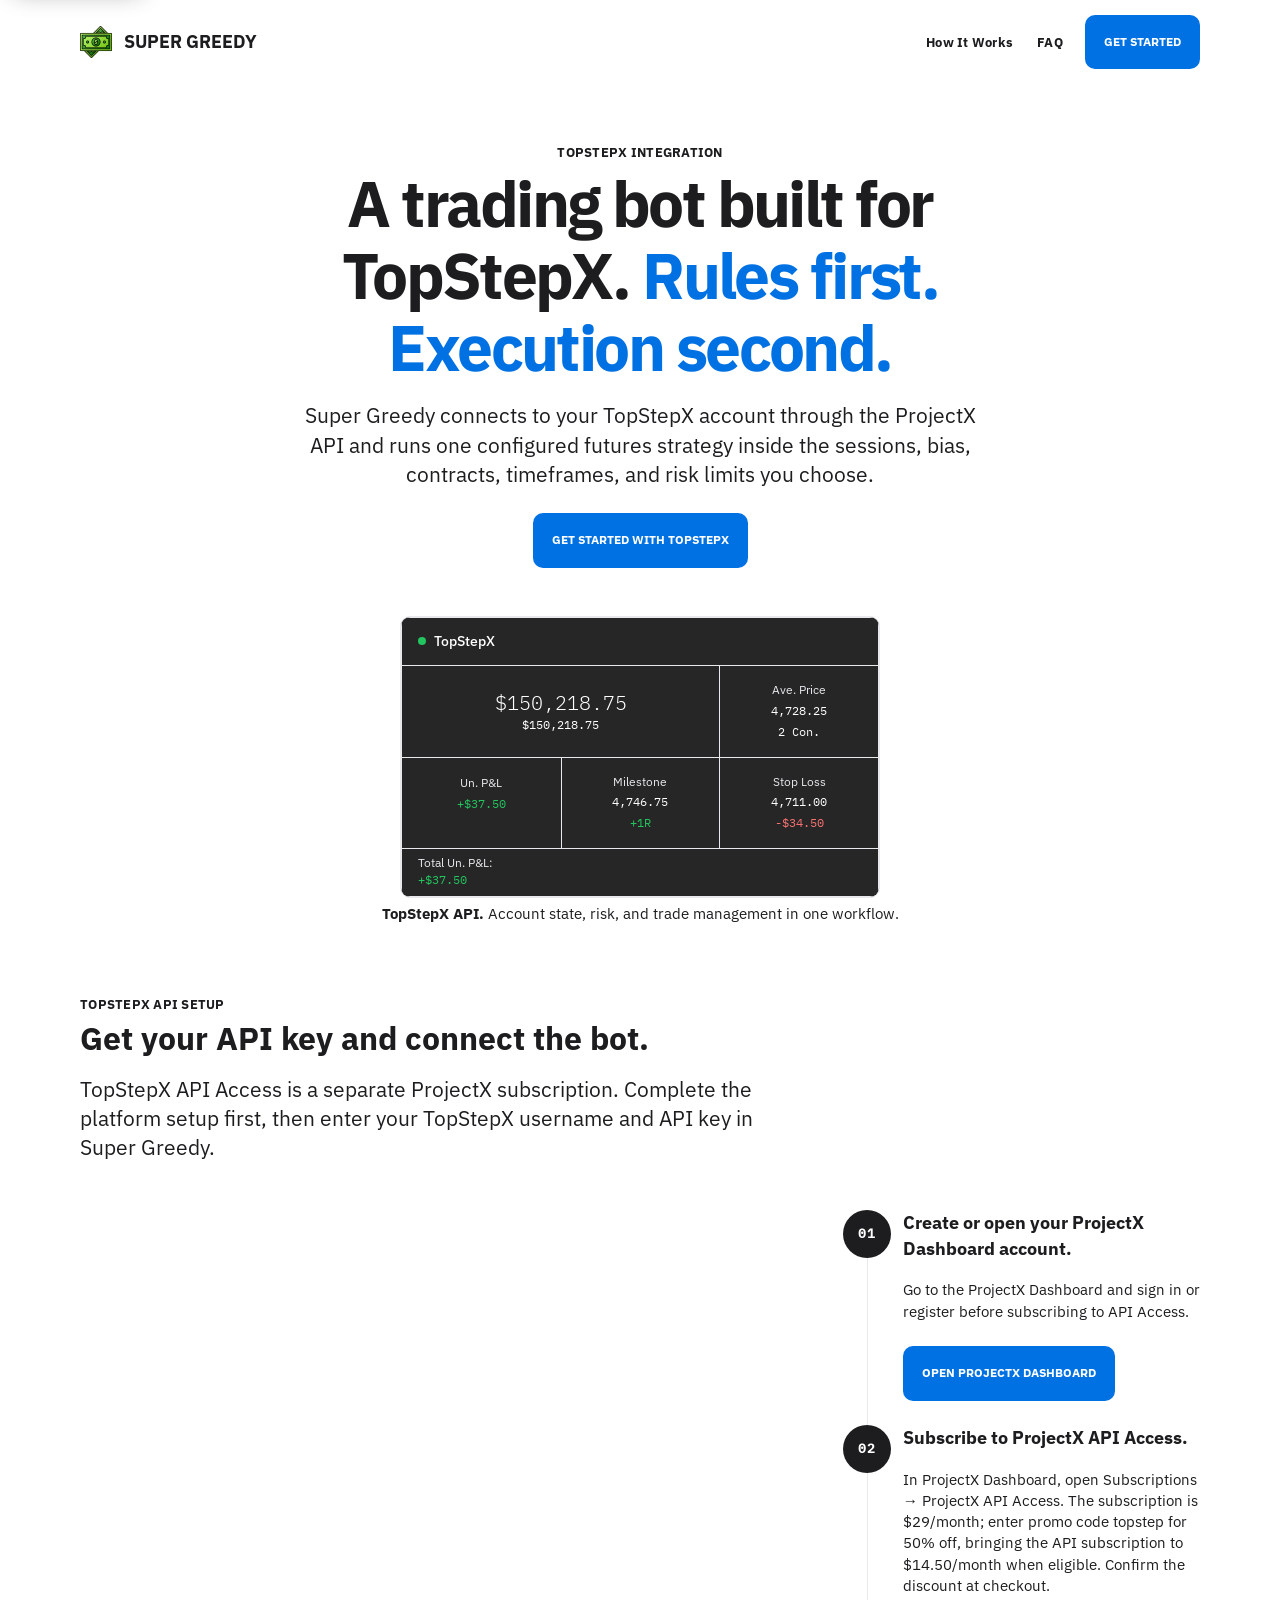
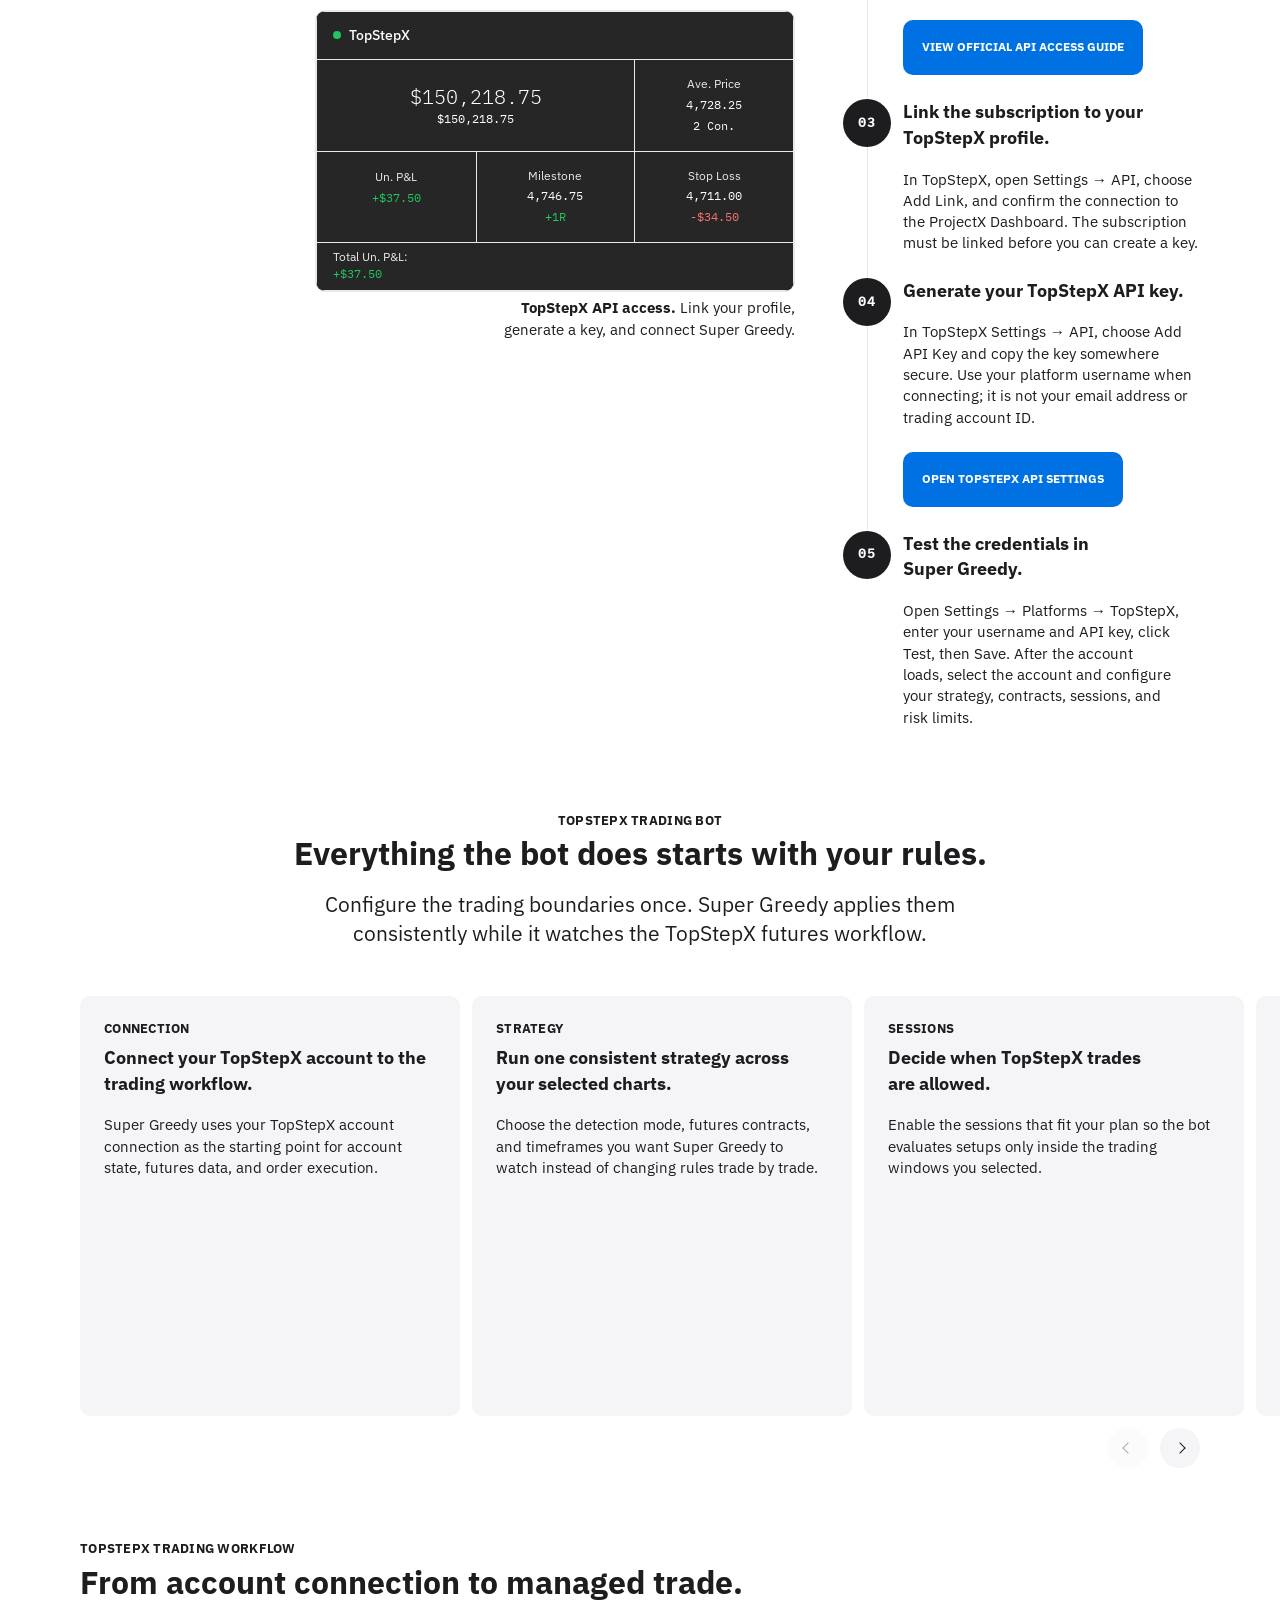
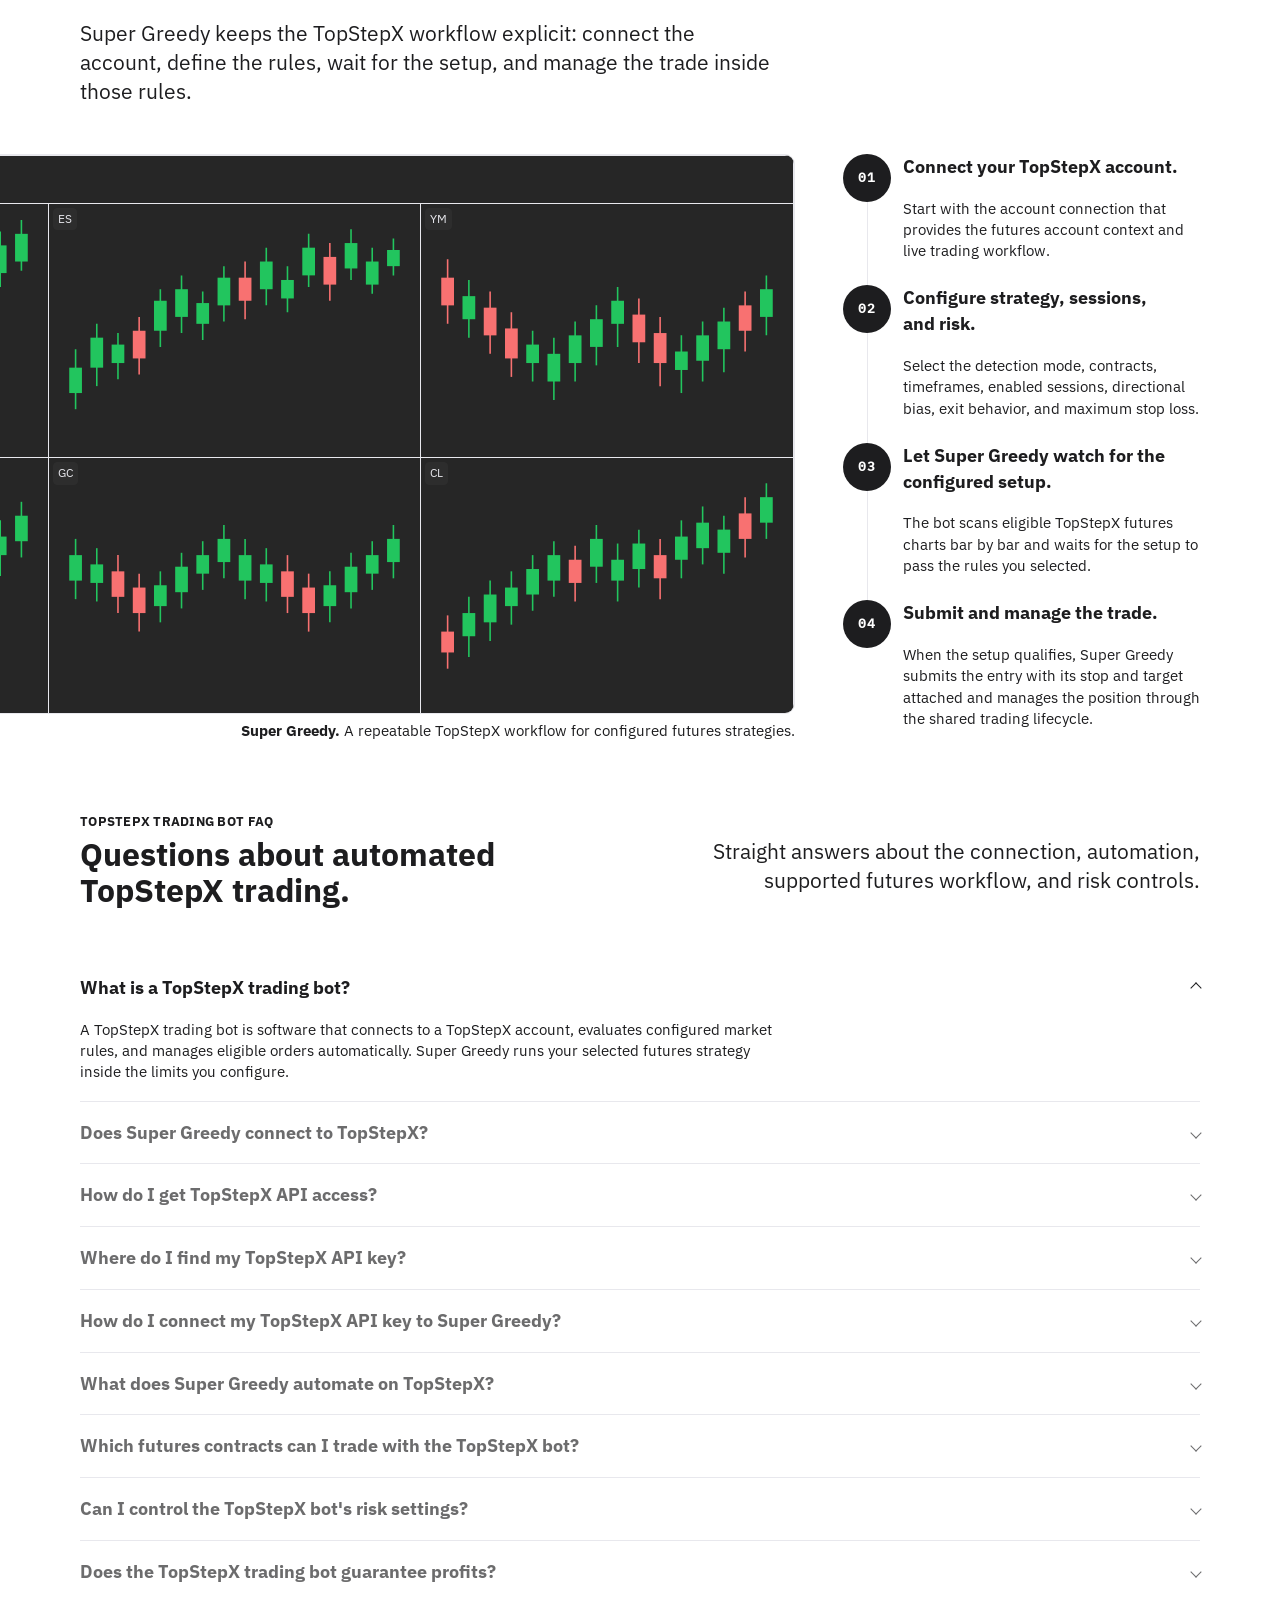
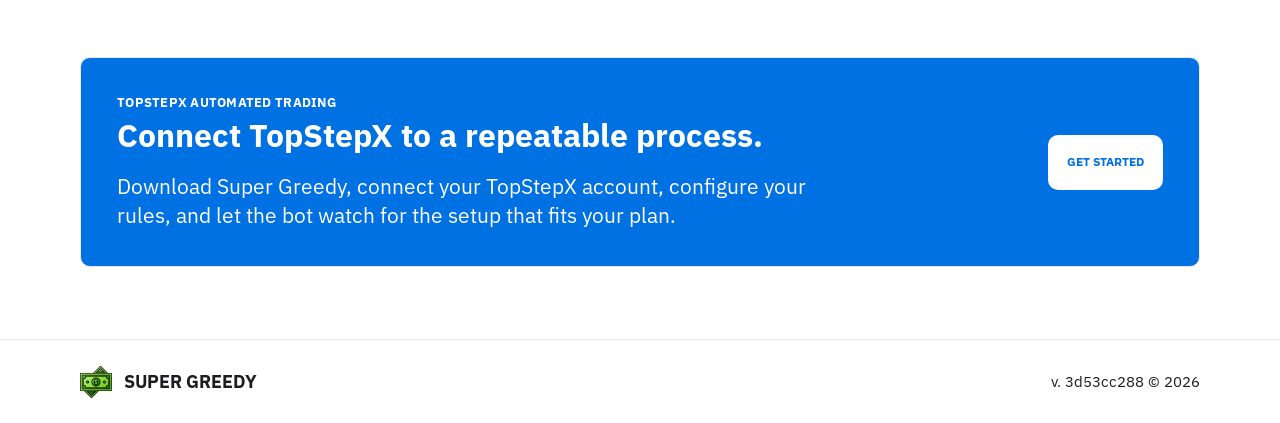
<file: topstepx-trading-bot/index.html>
<!doctype html><html lang="en"><head><meta charset="UTF-8"/><meta name="viewport" content="width=device-width,initial-scale=1"/><title>TopStepX Trading Bot | API Setup &amp; Automated Futures | Super Greedy</title><meta name="description" content="Learn how to get TopStepX API access, generate an API key, and connect Super Greedy for automated futures trading."/><meta name="author" content="Super Greedy"/><meta name="application-name" content="Super Greedy"/><meta name="robots" content="index,follow,max-image-preview:large"/><meta name="googlebot" content="index,follow,max-image-preview:large,max-snippet:-1,max-video-preview:-1"/><meta name="bingbot" content="index,follow,max-image-preview:large,max-snippet:-1,max-video-preview:-1"/><meta name="theme-color" content="rgb(29, 29, 31)"/><meta name="referrer" content="strict-origin-when-cross-origin"/><link rel="canonical" href="https://supergreedy.com/topstepx-trading-bot/"/><link rel="alternate" type="text/plain" href="https://supergreedy.com/llms.txt" title="LLMs"/><link rel="manifest" href="/assets/site.webmanifest?v=3d53cc288"/><link rel="icon" type="image/png" href="/assets/icons/supergreedy.png?v=3d53cc288" sizes="512x512"/><meta property="og:type" content="website"/><meta property="og:site_name" content="Super Greedy"/><meta property="og:title" content="TopStepX Trading Bot | API Setup &amp; Automated Futures | Super Greedy"/><meta property="og:description" content="Get TopStepX API access, create your API key, and connect Super Greedy for configured futures automation."/><meta property="og:url" content="https://supergreedy.com/topstepx-trading-bot/"/><meta property="og:locale" content="en_US"/><meta property="og:image" content="https://supergreedy.com/assets/images/supergreedy-trading-bot-futures-dashboard-multicontracts-1192.webp?v=3d53cc288"/><meta property="og:image:width" content="1192"/><meta property="og:image:height" content="726"/><meta property="og:image:type" content="image/webp"/><meta property="og:image:alt" content="Super Greedy futures trading dashboard showing multiple contracts in one workspace"/><meta name="twitter:image" content="https://supergreedy.com/assets/images/supergreedy-trading-bot-futures-dashboard-multicontracts-1192.webp?v=3d53cc288"/><meta name="twitter:image:alt" content="Super Greedy futures trading dashboard showing multiple contracts in one workspace"/><meta name="twitter:card" content="summary_large_image"/><meta name="twitter:title" content="TopStepX Trading Bot | API Setup &amp; Automated Futures | Super Greedy"/><meta name="twitter:description" content="Get TopStepX API access, create your API key, and connect Super Greedy for configured futures automation."/><script type="application/ld+json" id="marketing-json-ld-build">{"@context":"https://schema.org","@graph":[{"@type":"WebSite","inLanguage":"en-US","@id":"https://supergreedy.com/#website","name":"Super Greedy","url":"https://supergreedy.com/","description":"Super Greedy is an automated TopStepX trading bot for futures. Your selected strategy is detected and executed inside the limits traders set.","publisher":{"@id":"https://supergreedy.com/#organization"}},{"@type":"Organization","contactType":"customer support","availableLanguage":["en-US"],"@id":"https://supergreedy.com/#organization","name":"Super Greedy","url":"https://supergreedy.com/","description":"Super Greedy builds automated TopStepX trading software for futures traders.","email":"hello@supergreedy.com","contactPoint":[{"@type":"ContactPoint","contactType":"customer support","email":"hello@supergreedy.com","availableLanguage":["en-US"]}],"logo":{"@id":"https://supergreedy.com/#logo-image"}},{"@type":"ImageObject","@id":"https://supergreedy.com/#logo-image","name":"Super Greedy","url":"https://supergreedy.com/assets/media/logo.svg?v=3d53cc288","contentUrl":"https://supergreedy.com/assets/media/logo.svg?v=3d53cc288","width":512,"height":512,"caption":"Super Greedy app icon","description":"The Super Greedy brand icon."},{"@type":"ImageObject","@id":"https://supergreedy.com/#dashboardMulticontracts-image","name":"Super Greedy Futures Contracts Dashboard","url":"https://supergreedy.com/assets/images/supergreedy-trading-bot-futures-dashboard-multicontracts-1192.webp?v=3d53cc288","contentUrl":"https://supergreedy.com/assets/images/supergreedy-trading-bot-futures-dashboard-multicontracts-1192.webp?v=3d53cc288","width":1192,"height":726,"caption":"Futures. Multiple contracts in one workspace.","description":"A detailed view of the TopStepX futures trading workflow on a laptop, featuring multiple candlestick charts, trading session controls, and automated trading controls."},{"@type":"WebPage","@id":"https://supergreedy.com/topstepx-trading-bot/#webpage","url":"https://supergreedy.com/topstepx-trading-bot/","name":"TopStepX Trading Bot | API Setup & Automated Futures | Super Greedy","description":"Learn how to get TopStepX API access, generate an API key, and connect Super Greedy for automated futures trading.","isPartOf":{"@id":"https://supergreedy.com/#website"},"inLanguage":"en-US","primaryImageOfPage":{"@id":"https://supergreedy.com/#dashboardMulticontracts-image"},"speakable":{"@type":"SpeakableSpecification","cssSelector":["#hero-title","#hero-description","#api-setup-title","#api-setup-description","#features-title","#features-description","#workflow-title","#workflow-description","#faq-title","#faq-description"]},"breadcrumb":{"@id":"https://supergreedy.com/topstepx-trading-bot/#breadcrumb"},"about":{"@id":"https://supergreedy.com/#software"},"mainEntity":{"@id":"https://supergreedy.com/#software"},"hasPart":[{"@id":"https://supergreedy.com/topstepx-trading-bot/#api-setup"},{"@id":"https://supergreedy.com/topstepx-trading-bot/#features"},{"@id":"https://supergreedy.com/topstepx-trading-bot/#workflow"},{"@id":"https://supergreedy.com/topstepx-trading-bot/#faq"}]},{"@type":"BreadcrumbList","@id":"https://supergreedy.com/topstepx-trading-bot/#breadcrumb","itemListElement":[{"@type":"ListItem","position":1,"name":"Home","item":"https://supergreedy.com/"},{"@type":"ListItem","position":2,"name":"TopStepX Trading Bot","item":"https://supergreedy.com/topstepx-trading-bot/"}]},{"@type":"SoftwareApplication","@id":"https://supergreedy.com/#software","name":"Super Greedy","description":"Super Greedy is an automated TopStepX futures trading bot. It runs your selected strategy across live futures charts and manages each trade automatically — submitting the entry with its stop loss and take profit — inside the sessions, bias, contract, timeframe, and max stop loss the trader configures.","applicationCategory":"FinanceApplication","applicationSubCategory":"Futures trading automation software","operatingSystem":"macOS, Windows","inLanguage":"en-US","keywords":"TopStepX trading bot, TopStepX automated trading, automated futures trading, futures trading bot, strategy automation, Opening Range Breakout, ORB, ES futures, NQ futures, MES futures, MNQ futures, prop firm trading","url":"https://supergreedy.com/","mainEntityOfPage":{"@id":"https://supergreedy.com/topstepx-trading-bot/#webpage"},"publisher":{"@id":"https://supergreedy.com/#organization"},"brand":{"@id":"https://supergreedy.com/#organization"},"image":"https://supergreedy.com/assets/images/supergreedy-trading-bot-futures-dashboard-multitimeframe.webp?v=3d53cc288","screenshot":["https://supergreedy.com/assets/images/supergreedy-trading-bot-futures-dashboard-multitimeframe.webp?v=3d53cc288","https://supergreedy.com/assets/images/supergreedy-trading-bot-futures-dashboard-multicontracts-1192.webp?v=3d53cc288"],"audience":{"@type":"Audience","audienceType":"Futures traders; prop firm traders; swing traders"},"featureList":["Connect your TopStepX account to the trading workflow.","Run one consistent strategy across your selected charts.","Decide when TopStepX trades are allowed.","Set the loss and position boundaries before entry.","Submit and manage eligible trades automatically."]},{"@type":"HowTo","@id":"https://supergreedy.com/topstepx-trading-bot/#api-setup","name":"Get your API key and connect the bot.","description":"TopStepX API Access is a separate ProjectX subscription. Complete the platform setup first, then enter your TopStepX username and API key in Super Greedy.","step":[{"@type":"HowToStep","position":1,"name":"Create or open your ProjectX Dashboard account.","text":"Go to the ProjectX Dashboard and sign in or register before subscribing to API Access."},{"@type":"HowToStep","position":2,"name":"Subscribe to ProjectX API Access.","text":"In ProjectX Dashboard, open Subscriptions → ProjectX API Access. The subscription is $29/month; enter promo code topstep for 50% off, bringing the API subscription to $14.50/month when eligible. Confirm the discount at checkout."},{"@type":"HowToStep","position":3,"name":"Link the subscription to your TopStepX profile.","text":"In TopStepX, open Settings → API, choose Add Link, and confirm the connection to the ProjectX Dashboard. The subscription must be linked before you can create a key."},{"@type":"HowToStep","position":4,"name":"Generate your TopStepX API key.","text":"In TopStepX Settings → API, choose Add API Key and copy the key somewhere secure. Use your platform username when connecting; it is not your email address or trading account ID."},{"@type":"HowToStep","position":5,"name":"Test the credentials in Super Greedy.","text":"Open Settings → Platforms → TopStepX, enter your username and API key, click Test, then Save. After the account loads, select the account and configure your strategy, contracts, sessions, and risk limits."}]},{"@type":"ItemList","@id":"https://supergreedy.com/topstepx-trading-bot/#features","name":"Everything the bot does starts with your rules.","description":"Configure the trading boundaries once. Super Greedy applies them consistently while it watches the TopStepX futures workflow.","itemListElement":[{"@type":"ListItem","position":1,"description":"Super Greedy uses your TopStepX account connection as the starting point for account state, futures data, and order execution.","name":"Connect your TopStepX account to the trading workflow."},{"@type":"ListItem","position":2,"description":"Choose the detection mode, futures contracts, and timeframes you want Super Greedy to watch instead of changing rules trade by trade.","name":"Run one consistent strategy across your selected charts."},{"@type":"ListItem","position":3,"description":"Enable the sessions that fit your plan so the bot evaluates setups only inside the trading windows you selected.","name":"Decide when TopStepX trades are allowed."},{"@type":"ListItem","position":4,"description":"Configure contracts, exit type, timeframe, and maximum stop loss before Super Greedy submits a trade.","name":"Set the loss and position boundaries before entry."},{"@type":"ListItem","position":5,"description":"When the configured setup passes the session and bias rules, Super Greedy submits the entry with its protective stop and target attached, then manages the position to the exit.","name":"Submit and manage eligible trades automatically."}]},{"@type":"HowTo","@id":"https://supergreedy.com/topstepx-trading-bot/#workflow","name":"From account connection to managed trade.","description":"Super Greedy keeps the TopStepX workflow explicit: connect the account, define the rules, wait for the setup, and manage the trade inside those rules.","step":[{"@type":"HowToStep","position":1,"name":"Connect your TopStepX account.","text":"Start with the account connection that provides the futures account context and live trading workflow."},{"@type":"HowToStep","position":2,"name":"Configure strategy, sessions, and risk.","text":"Select the detection mode, contracts, timeframes, enabled sessions, directional bias, exit behavior, and maximum stop loss."},{"@type":"HowToStep","position":3,"name":"Let Super Greedy watch for the configured setup.","text":"The bot scans eligible TopStepX futures charts bar by bar and waits for the setup to pass the rules you selected."},{"@type":"HowToStep","position":4,"name":"Submit and manage the trade.","text":"When the setup qualifies, Super Greedy submits the entry with its stop and target attached and manages the position through the shared trading lifecycle."}]},{"@type":"FAQPage","@id":"https://supergreedy.com/topstepx-trading-bot/#faq","url":"https://supergreedy.com/topstepx-trading-bot/#faq","name":"Questions about automated TopStepX trading.","description":"Straight answers about the connection, automation, supported futures workflow, and risk controls.","isPartOf":{"@id":"https://supergreedy.com/topstepx-trading-bot/#webpage"},"mainEntity":[{"@type":"Question","name":"What is a TopStepX trading bot?","acceptedAnswer":{"@type":"Answer","text":"A TopStepX trading bot is software that connects to a TopStepX account, evaluates configured market rules, and manages eligible orders automatically. Super Greedy runs your selected futures strategy inside the limits you configure."}},{"@type":"Question","name":"Does Super Greedy connect to TopStepX?","acceptedAnswer":{"@type":"Answer","text":"Yes. Super Greedy connects to your TopStepX account and uses the configured account, futures charts, strategy rules, and risk limits as the basis for automated trade management."}},{"@type":"Question","name":"How do I get TopStepX API access?","acceptedAnswer":{"@type":"Answer","text":"Create or open a ProjectX Dashboard account, subscribe to ProjectX API Access, and use promo code topstep for 50% off the $29/month API subscription when eligible. Then link the subscription to your TopStepX profile under Settings → API before generating your API key."}},{"@type":"Question","name":"Where do I find my TopStepX API key?","acceptedAnswer":{"@type":"Answer","text":"After your ProjectX API subscription is linked, open TopStepX Settings → API and choose Add API Key. Copy the key securely. It grants trading access to eligible accounts, so never share it or commit it to a public repository."}},{"@type":"Question","name":"How do I connect my TopStepX API key to Super Greedy?","acceptedAnswer":{"@type":"Answer","text":"Open Super Greedy Settings → Platforms → TopStepX, enter your TopStepX platform username and API key, click Test, and then Save. The platform username is not your email address or trading account ID."}},{"@type":"Question","name":"What does Super Greedy automate on TopStepX?","acceptedAnswer":{"@type":"Answer","text":"Super Greedy watches configured futures charts, checks the selected setup against your sessions and bias, submits eligible entries with protective orders attached, and manages the position through the exit."}},{"@type":"Question","name":"Which futures contracts can I trade with the TopStepX bot?","acceptedAnswer":{"@type":"Answer","text":"Super Greedy currently supports ES, NQ, MES, and MNQ futures, depending on the contracts available through your TopStepX account and setup."}},{"@type":"Question","name":"Can I control the TopStepX bot's risk settings?","acceptedAnswer":{"@type":"Answer","text":"Yes. You configure sessions, directional bias, contracts, timeframe, exit type, and maximum stop loss before the bot evaluates and manages trades."}},{"@type":"Question","name":"Does the TopStepX trading bot guarantee profits?","acceptedAnswer":{"@type":"Answer","text":"No. Super Greedy automates the rules you configure, but no trading system guarantees profits. You remain responsible for reviewing platform requirements and managing your trading risk."}}]}]}</script><link rel="preload" as="style" href="/assets/ibm-plex-fonts.css?v=3d53cc288" onload='this.onload=null,this.rel="stylesheet"'/><noscript><link rel="stylesheet" href="/assets/ibm-plex-fonts.css?v=3d53cc288"/></noscript><link rel="preload" as="style" href="/assets/website.css?v=3d53cc288" onload='this.onload=null,this.rel="stylesheet"'/><noscript><link rel="stylesheet" href="/assets/website.css?v=3d53cc288"/></noscript><script data-marketing-runtime="media-animations">(()=>{document.documentElement.classList.add("marketingMediaAnimationsEnabled");const e=new Map,t=e=>{const t=String(e).trim().match(/^(-?[\d.]+)(ms|s)$/);if(!t)return 0;const n=Number(t[1]);return Number.isFinite(n)?n*("s"===t[2]?1e3:1):0},n=e=>e&&"function"==typeof e.getAnimations?e.getAnimations({subtree:!0}):[],a=e=>{const t=e.effect?.getComputedTiming?.(),n=Number(t?.endTime);return Number.isFinite(n)?n:Number.POSITIVE_INFINITY},i=(e,i)=>{if(!i||"function"!=typeof e.getAnimations||"function"!=typeof i.getAnimations)return null;const r=[...i.querySelectorAll(".marketingListItem[data-stepper-step]")];if(!r.length)return null;let o=new Map,s=[],c=0,u=0,l=0,m=null,d=1,p="inactive",f=null,g=0;const h=(e=f)=>{const t=r.indexOf(e);r.forEach((n,a)=>{const i=o.get(n),r=Number.isFinite(i)&&u<i,s=e&&a>t;e&&n===e?n.dataset.stepperPlayback="hovered":r||s?n.dataset.stepperPlayback="muted":delete n.dataset.stepperPlayback})},b=(e,t=null)=>{e?i.dataset.stepperPlayback=e:delete i.dataset.stepperPlayback,h(t||f)},w=()=>{s.forEach(e=>e.pause())},v=e=>{s.forEach(t=>{t.currentTime=e})},y=e=>{if(!l)return void(l=e);const t=Math.max(0,e-l);if(l=e,"auto"===p)u=Math.min(c,u+t);else{if("seeking"!==p||null==m)return;u+=t*d;(d>0?u>=m:u<=m)&&(u=m,p="paused",b(null,f))}v(u),h()},M=e=>{g=0,y(e),"auto"===p&&u>=c&&(p="paused"),"auto"!==p&&"seeking"!==p||(g=window.requestAnimationFrame(M))},E=()=>{g||(g=window.requestAnimationFrame(M))},L=e=>{if(f=e,"inactive"===p)return;const t=o.get(e);if(!Number.isFinite(t))return;const n=performance.now();y(n),m=Math.min(c,Math.max(0,t));const a=m-u;if(Math.abs(a)<1)return p="paused",b(null,e),w(),v(m),void(u=m);d=a>0?1:-1,p="seeking",b(d<0?"reverse":null,e),l=n,E()},S=()=>{if(f=null,b(null),"inactive"===p)return;const e=performance.now();y(e),m=null,p="auto",l=e,E()};return r.forEach(e=>{e.addEventListener("pointerenter",()=>L(e)),e.addEventListener("pointerleave",S),e.addEventListener("focusin",()=>L(e)),e.addEventListener("focusout",t=>{e.contains(t.relatedTarget)||S()})}),{activate(){(()=>{const u=r.map(e=>{const n=window.getComputedStyle(e);return{item:e,start:t(n.animationDelay),duration:t(n.animationDuration)}}),l=[...new Set([...n(e),...n(i)])];s=l;const m=l.map(a).filter(Number.isFinite),d=new Map(r.map(t=>{const i=t.dataset.stepperStep,r=i?[...e.querySelectorAll(`[data-chart-step="${i}"]`)]:[],o=[...new Set(r.flatMap(n))].map(a).filter(Number.isFinite);return[i,o.length?Math.max(...o):0]}));c=Math.max(c,...m,...u.map(({start:e,duration:t})=>e+t),0),o=new Map(u.map(({item:e,start:t,duration:n})=>[e,Math.min(c,Math.max(t+n,d.get(e.dataset.stepperStep)||0))])),h()})(),b(null),p="auto",u=0,l=performance.now(),w(),v(0),E(),f&&L(f)}}},r=t=>{t.dataset.mediaAnimationState="in-frame",t.closest(".sectionLayout")?.classList.add("sectionLayout--media-in-frame"),e.get(t)?.activate()},o=()=>{const t=[...document.querySelectorAll(".marketingShowcaseFrame")];if(!t.length)return;if(t.forEach(t=>{const n=t.closest(".sectionLayout")?.querySelector('.marketingList--stepper[data-stepper-animation="chart"]'),a=i(t,n);a&&e.set(t,a)}),"function"!=typeof window.IntersectionObserver)return void t.forEach(r);const n=new Map,a=new window.IntersectionObserver(e=>((e,t)=>{for(const a of e){if(!a.isIntersecting||a.intersectionRatio<1)continue;const e=n.get(a.target)??a.target;r(e),t.unobserve(a.target)}})(e,a),{threshold:[1]});t.forEach(e=>{const t=e.closest(".sectionMedia--bleed")?.closest(".sectionLayout")??e;n.set(t,e),a.observe(t)})};"loading"===document.readyState?document.addEventListener("DOMContentLoaded",o,{once:!0}):o()})()</script><script src="/assets/component-carousel.js?v=3d53cc288" defer="defer"></script><script>!function(){var e=function(){var e=document.head;if(e&&!e.querySelector('[data-marketing-gtm-target="head"]')){var t=document.createElement("script");t.dataset.marketingGtmTarget="head",t.text="(function(w,d,s,l,i){w[l]=w[l]||[];w[l].push({'gtm.start':new Date().getTime(),event:'gtm.js'});var f=d.getElementsByTagName(s)[0],j=d.createElement(s),dl=l!='dataLayer'?'&l='+l:'';j.async=true;j.src='https://www.googletagmanager.com/gtm.js?id='+i+dl;f.parentNode.insertBefore(j,f);})(window,document,'script','dataLayer','GTM-PTG5FV86');",e.appendChild(t)}},t=function(){window.removeEventListener("pointerdown",t),window.removeEventListener("keydown",t),"function"!=typeof window.requestIdleCallback?window.setTimeout(e,0):window.requestIdleCallback(e)};window.addEventListener("pointerdown",t,{once:!0,passive:!0}),window.addEventListener("keydown",t,{once:!0,passive:!0})}()</script></head><body id="top"><noscript><iframe src="https://www.googletagmanager.com/ns.html?id=GTM-PTG5FV86" height="0" width="0" style="display:none;visibility:hidden"></iframe></noscript><a class="skipLink" href="#main-content">Skip to content</a><header><span class="marketingNavScrollSentinel" data-marketing-nav-sentinel aria-hidden="true"></span><nav class="marketingNav" aria-label="Primary site navigation"><div class="marketingNavInner"><a class="marketingBrandRow" href="/" aria-label="Super Greedy home"><img class="marketingIcon" src="/assets/media/logo.svg?v=3d53cc288" alt="" aria-hidden="true" width="32" height="32"/> <span class="typography-title typography-title--brand">Super Greedy</span></a><div class="marketingNavRight"><ul class="marketingNavLinks" aria-label="Explore Super Greedy"><li><a class="marketingNavLink" href="/#how-it-works">How It Works</a></li><li><a class="marketingNavLink" href="/#faq">FAQ</a></li></ul><div class="marketingNavActions"><a class="primaryAction" href="/#download-cta" aria-label="Get started with Super Greedy"><span>Get Started</span></a></div></div></div></nav></header><script src="/assets/navigation.js?v=3d53cc288" defer="defer"></script><main id="main-content" class="marketingShell"><section class="marketingSection" id="hero" data-layout="full" aria-labelledby="hero-title" aria-describedby="hero-description"><div class="sectionLayout layout--full"><div class="sectionContent" data-section-slot="content"><header class="sectionIntro header-hero" data-section-slot="header"><span class="fieldLabel">TopStepX Integration</span><h1 id="hero-title" class="typography-title">A trading bot built for TopStepX. <strong>Rules first. Execution second.</strong></h1><p id="hero-description" class="typography-lead">Super Greedy connects to your TopStepX account through the ProjectX API and runs one configured futures strategy inside the sessions, bias, contracts, timeframes, and risk limits you choose.</p><div class="sectionActions sectionHeaderActions" data-section-element="button"><a class="primaryAction" href="/#download-cta" aria-label="Get Started with TopStepX automation"><span>Get Started with TopStepX</span></a></div></header></div><figure class="marketingShowcase sectionMedia" data-section-slot="media"><div class="marketingShowcaseFrame"><div class="platformPreviewCard flex flex-col overflow-hidden" role="img" aria-label="Illustrative TopStepX Platform card showing animated sample daily account balance, unrealized profit and loss, average price, milestone, stop loss, and total unrealized profit and loss."><div class="platformPreviewHeader platformPreviewDivider flex h-12 min-h-0 shrink-0 flex-row items-center overflow-hidden border-b px-4"><div class="platformPreviewBrand flex items-center gap-2"><span class="platformPreviewStatePositive h-2 w-2 shrink-0 rounded-full" aria-hidden="true"></span><span>TopStepX</span></div></div><div class="platformPreviewGrid grid min-h-0 w-full flex-1 grid-cols-3 grid-rows-2 gap-0" aria-hidden="true"><div class="col-span-2 flex h-full min-h-0 flex-col items-center justify-center gap-1 p-4 text-center"><span class="gbMktValueTicker platformPreviewBalance font-mono"><span>$150,218.75</span><span>$150,236.25</span><span>$150,204.50</span><span>$150,218.75</span></span><span class="platformPreviewSecondaryValue font-mono">$150,218.75</span></div><div class="platformPreviewDivider flex h-full min-h-0 flex-col items-center justify-center gap-1 border-l p-4 text-center"><span class="platformPreviewMuted">Ave. Price</span><span class="font-mono">4,728.25</span><span class="font-mono">2 Con.</span></div><div class="platformPreviewDivider flex h-full min-h-0 flex-col items-center justify-center gap-1 border-t p-4 text-center"><span class="platformPreviewMuted">Un. P&amp;L</span><span class="platformPreviewStatePositive gbMktValueTicker font-mono"><span>+$37.50</span><span>+$55.00</span><span>+$23.25</span><span>+$37.50</span></span><span class="font-mono">&nbsp;</span></div><div class="platformPreviewDivider flex h-full min-h-0 flex-col items-center justify-center gap-1 border-l border-t p-4 text-center"><span class="platformPreviewMuted">Milestone</span><span class="font-mono">4,746.75</span><span class="platformPreviewStatePositive font-mono">+1R</span></div><div class="platformPreviewDivider flex h-full min-h-0 flex-col items-center justify-center gap-1 border-l border-t p-4 text-center"><span class="platformPreviewMuted">Stop Loss</span><span class="font-mono">4,711.00</span><span class="platformPreviewStateNegative font-mono">-$34.50</span></div></div><div class="platformPreviewFooter platformPreviewDivider flex h-12 min-h-0 shrink-0 items-center overflow-hidden border-t px-4"><div class="platformPreviewFooterMetric flex h-full min-h-0 flex-col justify-center"><span class="platformPreviewMuted">Total Un. P&amp;L:</span><span class="platformPreviewStatePositive font-mono">+$37.50</span></div></div></div></div><figcaption class="figureCaption"><strong>TopStepX API.</strong> Account state, risk, and trade management in one workflow.</figcaption></figure></div></section><section class="marketingSection" id="api-setup" data-layout="third" aria-labelledby="api-setup-title" aria-describedby="api-setup-description"><div class="sectionLayout layout--third layout--reversed sectionLayout--header-full"><div class="sectionContent" data-section-slot="content"><header class="sectionIntro header-left" data-section-slot="header"><span class="fieldLabel">TopStepX API Setup</span><h2 id="api-setup-title" class="typography-title">Get your API key and connect the bot.</h2><p id="api-setup-description" class="typography-lead">TopStepX API Access is a separate ProjectX subscription. Complete the platform setup first, then enter your TopStepX username and API key in Super Greedy.</p></header><div class="sectionContentBody"><ol class="marketingList marketingList--vertical marketingList--stepper" aria-labelledby="api-setup-title"><li class="marketingListItem marketingListItem--stepper" aria-labelledby="topstepx-api-projectx-account-title" aria-describedby="topstepx-api-projectx-account-paragraph"><div class="listStepMarker" aria-hidden="true"><span class="listStepDot">01</span></div><div class="itemContent"><h3 id="topstepx-api-projectx-account-title" class="typography-title">Create or open your ProjectX Dashboard account.</h3><p id="topstepx-api-projectx-account-paragraph" class="typography-paragraph">Go to the ProjectX Dashboard and sign in or register before subscribing to API Access.</p><div class="sectionActions" data-section-element="button"><a class="primaryAction" href="https://dashboard.projectx.com/" aria-label="Open ProjectX Dashboard"><span>Open ProjectX Dashboard</span></a></div></div></li><li class="marketingListItem marketingListItem--stepper" aria-labelledby="topstepx-api-subscribe-title" aria-describedby="topstepx-api-subscribe-paragraph"><div class="listStepMarker" aria-hidden="true"><span class="listStepDot">02</span></div><div class="itemContent"><h3 id="topstepx-api-subscribe-title" class="typography-title">Subscribe to ProjectX API Access.</h3><p id="topstepx-api-subscribe-paragraph" class="typography-paragraph">In ProjectX Dashboard, open Subscriptions → ProjectX API Access. The subscription is $29/month; enter promo code topstep for 50% off, bringing the API subscription to $14.50/month when eligible. Confirm the discount at checkout.</p><div class="sectionActions" data-section-element="button"><a class="primaryAction" href="https://help.topstep.com/en/articles/11187768-topstepx-api-access" aria-label="View official API access guide for TopStepX"><span>View official API access guide</span></a></div></div></li><li class="marketingListItem marketingListItem--stepper" aria-labelledby="topstepx-api-link-title" aria-describedby="topstepx-api-link-paragraph"><div class="listStepMarker" aria-hidden="true"><span class="listStepDot">03</span></div><div class="itemContent"><h3 id="topstepx-api-link-title" class="typography-title">Link the subscription to your TopStepX profile.</h3><p id="topstepx-api-link-paragraph" class="typography-paragraph">In TopStepX, open Settings → API, choose Add Link, and confirm the connection to the ProjectX Dashboard. The subscription must be linked before you can create a key.</p></div></li><li class="marketingListItem marketingListItem--stepper" aria-labelledby="topstepx-api-key-title" aria-describedby="topstepx-api-key-paragraph"><div class="listStepMarker" aria-hidden="true"><span class="listStepDot">04</span></div><div class="itemContent"><h3 id="topstepx-api-key-title" class="typography-title">Generate your TopStepX API key.</h3><p id="topstepx-api-key-paragraph" class="typography-paragraph">In TopStepX Settings → API, choose Add API Key and copy the key somewhere secure. Use your platform username when connecting; it is not your email address or trading account ID.</p><div class="sectionActions" data-section-element="button"><a class="primaryAction" href="https://topstepx.com/settings?tab=api" aria-label="Open TopStepX API settings"><span>Open TopStepX API settings</span></a></div></div></li><li class="marketingListItem marketingListItem--stepper" aria-labelledby="topstepx-api-connect-title" aria-describedby="topstepx-api-connect-paragraph"><div class="listStepMarker" aria-hidden="true"><span class="listStepDot">05</span></div><div class="itemContent"><h3 id="topstepx-api-connect-title" class="typography-title">Test the credentials in Super Greedy.</h3><p id="topstepx-api-connect-paragraph" class="typography-paragraph">Open Settings → Platforms → TopStepX, enter your username and API key, click Test, then Save. After the account loads, select the account and configure your strategy, contracts, sessions, and risk limits.</p></div></li></ol></div></div><figure class="marketingShowcase sectionMedia" data-section-slot="media"><div class="marketingShowcaseFrame"><div class="platformPreviewCard flex flex-col overflow-hidden" role="img" aria-label="Illustrative TopStepX Platform card showing animated sample daily account balance, unrealized profit and loss, average price, milestone, stop loss, and total unrealized profit and loss."><div class="platformPreviewHeader platformPreviewDivider flex h-12 min-h-0 shrink-0 flex-row items-center overflow-hidden border-b px-4"><div class="platformPreviewBrand flex items-center gap-2"><span class="platformPreviewStatePositive h-2 w-2 shrink-0 rounded-full" aria-hidden="true"></span><span>TopStepX</span></div></div><div class="platformPreviewGrid grid min-h-0 w-full flex-1 grid-cols-3 grid-rows-2 gap-0" aria-hidden="true"><div class="col-span-2 flex h-full min-h-0 flex-col items-center justify-center gap-1 p-4 text-center"><span class="gbMktValueTicker platformPreviewBalance font-mono"><span>$150,218.75</span><span>$150,236.25</span><span>$150,204.50</span><span>$150,218.75</span></span><span class="platformPreviewSecondaryValue font-mono">$150,218.75</span></div><div class="platformPreviewDivider flex h-full min-h-0 flex-col items-center justify-center gap-1 border-l p-4 text-center"><span class="platformPreviewMuted">Ave. Price</span><span class="font-mono">4,728.25</span><span class="font-mono">2 Con.</span></div><div class="platformPreviewDivider flex h-full min-h-0 flex-col items-center justify-center gap-1 border-t p-4 text-center"><span class="platformPreviewMuted">Un. P&amp;L</span><span class="platformPreviewStatePositive gbMktValueTicker font-mono"><span>+$37.50</span><span>+$55.00</span><span>+$23.25</span><span>+$37.50</span></span><span class="font-mono">&nbsp;</span></div><div class="platformPreviewDivider flex h-full min-h-0 flex-col items-center justify-center gap-1 border-l border-t p-4 text-center"><span class="platformPreviewMuted">Milestone</span><span class="font-mono">4,746.75</span><span class="platformPreviewStatePositive font-mono">+1R</span></div><div class="platformPreviewDivider flex h-full min-h-0 flex-col items-center justify-center gap-1 border-l border-t p-4 text-center"><span class="platformPreviewMuted">Stop Loss</span><span class="font-mono">4,711.00</span><span class="platformPreviewStateNegative font-mono">-$34.50</span></div></div><div class="platformPreviewFooter platformPreviewDivider flex h-12 min-h-0 shrink-0 items-center overflow-hidden border-t px-4"><div class="platformPreviewFooterMetric flex h-full min-h-0 flex-col justify-center"><span class="platformPreviewMuted">Total Un. P&amp;L:</span><span class="platformPreviewStatePositive font-mono">+$37.50</span></div></div></div></div><figcaption class="figureCaption"><strong>TopStepX API access.</strong> Link your profile, generate a key, and connect Super Greedy.</figcaption></figure></div></section><section class="marketingSection" id="features" data-layout="full" aria-labelledby="features-title" aria-describedby="features-description"><div class="sectionLayout layout--full"><div class="sectionContent" data-section-slot="content"><header class="sectionIntro header-center" data-section-slot="header"><span class="fieldLabel">TopStepX Trading Bot</span><h2 id="features-title" class="typography-title">Everything the bot does starts with your rules.</h2><p id="features-description" class="typography-lead">Configure the trading boundaries once. Super Greedy applies them consistently while it watches the TopStepX futures workflow.</p></header><div class="imageWorkflowCarousel" data-carousel role="region" aria-roledescription="carousel" aria-label="Everything the bot does starts with your rules."><ul id="features-carousel" class="imageWorkflowGrid" aria-labelledby="features-title"><li class="featureCard" aria-labelledby="topstepx-feature-connection-title" aria-describedby="topstepx-feature-connection-paragraph"><span class="fieldLabel">Connection</span><h3 id="topstepx-feature-connection-title" class="typography-title">Connect your TopStepX account to the trading workflow.</h3><p id="topstepx-feature-connection-paragraph" class="typography-paragraph">Super Greedy uses your TopStepX account connection as the starting point for account state, futures data, and order execution.</p></li><li class="featureCard" aria-labelledby="topstepx-feature-strategy-title" aria-describedby="topstepx-feature-strategy-paragraph"><span class="fieldLabel">Strategy</span><h3 id="topstepx-feature-strategy-title" class="typography-title">Run one consistent strategy across your selected charts.</h3><p id="topstepx-feature-strategy-paragraph" class="typography-paragraph">Choose the detection mode, futures contracts, and timeframes you want Super Greedy to watch instead of changing rules trade by trade.</p></li><li class="featureCard" aria-labelledby="topstepx-feature-sessions-title" aria-describedby="topstepx-feature-sessions-paragraph"><span class="fieldLabel">Sessions</span><h3 id="topstepx-feature-sessions-title" class="typography-title">Decide when TopStepX trades are allowed.</h3><p id="topstepx-feature-sessions-paragraph" class="typography-paragraph">Enable the sessions that fit your plan so the bot evaluates setups only inside the trading windows you selected.</p></li><li class="featureCard" aria-labelledby="topstepx-feature-risk-title" aria-describedby="topstepx-feature-risk-paragraph"><span class="fieldLabel">Risk</span><h3 id="topstepx-feature-risk-title" class="typography-title">Set the loss and position boundaries before entry.</h3><p id="topstepx-feature-risk-paragraph" class="typography-paragraph">Configure contracts, exit type, timeframe, and maximum stop loss before Super Greedy submits a trade.</p></li><li class="featureCard" aria-labelledby="topstepx-feature-execution-title" aria-describedby="topstepx-feature-execution-paragraph"><span class="fieldLabel">Execution</span><h3 id="topstepx-feature-execution-title" class="typography-title">Submit and manage eligible trades automatically.</h3><p id="topstepx-feature-execution-paragraph" class="typography-paragraph">When the configured setup passes the session and bias rules, Super Greedy submits the entry with its protective stop and target attached, then manages the position to the exit.</p></li></ul><div class="imageWorkflowControls" role="group" aria-label="Carousel controls"><button class="imageWorkflowControl" type="button" data-carousel-action="previous" aria-controls="features-carousel" aria-label="Previous card"><span class="marketingCaret marketingCaret--left" aria-hidden="true"></span></button> <button class="imageWorkflowControl" type="button" data-carousel-action="next" aria-controls="features-carousel" aria-label="Next card"><span class="marketingCaret" aria-hidden="true"></span></button></div></div></div></div></section><section class="marketingSection" id="workflow" data-layout="third" aria-labelledby="workflow-title" aria-describedby="workflow-description"><div class="sectionLayout layout--third layout--reversed sectionLayout--header-full"><div class="sectionContent" data-section-slot="content"><header class="sectionIntro header-left" data-section-slot="header"><span class="fieldLabel">TopStepX Trading Workflow</span><h2 id="workflow-title" class="typography-title">From account connection to managed trade.</h2><p id="workflow-description" class="typography-lead">Super Greedy keeps the TopStepX workflow explicit: connect the account, define the rules, wait for the setup, and manage the trade inside those rules.</p></header><div class="sectionContentBody"><ol class="marketingList marketingList--vertical marketingList--stepper" aria-labelledby="workflow-title"><li class="marketingListItem marketingListItem--stepper" aria-labelledby="topstepx-workflow-connect-title" aria-describedby="topstepx-workflow-connect-paragraph"><div class="listStepMarker" aria-hidden="true"><span class="listStepDot">01</span></div><div class="itemContent"><h3 id="topstepx-workflow-connect-title" class="typography-title">Connect your TopStepX account.</h3><p id="topstepx-workflow-connect-paragraph" class="typography-paragraph">Start with the account connection that provides the futures account context and live trading workflow.</p></div></li><li class="marketingListItem marketingListItem--stepper" aria-labelledby="topstepx-workflow-configure-title" aria-describedby="topstepx-workflow-configure-paragraph"><div class="listStepMarker" aria-hidden="true"><span class="listStepDot">02</span></div><div class="itemContent"><h3 id="topstepx-workflow-configure-title" class="typography-title">Configure strategy, sessions, and risk.</h3><p id="topstepx-workflow-configure-paragraph" class="typography-paragraph">Select the detection mode, contracts, timeframes, enabled sessions, directional bias, exit behavior, and maximum stop loss.</p></div></li><li class="marketingListItem marketingListItem--stepper" aria-labelledby="topstepx-workflow-detect-title" aria-describedby="topstepx-workflow-detect-paragraph"><div class="listStepMarker" aria-hidden="true"><span class="listStepDot">03</span></div><div class="itemContent"><h3 id="topstepx-workflow-detect-title" class="typography-title">Let Super Greedy watch for the configured setup.</h3><p id="topstepx-workflow-detect-paragraph" class="typography-paragraph">The bot scans eligible TopStepX futures charts bar by bar and waits for the setup to pass the rules you selected.</p></div></li><li class="marketingListItem marketingListItem--stepper" aria-labelledby="topstepx-workflow-manage-title" aria-describedby="topstepx-workflow-manage-paragraph"><div class="listStepMarker" aria-hidden="true"><span class="listStepDot">04</span></div><div class="itemContent"><h3 id="topstepx-workflow-manage-title" class="typography-title">Submit and manage the trade.</h3><p id="topstepx-workflow-manage-paragraph" class="typography-paragraph">When the setup qualifies, Super Greedy submits the entry with its stop and target attached and manages the position through the shared trading lifecycle.</p></div></li></ol></div></div><figure class="marketingShowcase sectionMedia sectionMedia--bleed" data-section-slot="media"><div class="marketingShowcaseFrame"><div class="chartPreviewCard" role="img" aria-label="Illustrative Super Greedy Chart Card showing up to six futures contracts monitored in one automated trading workflow."><div class="chartPreviewHeader flex items-center overflow-hidden border-b"><div class="chartPreviewBrand flex min-w-0 items-center"><span class="chartPreviewStatePositive rounded-full" aria-hidden="true"></span> <span>Futures</span></div></div><div class="chartPreviewGrid" aria-hidden="true"><div class="chartPreviewPane"><span class="chartPreviewBadge">NQ</span> <svg class="chartPreviewPlot" viewBox="0 0 320 96" preserveAspectRatio="none" focusable="false"><g class="chartBar chartBar--down"><line x1="10" y1="45" x2="10" y2="78" stroke-width="1.5"/><rect x="4" y="57" width="12" height="12"/></g><g class="chartBar chartBar--neutral"><line x1="30" y1="55" x2="30" y2="81" stroke-width="1.5"/><rect x="24" y="63" width="12" height="9"/></g><g class="chartBar chartBar--long"><line x1="50" y1="48" x2="50" y2="70" stroke-width="1.5"/><rect x="44" y="53" width="12" height="11"/></g><g class="chartBar chartBar--long"><line x1="70" y1="35" x2="70" y2="61" stroke-width="1.5"/><rect x="64" y="40" width="12" height="14"/></g><g class="chartBar chartBar--neutral"><line x1="90" y1="29" x2="90" y2="52" stroke-width="1.5"/><rect x="84" y="35" width="12" height="8"/></g><g class="chartBar chartBar--down"><line x1="110" y1="34" x2="110" y2="58" stroke-width="1.5"/><rect x="104" y="40" width="12" height="11"/></g><g class="chartBar chartBar--long"><line x1="130" y1="23" x2="130" y2="48" stroke-width="1.5"/><rect x="124" y="28" width="12" height="12"/></g><g class="chartBar chartBar--long"><line x1="150" y1="13" x2="150" y2="38" stroke-width="1.5"/><rect x="144" y="18" width="12" height="13"/></g><g class="chartBar chartBar--neutral"><line x1="170" y1="18" x2="170" y2="45" stroke-width="1.5"/><rect x="164" y="24" width="12" height="9"/></g><g class="chartBar chartBar--down"><line x1="190" y1="26" x2="190" y2="54" stroke-width="1.5"/><rect x="184" y="32" width="12" height="13"/></g><g class="chartBar chartBar--long"><line x1="210" y1="21" x2="210" y2="46" stroke-width="1.5"/><rect x="204" y="27" width="12" height="12"/></g><g class="chartBar chartBar--long"><line x1="230" y1="8" x2="230" y2="34" stroke-width="1.5"/><rect x="224" y="14" width="12" height="15"/></g><g class="chartBar chartBar--neutral"><line x1="250" y1="14" x2="250" y2="39" stroke-width="1.5"/><rect x="244" y="20" width="12" height="8"/></g><g class="chartBar chartBar--down"><line x1="270" y1="18" x2="270" y2="44" stroke-width="1.5"/><rect x="264" y="24" width="12" height="11"/></g><g class="chartBar chartBar--long"><line x1="290" y1="5" x2="290" y2="29" stroke-width="1.5"/><rect x="284" y="11" width="12" height="12"/></g><g class="chartBar chartBar--long"><line x1="310" y1="0" x2="310" y2="22" stroke-width="1.5"/><rect x="304" y="6" width="12" height="12"/></g></svg></div><div class="chartPreviewPane"><span class="chartPreviewBadge">ES</span> <svg class="chartPreviewPlot" viewBox="0 0 320 96" preserveAspectRatio="none" focusable="false"><g class="chartBar chartBar--long"><line x1="10" y1="56" x2="10" y2="82" stroke-width="1.5"/><rect x="4" y="64" width="12" height="11"/></g><g class="chartBar chartBar--long"><line x1="30" y1="45" x2="30" y2="72" stroke-width="1.5"/><rect x="24" y="51" width="12" height="13"/></g><g class="chartBar chartBar--neutral"><line x1="50" y1="49" x2="50" y2="69" stroke-width="1.5"/><rect x="44" y="54" width="12" height="8"/></g><g class="chartBar chartBar--down"><line x1="70" y1="42" x2="70" y2="67" stroke-width="1.5"/><rect x="64" y="48" width="12" height="12"/></g><g class="chartBar chartBar--long"><line x1="90" y1="30" x2="90" y2="55" stroke-width="1.5"/><rect x="84" y="35" width="12" height="13"/></g><g class="chartBar chartBar--long"><line x1="110" y1="24" x2="110" y2="49" stroke-width="1.5"/><rect x="104" y="30" width="12" height="12"/></g><g class="chartBar chartBar--neutral"><line x1="130" y1="31" x2="130" y2="52" stroke-width="1.5"/><rect x="124" y="36" width="12" height="9"/></g><g class="chartBar chartBar--long"><line x1="150" y1="20" x2="150" y2="44" stroke-width="1.5"/><rect x="144" y="25" width="12" height="12"/></g><g class="chartBar chartBar--down"><line x1="170" y1="18" x2="170" y2="43" stroke-width="1.5"/><rect x="164" y="25" width="12" height="10"/></g><g class="chartBar chartBar--long"><line x1="190" y1="12" x2="190" y2="37" stroke-width="1.5"/><rect x="184" y="18" width="12" height="12"/></g><g class="chartBar chartBar--neutral"><line x1="210" y1="20" x2="210" y2="40" stroke-width="1.5"/><rect x="204" y="26" width="12" height="8"/></g><g class="chartBar chartBar--long"><line x1="230" y1="6" x2="230" y2="29" stroke-width="1.5"/><rect x="224" y="12" width="12" height="12"/></g><g class="chartBar chartBar--down"><line x1="250" y1="10" x2="250" y2="35" stroke-width="1.5"/><rect x="244" y="16" width="12" height="12"/></g><g class="chartBar chartBar--long"><line x1="270" y1="4" x2="270" y2="26" stroke-width="1.5"/><rect x="264" y="10" width="12" height="11"/></g><g class="chartBar chartBar--long"><line x1="290" y1="12" x2="290" y2="32" stroke-width="1.5"/><rect x="284" y="18" width="12" height="10"/></g><g class="chartBar chartBar--neutral"><line x1="310" y1="8" x2="310" y2="24" stroke-width="1.5"/><rect x="304" y="13" width="12" height="7"/></g></svg></div><div class="chartPreviewPane"><span class="chartPreviewBadge">YM</span> <svg class="chartPreviewPlot" viewBox="0 0 320 96" preserveAspectRatio="none" focusable="false"><g class="chartBar chartBar--down"><line x1="10" y1="17" x2="10" y2="45" stroke-width="1.5"/><rect x="4" y="25" width="12" height="12"/></g><g class="chartBar chartBar--neutral"><line x1="30" y1="26" x2="30" y2="51" stroke-width="1.5"/><rect x="24" y="33" width="12" height="10"/></g><g class="chartBar chartBar--down"><line x1="50" y1="31" x2="50" y2="58" stroke-width="1.5"/><rect x="44" y="38" width="12" height="12"/></g><g class="chartBar chartBar--down"><line x1="70" y1="40" x2="70" y2="68" stroke-width="1.5"/><rect x="64" y="47" width="12" height="13"/></g><g class="chartBar chartBar--neutral"><line x1="90" y1="48" x2="90" y2="70" stroke-width="1.5"/><rect x="84" y="54" width="12" height="8"/></g><g class="chartBar chartBar--long"><line x1="110" y1="51" x2="110" y2="78" stroke-width="1.5"/><rect x="104" y="58" width="12" height="12"/></g><g class="chartBar chartBar--long"><line x1="130" y1="44" x2="130" y2="70" stroke-width="1.5"/><rect x="124" y="50" width="12" height="12"/></g><g class="chartBar chartBar--long"><line x1="150" y1="37" x2="150" y2="63" stroke-width="1.5"/><rect x="144" y="43" width="12" height="12"/></g><g class="chartBar chartBar--neutral"><line x1="170" y1="29" x2="170" y2="55" stroke-width="1.5"/><rect x="164" y="35" width="12" height="10"/></g><g class="chartBar chartBar--down"><line x1="190" y1="34" x2="190" y2="62" stroke-width="1.5"/><rect x="184" y="41" width="12" height="12"/></g><g class="chartBar chartBar--down"><line x1="210" y1="42" x2="210" y2="72" stroke-width="1.5"/><rect x="204" y="49" width="12" height="13"/></g><g class="chartBar chartBar--neutral"><line x1="230" y1="50" x2="230" y2="75" stroke-width="1.5"/><rect x="224" y="57" width="12" height="8"/></g><g class="chartBar chartBar--long"><line x1="250" y1="44" x2="250" y2="70" stroke-width="1.5"/><rect x="244" y="50" width="12" height="11"/></g><g class="chartBar chartBar--long"><line x1="270" y1="38" x2="270" y2="66" stroke-width="1.5"/><rect x="264" y="44" width="12" height="12"/></g><g class="chartBar chartBar--down"><line x1="290" y1="31" x2="290" y2="57" stroke-width="1.5"/><rect x="284" y="37" width="12" height="11"/></g><g class="chartBar chartBar--long"><line x1="310" y1="24" x2="310" y2="50" stroke-width="1.5"/><rect x="304" y="30" width="12" height="12"/></g></svg></div><div class="chartPreviewPane"><span class="chartPreviewBadge">RTY</span> <svg class="chartPreviewPlot" viewBox="0 0 320 96" preserveAspectRatio="none" focusable="false"><g class="chartBar chartBar--neutral"><line x1="10" y1="58" x2="10" y2="82" stroke-width="1.5"/><rect x="4" y="65" width="12" height="9"/></g><g class="chartBar chartBar--long"><line x1="30" y1="50" x2="30" y2="76" stroke-width="1.5"/><rect x="24" y="57" width="12" height="11"/></g><g class="chartBar chartBar--long"><line x1="50" y1="42" x2="50" y2="68" stroke-width="1.5"/><rect x="44" y="48" width="12" height="12"/></g><g class="chartBar chartBar--long"><line x1="70" y1="35" x2="70" y2="60" stroke-width="1.5"/><rect x="64" y="41" width="12" height="11"/></g><g class="chartBar chartBar--down"><line x1="90" y1="37" x2="90" y2="59" stroke-width="1.5"/><rect x="84" y="43" width="12" height="9"/></g><g class="chartBar chartBar--long"><line x1="110" y1="28" x2="110" y2="53" stroke-width="1.5"/><rect x="104" y="34" width="12" height="12"/></g><g class="chartBar chartBar--long"><line x1="130" y1="22" x2="130" y2="46" stroke-width="1.5"/><rect x="124" y="28" width="12" height="11"/></g><g class="chartBar chartBar--neutral"><line x1="150" y1="17" x2="150" y2="40" stroke-width="1.5"/><rect x="144" y="23" width="12" height="9"/></g><g class="chartBar chartBar--long"><line x1="170" y1="25" x2="170" y2="49" stroke-width="1.5"/><rect x="164" y="32" width="12" height="9"/></g><g class="chartBar chartBar--down"><line x1="190" y1="31" x2="190" y2="56" stroke-width="1.5"/><rect x="184" y="38" width="12" height="11"/></g><g class="chartBar chartBar--long"><line x1="210" y1="27" x2="210" y2="52" stroke-width="1.5"/><rect x="204" y="34" width="12" height="11"/></g><g class="chartBar chartBar--long"><line x1="230" y1="20" x2="230" y2="47" stroke-width="1.5"/><rect x="224" y="27" width="12" height="11"/></g><g class="chartBar chartBar--down"><line x1="250" y1="24" x2="250" y2="50" stroke-width="1.5"/><rect x="244" y="30" width="12" height="11"/></g><g class="chartBar chartBar--long"><line x1="270" y1="16" x2="270" y2="42" stroke-width="1.5"/><rect x="264" y="22" width="12" height="11"/></g><g class="chartBar chartBar--neutral"><line x1="290" y1="20" x2="290" y2="44" stroke-width="1.5"/><rect x="284" y="27" width="12" height="8"/></g><g class="chartBar chartBar--long"><line x1="310" y1="12" x2="310" y2="36" stroke-width="1.5"/><rect x="304" y="18" width="12" height="11"/></g></svg></div><div class="chartPreviewPane"><span class="chartPreviewBadge">GC</span> <svg class="chartPreviewPlot" viewBox="0 0 320 96" preserveAspectRatio="none" focusable="false"><g class="chartBar chartBar--long"><line x1="10" y1="28" x2="10" y2="54" stroke-width="1.5"/><rect x="4" y="35" width="12" height="11"/></g><g class="chartBar chartBar--neutral"><line x1="30" y1="32" x2="30" y2="55" stroke-width="1.5"/><rect x="24" y="39" width="12" height="8"/></g><g class="chartBar chartBar--down"><line x1="50" y1="35" x2="50" y2="60" stroke-width="1.5"/><rect x="44" y="42" width="12" height="11"/></g><g class="chartBar chartBar--down"><line x1="70" y1="43" x2="70" y2="68" stroke-width="1.5"/><rect x="64" y="49" width="12" height="11"/></g><g class="chartBar chartBar--long"><line x1="90" y1="42" x2="90" y2="64" stroke-width="1.5"/><rect x="84" y="48" width="12" height="9"/></g><g class="chartBar chartBar--long"><line x1="110" y1="34" x2="110" y2="58" stroke-width="1.5"/><rect x="104" y="40" width="12" height="11"/></g><g class="chartBar chartBar--neutral"><line x1="130" y1="29" x2="130" y2="50" stroke-width="1.5"/><rect x="124" y="35" width="12" height="8"/></g><g class="chartBar chartBar--long"><line x1="150" y1="22" x2="150" y2="45" stroke-width="1.5"/><rect x="144" y="28" width="12" height="10"/></g><g class="chartBar chartBar--long"><line x1="170" y1="28" x2="170" y2="54" stroke-width="1.5"/><rect x="164" y="35" width="12" height="11"/></g><g class="chartBar chartBar--neutral"><line x1="190" y1="32" x2="190" y2="55" stroke-width="1.5"/><rect x="184" y="39" width="12" height="8"/></g><g class="chartBar chartBar--down"><line x1="210" y1="35" x2="210" y2="60" stroke-width="1.5"/><rect x="204" y="42" width="12" height="11"/></g><g class="chartBar chartBar--down"><line x1="230" y1="43" x2="230" y2="68" stroke-width="1.5"/><rect x="224" y="49" width="12" height="11"/></g><g class="chartBar chartBar--long"><line x1="250" y1="42" x2="250" y2="64" stroke-width="1.5"/><rect x="244" y="48" width="12" height="9"/></g><g class="chartBar chartBar--long"><line x1="270" y1="34" x2="270" y2="58" stroke-width="1.5"/><rect x="264" y="40" width="12" height="11"/></g><g class="chartBar chartBar--neutral"><line x1="290" y1="29" x2="290" y2="50" stroke-width="1.5"/><rect x="284" y="35" width="12" height="8"/></g><g class="chartBar chartBar--long"><line x1="310" y1="22" x2="310" y2="45" stroke-width="1.5"/><rect x="304" y="28" width="12" height="10"/></g></svg></div><div class="chartPreviewPane"><span class="chartPreviewBadge">CL</span> <svg class="chartPreviewPlot" viewBox="0 0 320 96" preserveAspectRatio="none" focusable="false"><g class="chartBar chartBar--down"><line x1="10" y1="61" x2="10" y2="84" stroke-width="1.5"/><rect x="4" y="68" width="12" height="9"/></g><g class="chartBar chartBar--long"><line x1="30" y1="53" x2="30" y2="79" stroke-width="1.5"/><rect x="24" y="60" width="12" height="10"/></g><g class="chartBar chartBar--long"><line x1="50" y1="46" x2="50" y2="72" stroke-width="1.5"/><rect x="44" y="52" width="12" height="12"/></g><g class="chartBar chartBar--neutral"><line x1="70" y1="42" x2="70" y2="65" stroke-width="1.5"/><rect x="64" y="49" width="12" height="8"/></g><g class="chartBar chartBar--long"><line x1="90" y1="35" x2="90" y2="59" stroke-width="1.5"/><rect x="84" y="41" width="12" height="11"/></g><g class="chartBar chartBar--long"><line x1="110" y1="29" x2="110" y2="53" stroke-width="1.5"/><rect x="104" y="35" width="12" height="11"/></g><g class="chartBar chartBar--down"><line x1="130" y1="31" x2="130" y2="55" stroke-width="1.5"/><rect x="124" y="37" width="12" height="10"/></g><g class="chartBar chartBar--long"><line x1="150" y1="22" x2="150" y2="47" stroke-width="1.5"/><rect x="144" y="28" width="12" height="12"/></g><g class="chartBar chartBar--neutral"><line x1="170" y1="30" x2="170" y2="55" stroke-width="1.5"/><rect x="164" y="37" width="12" height="9"/></g><g class="chartBar chartBar--long"><line x1="190" y1="24" x2="190" y2="49" stroke-width="1.5"/><rect x="184" y="30" width="12" height="11"/></g><g class="chartBar chartBar--down"><line x1="210" y1="28" x2="210" y2="54" stroke-width="1.5"/><rect x="204" y="35" width="12" height="10"/></g><g class="chartBar chartBar--long"><line x1="230" y1="20" x2="230" y2="45" stroke-width="1.5"/><rect x="224" y="27" width="12" height="10"/></g><g class="chartBar chartBar--long"><line x1="250" y1="14" x2="250" y2="39" stroke-width="1.5"/><rect x="244" y="21" width="12" height="11"/></g><g class="chartBar chartBar--neutral"><line x1="270" y1="18" x2="270" y2="43" stroke-width="1.5"/><rect x="264" y="24" width="12" height="10"/></g><g class="chartBar chartBar--down"><line x1="290" y1="10" x2="290" y2="36" stroke-width="1.5"/><rect x="284" y="17" width="12" height="11"/></g><g class="chartBar chartBar--long"><line x1="310" y1="4" x2="310" y2="28" stroke-width="1.5"/><rect x="304" y="10" width="12" height="11"/></g></svg></div></div></div></div><figcaption class="figureCaption"><strong>Super Greedy.</strong> A repeatable TopStepX workflow for configured futures strategies.</figcaption></figure></div></section><section class="marketingSection" id="faq" data-layout="full" aria-labelledby="faq-title" aria-describedby="faq-description"><div class="sectionLayout layout--full"><div class="sectionContent" data-section-slot="content"><header class="sectionIntro header-split" data-section-slot="header"><span class="fieldLabel">TopStepX Trading Bot FAQ</span><h2 id="faq-title" class="typography-title">Questions about automated TopStepX trading.</h2><p id="faq-description" class="typography-lead">Straight answers about the connection, automation, supported futures workflow, and risk controls.</p></header><div class="accordion" data-component="accordion" aria-label="TopStepX trading bot frequently asked questions"><details class="accordionItem" name="faq" open><summary class="accordionSummary"><h3 class="typography-title">What is a TopStepX trading bot?</h3><span class="marketingCaret marketingCaret--down" aria-hidden="true"></span></summary><div class="accordionBody"><p class="typography-paragraph">A TopStepX trading bot is software that connects to a TopStepX account, evaluates configured market rules, and manages eligible orders automatically. Super Greedy runs your selected futures strategy inside the limits you configure.</p></div></details><details class="accordionItem" name="faq"><summary class="accordionSummary"><h3 class="typography-title">Does Super Greedy connect to TopStepX?</h3><span class="marketingCaret marketingCaret--down" aria-hidden="true"></span></summary><div class="accordionBody"><p class="typography-paragraph">Yes. Super Greedy connects to your TopStepX account and uses the configured account, futures charts, strategy rules, and risk limits as the basis for automated trade management.</p></div></details><details class="accordionItem" name="faq"><summary class="accordionSummary"><h3 class="typography-title">How do I get TopStepX API access?</h3><span class="marketingCaret marketingCaret--down" aria-hidden="true"></span></summary><div class="accordionBody"><p class="typography-paragraph">Create or open a ProjectX Dashboard account, subscribe to ProjectX API Access, and use promo code topstep for 50% off the $29/month API subscription when eligible. Then link the subscription to your TopStepX profile under Settings → API before generating your API key.</p></div></details><details class="accordionItem" name="faq"><summary class="accordionSummary"><h3 class="typography-title">Where do I find my TopStepX API key?</h3><span class="marketingCaret marketingCaret--down" aria-hidden="true"></span></summary><div class="accordionBody"><p class="typography-paragraph">After your ProjectX API subscription is linked, open TopStepX Settings → API and choose Add API Key. Copy the key securely. It grants trading access to eligible accounts, so never share it or commit it to a public repository.</p></div></details><details class="accordionItem" name="faq"><summary class="accordionSummary"><h3 class="typography-title">How do I connect my TopStepX API key to Super Greedy?</h3><span class="marketingCaret marketingCaret--down" aria-hidden="true"></span></summary><div class="accordionBody"><p class="typography-paragraph">Open Super Greedy Settings → Platforms → TopStepX, enter your TopStepX platform username and API key, click Test, and then Save. The platform username is not your email address or trading account ID.</p></div></details><details class="accordionItem" name="faq"><summary class="accordionSummary"><h3 class="typography-title">What does Super Greedy automate on TopStepX?</h3><span class="marketingCaret marketingCaret--down" aria-hidden="true"></span></summary><div class="accordionBody"><p class="typography-paragraph">Super Greedy watches configured futures charts, checks the selected setup against your sessions and bias, submits eligible entries with protective orders attached, and manages the position through the exit.</p></div></details><details class="accordionItem" name="faq"><summary class="accordionSummary"><h3 class="typography-title">Which futures contracts can I trade with the TopStepX bot?</h3><span class="marketingCaret marketingCaret--down" aria-hidden="true"></span></summary><div class="accordionBody"><p class="typography-paragraph">Super Greedy currently supports ES, NQ, MES, and MNQ futures, depending on the contracts available through your TopStepX account and setup.</p></div></details><details class="accordionItem" name="faq"><summary class="accordionSummary"><h3 class="typography-title">Can I control the TopStepX bot&#39;s risk settings?</h3><span class="marketingCaret marketingCaret--down" aria-hidden="true"></span></summary><div class="accordionBody"><p class="typography-paragraph">Yes. You configure sessions, directional bias, contracts, timeframe, exit type, and maximum stop loss before the bot evaluates and manages trades.</p></div></details><details class="accordionItem" name="faq"><summary class="accordionSummary"><h3 class="typography-title">Does the TopStepX trading bot guarantee profits?</h3><span class="marketingCaret marketingCaret--down" aria-hidden="true"></span></summary><div class="accordionBody"><p class="typography-paragraph">No. Super Greedy automates the rules you configure, but no trading system guarantees profits. You remain responsible for reviewing platform requirements and managing your trading risk.</p></div></details></div></div></div></section><section class="marketingSection" id="topstepx-cta" data-layout="full" aria-labelledby="topstepx-cta-title" aria-describedby="topstepx-cta-description"><div class="sectionLayout layout--full"><div class="sectionContent" data-section-slot="content"><article class="ctaPanel"><header class="sectionIntro header-left" data-section-slot="header"><span class="fieldLabel">TopStepX Automated Trading</span><h2 id="topstepx-cta-title" class="typography-title">Connect TopStepX to a repeatable process.</h2><p id="topstepx-cta-description" class="typography-lead">Download Super Greedy, connect your TopStepX account, configure your rules, and let the bot watch for the setup that fits your plan.</p></header><div class="sectionActions ctaPanelActions" data-section-element="button"><a class="primaryAction" href="/#download-cta" aria-label="Get started with Super Greedy"><span>Get Started</span></a></div></article></div></div></section></main><footer class="marketingFooter" aria-labelledby="footer-title"><div class="footerShell"><div class="siteFooterBody"><div class="marketingBrandRow"><img class="marketingIcon" src="/assets/media/logo.svg?v=3d53cc288" alt="" aria-hidden="true" width="32" height="32"/> <span id="footer-title" class="typography-title typography-title--brand">Super Greedy</span></div><div class="siteFooterMetaRow"><p class="typography-paragraph">v. <span translate="no" title="Released version">3d53cc288</span> © <span data-current-year>2026</span></p></div></div></div></footer></body></html>
</file>
<file: assets/ibm-plex-fonts.css>
@font-face{font-family:IBM Plex Sans;font-style:normal;font-display:swap;font-weight:300;src:url(/assets/fonts/ibm-plex-sans-latin-300-normal.woff2) format("woff2")}@font-face{font-family:IBM Plex Sans;font-style:normal;font-display:swap;font-weight:400;src:url(/assets/fonts/ibm-plex-sans-latin-400-normal.woff2) format("woff2")}@font-face{font-family:IBM Plex Sans;font-style:normal;font-display:swap;font-weight:500;src:url(/assets/fonts/ibm-plex-sans-latin-500-normal.woff2) format("woff2")}@font-face{font-family:IBM Plex Sans;font-style:normal;font-display:swap;font-weight:600;src:url(/assets/fonts/ibm-plex-sans-latin-600-normal.woff2) format("woff2")}@font-face{font-family:IBM Plex Sans;font-style:normal;font-display:swap;font-weight:700;src:url(/assets/fonts/ibm-plex-sans-latin-700-normal.woff2) format("woff2")}@font-face{font-family:IBM Plex Mono;font-style:normal;font-display:swap;font-weight:300;src:url(/assets/fonts/ibm-plex-mono-latin-300-normal.woff2) format("woff2")}@font-face{font-family:IBM Plex Mono;font-style:normal;font-display:swap;font-weight:400;src:url(/assets/fonts/ibm-plex-mono-latin-400-normal.woff2) format("woff2")}@font-face{font-family:IBM Plex Mono;font-style:normal;font-display:swap;font-weight:500;src:url(/assets/fonts/ibm-plex-mono-latin-500-normal.woff2) format("woff2")}
</file>
